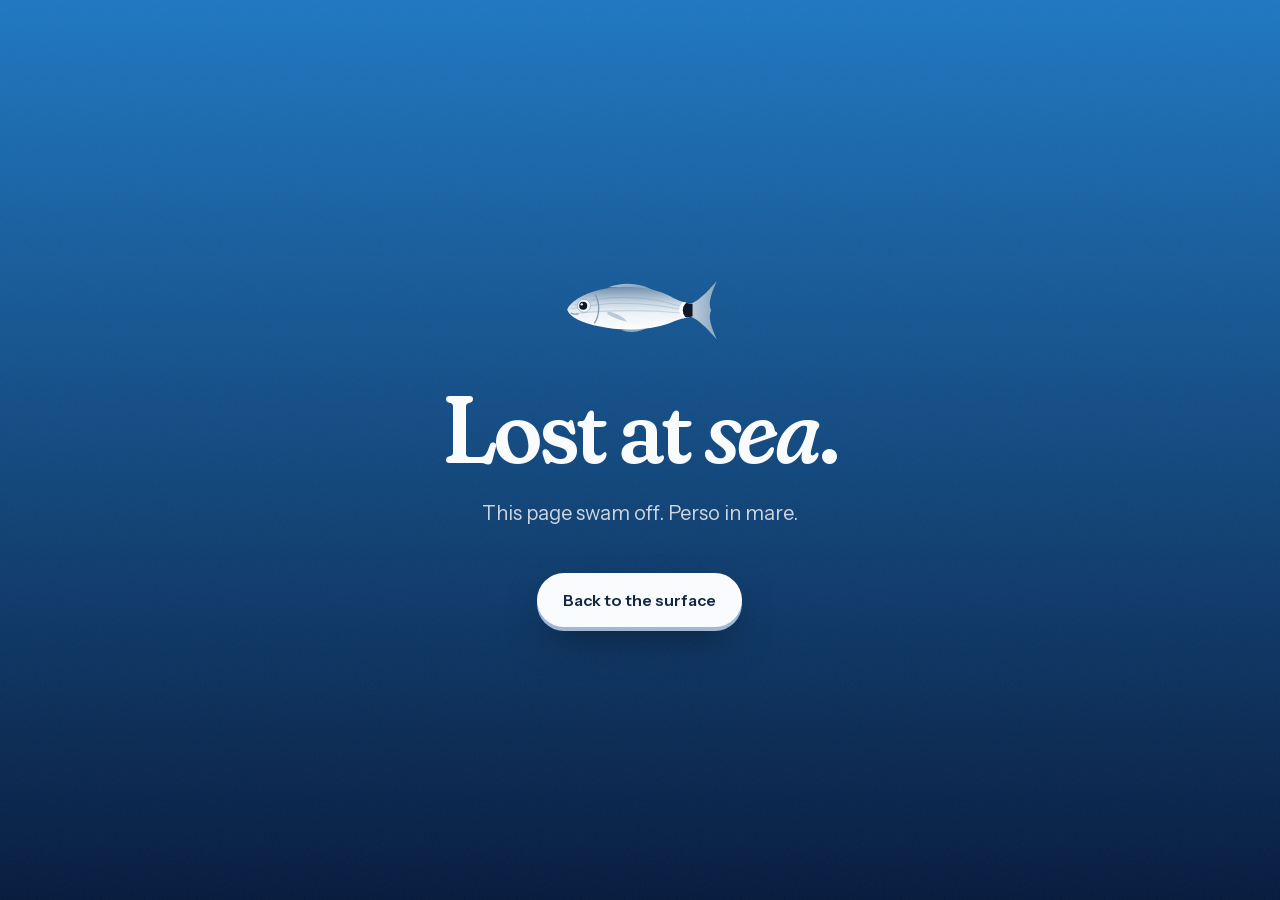
<file: 404/index.html>
<!DOCTYPE html><html lang="en" class="_9QN-6W_variable y8GLBW_variable _2zRBcW_variable"><head><meta charSet="utf-8"/><meta name="viewport" content="width=device-width, initial-scale=1"/><link rel="stylesheet" href="/_next/static/chunks/0g3l1as1nug8e.css" data-precedence="next"/><link rel="preload" as="script" fetchPriority="low" href="/_next/static/chunks/1x6obpmlu1_c2.js"/><script src="/_next/static/chunks/2r4s4h5xul1n-.js" async=""></script><script src="/_next/static/chunks/2khxl0v1q4i6n.js" async=""></script><script src="/_next/static/chunks/2alejdq4u0jg1.js" async=""></script><script src="/_next/static/chunks/turbopack-2c3mg3r-05n1w.js" async=""></script><script src="/_next/static/chunks/27gjg8e11zukd.js" async=""></script><meta name="robots" content="noindex"/><meta name="next-size-adjust" content=""/><title>Lost at sea — Oblada</title><link rel="icon" href="/icon.svg?icon.1d4a32yzn9dx0.svg" sizes="any" type="image/svg+xml"/><script src="/_next/static/chunks/0cz1d0mv5g_q7.js" noModule=""></script></head><body style="min-height:100vh;display:grid;place-items:center;text-align:center;padding:24px;color:var(--foam);background:linear-gradient(var(--w3), var(--w5))"><div hidden=""><!--$--><!--/$--></div><div><svg viewBox="0 0 200 92" aria-hidden="true" style="width:160px;transform:scaleX(-1)"><defs><linearGradient id="lost-fish-skin" x1="0" y1="0" x2="0" y2="1"><stop offset="0" stop-color="#6f8eab"></stop><stop offset=".38" stop-color="#c9d8e6"></stop><stop offset=".62" stop-color="#eef4fa"></stop><stop offset="1" stop-color="#ffffff"></stop></linearGradient><linearGradient id="lost-fish-fin" x1="0" y1="0" x2="1" y2="0"><stop offset="0" stop-color="#8aa6c0"></stop><stop offset="1" stop-color="#c3d3e2"></stop></linearGradient><clipPath id="lost-fish-clip"><path d="M34 38.5 C44 37.5 52 35 62 29 C82 18 120 13 150 21 C172 26 188 37 191 46 C188 55 172 63 150 67 C120 74 84 70 64 63 C54 59 44 55.5 34 54.5 Z"></path></clipPath></defs><path d="M78 25 C92 14 118 9 140 18 C120 17 100 20 84 27 Z" fill="url(#lost-fish-fin)" opacity=".85"></path><path d="M86 66 C98 74 112 76 124 71 C110 70 98 68 88 63 Z" fill="#a9bed2" opacity=".8"></path><path d="M40 40 C28 36 18 26 4 10 C12 28 15 39 11 46.5 C15 54 12 65 4 83 C18 67 28 57 40 53 Z" fill="url(#lost-fish-fin)"></path><path d="M34 38.5 C44 37.5 52 35 62 29 C82 18 120 13 150 21 C172 26 188 37 191 46 C188 55 172 63 150 67 C120 74 84 70 64 63 C54 59 44 55.5 34 54.5 Z" fill="url(#lost-fish-skin)"></path><g clip-path="url(#lost-fish-clip)"><g fill="none" stroke="#56718c" stroke-opacity=".22" stroke-width="1.3"><path d="M48 42 C90 28 140 26 182 40"></path><path d="M46 46 C92 36 142 35 186 45"></path><path d="M48 50 C92 46 140 46 184 51"></path></g><ellipse cx="38" cy="46.5" rx="13" ry="13.5" fill="#ffffff"></ellipse><ellipse cx="37" cy="46.5" rx="9.5" ry="11" fill="#0b1426"></ellipse></g><path d="M156 27 C150 37 150 52 157 63" fill="none" stroke="#7d97b0" stroke-width="1.6"></path><path d="M140 48 C128 50 120 56 116 61 C126 59 135 55 141 51 Z" fill="#b8cadb"></path><circle cx="170" cy="41" r="8.2" fill="#f4f8fc" stroke="#9fb4c8" stroke-width="1.2"></circle><circle cx="171" cy="41" r="5" fill="#0b1426"></circle><circle cx="172.8" cy="39.2" r="1.5" fill="#ffffff"></circle><path d="M186 50 C183 52 180 52 177 51" fill="none" stroke="#7d97b0" stroke-width="1.3" stroke-linecap="round"></path></svg><h1 style="font-size:clamp(48px, 9vw, 96px);margin-top:24px">Lost at <em>sea</em>.</h1><p style="font-size:20px;opacity:0.8">This page swam off. Perso in mare.</p><a class="btn btn-light" style="margin-top:24px" href="/">Back to the surface</a></div><script id="_R_">(globalThis["TURBOPACK"] || (globalThis["TURBOPACK"] = [])).push({"otherChunks":["static/chunks/1x6obpmlu1_c2.js","static/chunks/2r4s4h5xul1n-.js","static/chunks/2khxl0v1q4i6n.js","static/chunks/2alejdq4u0jg1.js"],"runtimeModuleIds":[94553]});</script><script src="/_next/static/chunks/1x6obpmlu1_c2.js" async=""></script><script>(self.__next_f=self.__next_f||[]).push([0])</script><script>self.__next_f.push([1,"1:\"$Sreact.fragment\"\n2:\"/_next/static/chunks/27gjg8e11zukd.js\"\n3:I[22016,[\"$2\"],\"\"]\n5:I[39756,[\"$2\"],\"default\"]\n6:I[37457,[\"$2\"],\"default\"]\n9:I[97367,[\"$2\"],\"OutletBoundary\"]\na:\"$Sreact.suspense\"\nc:\"ViewportBoundary\"\nd:I[97367,[\"$2\"],\"$c\"]\nf:\"MetadataBoundary\"\n10:I[97367,[\"$2\"],\"$f\"]\n12:I[68027,[],\"default\",1]\n:HL[\"/_next/static/chunks/0g3l1as1nug8e.css\",\"style\"]\n7:X\n8:[[\"children\",{\"s\":\"__PAGE__\",\"h\":512,\"d\":{\"r\":[\"$\",\"$1\",\"c\",{\"children\":[null,null,[\"$\",\"$L9\",null,{\"children\":[\"$\",\"$a\",null,{\"name\":\"Next.MetadataOutlet\",\"children\":\"$@b\"}]}]]}],\"p\":false,\"v\":null}}]]\n4:[[\"children\",{\"s\":\"/_not-found\",\"h\":512,\"d\":{\"r\":[\"$\",\"$1\",\"c\",{\"children\":[null,[\"$\",\"$L5\",null,{\"parallelRouterKey\":\"children\",\"error\":\"$undefined\",\"errorStyles\":\"$undefined\",\"errorScripts\":\"$undefined\",\"template\":[\"$\",\"$L6\",null,{}],\"templateStyles\":\"$undefined\",\"templateScripts\":\"$undefined\",\"notFound\":\"$undefined\",\"forbidden\":\"$undefined\",\"unauthorized\":\"$undefined\"}]]}],\"p\":false,\"v\":\"$7\"},\"c\":\"$Q8\"}]]\n"])</script><script>self.__next_f.push([1,"0:{\"P\":null,\"c\":[\"\",\"_not-found\",\"\"],\"q\":\"\",\"i\":false,\"t\":{\"t\":{\"s\":\"\",\"h\":528,\"d\":{\"r\":[\"$\",\"$1\",\"c\",{\"children\":[[[\"$\",\"link\",\"0\",{\"rel\":\"stylesheet\",\"href\":\"/_next/static/chunks/0g3l1as1nug8e.css\",\"precedence\":\"next\",\"crossOrigin\":\"$undefined\",\"nonce\":\"$undefined\"}],[\"$\",\"script\",\"script-0\",{\"src\":\"/_next/static/chunks/27gjg8e11zukd.js\",\"async\":true,\"nonce\":\"$undefined\"}]],[\"$\",\"html\",null,{\"lang\":\"en\",\"className\":\"_9QN-6W_variable y8GLBW_variable _2zRBcW_variable\",\"children\":[\"$\",\"body\",null,{\"style\":{\"minHeight\":\"100vh\",\"display\":\"grid\",\"placeItems\":\"center\",\"textAlign\":\"center\",\"padding\":24,\"color\":\"var(--foam)\",\"background\":\"linear-gradient(var(--w3), var(--w5))\"},\"children\":[\"$\",\"div\",null,{\"children\":[[\"$\",\"svg\",null,{\"viewBox\":\"0 0 200 92\",\"aria-hidden\":true,\"style\":{\"width\":160,\"transform\":\"scaleX(-1)\"},\"children\":[[\"$\",\"defs\",null,{\"children\":[[\"$\",\"linearGradient\",null,{\"id\":\"lost-fish-skin\",\"x1\":\"0\",\"y1\":\"0\",\"x2\":\"0\",\"y2\":\"1\",\"children\":[[\"$\",\"stop\",null,{\"offset\":\"0\",\"stopColor\":\"#6f8eab\"}],[\"$\",\"stop\",null,{\"offset\":\".38\",\"stopColor\":\"#c9d8e6\"}],[\"$\",\"stop\",null,{\"offset\":\".62\",\"stopColor\":\"#eef4fa\"}],[\"$\",\"stop\",null,{\"offset\":\"1\",\"stopColor\":\"#ffffff\"}]]}],[\"$\",\"linearGradient\",null,{\"id\":\"lost-fish-fin\",\"x1\":\"0\",\"y1\":\"0\",\"x2\":\"1\",\"y2\":\"0\",\"children\":[[\"$\",\"stop\",null,{\"offset\":\"0\",\"stopColor\":\"#8aa6c0\"}],[\"$\",\"stop\",null,{\"offset\":\"1\",\"stopColor\":\"#c3d3e2\"}]]}],[\"$\",\"clipPath\",null,{\"id\":\"lost-fish-clip\",\"children\":[\"$\",\"path\",null,{\"d\":\"M34 38.5 C44 37.5 52 35 62 29 C82 18 120 13 150 21 C172 26 188 37 191 46 C188 55 172 63 150 67 C120 74 84 70 64 63 C54 59 44 55.5 34 54.5 Z\"}]}]]}],[\"$\",\"path\",null,{\"d\":\"M78 25 C92 14 118 9 140 18 C120 17 100 20 84 27 Z\",\"fill\":\"url(#lost-fish-fin)\",\"opacity\":\".85\"}],[\"$\",\"path\",null,{\"d\":\"M86 66 C98 74 112 76 124 71 C110 70 98 68 88 63 Z\",\"fill\":\"#a9bed2\",\"opacity\":\".8\"}],[\"$\",\"path\",null,{\"d\":\"M40 40 C28 36 18 26 4 10 C12 28 15 39 11 46.5 C15 54 12 65 4 83 C18 67 28 57 40 53 Z\",\"fill\":\"url(#lost-fish-fin)\"}],[\"$\",\"path\",null,{\"d\":\"M34 38.5 C44 37.5 52 35 62 29 C82 18 120 13 150 21 C172 26 188 37 191 46 C188 55 172 63 150 67 C120 74 84 70 64 63 C54 59 44 55.5 34 54.5 Z\",\"fill\":\"url(#lost-fish-skin)\"}],[\"$\",\"g\",null,{\"clipPath\":\"url(#lost-fish-clip)\",\"children\":[[\"$\",\"g\",null,{\"fill\":\"none\",\"stroke\":\"#56718c\",\"strokeOpacity\":\".22\",\"strokeWidth\":\"1.3\",\"children\":[[\"$\",\"path\",null,{\"d\":\"M48 42 C90 28 140 26 182 40\"}],[\"$\",\"path\",null,{\"d\":\"M46 46 C92 36 142 35 186 45\"}],[\"$\",\"path\",null,{\"d\":\"M48 50 C92 46 140 46 184 51\"}]]}],[\"$\",\"ellipse\",null,{\"cx\":\"38\",\"cy\":\"46.5\",\"rx\":\"13\",\"ry\":\"13.5\",\"fill\":\"#ffffff\"}],[\"$\",\"ellipse\",null,{\"cx\":\"37\",\"cy\":\"46.5\",\"rx\":\"9.5\",\"ry\":\"11\",\"fill\":\"#0b1426\"}]]}],[\"$\",\"path\",null,{\"d\":\"M156 27 C150 37 150 52 157 63\",\"fill\":\"none\",\"stroke\":\"#7d97b0\",\"strokeWidth\":\"1.6\"}],[\"$\",\"path\",null,{\"d\":\"M140 48 C128 50 120 56 116 61 C126 59 135 55 141 51 Z\",\"fill\":\"#b8cadb\"}],[\"$\",\"circle\",null,{\"cx\":\"170\",\"cy\":\"41\",\"r\":\"8.2\",\"fill\":\"#f4f8fc\",\"stroke\":\"#9fb4c8\",\"strokeWidth\":\"1.2\"}],[\"$\",\"circle\",null,{\"cx\":\"171\",\"cy\":\"41\",\"r\":\"5\",\"fill\":\"#0b1426\"}],[\"$\",\"circle\",null,{\"cx\":\"172.8\",\"cy\":\"39.2\",\"r\":\"1.5\",\"fill\":\"#ffffff\"}],[\"$\",\"path\",null,{\"d\":\"M186 50 C183 52 180 52 177 51\",\"fill\":\"none\",\"stroke\":\"#7d97b0\",\"strokeWidth\":\"1.3\",\"strokeLinecap\":\"round\"}]]}],[\"$\",\"h1\",null,{\"style\":{\"fontSize\":\"clamp(48px, 9vw, 96px)\",\"marginTop\":24},\"children\":[\"Lost at \",[\"$\",\"em\",null,{\"children\":\"sea\"}],\".\"]}],[\"$\",\"p\",null,{\"style\":{\"fontSize\":20,\"opacity\":0.8},\"children\":\"This page swam off. Perso in mare.\"}],[\"$\",\"$L3\",null,{\"className\":\"btn btn-light\",\"href\":\"/\",\"style\":{\"marginTop\":24},\"children\":\"Back to the surface\"}]]}]}]}]]}],\"p\":false,\"v\":null},\"c\":\"$Q4\"},\"h\":{\"r\":[\"$\",\"$1\",\"h\",{\"children\":[[\"$\",\"meta\",null,{\"name\":\"robots\",\"content\":\"noindex\"}],[\"$\",\"$Ld\",null,{\"children\":\"$Le\"}],[\"$\",\"$L10\",null,{\"children\":[[\"$\",\"div\",null,{\"hidden\":true,\"children\":[\"$\",\"$a\",null,{\"name\":\"Next.Metadata\",\"children\":\"$L11\"}]}],null]}],[\"$\",\"meta\",null,{\"name\":\"next-size-adjust\",\"content\":\"\"}]]}],\"p\":false,\"v\":null}},\"m\":\"$undefined\",\"G\":[\"$12\",[]],\"S\":true,\"r\":\"$undefined\",\"s\":\"$undefined\",\"a\":\"$undefined\",\"l\":\"$undefined\",\"p\":\"$undefined\",\"d\":\"$undefined\",\"b\":\"V8TB_v93G38_t-RMkBeM4\"}\n"])</script><script>self.__next_f.push([1,"7:C\ne:[[\"$\",\"meta\",\"0\",{\"charSet\":\"utf-8\"}],[\"$\",\"meta\",\"1\",{\"name\":\"viewport\",\"content\":\"width=device-width, initial-scale=1\"}]]\n"])</script><script>self.__next_f.push([1,"13:I[27201,[\"$2\"],\"IconMark\"]\nb:null\n11:[[\"$\",\"title\",\"0\",{\"children\":\"Lost at sea — Oblada\"}],[\"$\",\"link\",\"1\",{\"rel\":\"icon\",\"href\":\"/icon.svg?icon.1d4a32yzn9dx0.svg\",\"sizes\":\"any\",\"type\":\"image/svg+xml\"}],[\"$\",\"$L13\",\"2\",{}]]\n"])</script></body></html>
</file>
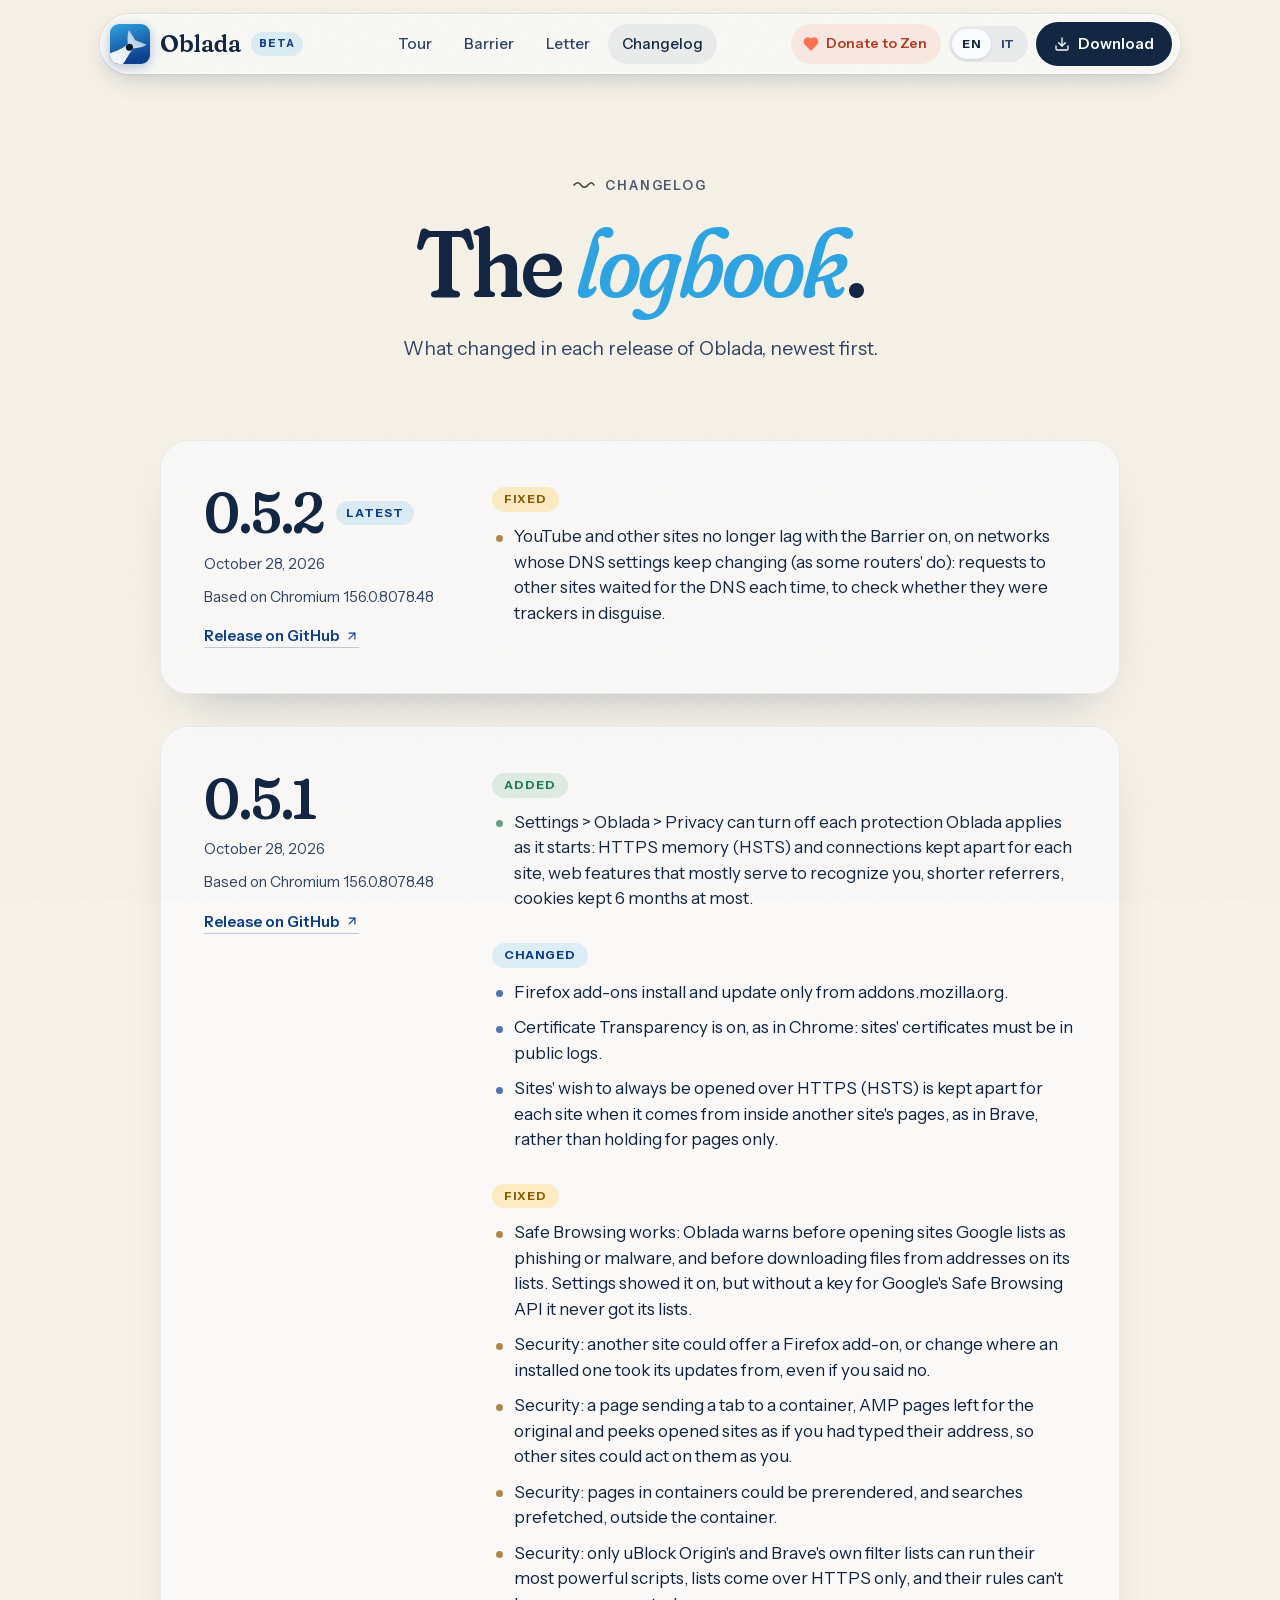
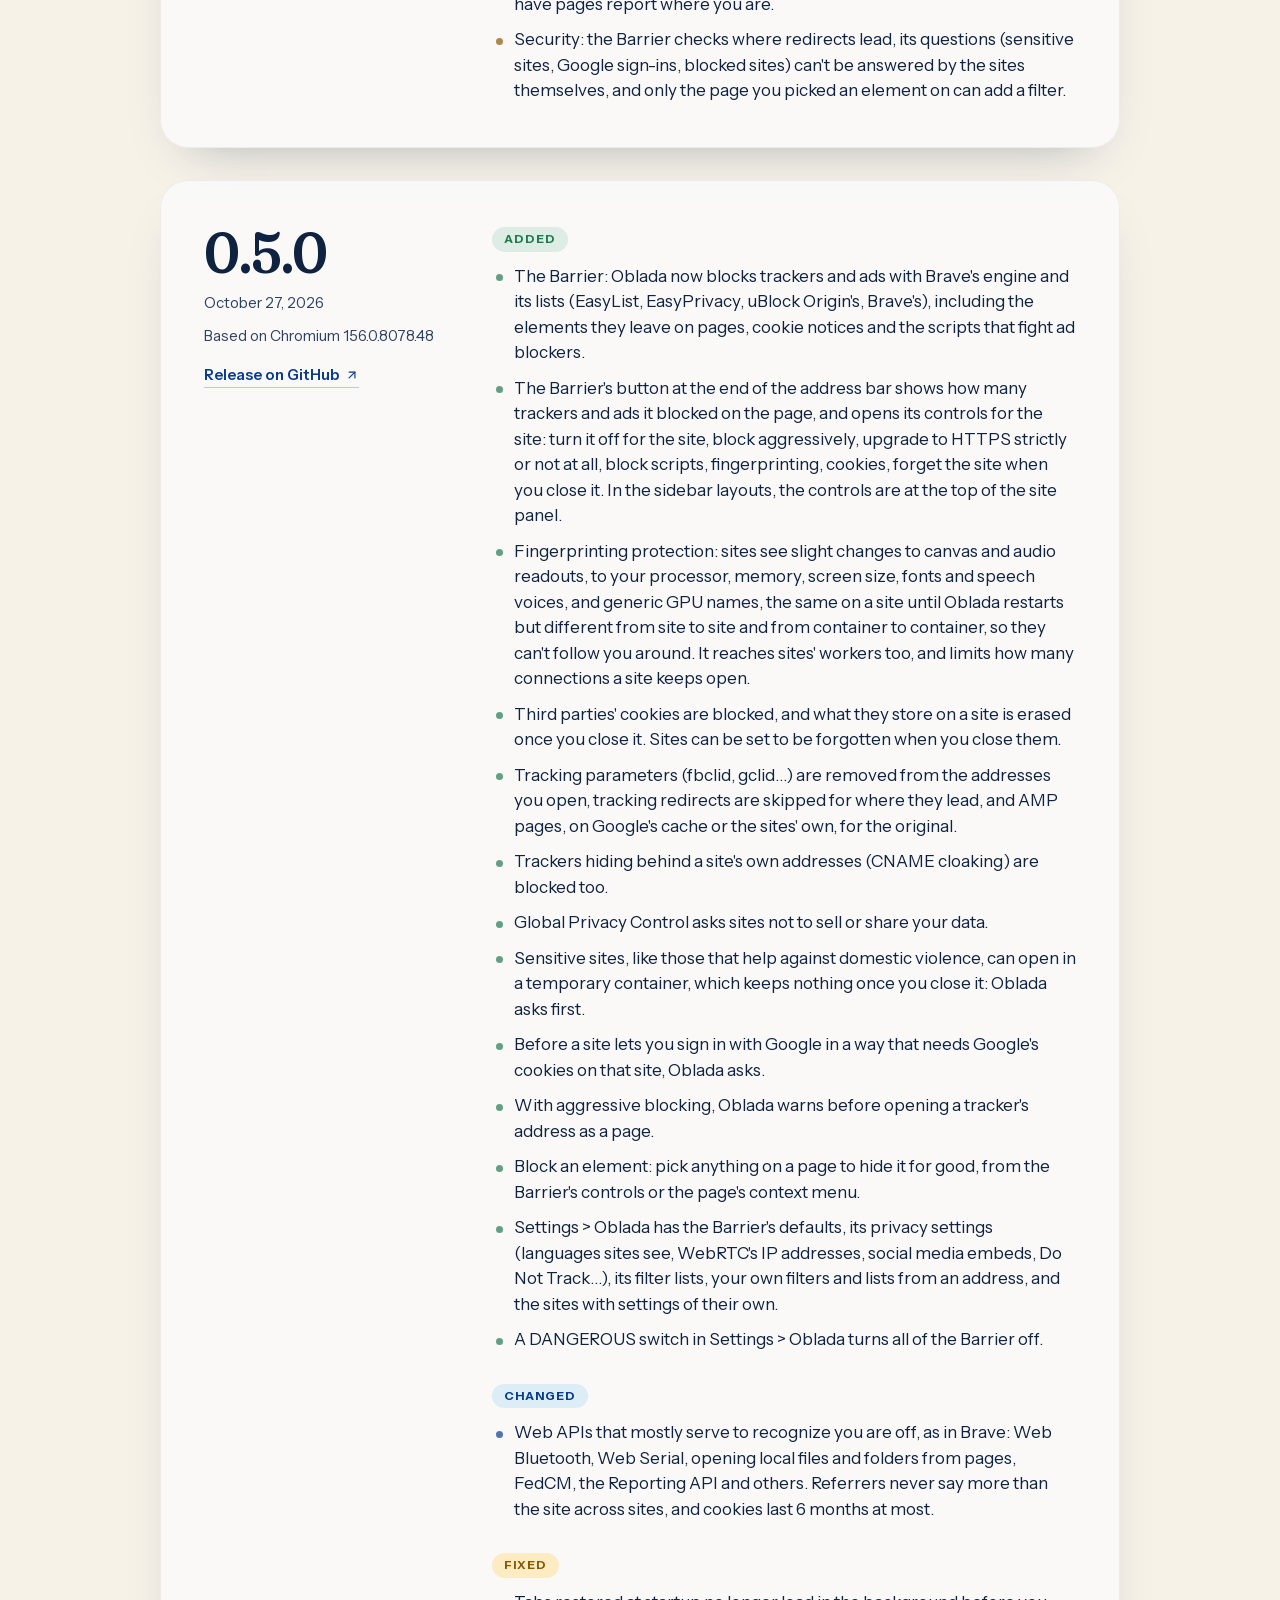
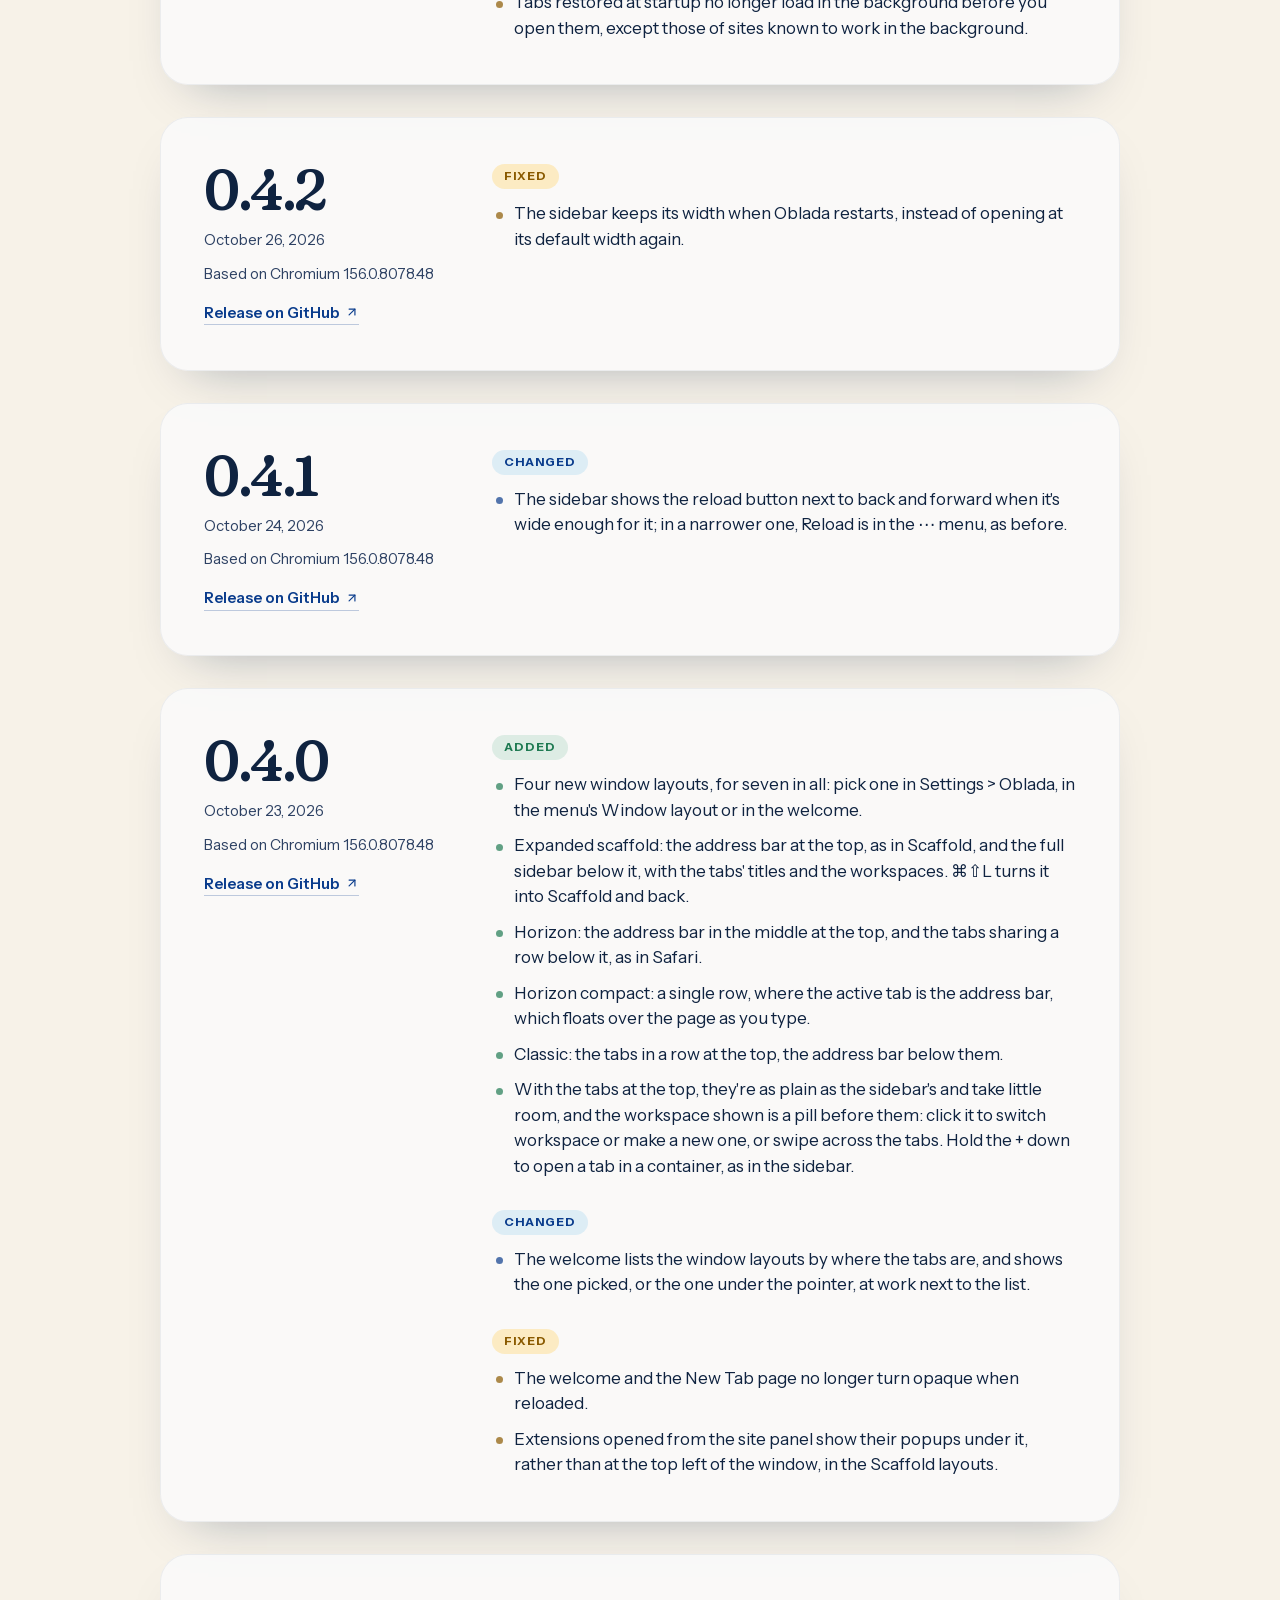
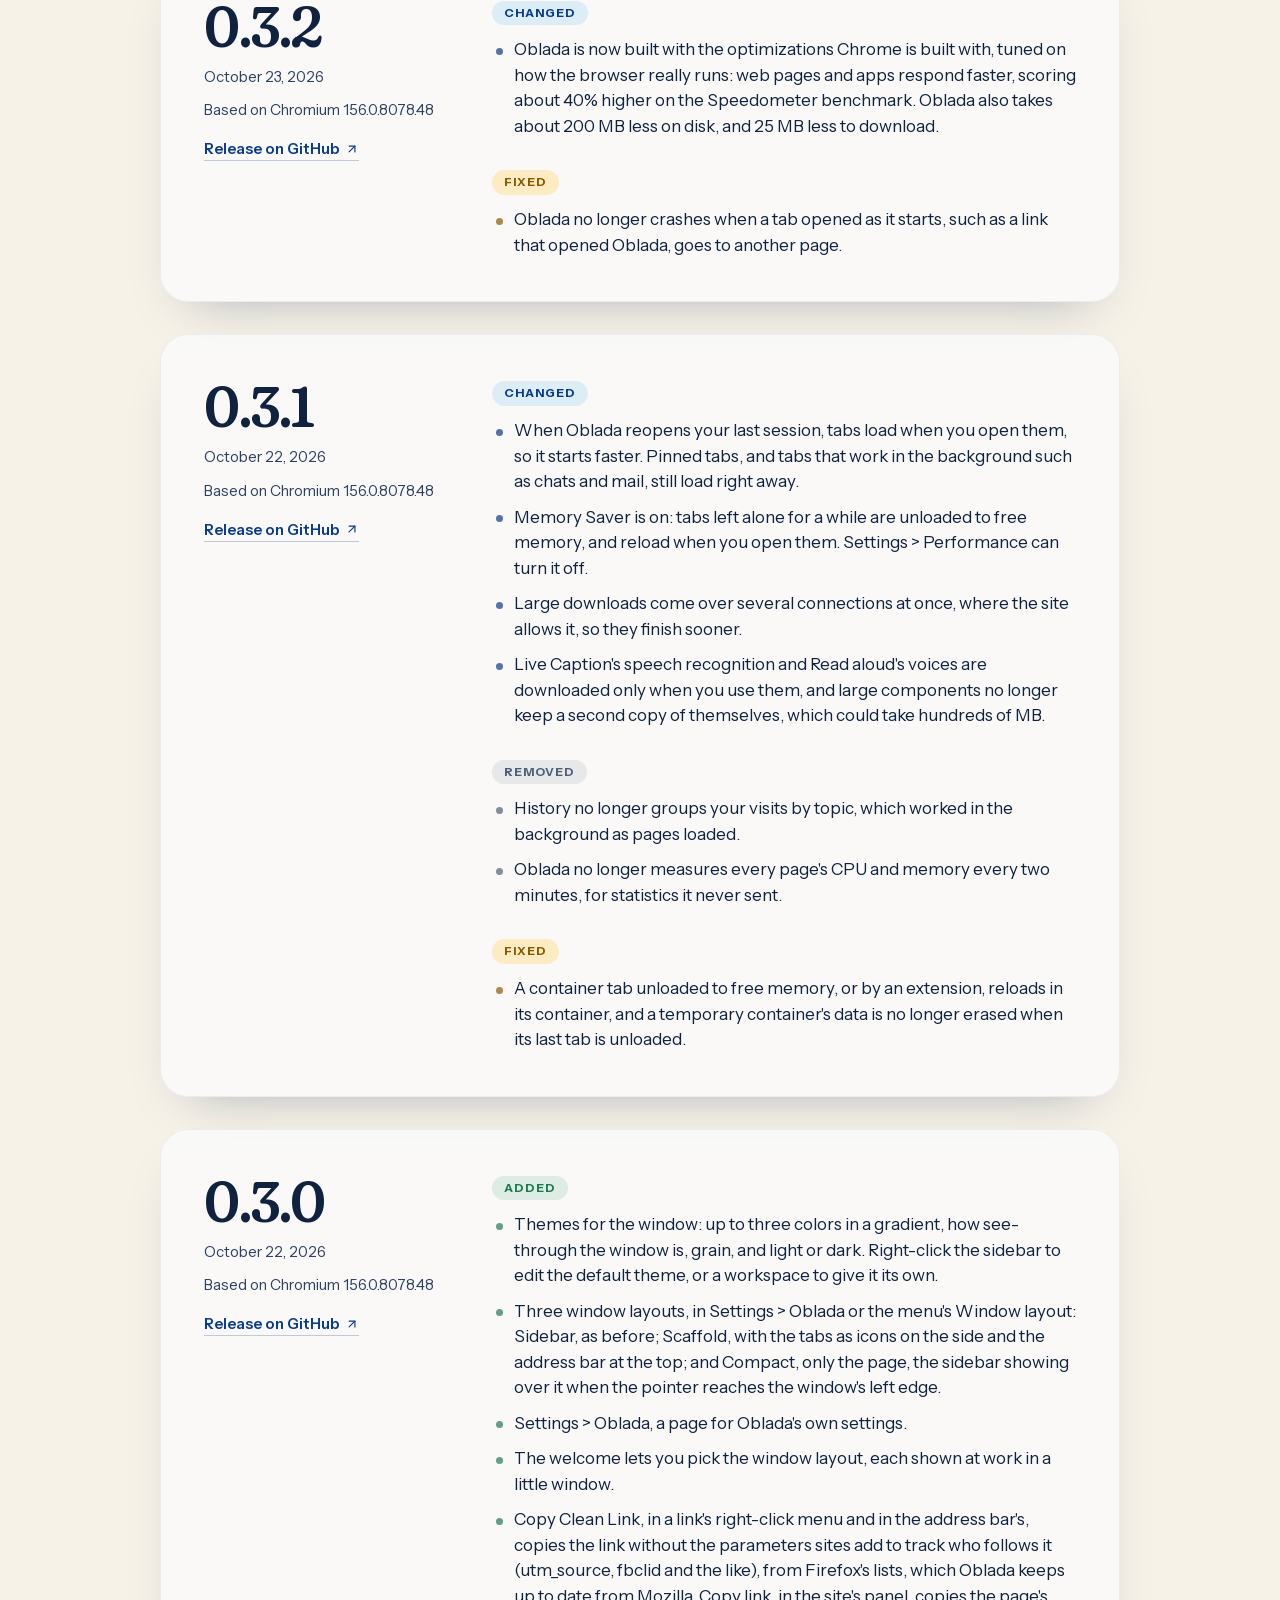
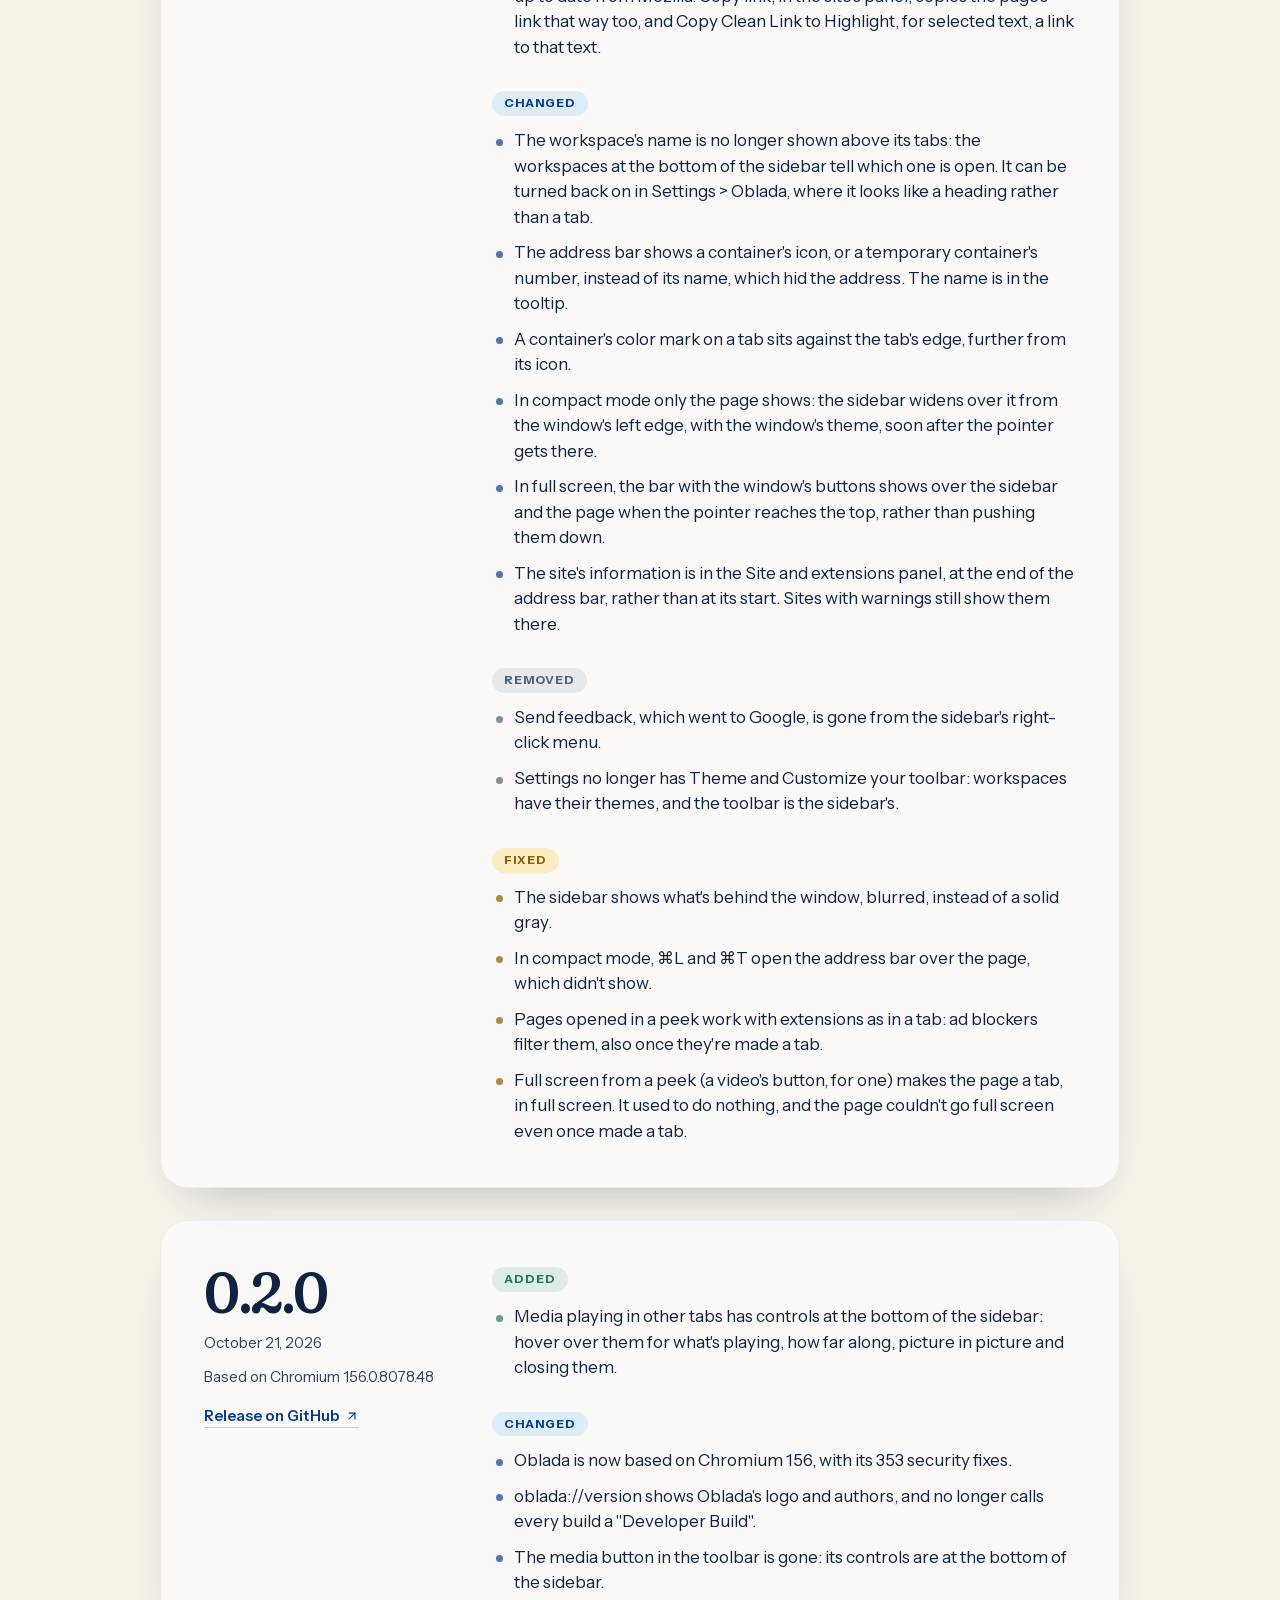
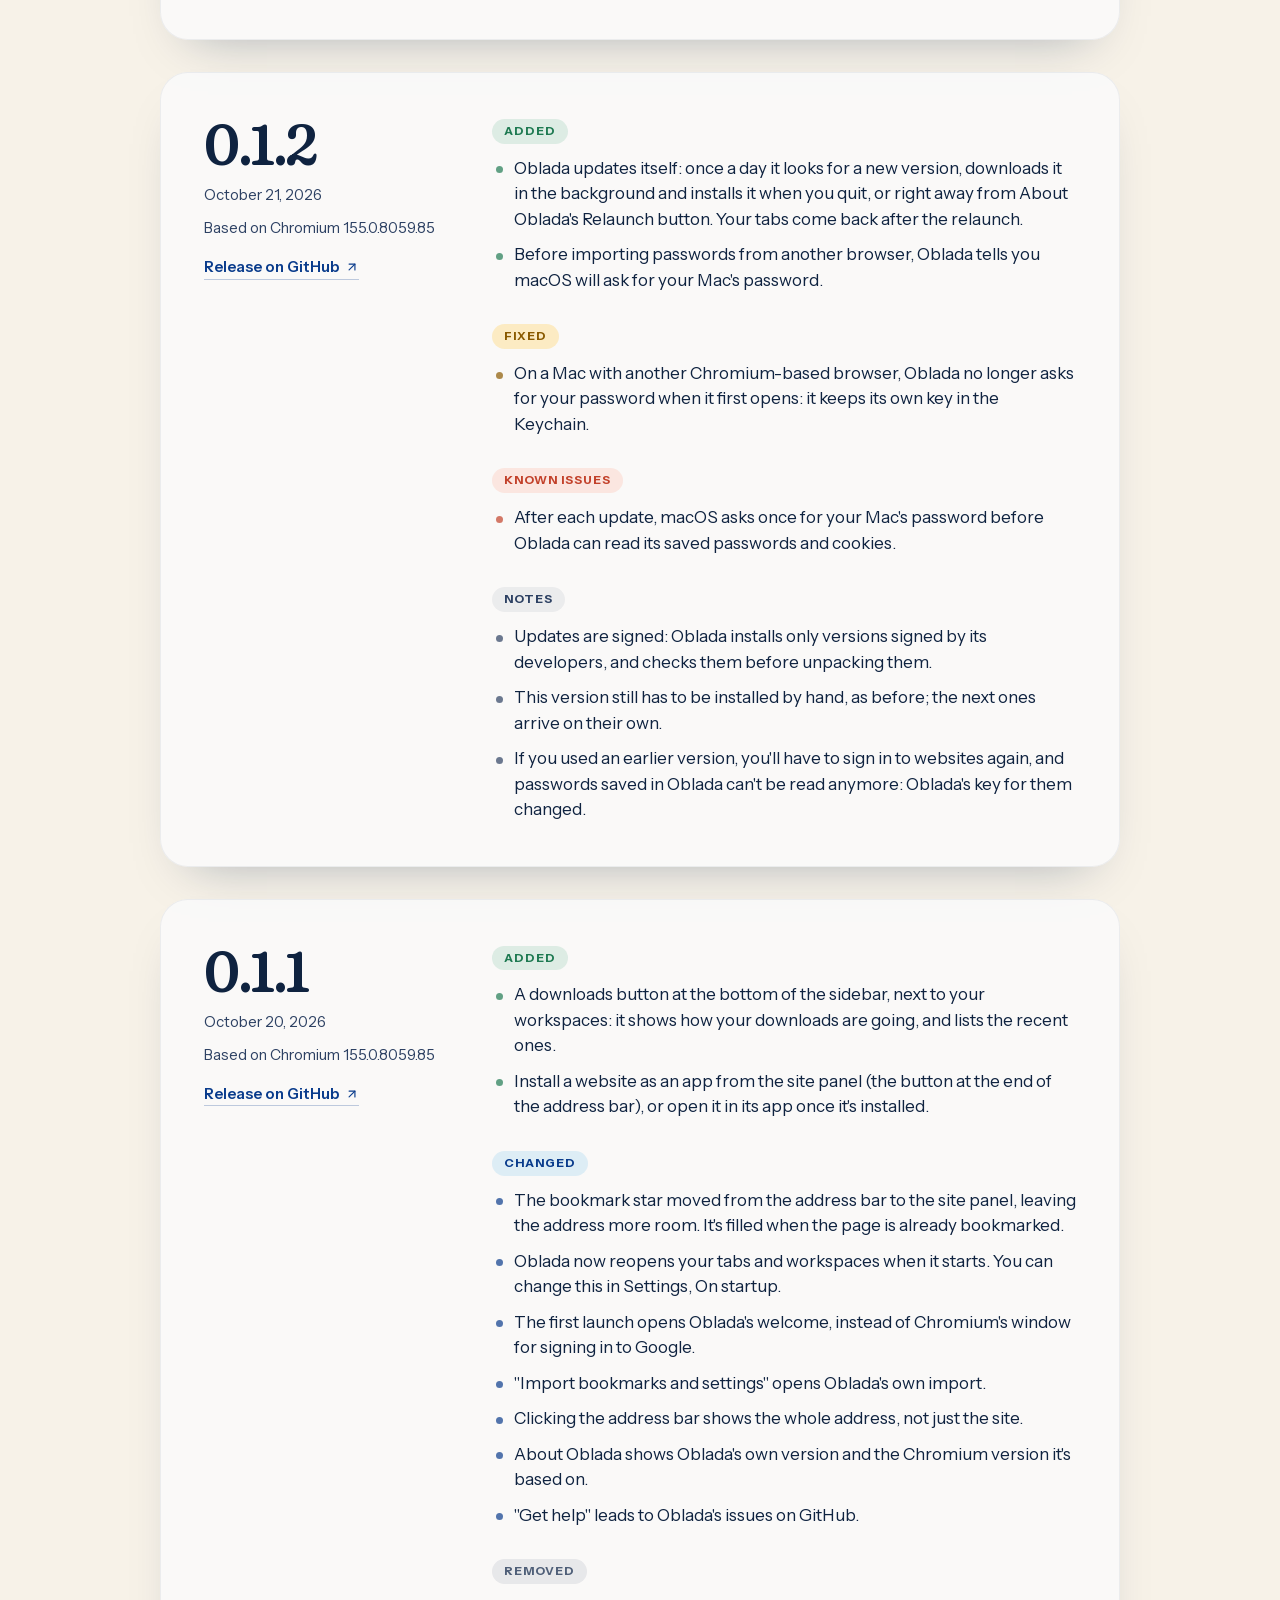
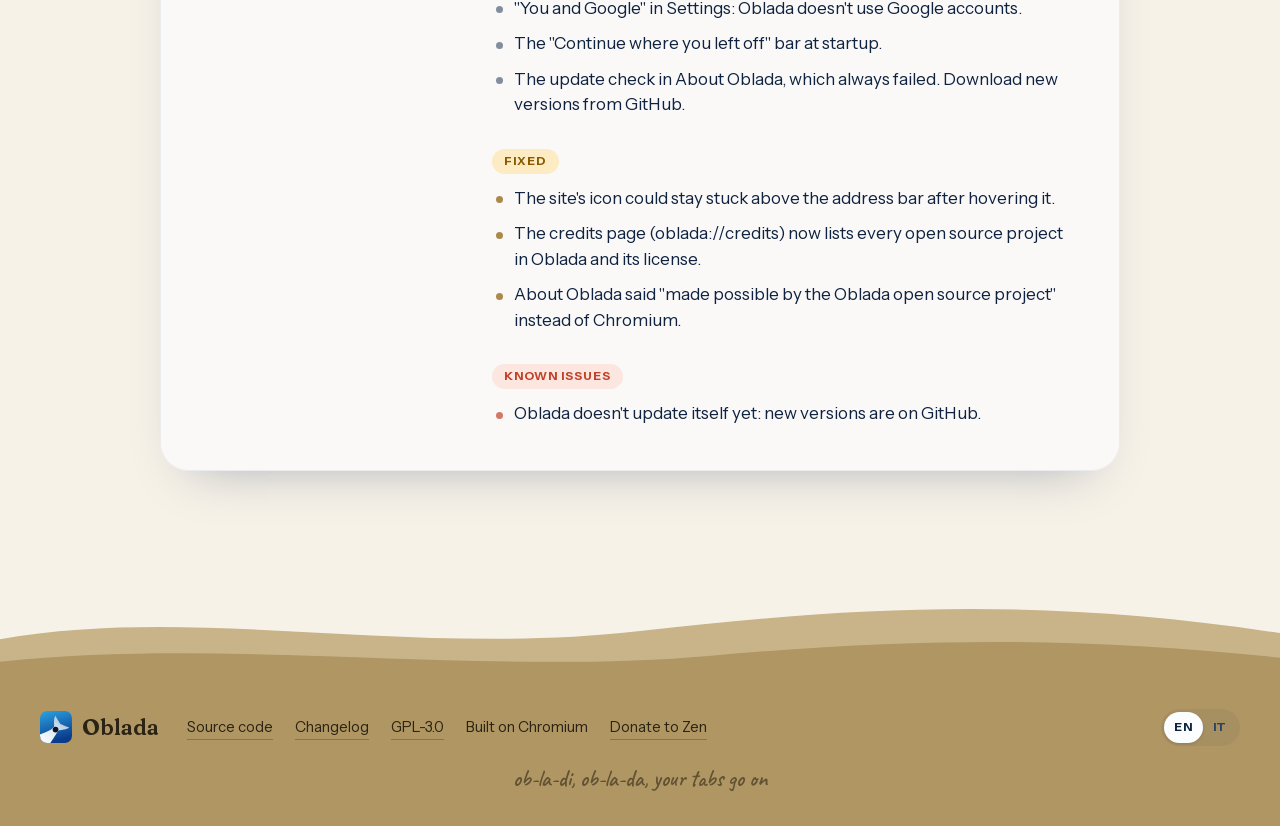
<file: changelog/index.html>
<!DOCTYPE html><html lang="en" class="_9QN-6W_variable y8GLBW_variable _2zRBcW_variable"><head><meta charSet="utf-8"/><meta name="viewport" content="width=device-width, initial-scale=1"/><link rel="preload" href="/_next/static/media/54fc36028e2bb174-s.p.20jfceqj9zyw9.woff2" as="font" crossorigin="" type="font/woff2"/><link rel="preload" href="/_next/static/media/66b33cc02d8f8b9d-s.p.3slq8sz4zhb1g.woff2" as="font" crossorigin="" type="font/woff2"/><link rel="preload" href="/_next/static/media/6b186f06197624ff-s.p.171shbaxyastj.woff2" as="font" crossorigin="" type="font/woff2"/><link rel="preload" href="/_next/static/media/a85fe84266768609-s.p.0h6ig86gwutp4.woff2" as="font" crossorigin="" type="font/woff2"/><link rel="stylesheet" href="/_next/static/chunks/0g3l1as1nug8e.css" data-precedence="next"/><link rel="stylesheet" href="/_next/static/chunks/3vwbcdov-0ef_.css" data-precedence="next"/><link rel="preload" as="script" fetchPriority="low" href="/_next/static/chunks/1x6obpmlu1_c2.js"/><script src="/_next/static/chunks/2r4s4h5xul1n-.js" async=""></script><script src="/_next/static/chunks/2khxl0v1q4i6n.js" async=""></script><script src="/_next/static/chunks/2alejdq4u0jg1.js" async=""></script><script src="/_next/static/chunks/turbopack-2c3mg3r-05n1w.js" async=""></script><script src="/_next/static/chunks/0umf92h1sb77c.js" async=""></script><script src="/_next/static/chunks/1dmlk6nw-gnpj.js" async=""></script><meta name="next-size-adjust" content=""/><meta name="theme-color" content="#f7f2e8"/><title>Changelog — Oblada</title><meta name="description" content="What&#x27;s new in each release of Oblada, the Chromium web browser with Zen&#x27;s sidebar, Firefox&#x27;s containers, Brave&#x27;s protection from trackers and add-ons from both stores."/><meta name="application-name" content="Oblada"/><link rel="canonical" href="https://oblada-browser.github.io/changelog/"/><link rel="alternate" hrefLang="en" href="https://oblada-browser.github.io/changelog/"/><link rel="alternate" hrefLang="it" href="https://oblada-browser.github.io/it/changelog/"/><link rel="alternate" hrefLang="x-default" href="https://oblada-browser.github.io/changelog/"/><meta property="og:title" content="Changelog — Oblada"/><meta property="og:description" content="What&#x27;s new in each release of Oblada, the Chromium web browser with Zen&#x27;s sidebar, Firefox&#x27;s containers, Brave&#x27;s protection from trackers and add-ons from both stores."/><meta property="og:url" content="https://oblada-browser.github.io/changelog/"/><meta property="og:site_name" content="Oblada"/><meta property="og:locale" content="en_US"/><meta property="og:image" content="https://oblada-browser.github.io/changelog/card.png"/><meta property="og:image:type" content="image/png"/><meta property="og:image:width" content="1200"/><meta property="og:image:height" content="630"/><meta property="og:image:alt" content="Changelog — Oblada"/><meta property="og:locale:alternate" content="it_IT"/><meta property="og:type" content="website"/><meta name="twitter:card" content="summary_large_image"/><meta name="twitter:title" content="Changelog — Oblada"/><meta name="twitter:description" content="What&#x27;s new in each release of Oblada, the Chromium web browser with Zen&#x27;s sidebar, Firefox&#x27;s containers, Brave&#x27;s protection from trackers and add-ons from both stores."/><meta name="twitter:image" content="https://oblada-browser.github.io/changelog/card.png"/><meta name="twitter:image:alt" content="Changelog — Oblada"/><meta name="twitter:image:type" content="image/png"/><meta name="twitter:image:width" content="1200"/><meta name="twitter:image:height" content="630"/><link rel="icon" href="/icon.svg?icon.1d4a32yzn9dx0.svg" sizes="any" type="image/svg+xml"/><script src="/_next/static/chunks/0cz1d0mv5g_q7.js" noModule=""></script></head><body><div hidden=""><!--$--><!--/$--></div><header class="J3RBGq_nav"><a class="J3RBGq_brand" href="/"><svg viewBox="100 100 824 824" aria-hidden="true" class="J3RBGq_logo"><defs><linearGradient id="nav-logo-sea" x1="0" y1="0" x2=".3" y2="1"><stop offset="0" stop-color="#2ba3e3"></stop><stop offset="1" stop-color="#0a3c8c"></stop></linearGradient><linearGradient id="nav-logo-silver" gradientUnits="userSpaceOnUse" x1="200" y1="800" x2="700" y2="300"><stop offset="0" stop-color="#f4f8fc"></stop><stop offset=".5" stop-color="#dfe9f3"></stop><stop offset="1" stop-color="#a3c3df"></stop></linearGradient><clipPath id="nav-logo-squircle"><rect x="100" y="100" width="824" height="824" rx="185"></rect></clipPath><clipPath id="nav-logo-fish"><path d="M -505.5 1072.5 L 3.4 754.8 C 27.1 739.9 51.9 726.8 77.3 715.0 C 103.6 702.8 130.5 692.0 157.5 681.6 C 185.6 670.8 213.8 660.4 241.7 649.1 C 270.0 637.7 298.1 625.4 325.2 611.3 C 352.0 597.3 378.0 581.3 402.0 562.9 C 425.7 544.7 447.6 524.0 466.8 501.1 C 461.4 431.3 452.9 293.7 492.8 222.8 C 546.9 313.8 600.4 397.9 622.7 433.6 C 661.7 449.3 753.8 487.4 852.9 524.9 C 789.9 576.5 652.9 592.0 583.2 598.9 C 562.3 623.8 542.7 650.0 524.3 676.9 C 505.5 704.6 487.8 733.0 470.3 761.6 C 452.4 791.1 434.7 820.8 416.2 849.9 C 397.4 879.4 377.8 908.5 356.4 936.1 C 335.1 963.7 311.9 989.9 286.5 1013.8 C 261.4 1037.4 234.0 1058.7 204.8 1077.0 L -303.9 1395.2 -505.5 1072.5 Z"></path></clipPath></defs><rect x="100" y="100" width="824" height="824" rx="185" fill="url(#nav-logo-sea)"></rect><g clip-path="url(#nav-logo-squircle)"><path d="M -505.5 1072.5 L 3.4 754.8 C 27.1 739.9 51.9 726.8 77.3 715.0 C 103.6 702.8 130.5 692.0 157.5 681.6 C 185.6 670.8 213.8 660.4 241.7 649.1 C 270.0 637.7 298.1 625.4 325.2 611.3 C 352.0 597.3 378.0 581.3 402.0 562.9 C 425.7 544.7 447.6 524.0 466.8 501.1 C 461.4 431.3 452.9 293.7 492.8 222.8 C 546.9 313.8 600.4 397.9 622.7 433.6 C 661.7 449.3 753.8 487.4 852.9 524.9 C 789.9 576.5 652.9 592.0 583.2 598.9 C 562.3 623.8 542.7 650.0 524.3 676.9 C 505.5 704.6 487.8 733.0 470.3 761.6 C 452.4 791.1 434.7 820.8 416.2 849.9 C 397.4 879.4 377.8 908.5 356.4 936.1 C 335.1 963.7 311.9 989.9 286.5 1013.8 C 261.4 1037.4 234.0 1058.7 204.8 1077.0 L -303.9 1395.2 -505.5 1072.5 Z" fill="url(#nav-logo-silver)"></path><g clip-path="url(#nav-logo-fish)" fill="none" stroke="#5f8fbf" stroke-opacity=".3" stroke-width="5" stroke-linecap="round"><path d="M 472.0 518.6 Q 480.6 377.6 513.0 256.5"></path><path d="M 486.3 530.6 Q 511.3 418.8 551.8 320.1"></path><path d="M 500.7 542.6 Q 539.3 455.5 586.1 375.2"></path><path d="M 515.0 554.7 Q 562.9 485.5 612.9 418.0"></path><path d="M 529.3 566.7 Q 597.7 510.0 661.2 449.2"></path><path d="M 543.7 578.7 Q 635.3 529.8 715.2 471.1"></path><path d="M 558.0 590.7 Q 679.1 552.1 780.6 497.0"></path></g><circle cx="500.3" cy="578.8" r="74" fill="#0b1426" clip-path="url(#nav-logo-fish)"></circle></g></svg><span>Oblada</span><small class="J3RBGq_beta" title="Oblada is in beta">beta</small></a><nav class="J3RBGq_links"><a href="/#tour">Tour</a><a href="/#barrier">Barrier</a><a href="/#letter">Letter</a><a aria-current="page" href="/changelog/">Changelog</a></nav><a class="J3RBGq_zen" href="https://zen-browser.app/donate" target="_blank" rel="noopener" aria-label="Donate to Zen" title="Donate to Zen"><svg viewBox="0 0 24 24" width="16" height="16" fill="none" stroke="currentColor" stroke-width="2" stroke-linecap="round" stroke-linejoin="round" aria-hidden="true"><path d="M19 14c1.49-1.46 3-3.21 3-5.5A5.5 5.5 0 0 0 16.5 3c-1.76 0-3 .5-4.5 2-1.5-1.5-2.74-2-4.5-2A5.5 5.5 0 0 0 2 8.5c0 2.3 1.5 4.05 3 5.5l7 7Z"></path></svg><span>Donate to Zen</span></a><span class="J3RBGq_langs " aria-label="Language"><a hrefLang="en" aria-current="true" href="/changelog/">EN</a><a hrefLang="it" href="/it/changelog/">IT</a></span><a class="J3RBGq_download" href="https://github.com/Oblada-Browser/oblada/releases/latest/download/Oblada-silicon.dmg" aria-label="Download"><svg viewBox="0 0 24 24" width="16" height="16" fill="none" stroke="currentColor" stroke-width="2" stroke-linecap="round" stroke-linejoin="round" aria-hidden="true"><path d="M21 15v4a2 2 0 0 1-2 2H5a2 2 0 0 1-2-2v-4"></path><path d="m7 10 5 5 5-5"></path><path d="M12 15V3"></path></svg><span>Download</span></a></header><main class="vZEU1q_page"><header class="wrap center vZEU1q_header"><p class="kicker">Changelog</p><h1>The <em>logbook</em>.</h1><p class="lede">What changed in each release of Oblada, newest first.</p></header><ol class="vZEU1q_releases"><li id="v0.5.2" class="vZEU1q_release"><header class="vZEU1q_about"><h2>0.5.2<span class="vZEU1q_latest">Latest</span></h2><p><time dateTime="2026-10-28">October 28, 2026</time></p><p>Based on Chromium<!-- --> <!-- -->156.0.8078.48</p><a href="https://github.com/Oblada-Browser/oblada/releases/tag/0.5.2">Release on GitHub<svg viewBox="0 0 24 24" width="16" height="16" fill="none" stroke="currentColor" stroke-width="2" stroke-linecap="round" stroke-linejoin="round" aria-hidden="true"><path d="M7 7h10v10"></path><path d="M7 17 17 7"></path></svg></a></header><div class="vZEU1q_lists" lang="en"><section class="vZEU1q_fixed"><h3 lang="en">Fixed</h3><ul><li>YouTube and other sites no longer lag with the Barrier on, on networks whose DNS settings keep changing (as some routers&#x27; do): requests to other sites waited for the DNS each time, to check whether they were trackers in disguise.</li></ul></section></div></li><li id="v0.5.1" class="vZEU1q_release"><header class="vZEU1q_about"><h2>0.5.1</h2><p><time dateTime="2026-10-28">October 28, 2026</time></p><p>Based on Chromium<!-- --> <!-- -->156.0.8078.48</p><a href="https://github.com/Oblada-Browser/oblada/releases/tag/0.5.1">Release on GitHub<svg viewBox="0 0 24 24" width="16" height="16" fill="none" stroke="currentColor" stroke-width="2" stroke-linecap="round" stroke-linejoin="round" aria-hidden="true"><path d="M7 7h10v10"></path><path d="M7 17 17 7"></path></svg></a></header><div class="vZEU1q_lists" lang="en"><section class="vZEU1q_added"><h3 lang="en">Added</h3><ul><li>Settings &gt; Oblada &gt; Privacy can turn off each protection Oblada applies as it starts: HTTPS memory (HSTS) and connections kept apart for each site, web features that mostly serve to recognize you, shorter referrers, cookies kept 6 months at most.</li></ul></section><section class="vZEU1q_changed"><h3 lang="en">Changed</h3><ul><li>Firefox add-ons install and update only from addons.mozilla.org.</li><li>Certificate Transparency is on, as in Chrome: sites&#x27; certificates must be in public logs.</li><li>Sites&#x27; wish to always be opened over HTTPS (HSTS) is kept apart for each site when it comes from inside another site&#x27;s pages, as in Brave, rather than holding for pages only.</li></ul></section><section class="vZEU1q_fixed"><h3 lang="en">Fixed</h3><ul><li>Safe Browsing works: Oblada warns before opening sites Google lists as phishing or malware, and before downloading files from addresses on its lists. Settings showed it on, but without a key for Google&#x27;s Safe Browsing API it never got its lists.</li><li>Security: another site could offer a Firefox add-on, or change where an installed one took its updates from, even if you said no.</li><li>Security: a page sending a tab to a container, AMP pages left for the original and peeks opened sites as if you had typed their address, so other sites could act on them as you.</li><li>Security: pages in containers could be prerendered, and searches prefetched, outside the container.</li><li>Security: only uBlock Origin&#x27;s and Brave&#x27;s own filter lists can run their most powerful scripts, lists come over HTTPS only, and their rules can&#x27;t have pages report where you are.</li><li>Security: the Barrier checks where redirects lead, its questions (sensitive sites, Google sign-ins, blocked sites) can&#x27;t be answered by the sites themselves, and only the page you picked an element on can add a filter.</li></ul></section></div></li><li id="v0.5.0" class="vZEU1q_release"><header class="vZEU1q_about"><h2>0.5.0</h2><p><time dateTime="2026-10-27">October 27, 2026</time></p><p>Based on Chromium<!-- --> <!-- -->156.0.8078.48</p><a href="https://github.com/Oblada-Browser/oblada/releases/tag/0.5.0">Release on GitHub<svg viewBox="0 0 24 24" width="16" height="16" fill="none" stroke="currentColor" stroke-width="2" stroke-linecap="round" stroke-linejoin="round" aria-hidden="true"><path d="M7 7h10v10"></path><path d="M7 17 17 7"></path></svg></a></header><div class="vZEU1q_lists" lang="en"><section class="vZEU1q_added"><h3 lang="en">Added</h3><ul><li>The Barrier: Oblada now blocks trackers and ads with Brave&#x27;s engine and its lists (EasyList, EasyPrivacy, uBlock Origin&#x27;s, Brave&#x27;s), including the elements they leave on pages, cookie notices and the scripts that fight ad blockers.</li><li>The Barrier&#x27;s button at the end of the address bar shows how many trackers and ads it blocked on the page, and opens its controls for the site: turn it off for the site, block aggressively, upgrade to HTTPS strictly or not at all, block scripts, fingerprinting, cookies, forget the site when you close it. In the sidebar layouts, the controls are at the top of the site panel.</li><li>Fingerprinting protection: sites see slight changes to canvas and audio readouts, to your processor, memory, screen size, fonts and speech voices, and generic GPU names, the same on a site until Oblada restarts but different from site to site and from container to container, so they can&#x27;t follow you around. It reaches sites&#x27; workers too, and limits how many connections a site keeps open.</li><li>Third parties&#x27; cookies are blocked, and what they store on a site is erased once you close it. Sites can be set to be forgotten when you close them.</li><li>Tracking parameters (fbclid, gclid…) are removed from the addresses you open, tracking redirects are skipped for where they lead, and AMP pages, on Google&#x27;s cache or the sites&#x27; own, for the original.</li><li>Trackers hiding behind a site&#x27;s own addresses (CNAME cloaking) are blocked too.</li><li>Global Privacy Control asks sites not to sell or share your data.</li><li>Sensitive sites, like those that help against domestic violence, can open in a temporary container, which keeps nothing once you close it: Oblada asks first.</li><li>Before a site lets you sign in with Google in a way that needs Google&#x27;s cookies on that site, Oblada asks.</li><li>With aggressive blocking, Oblada warns before opening a tracker&#x27;s address as a page.</li><li>Block an element: pick anything on a page to hide it for good, from the Barrier&#x27;s controls or the page&#x27;s context menu.</li><li>Settings &gt; Oblada has the Barrier&#x27;s defaults, its privacy settings (languages sites see, WebRTC&#x27;s IP addresses, social media embeds, Do Not Track…), its filter lists, your own filters and lists from an address, and the sites with settings of their own.</li><li>A DANGEROUS switch in Settings &gt; Oblada turns all of the Barrier off.</li></ul></section><section class="vZEU1q_changed"><h3 lang="en">Changed</h3><ul><li>Web APIs that mostly serve to recognize you are off, as in Brave: Web Bluetooth, Web Serial, opening local files and folders from pages, FedCM, the Reporting API and others. Referrers never say more than the site across sites, and cookies last 6 months at most.</li></ul></section><section class="vZEU1q_fixed"><h3 lang="en">Fixed</h3><ul><li>Tabs restored at startup no longer load in the background before you open them, except those of sites known to work in the background.</li></ul></section></div></li><li id="v0.4.2" class="vZEU1q_release"><header class="vZEU1q_about"><h2>0.4.2</h2><p><time dateTime="2026-10-26">October 26, 2026</time></p><p>Based on Chromium<!-- --> <!-- -->156.0.8078.48</p><a href="https://github.com/Oblada-Browser/oblada/releases/tag/0.4.2">Release on GitHub<svg viewBox="0 0 24 24" width="16" height="16" fill="none" stroke="currentColor" stroke-width="2" stroke-linecap="round" stroke-linejoin="round" aria-hidden="true"><path d="M7 7h10v10"></path><path d="M7 17 17 7"></path></svg></a></header><div class="vZEU1q_lists" lang="en"><section class="vZEU1q_fixed"><h3 lang="en">Fixed</h3><ul><li>The sidebar keeps its width when Oblada restarts, instead of opening at its default width again.</li></ul></section></div></li><li id="v0.4.1" class="vZEU1q_release"><header class="vZEU1q_about"><h2>0.4.1</h2><p><time dateTime="2026-10-24">October 24, 2026</time></p><p>Based on Chromium<!-- --> <!-- -->156.0.8078.48</p><a href="https://github.com/Oblada-Browser/oblada/releases/tag/0.4.1">Release on GitHub<svg viewBox="0 0 24 24" width="16" height="16" fill="none" stroke="currentColor" stroke-width="2" stroke-linecap="round" stroke-linejoin="round" aria-hidden="true"><path d="M7 7h10v10"></path><path d="M7 17 17 7"></path></svg></a></header><div class="vZEU1q_lists" lang="en"><section class="vZEU1q_changed"><h3 lang="en">Changed</h3><ul><li>The sidebar shows the reload button next to back and forward when it&#x27;s wide enough for it; in a narrower one, Reload is in the ⋯ menu, as before.</li></ul></section></div></li><li id="v0.4.0" class="vZEU1q_release"><header class="vZEU1q_about"><h2>0.4.0</h2><p><time dateTime="2026-10-23">October 23, 2026</time></p><p>Based on Chromium<!-- --> <!-- -->156.0.8078.48</p><a href="https://github.com/Oblada-Browser/oblada/releases/tag/0.4.0">Release on GitHub<svg viewBox="0 0 24 24" width="16" height="16" fill="none" stroke="currentColor" stroke-width="2" stroke-linecap="round" stroke-linejoin="round" aria-hidden="true"><path d="M7 7h10v10"></path><path d="M7 17 17 7"></path></svg></a></header><div class="vZEU1q_lists" lang="en"><section class="vZEU1q_added"><h3 lang="en">Added</h3><ul><li>Four new window layouts, for seven in all: pick one in Settings &gt; Oblada, in the menu&#x27;s Window layout or in the welcome.</li><li>Expanded scaffold: the address bar at the top, as in Scaffold, and the full sidebar below it, with the tabs&#x27; titles and the workspaces. ⌘⇧L turns it into Scaffold and back.</li><li>Horizon: the address bar in the middle at the top, and the tabs sharing a row below it, as in Safari.</li><li>Horizon compact: a single row, where the active tab is the address bar, which floats over the page as you type.</li><li>Classic: the tabs in a row at the top, the address bar below them.</li><li>With the tabs at the top, they&#x27;re as plain as the sidebar&#x27;s and take little room, and the workspace shown is a pill before them: click it to switch workspace or make a new one, or swipe across the tabs. Hold the + down to open a tab in a container, as in the sidebar.</li></ul></section><section class="vZEU1q_changed"><h3 lang="en">Changed</h3><ul><li>The welcome lists the window layouts by where the tabs are, and shows the one picked, or the one under the pointer, at work next to the list.</li></ul></section><section class="vZEU1q_fixed"><h3 lang="en">Fixed</h3><ul><li>The welcome and the New Tab page no longer turn opaque when reloaded.</li><li>Extensions opened from the site panel show their popups under it, rather than at the top left of the window, in the Scaffold layouts.</li></ul></section></div></li><li id="v0.3.2" class="vZEU1q_release"><header class="vZEU1q_about"><h2>0.3.2</h2><p><time dateTime="2026-10-23">October 23, 2026</time></p><p>Based on Chromium<!-- --> <!-- -->156.0.8078.48</p><a href="https://github.com/Oblada-Browser/oblada/releases/tag/0.3.2">Release on GitHub<svg viewBox="0 0 24 24" width="16" height="16" fill="none" stroke="currentColor" stroke-width="2" stroke-linecap="round" stroke-linejoin="round" aria-hidden="true"><path d="M7 7h10v10"></path><path d="M7 17 17 7"></path></svg></a></header><div class="vZEU1q_lists" lang="en"><section class="vZEU1q_changed"><h3 lang="en">Changed</h3><ul><li>Oblada is now built with the optimizations Chrome is built with, tuned on how the browser really runs: web pages and apps respond faster, scoring about 40% higher on the Speedometer benchmark. Oblada also takes about 200 MB less on disk, and 25 MB less to download.</li></ul></section><section class="vZEU1q_fixed"><h3 lang="en">Fixed</h3><ul><li>Oblada no longer crashes when a tab opened as it starts, such as a link that opened Oblada, goes to another page.</li></ul></section></div></li><li id="v0.3.1" class="vZEU1q_release"><header class="vZEU1q_about"><h2>0.3.1</h2><p><time dateTime="2026-10-22">October 22, 2026</time></p><p>Based on Chromium<!-- --> <!-- -->156.0.8078.48</p><a href="https://github.com/Oblada-Browser/oblada/releases/tag/0.3.1">Release on GitHub<svg viewBox="0 0 24 24" width="16" height="16" fill="none" stroke="currentColor" stroke-width="2" stroke-linecap="round" stroke-linejoin="round" aria-hidden="true"><path d="M7 7h10v10"></path><path d="M7 17 17 7"></path></svg></a></header><div class="vZEU1q_lists" lang="en"><section class="vZEU1q_changed"><h3 lang="en">Changed</h3><ul><li>When Oblada reopens your last session, tabs load when you open them, so it starts faster. Pinned tabs, and tabs that work in the background such as chats and mail, still load right away.</li><li>Memory Saver is on: tabs left alone for a while are unloaded to free memory, and reload when you open them. Settings &gt; Performance can turn it off.</li><li>Large downloads come over several connections at once, where the site allows it, so they finish sooner.</li><li>Live Caption&#x27;s speech recognition and Read aloud&#x27;s voices are downloaded only when you use them, and large components no longer keep a second copy of themselves, which could take hundreds of MB.</li></ul></section><section class="vZEU1q_removed"><h3 lang="en">Removed</h3><ul><li>History no longer groups your visits by topic, which worked in the background as pages loaded.</li><li>Oblada no longer measures every page&#x27;s CPU and memory every two minutes, for statistics it never sent.</li></ul></section><section class="vZEU1q_fixed"><h3 lang="en">Fixed</h3><ul><li>A container tab unloaded to free memory, or by an extension, reloads in its container, and a temporary container&#x27;s data is no longer erased when its last tab is unloaded.</li></ul></section></div></li><li id="v0.3.0" class="vZEU1q_release"><header class="vZEU1q_about"><h2>0.3.0</h2><p><time dateTime="2026-10-22">October 22, 2026</time></p><p>Based on Chromium<!-- --> <!-- -->156.0.8078.48</p><a href="https://github.com/Oblada-Browser/oblada/releases/tag/0.3.0">Release on GitHub<svg viewBox="0 0 24 24" width="16" height="16" fill="none" stroke="currentColor" stroke-width="2" stroke-linecap="round" stroke-linejoin="round" aria-hidden="true"><path d="M7 7h10v10"></path><path d="M7 17 17 7"></path></svg></a></header><div class="vZEU1q_lists" lang="en"><section class="vZEU1q_added"><h3 lang="en">Added</h3><ul><li>Themes for the window: up to three colors in a gradient, how see-through the window is, grain, and light or dark. Right-click the sidebar to edit the default theme, or a workspace to give it its own.</li><li>Three window layouts, in Settings &gt; Oblada or the menu&#x27;s Window layout: Sidebar, as before; Scaffold, with the tabs as icons on the side and the address bar at the top; and Compact, only the page, the sidebar showing over it when the pointer reaches the window&#x27;s left edge.</li><li>Settings &gt; Oblada, a page for Oblada&#x27;s own settings.</li><li>The welcome lets you pick the window layout, each shown at work in a little window.</li><li>Copy Clean Link, in a link&#x27;s right-click menu and in the address bar&#x27;s, copies the link without the parameters sites add to track who follows it (utm_source, fbclid and the like), from Firefox&#x27;s lists, which Oblada keeps up to date from Mozilla. Copy link, in the site&#x27;s panel, copies the page&#x27;s link that way too, and Copy Clean Link to Highlight, for selected text, a link to that text.</li></ul></section><section class="vZEU1q_changed"><h3 lang="en">Changed</h3><ul><li>The workspace&#x27;s name is no longer shown above its tabs: the workspaces at the bottom of the sidebar tell which one is open. It can be turned back on in Settings &gt; Oblada, where it looks like a heading rather than a tab.</li><li>The address bar shows a container&#x27;s icon, or a temporary container&#x27;s number, instead of its name, which hid the address. The name is in the tooltip.</li><li>A container&#x27;s color mark on a tab sits against the tab&#x27;s edge, further from its icon.</li><li>In compact mode only the page shows: the sidebar widens over it from the window&#x27;s left edge, with the window&#x27;s theme, soon after the pointer gets there.</li><li>In full screen, the bar with the window&#x27;s buttons shows over the sidebar and the page when the pointer reaches the top, rather than pushing them down.</li><li>The site&#x27;s information is in the Site and extensions panel, at the end of the address bar, rather than at its start. Sites with warnings still show them there.</li></ul></section><section class="vZEU1q_removed"><h3 lang="en">Removed</h3><ul><li>Send feedback, which went to Google, is gone from the sidebar&#x27;s right-click menu.</li><li>Settings no longer has Theme and Customize your toolbar: workspaces have their themes, and the toolbar is the sidebar&#x27;s.</li></ul></section><section class="vZEU1q_fixed"><h3 lang="en">Fixed</h3><ul><li>The sidebar shows what&#x27;s behind the window, blurred, instead of a solid gray.</li><li>In compact mode, ⌘L and ⌘T open the address bar over the page, which didn&#x27;t show.</li><li>Pages opened in a peek work with extensions as in a tab: ad blockers filter them, also once they&#x27;re made a tab.</li><li>Full screen from a peek (a video&#x27;s button, for one) makes the page a tab, in full screen. It used to do nothing, and the page couldn&#x27;t go full screen even once made a tab.</li></ul></section></div></li><li id="v0.2.0" class="vZEU1q_release"><header class="vZEU1q_about"><h2>0.2.0</h2><p><time dateTime="2026-10-21">October 21, 2026</time></p><p>Based on Chromium<!-- --> <!-- -->156.0.8078.48</p><a href="https://github.com/Oblada-Browser/oblada/releases/tag/0.2.0">Release on GitHub<svg viewBox="0 0 24 24" width="16" height="16" fill="none" stroke="currentColor" stroke-width="2" stroke-linecap="round" stroke-linejoin="round" aria-hidden="true"><path d="M7 7h10v10"></path><path d="M7 17 17 7"></path></svg></a></header><div class="vZEU1q_lists" lang="en"><section class="vZEU1q_added"><h3 lang="en">Added</h3><ul><li>Media playing in other tabs has controls at the bottom of the sidebar: hover over them for what&#x27;s playing, how far along, picture in picture and closing them.</li></ul></section><section class="vZEU1q_changed"><h3 lang="en">Changed</h3><ul><li>Oblada is now based on Chromium 156, with its 353 security fixes.</li><li>oblada://version shows Oblada&#x27;s logo and authors, and no longer calls every build a &quot;Developer Build&quot;.</li><li>The media button in the toolbar is gone: its controls are at the bottom of the sidebar.</li></ul></section></div></li><li id="v0.1.2" class="vZEU1q_release"><header class="vZEU1q_about"><h2>0.1.2</h2><p><time dateTime="2026-10-21">October 21, 2026</time></p><p>Based on Chromium<!-- --> <!-- -->155.0.8059.85</p><a href="https://github.com/Oblada-Browser/oblada/releases/tag/0.1.2">Release on GitHub<svg viewBox="0 0 24 24" width="16" height="16" fill="none" stroke="currentColor" stroke-width="2" stroke-linecap="round" stroke-linejoin="round" aria-hidden="true"><path d="M7 7h10v10"></path><path d="M7 17 17 7"></path></svg></a></header><div class="vZEU1q_lists" lang="en"><section class="vZEU1q_added"><h3 lang="en">Added</h3><ul><li>Oblada updates itself: once a day it looks for a new version, downloads it in the background and installs it when you quit, or right away from About Oblada&#x27;s Relaunch button. Your tabs come back after the relaunch.</li><li>Before importing passwords from another browser, Oblada tells you macOS will ask for your Mac&#x27;s password.</li></ul></section><section class="vZEU1q_fixed"><h3 lang="en">Fixed</h3><ul><li>On a Mac with another Chromium-based browser, Oblada no longer asks for your password when it first opens: it keeps its own key in the Keychain.</li></ul></section><section class="vZEU1q_knownIssues"><h3 lang="en">Known issues</h3><ul><li>After each update, macOS asks once for your Mac&#x27;s password before Oblada can read its saved passwords and cookies.</li></ul></section><section class="vZEU1q_notes"><h3 lang="en">Notes</h3><ul><li>Updates are signed: Oblada installs only versions signed by its developers, and checks them before unpacking them.</li><li>This version still has to be installed by hand, as before; the next ones arrive on their own.</li><li>If you used an earlier version, you&#x27;ll have to sign in to websites again, and passwords saved in Oblada can&#x27;t be read anymore: Oblada&#x27;s key for them changed.</li></ul></section></div></li><li id="v0.1.1" class="vZEU1q_release"><header class="vZEU1q_about"><h2>0.1.1</h2><p><time dateTime="2026-10-20">October 20, 2026</time></p><p>Based on Chromium<!-- --> <!-- -->155.0.8059.85</p><a href="https://github.com/Oblada-Browser/oblada/releases/tag/0.1.1">Release on GitHub<svg viewBox="0 0 24 24" width="16" height="16" fill="none" stroke="currentColor" stroke-width="2" stroke-linecap="round" stroke-linejoin="round" aria-hidden="true"><path d="M7 7h10v10"></path><path d="M7 17 17 7"></path></svg></a></header><div class="vZEU1q_lists" lang="en"><section class="vZEU1q_added"><h3 lang="en">Added</h3><ul><li>A downloads button at the bottom of the sidebar, next to your workspaces: it shows how your downloads are going, and lists the recent ones.</li><li>Install a website as an app from the site panel (the button at the end of the address bar), or open it in its app once it&#x27;s installed.</li></ul></section><section class="vZEU1q_changed"><h3 lang="en">Changed</h3><ul><li>The bookmark star moved from the address bar to the site panel, leaving the address more room. It&#x27;s filled when the page is already bookmarked.</li><li>Oblada now reopens your tabs and workspaces when it starts. You can change this in Settings, On startup.</li><li>The first launch opens Oblada&#x27;s welcome, instead of Chromium&#x27;s window for signing in to Google.</li><li>&quot;Import bookmarks and settings&quot; opens Oblada&#x27;s own import.</li><li>Clicking the address bar shows the whole address, not just the site.</li><li>About Oblada shows Oblada&#x27;s own version and the Chromium version it&#x27;s based on.</li><li>&quot;Get help&quot; leads to Oblada&#x27;s issues on GitHub.</li></ul></section><section class="vZEU1q_removed"><h3 lang="en">Removed</h3><ul><li>&quot;You and Google&quot; in Settings: Oblada doesn&#x27;t use Google accounts.</li><li>The &quot;Continue where you left off&quot; bar at startup.</li><li>The update check in About Oblada, which always failed. Download new versions from GitHub.</li></ul></section><section class="vZEU1q_fixed"><h3 lang="en">Fixed</h3><ul><li>The site&#x27;s icon could stay stuck above the address bar after hovering it.</li><li>The credits page (oblada://credits) now lists every open source project in Oblada and its license.</li><li>About Oblada said &quot;made possible by the Oblada open source project&quot; instead of Chromium.</li></ul></section><section class="vZEU1q_knownIssues"><h3 lang="en">Known issues</h3><ul><li>Oblada doesn&#x27;t update itself yet: new versions are on GitHub.</li></ul></section></div></li></ol><svg class="vZEU1q_shore" viewBox="0 0 1440 100" preserveAspectRatio="none" aria-hidden="true"><path d="M0 52 C220 18 460 70 720 44 S1180 12 1440 46 V100 H0 Z" fill="#c9b48a"></path><path d="M0 74 C260 50 540 88 800 68 S1240 52 1440 70 V100 H0 Z" fill="#b09663"></path></svg></main><footer class="Gsg8Ca_footer"><div class="Gsg8Ca_brand"><svg viewBox="100 100 824 824" aria-hidden="true" class="Gsg8Ca_logo"><defs><linearGradient id="footer-logo-sea" x1="0" y1="0" x2=".3" y2="1"><stop offset="0" stop-color="#2ba3e3"></stop><stop offset="1" stop-color="#0a3c8c"></stop></linearGradient><linearGradient id="footer-logo-silver" gradientUnits="userSpaceOnUse" x1="200" y1="800" x2="700" y2="300"><stop offset="0" stop-color="#f4f8fc"></stop><stop offset=".5" stop-color="#dfe9f3"></stop><stop offset="1" stop-color="#a3c3df"></stop></linearGradient><clipPath id="footer-logo-squircle"><rect x="100" y="100" width="824" height="824" rx="185"></rect></clipPath><clipPath id="footer-logo-fish"><path d="M -505.5 1072.5 L 3.4 754.8 C 27.1 739.9 51.9 726.8 77.3 715.0 C 103.6 702.8 130.5 692.0 157.5 681.6 C 185.6 670.8 213.8 660.4 241.7 649.1 C 270.0 637.7 298.1 625.4 325.2 611.3 C 352.0 597.3 378.0 581.3 402.0 562.9 C 425.7 544.7 447.6 524.0 466.8 501.1 C 461.4 431.3 452.9 293.7 492.8 222.8 C 546.9 313.8 600.4 397.9 622.7 433.6 C 661.7 449.3 753.8 487.4 852.9 524.9 C 789.9 576.5 652.9 592.0 583.2 598.9 C 562.3 623.8 542.7 650.0 524.3 676.9 C 505.5 704.6 487.8 733.0 470.3 761.6 C 452.4 791.1 434.7 820.8 416.2 849.9 C 397.4 879.4 377.8 908.5 356.4 936.1 C 335.1 963.7 311.9 989.9 286.5 1013.8 C 261.4 1037.4 234.0 1058.7 204.8 1077.0 L -303.9 1395.2 -505.5 1072.5 Z"></path></clipPath></defs><rect x="100" y="100" width="824" height="824" rx="185" fill="url(#footer-logo-sea)"></rect><g clip-path="url(#footer-logo-squircle)"><path d="M -505.5 1072.5 L 3.4 754.8 C 27.1 739.9 51.9 726.8 77.3 715.0 C 103.6 702.8 130.5 692.0 157.5 681.6 C 185.6 670.8 213.8 660.4 241.7 649.1 C 270.0 637.7 298.1 625.4 325.2 611.3 C 352.0 597.3 378.0 581.3 402.0 562.9 C 425.7 544.7 447.6 524.0 466.8 501.1 C 461.4 431.3 452.9 293.7 492.8 222.8 C 546.9 313.8 600.4 397.9 622.7 433.6 C 661.7 449.3 753.8 487.4 852.9 524.9 C 789.9 576.5 652.9 592.0 583.2 598.9 C 562.3 623.8 542.7 650.0 524.3 676.9 C 505.5 704.6 487.8 733.0 470.3 761.6 C 452.4 791.1 434.7 820.8 416.2 849.9 C 397.4 879.4 377.8 908.5 356.4 936.1 C 335.1 963.7 311.9 989.9 286.5 1013.8 C 261.4 1037.4 234.0 1058.7 204.8 1077.0 L -303.9 1395.2 -505.5 1072.5 Z" fill="url(#footer-logo-silver)"></path><g clip-path="url(#footer-logo-fish)" fill="none" stroke="#5f8fbf" stroke-opacity=".3" stroke-width="5" stroke-linecap="round"><path d="M 472.0 518.6 Q 480.6 377.6 513.0 256.5"></path><path d="M 486.3 530.6 Q 511.3 418.8 551.8 320.1"></path><path d="M 500.7 542.6 Q 539.3 455.5 586.1 375.2"></path><path d="M 515.0 554.7 Q 562.9 485.5 612.9 418.0"></path><path d="M 529.3 566.7 Q 597.7 510.0 661.2 449.2"></path><path d="M 543.7 578.7 Q 635.3 529.8 715.2 471.1"></path><path d="M 558.0 590.7 Q 679.1 552.1 780.6 497.0"></path></g><circle cx="500.3" cy="578.8" r="74" fill="#0b1426" clip-path="url(#footer-logo-fish)"></circle></g></svg><span>Oblada</span></div><nav class="Gsg8Ca_links"><a href="https://github.com/Oblada-Browser/oblada">Source code</a><a href="/changelog/">Changelog</a><a href="https://github.com/Oblada-Browser/oblada/blob/main/LICENSE">GPL-3.0</a><span>Built on Chromium</span><a href="https://zen-browser.app/donate" target="_blank" rel="noopener">Donate to Zen</a></nav><span class="J3RBGq_langs " aria-label="Language"><a hrefLang="en" aria-current="true" href="/changelog/">EN</a><a hrefLang="it" href="/it/changelog/">IT</a></span><p class="Gsg8Ca_wink">ob-la-di, ob-la-da, your tabs go on</p></footer><!--$--><!--/$--><script id="_R_">(globalThis["TURBOPACK"] || (globalThis["TURBOPACK"] = [])).push({"otherChunks":["static/chunks/1x6obpmlu1_c2.js","static/chunks/2r4s4h5xul1n-.js","static/chunks/2khxl0v1q4i6n.js","static/chunks/2alejdq4u0jg1.js"],"runtimeModuleIds":[94553]});</script><script src="/_next/static/chunks/1x6obpmlu1_c2.js" async=""></script><script>(self.__next_f=self.__next_f||[]).push([0])</script><script>self.__next_f.push([1,"1:\"$Sreact.fragment\"\n2:\"/_next/static/chunks/0umf92h1sb77c.js\"\n3:I[39756,[\"$2\"],\"default\"]\n4:I[37457,[\"$2\"],\"default\"]\na:I[97367,[\"$2\"],\"OutletBoundary\"]\nb:\"$Sreact.suspense\"\nd:\"ViewportBoundary\"\ne:I[97367,[\"$2\"],\"$d\"]\n10:\"MetadataBoundary\"\n11:I[97367,[\"$2\"],\"$10\"]\n13:I[68027,[],\"default\",1]\n:HL[\"/_next/static/chunks/0g3l1as1nug8e.css\",\"style\"]\n:HL[\"/_next/static/media/54fc36028e2bb174-s.p.20jfceqj9zyw9.woff2\",\"font\",{\"crossOrigin\":\"\",\"type\":\"font/woff2\"}]\n:HL[\"/_next/static/media/66b33cc02d8f8b9d-s.p.3slq8sz4zhb1g.woff2\",\"font\",{\"crossOrigin\":\"\",\"type\":\"font/woff2\"}]\n:HL[\"/_next/static/media/6b186f06197624ff-s.p.171shbaxyastj.woff2\",\"font\",{\"crossOrigin\":\"\",\"type\":\"font/woff2\"}]\n:HL[\"/_next/static/media/a85fe84266768609-s.p.0h6ig86gwutp4.woff2\",\"font\",{\"crossOrigin\":\"\",\"type\":\"font/woff2\"}]\n:HL[\"/_next/static/chunks/3vwbcdov-0ef_.css\",\"style\"]\n5:X\n8:[[\"children\",{\"s\":\"__PAGE__\",\"h\":512,\"d\":{\"r\":[\"$\",\"$1\",\"c\",{\"children\":[\"$L9\",[[\"$\",\"link\",\"0\",{\"rel\":\"stylesheet\",\"href\":\"/_next/static/chunks/3vwbcdov-0ef_.css\",\"precedence\":\"next\",\"crossOrigin\":\"$undefined\",\"nonce\":\"$undefined\"}],[\"$\",\"script\",\"script-0\",{\"src\":\"/_next/static/chunks/1dmlk6nw-gnpj.js\",\"async\":true,\"nonce\":\"$undefined\"}]],[\"$\",\"$La\",null,{\"children\":[\"$\",\"$b\",null,{\"name\":\"Next.MetadataOutlet\",\"children\":\"$@c\"}]}]]}],\"p\":false,\"v\":null}}]]\n7:[[\"children\",{\"s\":\"changelog\",\"h\":512,\"d\":{\"r\":[\"$\",\"$1\",\"c\",{\"children\":[null,[\"$\",\"$L3\",null,{\"parallelRouterKey\":\"children\",\"error\":\"$undefined\",\"errorStyles\":\"$undefined\",\"errorScripts\":\"$undefined\",\"template\":[\"$\",\"$L4\",null,{}],\"templateStyles\":\"$undefined\",\"templateScripts\":\"$undefined\",\"notFound\":\"$undefined\",\"forbidden\":\"$undefined\",\"unauthorized\":\"$undefined\"}]]}],\"p\":false,\"v\":\"$5\"},\"c\":\"$Q8\"}]]\n"])</script><script>self.__next_f.push([1,"6:[[\"children\",{\"s\":\"(en)\",\"h\":528,\"d\":{\"r\":[\"$\",\"$1\",\"c\",{\"children\":[[[\"$\",\"link\",\"0\",{\"rel\":\"stylesheet\",\"href\":\"/_next/static/chunks/0g3l1as1nug8e.css\",\"precedence\":\"next\",\"crossOrigin\":\"$undefined\",\"nonce\":\"$undefined\"}]],[\"$\",\"html\",null,{\"lang\":\"en\",\"className\":\"_9QN-6W_variable y8GLBW_variable _2zRBcW_variable\",\"children\":[\"$\",\"body\",null,{\"children\":[\"$\",\"$L3\",null,{\"parallelRouterKey\":\"children\",\"error\":\"$undefined\",\"errorStyles\":\"$undefined\",\"errorScripts\":\"$undefined\",\"template\":[\"$\",\"$L4\",null,{}],\"templateStyles\":\"$undefined\",\"templateScripts\":\"$undefined\",\"notFound\":[[[\"$\",\"title\",null,{\"children\":\"404: This page could not be found.\"}],[\"$\",\"div\",null,{\"style\":\"$0:t:t:d:r:props:children:1:props:notFound:0:1:props:style\",\"children\":[\"$\",\"div\",null,{\"children\":[[\"$\",\"style\",null,{\"dangerouslySetInnerHTML\":{\"__html\":\"body{color:#000;background:#fff;margin:0}.next-error-h1{border-right:1px solid rgba(0,0,0,.3)}@media (prefers-color-scheme:dark){body{color:#fff;background:#000}.next-error-h1{border-right:1px solid rgba(255,255,255,.3)}}\"}}],[\"$\",\"h1\",null,{\"className\":\"next-error-h1\",\"style\":\"$0:t:t:d:r:props:children:1:props:notFound:0:1:props:children:props:children:1:props:style\",\"children\":404}],[\"$\",\"div\",null,{\"style\":\"$0:t:t:d:r:props:children:1:props:notFound:0:1:props:children:props:children:2:props:style\",\"children\":[\"$\",\"h2\",null,{\"style\":\"$0:t:t:d:r:props:children:1:props:notFound:0:1:props:children:props:children:2:props:children:props:style\",\"children\":\"This page could not be found.\"}]}]]}]}]],[]],\"forbidden\":\"$undefined\",\"unauthorized\":\"$undefined\"}]}]}]]}],\"p\":false,\"v\":null},\"c\":\"$Q7\"}]]\n"])</script><script>self.__next_f.push([1,"0:{\"P\":null,\"c\":[\"\",\"changelog\",\"\"],\"q\":\"\",\"i\":false,\"t\":{\"t\":{\"s\":\"\",\"h\":528,\"d\":{\"r\":[\"$\",\"$1\",\"c\",{\"children\":[null,[\"$\",\"$L3\",null,{\"parallelRouterKey\":\"children\",\"error\":\"$undefined\",\"errorStyles\":\"$undefined\",\"errorScripts\":\"$undefined\",\"template\":[\"$\",\"$L4\",null,{}],\"templateStyles\":\"$undefined\",\"templateScripts\":\"$undefined\",\"notFound\":[[[\"$\",\"title\",null,{\"children\":\"404: This page could not be found.\"}],[\"$\",\"div\",null,{\"style\":{\"fontFamily\":\"system-ui,\\\"Segoe UI\\\",Roboto,Helvetica,Arial,sans-serif,\\\"Apple Color Emoji\\\",\\\"Segoe UI Emoji\\\"\",\"height\":\"100vh\",\"textAlign\":\"center\",\"display\":\"flex\",\"flexDirection\":\"column\",\"alignItems\":\"center\",\"justifyContent\":\"center\"},\"children\":[\"$\",\"div\",null,{\"children\":[[\"$\",\"style\",null,{\"dangerouslySetInnerHTML\":{\"__html\":\"body{color:#000;background:#fff;margin:0}.next-error-h1{border-right:1px solid rgba(0,0,0,.3)}@media (prefers-color-scheme:dark){body{color:#fff;background:#000}.next-error-h1{border-right:1px solid rgba(255,255,255,.3)}}\"}}],[\"$\",\"h1\",null,{\"className\":\"next-error-h1\",\"style\":{\"display\":\"inline-block\",\"margin\":\"0 20px 0 0\",\"padding\":\"0 23px 0 0\",\"fontSize\":24,\"fontWeight\":500,\"verticalAlign\":\"top\",\"lineHeight\":\"49px\"},\"children\":404}],[\"$\",\"div\",null,{\"style\":{\"display\":\"inline-block\"},\"children\":[\"$\",\"h2\",null,{\"style\":{\"fontSize\":14,\"fontWeight\":400,\"lineHeight\":\"49px\",\"margin\":0},\"children\":\"This page could not be found.\"}]}]]}]}]],[]],\"forbidden\":\"$undefined\",\"unauthorized\":\"$undefined\"}]]}],\"p\":false,\"v\":\"$5\"},\"c\":\"$Q6\"},\"h\":{\"r\":[\"$\",\"$1\",\"h\",{\"children\":[null,[\"$\",\"$Le\",null,{\"children\":\"$Lf\"}],[\"$\",\"$L11\",null,{\"children\":[[\"$\",\"div\",null,{\"hidden\":true,\"children\":[\"$\",\"$b\",null,{\"name\":\"Next.Metadata\",\"children\":\"$L12\"}]}],null]}],[\"$\",\"meta\",null,{\"name\":\"next-size-adjust\",\"content\":\"\"}]]}],\"p\":false,\"v\":null}},\"m\":\"$undefined\",\"G\":[\"$13\",[]],\"S\":true,\"r\":\"$undefined\",\"s\":\"$undefined\",\"a\":\"$undefined\",\"l\":\"$undefined\",\"p\":\"$undefined\",\"d\":\"$undefined\",\"b\":\"V8TB_v93G38_t-RMkBeM4\"}\n"])</script><script>self.__next_f.push([1,"5:C\nf:[[\"$\",\"meta\",\"0\",{\"charSet\":\"utf-8\"}],[\"$\",\"meta\",\"1\",{\"name\":\"viewport\",\"content\":\"width=device-width, initial-scale=1\"}],[\"$\",\"meta\",\"2\",{\"name\":\"theme-color\",\"content\":\"#f7f2e8\"}]]\n"])</script><script>self.__next_f.push([1,"14:I[27201,[\"$2\"],\"IconMark\"]\nc:null\n"])</script><script>self.__next_f.push([1,"12:[[\"$\",\"title\",\"0\",{\"children\":\"Changelog — Oblada\"}],[\"$\",\"meta\",\"1\",{\"name\":\"description\",\"content\":\"What's new in each release of Oblada, the Chromium web browser with Zen's sidebar, Firefox's containers, Brave's protection from trackers and add-ons from both stores.\"}],[\"$\",\"meta\",\"2\",{\"name\":\"application-name\",\"content\":\"Oblada\"}],[\"$\",\"link\",\"3\",{\"rel\":\"canonical\",\"href\":\"https://oblada-browser.github.io/changelog/\"}],[\"$\",\"link\",\"4\",{\"rel\":\"alternate\",\"hrefLang\":\"en\",\"href\":\"https://oblada-browser.github.io/changelog/\"}],[\"$\",\"link\",\"5\",{\"rel\":\"alternate\",\"hrefLang\":\"it\",\"href\":\"https://oblada-browser.github.io/it/changelog/\"}],[\"$\",\"link\",\"6\",{\"rel\":\"alternate\",\"hrefLang\":\"x-default\",\"href\":\"https://oblada-browser.github.io/changelog/\"}],[\"$\",\"meta\",\"7\",{\"property\":\"og:title\",\"content\":\"Changelog — Oblada\"}],[\"$\",\"meta\",\"8\",{\"property\":\"og:description\",\"content\":\"What's new in each release of Oblada, the Chromium web browser with Zen's sidebar, Firefox's containers, Brave's protection from trackers and add-ons from both stores.\"}],[\"$\",\"meta\",\"9\",{\"property\":\"og:url\",\"content\":\"https://oblada-browser.github.io/changelog/\"}],[\"$\",\"meta\",\"10\",{\"property\":\"og:site_name\",\"content\":\"Oblada\"}],[\"$\",\"meta\",\"11\",{\"property\":\"og:locale\",\"content\":\"en_US\"}],[\"$\",\"meta\",\"12\",{\"property\":\"og:image\",\"content\":\"https://oblada-browser.github.io/changelog/card.png\"}],[\"$\",\"meta\",\"13\",{\"property\":\"og:image:type\",\"content\":\"image/png\"}],[\"$\",\"meta\",\"14\",{\"property\":\"og:image:width\",\"content\":\"1200\"}],[\"$\",\"meta\",\"15\",{\"property\":\"og:image:height\",\"content\":\"630\"}],[\"$\",\"meta\",\"16\",{\"property\":\"og:image:alt\",\"content\":\"Changelog — Oblada\"}],[\"$\",\"meta\",\"17\",{\"property\":\"og:locale:alternate\",\"content\":\"it_IT\"}],[\"$\",\"meta\",\"18\",{\"property\":\"og:type\",\"content\":\"website\"}],[\"$\",\"meta\",\"19\",{\"name\":\"twitter:card\",\"content\":\"summary_large_image\"}],[\"$\",\"meta\",\"20\",{\"name\":\"twitter:title\",\"content\":\"Changelog — Oblada\"}],[\"$\",\"meta\",\"21\",{\"name\":\"twitter:description\",\"content\":\"What's new in each release of Oblada, the Chromium web browser with Zen's sidebar, Firefox's containers, Brave's protection from trackers and add-ons from both stores.\"}],[\"$\",\"meta\",\"22\",{\"name\":\"twitter:image\",\"content\":\"https://oblada-browser.github.io/changelog/card.png\"}],[\"$\",\"meta\",\"23\",{\"name\":\"twitter:image:alt\",\"content\":\"Changelog — Oblada\"}],[\"$\",\"meta\",\"24\",{\"name\":\"twitter:image:type\",\"content\":\"image/png\"}],[\"$\",\"meta\",\"25\",{\"name\":\"twitter:image:width\",\"content\":\"1200\"}],[\"$\",\"meta\",\"26\",{\"name\":\"twitter:image:height\",\"content\":\"630\"}],[\"$\",\"link\",\"27\",{\"rel\":\"icon\",\"href\":\"/icon.svg?icon.1d4a32yzn9dx0.svg\",\"sizes\":\"any\",\"type\":\"image/svg+xml\"}],[\"$\",\"$L14\",\"28\",{}]]\n"])</script><script>self.__next_f.push([1,"15:\"/_next/static/chunks/1dmlk6nw-gnpj.js\"\n16:I[42724,[\"$15\"],\"Nav\"]\n"])</script><script>self.__next_f.push([1,"9:[[\"$\",\"$L16\",null,{\"lang\":\"en\",\"page\":\"changelog/\"}],[\"$\",\"main\",null,{\"className\":\"vZEU1q_page\",\"children\":[[\"$\",\"header\",null,{\"className\":\"wrap center vZEU1q_header\",\"children\":[[\"$\",\"p\",null,{\"className\":\"kicker\",\"children\":\"Changelog\"}],[\"$\",\"h1\",null,{\"children\":[\"The \",[\"$\",\"em\",null,{\"children\":\"logbook\"}],\".\"]}],[\"$\",\"p\",null,{\"className\":\"lede\",\"children\":\"What changed in each release of Oblada, newest first.\"}]]}],[\"$\",\"ol\",null,{\"className\":\"vZEU1q_releases\",\"children\":[[\"$\",\"li\",\"13\",{\"id\":\"v0.5.2\",\"className\":\"vZEU1q_release\",\"children\":[[\"$\",\"header\",null,{\"className\":\"vZEU1q_about\",\"children\":[[\"$\",\"h2\",null,{\"children\":[\"0.5.2\",[\"$\",\"span\",null,{\"className\":\"vZEU1q_latest\",\"children\":\"Latest\"}]]}],[\"$\",\"p\",null,{\"children\":[\"$\",\"time\",null,{\"dateTime\":\"2026-10-28\",\"children\":\"October 28, 2026\"}]}],[\"$\",\"p\",null,{\"children\":[\"Based on Chromium\",\" \",\"156.0.8078.48\"]}],[\"$\",\"a\",null,{\"href\":\"https://github.com/Oblada-Browser/oblada/releases/tag/0.5.2\",\"children\":[\"Release on GitHub\",[\"$\",\"svg\",null,{\"viewBox\":\"0 0 24 24\",\"width\":16,\"height\":16,\"fill\":\"none\",\"stroke\":\"currentColor\",\"strokeWidth\":2,\"strokeLinecap\":\"round\",\"strokeLinejoin\":\"round\",\"aria-hidden\":true,\"children\":[[\"$\",\"path\",null,{\"d\":\"M7 7h10v10\"}],[\"$\",\"path\",null,{\"d\":\"M7 17 17 7\"}]]}]]}]]}],[\"$\",\"div\",null,{\"className\":\"vZEU1q_lists\",\"lang\":\"en\",\"children\":[\"$undefined\",\"$undefined\",\"$undefined\",[\"$\",\"section\",\"fixed\",{\"className\":\"vZEU1q_fixed\",\"children\":[[\"$\",\"h3\",null,{\"lang\":\"en\",\"children\":\"Fixed\"}],[\"$\",\"ul\",null,{\"children\":[[\"$\",\"li\",\"YouTube and other sites no longer lag with the Barrier on, on networks whose DNS settings keep changing (as some routers' do): requests to other sites waited for the DNS each time, to check whether they were trackers in disguise.\",{\"children\":\"YouTube and other sites no longer lag with the Barrier on, on networks whose DNS settings keep changing (as some routers' do): requests to other sites waited for the DNS each time, to check whether they were trackers in disguise.\"}]]}]]}],\"$undefined\",\"$undefined\"]}]]}],[\"$\",\"li\",\"12\",{\"id\":\"v0.5.1\",\"className\":\"vZEU1q_release\",\"children\":[[\"$\",\"header\",null,{\"className\":\"vZEU1q_about\",\"children\":[[\"$\",\"h2\",null,{\"children\":[\"0.5.1\",false]}],[\"$\",\"p\",null,{\"children\":[\"$\",\"time\",null,{\"dateTime\":\"2026-10-28\",\"children\":\"October 28, 2026\"}]}],[\"$\",\"p\",null,{\"children\":[\"Based on Chromium\",\" \",\"156.0.8078.48\"]}],[\"$\",\"a\",null,{\"href\":\"https://github.com/Oblada-Browser/oblada/releases/tag/0.5.1\",\"children\":[\"Release on GitHub\",[\"$\",\"svg\",null,{\"viewBox\":\"0 0 24 24\",\"width\":16,\"height\":16,\"fill\":\"none\",\"stroke\":\"currentColor\",\"strokeWidth\":2,\"strokeLinecap\":\"round\",\"strokeLinejoin\":\"round\",\"aria-hidden\":true,\"children\":\"$9:1:props:children:1:props:children:0:props:children:0:props:children:3:props:children:1:props:children\"}]]}]]}],[\"$\",\"div\",null,{\"className\":\"vZEU1q_lists\",\"lang\":\"en\",\"children\":[[\"$\",\"section\",\"added\",{\"className\":\"vZEU1q_added\",\"children\":[[\"$\",\"h3\",null,{\"lang\":\"en\",\"children\":\"Added\"}],[\"$\",\"ul\",null,{\"children\":[[\"$\",\"li\",\"Settings \u003e Oblada \u003e Privacy can turn off each protection Oblada applies as it starts: HTTPS memory (HSTS) and connections kept apart for each site, web features that mostly serve to recognize you, shorter referrers, cookies kept 6 months at most.\",{\"children\":\"Settings \u003e Oblada \u003e Privacy can turn off each protection Oblada applies as it starts: HTTPS memory (HSTS) and connections kept apart for each site, web features that mostly serve to recognize you, shorter referrers, cookies kept 6 months at most.\"}]]}]]}],[\"$\",\"section\",\"changed\",{\"className\":\"vZEU1q_changed\",\"children\":[[\"$\",\"h3\",null,{\"lang\":\"en\",\"children\":\"Changed\"}],[\"$\",\"ul\",null,{\"children\":[[\"$\",\"li\",\"Firefox add-ons install and update only from addons.mozilla.org.\",{\"children\":\"Firefox add-ons install and update only from addons.mozilla.org.\"}],[\"$\",\"li\",\"Certificate Transparency is on, as in Chrome: sites' certificates must be in public logs.\",{\"children\":\"Certificate Transparency is on, as in Chrome: sites' certificates must be in public logs.\"}],[\"$\",\"li\",\"Sites' wish to always be opened over HTTPS (HSTS) is kept apart for each site when it comes from inside another site's pages, as in Brave, rather than holding for pages only.\",{\"children\":\"Sites' wish to always be opened over HTTPS (HSTS) is kept apart for each site when it comes from inside another site's pages, as in Brave, rather than holding for pages only.\"}]]}]]}],\"$undefined\",\"$L17\",\"$undefined\",\"$undefined\"]}]]}],\"$L18\",\"$L19\",\"$L1a\",\"$L1b\",\"$L1c\",\"$L1d\",\"$L1e\",\"$L1f\",\"$L20\",\"$L21\"]}],\"$L22\"]}],\"$L23\"]\n"])</script><script>self.__next_f.push([1,"37:I[22016,[\"$15\"],\"\"]\n"])</script><script>self.__next_f.push([1,"17:[\"$\",\"section\",\"fixed\",{\"className\":\"vZEU1q_fixed\",\"children\":[[\"$\",\"h3\",null,{\"lang\":\"en\",\"children\":\"Fixed\"}],[\"$\",\"ul\",null,{\"children\":[[\"$\",\"li\",\"Safe Browsing works: Oblada warns before opening sites Google lists as phishing or malware, and before downloading files from addresses on its lists. Settings showed it on, but without a key for Google's Safe Browsing API it never got its lists.\",{\"children\":\"Safe Browsing works: Oblada warns before opening sites Google lists as phishing or malware, and before downloading files from addresses on its lists. Settings showed it on, but without a key for Google's Safe Browsing API it never got its lists.\"}],[\"$\",\"li\",\"Security: another site could offer a Firefox add-on, or change where an installed one took its updates from, even if you said no.\",{\"children\":\"Security: another site could offer a Firefox add-on, or change where an installed one took its updates from, even if you said no.\"}],[\"$\",\"li\",\"Security: a page sending a tab to a container, AMP pages left for the original and peeks opened sites as if you had typed their address, so other sites could act on them as you.\",{\"children\":\"Security: a page sending a tab to a container, AMP pages left for the original and peeks opened sites as if you had typed their address, so other sites could act on them as you.\"}],[\"$\",\"li\",\"Security: pages in containers could be prerendered, and searches prefetched, outside the container.\",{\"children\":\"Security: pages in containers could be prerendered, and searches prefetched, outside the container.\"}],[\"$\",\"li\",\"Security: only uBlock Origin's and Brave's own filter lists can run their most powerful scripts, lists come over HTTPS only, and their rules can't have pages report where you are.\",{\"children\":\"Security: only uBlock Origin's and Brave's own filter lists can run their most powerful scripts, lists come over HTTPS only, and their rules can't have pages report where you are.\"}],[\"$\",\"li\",\"Security: the Barrier checks where redirects lead, its questions (sensitive sites, Google sign-ins, blocked sites) can't be answered by the sites themselves, and only the page you picked an element on can add a filter.\",{\"children\":\"Security: the Barrier checks where redirects lead, its questions (sensitive sites, Google sign-ins, blocked sites) can't be answered by the sites themselves, and only the page you picked an element on can add a filter.\"}]]}]]}]\n"])</script><script>self.__next_f.push([1,"18:[\"$\",\"li\",\"11\",{\"id\":\"v0.5.0\",\"className\":\"vZEU1q_release\",\"children\":[[\"$\",\"header\",null,{\"className\":\"vZEU1q_about\",\"children\":[[\"$\",\"h2\",null,{\"children\":[\"0.5.0\",false]}],[\"$\",\"p\",null,{\"children\":[\"$\",\"time\",null,{\"dateTime\":\"2026-10-27\",\"children\":\"October 27, 2026\"}]}],[\"$\",\"p\",null,{\"children\":[\"Based on Chromium\",\" \",\"156.0.8078.48\"]}],[\"$\",\"a\",null,{\"href\":\"https://github.com/Oblada-Browser/oblada/releases/tag/0.5.0\",\"children\":[\"Release on GitHub\",[\"$\",\"svg\",null,{\"viewBox\":\"0 0 24 24\",\"width\":16,\"height\":16,\"fill\":\"none\",\"stroke\":\"currentColor\",\"strokeWidth\":2,\"strokeLinecap\":\"round\",\"strokeLinejoin\":\"round\",\"aria-hidden\":true,\"children\":\"$9:1:props:children:1:props:children:0:props:children:0:props:children:3:props:children:1:props:children\"}]]}]]}],[\"$\",\"div\",null,{\"className\":\"vZEU1q_lists\",\"lang\":\"en\",\"children\":[[\"$\",\"section\",\"added\",{\"className\":\"vZEU1q_added\",\"children\":[[\"$\",\"h3\",null,{\"lang\":\"en\",\"children\":\"Added\"}],[\"$\",\"ul\",null,{\"children\":[[\"$\",\"li\",\"The Barrier: Oblada now blocks trackers and ads with Brave's engine and its lists (EasyList, EasyPrivacy, uBlock Origin's, Brave's), including the elements they leave on pages, cookie notices and the scripts that fight ad blockers.\",{\"children\":\"The Barrier: Oblada now blocks trackers and ads with Brave's engine and its lists (EasyList, EasyPrivacy, uBlock Origin's, Brave's), including the elements they leave on pages, cookie notices and the scripts that fight ad blockers.\"}],[\"$\",\"li\",\"The Barrier's button at the end of the address bar shows how many trackers and ads it blocked on the page, and opens its controls for the site: turn it off for the site, block aggressively, upgrade to HTTPS strictly or not at all, block scripts, fingerprinting, cookies, forget the site when you close it. In the sidebar layouts, the controls are at the top of the site panel.\",{\"children\":\"The Barrier's button at the end of the address bar shows how many trackers and ads it blocked on the page, and opens its controls for the site: turn it off for the site, block aggressively, upgrade to HTTPS strictly or not at all, block scripts, fingerprinting, cookies, forget the site when you close it. In the sidebar layouts, the controls are at the top of the site panel.\"}],[\"$\",\"li\",\"Fingerprinting protection: sites see slight changes to canvas and audio readouts, to your processor, memory, screen size, fonts and speech voices, and generic GPU names, the same on a site until Oblada restarts but different from site to site and from container to container, so they can't follow you around. It reaches sites' workers too, and limits how many connections a site keeps open.\",{\"children\":\"Fingerprinting protection: sites see slight changes to canvas and audio readouts, to your processor, memory, screen size, fonts and speech voices, and generic GPU names, the same on a site until Oblada restarts but different from site to site and from container to container, so they can't follow you around. It reaches sites' workers too, and limits how many connections a site keeps open.\"}],[\"$\",\"li\",\"Third parties' cookies are blocked, and what they store on a site is erased once you close it. Sites can be set to be forgotten when you close them.\",{\"children\":\"Third parties' cookies are blocked, and what they store on a site is erased once you close it. Sites can be set to be forgotten when you close them.\"}],[\"$\",\"li\",\"Tracking parameters (fbclid, gclid…) are removed from the addresses you open, tracking redirects are skipped for where they lead, and AMP pages, on Google's cache or the sites' own, for the original.\",{\"children\":\"Tracking parameters (fbclid, gclid…) are removed from the addresses you open, tracking redirects are skipped for where they lead, and AMP pages, on Google's cache or the sites' own, for the original.\"}],\"$L24\",\"$L25\",\"$L26\",\"$L27\",\"$L28\",\"$L29\",\"$L2a\",\"$L2b\"]}]]}],\"$L2c\",\"$undefined\",\"$L2d\",\"$undefined\",\"$undefined\"]}]]}]\n"])</script><script>self.__next_f.push([1,"19:[\"$\",\"li\",\"10\",{\"id\":\"v0.4.2\",\"className\":\"vZEU1q_release\",\"children\":[[\"$\",\"header\",null,{\"className\":\"vZEU1q_about\",\"children\":[[\"$\",\"h2\",null,{\"children\":[\"0.4.2\",false]}],[\"$\",\"p\",null,{\"children\":[\"$\",\"time\",null,{\"dateTime\":\"2026-10-26\",\"children\":\"October 26, 2026\"}]}],[\"$\",\"p\",null,{\"children\":[\"Based on Chromium\",\" \",\"156.0.8078.48\"]}],[\"$\",\"a\",null,{\"href\":\"https://github.com/Oblada-Browser/oblada/releases/tag/0.4.2\",\"children\":[\"Release on GitHub\",[\"$\",\"svg\",null,{\"viewBox\":\"0 0 24 24\",\"width\":16,\"height\":16,\"fill\":\"none\",\"stroke\":\"currentColor\",\"strokeWidth\":2,\"strokeLinecap\":\"round\",\"strokeLinejoin\":\"round\",\"aria-hidden\":true,\"children\":\"$9:1:props:children:1:props:children:0:props:children:0:props:children:3:props:children:1:props:children\"}]]}]]}],[\"$\",\"div\",null,{\"className\":\"vZEU1q_lists\",\"lang\":\"en\",\"children\":[\"$undefined\",\"$undefined\",\"$undefined\",[\"$\",\"section\",\"fixed\",{\"className\":\"vZEU1q_fixed\",\"children\":[[\"$\",\"h3\",null,{\"lang\":\"en\",\"children\":\"Fixed\"}],[\"$\",\"ul\",null,{\"children\":[[\"$\",\"li\",\"The sidebar keeps its width when Oblada restarts, instead of opening at its default width again.\",{\"children\":\"The sidebar keeps its width when Oblada restarts, instead of opening at its default width again.\"}]]}]]}],\"$undefined\",\"$undefined\"]}]]}]\n"])</script><script>self.__next_f.push([1,"1a:[\"$\",\"li\",\"9\",{\"id\":\"v0.4.1\",\"className\":\"vZEU1q_release\",\"children\":[[\"$\",\"header\",null,{\"className\":\"vZEU1q_about\",\"children\":[[\"$\",\"h2\",null,{\"children\":[\"0.4.1\",false]}],[\"$\",\"p\",null,{\"children\":[\"$\",\"time\",null,{\"dateTime\":\"2026-10-24\",\"children\":\"October 24, 2026\"}]}],[\"$\",\"p\",null,{\"children\":[\"Based on Chromium\",\" \",\"156.0.8078.48\"]}],[\"$\",\"a\",null,{\"href\":\"https://github.com/Oblada-Browser/oblada/releases/tag/0.4.1\",\"children\":[\"Release on GitHub\",[\"$\",\"svg\",null,{\"viewBox\":\"0 0 24 24\",\"width\":16,\"height\":16,\"fill\":\"none\",\"stroke\":\"currentColor\",\"strokeWidth\":2,\"strokeLinecap\":\"round\",\"strokeLinejoin\":\"round\",\"aria-hidden\":true,\"children\":\"$9:1:props:children:1:props:children:0:props:children:0:props:children:3:props:children:1:props:children\"}]]}]]}],[\"$\",\"div\",null,{\"className\":\"vZEU1q_lists\",\"lang\":\"en\",\"children\":[\"$undefined\",[\"$\",\"section\",\"changed\",{\"className\":\"vZEU1q_changed\",\"children\":[[\"$\",\"h3\",null,{\"lang\":\"en\",\"children\":\"Changed\"}],[\"$\",\"ul\",null,{\"children\":[[\"$\",\"li\",\"The sidebar shows the reload button next to back and forward when it's wide enough for it; in a narrower one, Reload is in the ⋯ menu, as before.\",{\"children\":\"The sidebar shows the reload button next to back and forward when it's wide enough for it; in a narrower one, Reload is in the ⋯ menu, as before.\"}]]}]]}],\"$undefined\",\"$undefined\",\"$undefined\",\"$undefined\"]}]]}]\n"])</script><script>self.__next_f.push([1,"1b:[\"$\",\"li\",\"8\",{\"id\":\"v0.4.0\",\"className\":\"vZEU1q_release\",\"children\":[[\"$\",\"header\",null,{\"className\":\"vZEU1q_about\",\"children\":[[\"$\",\"h2\",null,{\"children\":[\"0.4.0\",false]}],[\"$\",\"p\",null,{\"children\":[\"$\",\"time\",null,{\"dateTime\":\"2026-10-23\",\"children\":\"October 23, 2026\"}]}],[\"$\",\"p\",null,{\"children\":[\"Based on Chromium\",\" \",\"156.0.8078.48\"]}],[\"$\",\"a\",null,{\"href\":\"https://github.com/Oblada-Browser/oblada/releases/tag/0.4.0\",\"children\":[\"Release on GitHub\",[\"$\",\"svg\",null,{\"viewBox\":\"0 0 24 24\",\"width\":16,\"height\":16,\"fill\":\"none\",\"stroke\":\"currentColor\",\"strokeWidth\":2,\"strokeLinecap\":\"round\",\"strokeLinejoin\":\"round\",\"aria-hidden\":true,\"children\":\"$9:1:props:children:1:props:children:0:props:children:0:props:children:3:props:children:1:props:children\"}]]}]]}],[\"$\",\"div\",null,{\"className\":\"vZEU1q_lists\",\"lang\":\"en\",\"children\":[[\"$\",\"section\",\"added\",{\"className\":\"vZEU1q_added\",\"children\":[[\"$\",\"h3\",null,{\"lang\":\"en\",\"children\":\"Added\"}],[\"$\",\"ul\",null,{\"children\":[[\"$\",\"li\",\"Four new window layouts, for seven in all: pick one in Settings \u003e Oblada, in the menu's Window layout or in the welcome.\",{\"children\":\"Four new window layouts, for seven in all: pick one in Settings \u003e Oblada, in the menu's Window layout or in the welcome.\"}],[\"$\",\"li\",\"Expanded scaffold: the address bar at the top, as in Scaffold, and the full sidebar below it, with the tabs' titles and the workspaces. ⌘⇧L turns it into Scaffold and back.\",{\"children\":\"Expanded scaffold: the address bar at the top, as in Scaffold, and the full sidebar below it, with the tabs' titles and the workspaces. ⌘⇧L turns it into Scaffold and back.\"}],[\"$\",\"li\",\"Horizon: the address bar in the middle at the top, and the tabs sharing a row below it, as in Safari.\",{\"children\":\"Horizon: the address bar in the middle at the top, and the tabs sharing a row below it, as in Safari.\"}],[\"$\",\"li\",\"Horizon compact: a single row, where the active tab is the address bar, which floats over the page as you type.\",{\"children\":\"Horizon compact: a single row, where the active tab is the address bar, which floats over the page as you type.\"}],[\"$\",\"li\",\"Classic: the tabs in a row at the top, the address bar below them.\",{\"children\":\"Classic: the tabs in a row at the top, the address bar below them.\"}],[\"$\",\"li\",\"With the tabs at the top, they're as plain as the sidebar's and take little room, and the workspace shown is a pill before them: click it to switch workspace or make a new one, or swipe across the tabs. Hold the + down to open a tab in a container, as in the sidebar.\",{\"children\":\"With the tabs at the top, they're as plain as the sidebar's and take little room, and the workspace shown is a pill before them: click it to switch workspace or make a new one, or swipe across the tabs. Hold the + down to open a tab in a container, as in the sidebar.\"}]]}]]}],[\"$\",\"section\",\"changed\",{\"className\":\"vZEU1q_changed\",\"children\":[[\"$\",\"h3\",null,{\"lang\":\"en\",\"children\":\"Changed\"}],[\"$\",\"ul\",null,{\"children\":[[\"$\",\"li\",\"The welcome lists the window layouts by where the tabs are, and shows the one picked, or the one under the pointer, at work next to the list.\",{\"children\":\"The welcome lists the window layouts by where the tabs are, and shows the one picked, or the one under the pointer, at work next to the list.\"}]]}]]}],\"$undefined\",[\"$\",\"section\",\"fixed\",{\"className\":\"vZEU1q_fixed\",\"children\":[[\"$\",\"h3\",null,{\"lang\":\"en\",\"children\":\"Fixed\"}],[\"$\",\"ul\",null,{\"children\":[[\"$\",\"li\",\"The welcome and the New Tab page no longer turn opaque when reloaded.\",{\"children\":\"The welcome and the New Tab page no longer turn opaque when reloaded.\"}],[\"$\",\"li\",\"Extensions opened from the site panel show their popups under it, rather than at the top left of the window, in the Scaffold layouts.\",{\"children\":\"Extensions opened from the site panel show their popups under it, rather than at the top left of the window, in the Scaffold layouts.\"}]]}]]}],\"$undefined\",\"$undefined\"]}]]}]\n"])</script><script>self.__next_f.push([1,"1c:[\"$\",\"li\",\"7\",{\"id\":\"v0.3.2\",\"className\":\"vZEU1q_release\",\"children\":[[\"$\",\"header\",null,{\"className\":\"vZEU1q_about\",\"children\":[[\"$\",\"h2\",null,{\"children\":[\"0.3.2\",false]}],[\"$\",\"p\",null,{\"children\":[\"$\",\"time\",null,{\"dateTime\":\"2026-10-23\",\"children\":\"October 23, 2026\"}]}],[\"$\",\"p\",null,{\"children\":[\"Based on Chromium\",\" \",\"156.0.8078.48\"]}],[\"$\",\"a\",null,{\"href\":\"https://github.com/Oblada-Browser/oblada/releases/tag/0.3.2\",\"children\":[\"Release on GitHub\",[\"$\",\"svg\",null,{\"viewBox\":\"0 0 24 24\",\"width\":16,\"height\":16,\"fill\":\"none\",\"stroke\":\"currentColor\",\"strokeWidth\":2,\"strokeLinecap\":\"round\",\"strokeLinejoin\":\"round\",\"aria-hidden\":true,\"children\":\"$9:1:props:children:1:props:children:0:props:children:0:props:children:3:props:children:1:props:children\"}]]}]]}],[\"$\",\"div\",null,{\"className\":\"vZEU1q_lists\",\"lang\":\"en\",\"children\":[\"$undefined\",[\"$\",\"section\",\"changed\",{\"className\":\"vZEU1q_changed\",\"children\":[[\"$\",\"h3\",null,{\"lang\":\"en\",\"children\":\"Changed\"}],[\"$\",\"ul\",null,{\"children\":[[\"$\",\"li\",\"Oblada is now built with the optimizations Chrome is built with, tuned on how the browser really runs: web pages and apps respond faster, scoring about 40% higher on the Speedometer benchmark. Oblada also takes about 200 MB less on disk, and 25 MB less to download.\",{\"children\":\"Oblada is now built with the optimizations Chrome is built with, tuned on how the browser really runs: web pages and apps respond faster, scoring about 40% higher on the Speedometer benchmark. Oblada also takes about 200 MB less on disk, and 25 MB less to download.\"}]]}]]}],\"$undefined\",[\"$\",\"section\",\"fixed\",{\"className\":\"vZEU1q_fixed\",\"children\":[[\"$\",\"h3\",null,{\"lang\":\"en\",\"children\":\"Fixed\"}],[\"$\",\"ul\",null,{\"children\":[[\"$\",\"li\",\"Oblada no longer crashes when a tab opened as it starts, such as a link that opened Oblada, goes to another page.\",{\"children\":\"Oblada no longer crashes when a tab opened as it starts, such as a link that opened Oblada, goes to another page.\"}]]}]]}],\"$undefined\",\"$undefined\"]}]]}]\n"])</script><script>self.__next_f.push([1,"1d:[\"$\",\"li\",\"6\",{\"id\":\"v0.3.1\",\"className\":\"vZEU1q_release\",\"children\":[[\"$\",\"header\",null,{\"className\":\"vZEU1q_about\",\"children\":[[\"$\",\"h2\",null,{\"children\":[\"0.3.1\",false]}],[\"$\",\"p\",null,{\"children\":[\"$\",\"time\",null,{\"dateTime\":\"2026-10-22\",\"children\":\"October 22, 2026\"}]}],[\"$\",\"p\",null,{\"children\":[\"Based on Chromium\",\" \",\"156.0.8078.48\"]}],[\"$\",\"a\",null,{\"href\":\"https://github.com/Oblada-Browser/oblada/releases/tag/0.3.1\",\"children\":[\"Release on GitHub\",[\"$\",\"svg\",null,{\"viewBox\":\"0 0 24 24\",\"width\":16,\"height\":16,\"fill\":\"none\",\"stroke\":\"currentColor\",\"strokeWidth\":2,\"strokeLinecap\":\"round\",\"strokeLinejoin\":\"round\",\"aria-hidden\":true,\"children\":\"$9:1:props:children:1:props:children:0:props:children:0:props:children:3:props:children:1:props:children\"}]]}]]}],[\"$\",\"div\",null,{\"className\":\"vZEU1q_lists\",\"lang\":\"en\",\"children\":[\"$undefined\",[\"$\",\"section\",\"changed\",{\"className\":\"vZEU1q_changed\",\"children\":[[\"$\",\"h3\",null,{\"lang\":\"en\",\"children\":\"Changed\"}],[\"$\",\"ul\",null,{\"children\":[[\"$\",\"li\",\"When Oblada reopens your last session, tabs load when you open them, so it starts faster. Pinned tabs, and tabs that work in the background such as chats and mail, still load right away.\",{\"children\":\"When Oblada reopens your last session, tabs load when you open them, so it starts faster. Pinned tabs, and tabs that work in the background such as chats and mail, still load right away.\"}],[\"$\",\"li\",\"Memory Saver is on: tabs left alone for a while are unloaded to free memory, and reload when you open them. Settings \u003e Performance can turn it off.\",{\"children\":\"Memory Saver is on: tabs left alone for a while are unloaded to free memory, and reload when you open them. Settings \u003e Performance can turn it off.\"}],[\"$\",\"li\",\"Large downloads come over several connections at once, where the site allows it, so they finish sooner.\",{\"children\":\"Large downloads come over several connections at once, where the site allows it, so they finish sooner.\"}],[\"$\",\"li\",\"Live Caption's speech recognition and Read aloud's voices are downloaded only when you use them, and large components no longer keep a second copy of themselves, which could take hundreds of MB.\",{\"children\":\"Live Caption's speech recognition and Read aloud's voices are downloaded only when you use them, and large components no longer keep a second copy of themselves, which could take hundreds of MB.\"}]]}]]}],[\"$\",\"section\",\"removed\",{\"className\":\"vZEU1q_removed\",\"children\":[[\"$\",\"h3\",null,{\"lang\":\"en\",\"children\":\"Removed\"}],[\"$\",\"ul\",null,{\"children\":[[\"$\",\"li\",\"History no longer groups your visits by topic, which worked in the background as pages loaded.\",{\"children\":\"History no longer groups your visits by topic, which worked in the background as pages loaded.\"}],[\"$\",\"li\",\"Oblada no longer measures every page's CPU and memory every two minutes, for statistics it never sent.\",{\"children\":\"Oblada no longer measures every page's CPU and memory every two minutes, for statistics it never sent.\"}]]}]]}],[\"$\",\"section\",\"fixed\",{\"className\":\"vZEU1q_fixed\",\"children\":[[\"$\",\"h3\",null,{\"lang\":\"en\",\"children\":\"Fixed\"}],[\"$\",\"ul\",null,{\"children\":[[\"$\",\"li\",\"A container tab unloaded to free memory, or by an extension, reloads in its container, and a temporary container's data is no longer erased when its last tab is unloaded.\",{\"children\":\"A container tab unloaded to free memory, or by an extension, reloads in its container, and a temporary container's data is no longer erased when its last tab is unloaded.\"}]]}]]}],\"$undefined\",\"$undefined\"]}]]}]\n"])</script><script>self.__next_f.push([1,"1e:[\"$\",\"li\",\"5\",{\"id\":\"v0.3.0\",\"className\":\"vZEU1q_release\",\"children\":[[\"$\",\"header\",null,{\"className\":\"vZEU1q_about\",\"children\":[[\"$\",\"h2\",null,{\"children\":[\"0.3.0\",false]}],[\"$\",\"p\",null,{\"children\":[\"$\",\"time\",null,{\"dateTime\":\"2026-10-22\",\"children\":\"October 22, 2026\"}]}],[\"$\",\"p\",null,{\"children\":[\"Based on Chromium\",\" \",\"156.0.8078.48\"]}],[\"$\",\"a\",null,{\"href\":\"https://github.com/Oblada-Browser/oblada/releases/tag/0.3.0\",\"children\":[\"Release on GitHub\",[\"$\",\"svg\",null,{\"viewBox\":\"0 0 24 24\",\"width\":16,\"height\":16,\"fill\":\"none\",\"stroke\":\"currentColor\",\"strokeWidth\":2,\"strokeLinecap\":\"round\",\"strokeLinejoin\":\"round\",\"aria-hidden\":true,\"children\":\"$9:1:props:children:1:props:children:0:props:children:0:props:children:3:props:children:1:props:children\"}]]}]]}],[\"$\",\"div\",null,{\"className\":\"vZEU1q_lists\",\"lang\":\"en\",\"children\":[[\"$\",\"section\",\"added\",{\"className\":\"vZEU1q_added\",\"children\":[[\"$\",\"h3\",null,{\"lang\":\"en\",\"children\":\"Added\"}],[\"$\",\"ul\",null,{\"children\":[[\"$\",\"li\",\"Themes for the window: up to three colors in a gradient, how see-through the window is, grain, and light or dark. Right-click the sidebar to edit the default theme, or a workspace to give it its own.\",{\"children\":\"Themes for the window: up to three colors in a gradient, how see-through the window is, grain, and light or dark. Right-click the sidebar to edit the default theme, or a workspace to give it its own.\"}],[\"$\",\"li\",\"Three window layouts, in Settings \u003e Oblada or the menu's Window layout: Sidebar, as before; Scaffold, with the tabs as icons on the side and the address bar at the top; and Compact, only the page, the sidebar showing over it when the pointer reaches the window's left edge.\",{\"children\":\"Three window layouts, in Settings \u003e Oblada or the menu's Window layout: Sidebar, as before; Scaffold, with the tabs as icons on the side and the address bar at the top; and Compact, only the page, the sidebar showing over it when the pointer reaches the window's left edge.\"}],[\"$\",\"li\",\"Settings \u003e Oblada, a page for Oblada's own settings.\",{\"children\":\"Settings \u003e Oblada, a page for Oblada's own settings.\"}],[\"$\",\"li\",\"The welcome lets you pick the window layout, each shown at work in a little window.\",{\"children\":\"The welcome lets you pick the window layout, each shown at work in a little window.\"}],[\"$\",\"li\",\"Copy Clean Link, in a link's right-click menu and in the address bar's, copies the link without the parameters sites add to track who follows it (utm_source, fbclid and the like), from Firefox's lists, which Oblada keeps up to date from Mozilla. Copy link, in the site's panel, copies the page's link that way too, and Copy Clean Link to Highlight, for selected text, a link to that text.\",{\"children\":\"Copy Clean Link, in a link's right-click menu and in the address bar's, copies the link without the parameters sites add to track who follows it (utm_source, fbclid and the like), from Firefox's lists, which Oblada keeps up to date from Mozilla. Copy link, in the site's panel, copies the page's link that way too, and Copy Clean Link to Highlight, for selected text, a link to that text.\"}]]}]]}],[\"$\",\"section\",\"changed\",{\"className\":\"vZEU1q_changed\",\"children\":[[\"$\",\"h3\",null,{\"lang\":\"en\",\"children\":\"Changed\"}],[\"$\",\"ul\",null,{\"children\":[[\"$\",\"li\",\"The workspace's name is no longer shown above its tabs: the workspaces at the bottom of the sidebar tell which one is open. It can be turned back on in Settings \u003e Oblada, where it looks like a heading rather than a tab.\",{\"children\":\"The workspace's name is no longer shown above its tabs: the workspaces at the bottom of the sidebar tell which one is open. It can be turned back on in Settings \u003e Oblada, where it looks like a heading rather than a tab.\"}],[\"$\",\"li\",\"The address bar shows a container's icon, or a temporary container's number, instead of its name, which hid the address. The name is in the tooltip.\",{\"children\":\"The address bar shows a container's icon, or a temporary container's number, instead of its name, which hid the address. The name is in the tooltip.\"}],\"$L2e\",\"$L2f\",\"$L30\",\"$L31\"]}]]}],\"$L32\",\"$L33\",\"$undefined\",\"$undefined\"]}]]}]\n"])</script><script>self.__next_f.push([1,"1f:[\"$\",\"li\",\"4\",{\"id\":\"v0.2.0\",\"className\":\"vZEU1q_release\",\"children\":[[\"$\",\"header\",null,{\"className\":\"vZEU1q_about\",\"children\":[[\"$\",\"h2\",null,{\"children\":[\"0.2.0\",false]}],[\"$\",\"p\",null,{\"children\":[\"$\",\"time\",null,{\"dateTime\":\"2026-10-21\",\"children\":\"October 21, 2026\"}]}],[\"$\",\"p\",null,{\"children\":[\"Based on Chromium\",\" \",\"156.0.8078.48\"]}],[\"$\",\"a\",null,{\"href\":\"https://github.com/Oblada-Browser/oblada/releases/tag/0.2.0\",\"children\":[\"Release on GitHub\",[\"$\",\"svg\",null,{\"viewBox\":\"0 0 24 24\",\"width\":16,\"height\":16,\"fill\":\"none\",\"stroke\":\"currentColor\",\"strokeWidth\":2,\"strokeLinecap\":\"round\",\"strokeLinejoin\":\"round\",\"aria-hidden\":true,\"children\":\"$9:1:props:children:1:props:children:0:props:children:0:props:children:3:props:children:1:props:children\"}]]}]]}],[\"$\",\"div\",null,{\"className\":\"vZEU1q_lists\",\"lang\":\"en\",\"children\":[[\"$\",\"section\",\"added\",{\"className\":\"vZEU1q_added\",\"children\":[[\"$\",\"h3\",null,{\"lang\":\"en\",\"children\":\"Added\"}],[\"$\",\"ul\",null,{\"children\":[[\"$\",\"li\",\"Media playing in other tabs has controls at the bottom of the sidebar: hover over them for what's playing, how far along, picture in picture and closing them.\",{\"children\":\"Media playing in other tabs has controls at the bottom of the sidebar: hover over them for what's playing, how far along, picture in picture and closing them.\"}]]}]]}],[\"$\",\"section\",\"changed\",{\"className\":\"vZEU1q_changed\",\"children\":[[\"$\",\"h3\",null,{\"lang\":\"en\",\"children\":\"Changed\"}],[\"$\",\"ul\",null,{\"children\":[[\"$\",\"li\",\"Oblada is now based on Chromium 156, with its 353 security fixes.\",{\"children\":\"Oblada is now based on Chromium 156, with its 353 security fixes.\"}],[\"$\",\"li\",\"oblada://version shows Oblada's logo and authors, and no longer calls every build a \\\"Developer Build\\\".\",{\"children\":\"oblada://version shows Oblada's logo and authors, and no longer calls every build a \\\"Developer Build\\\".\"}],[\"$\",\"li\",\"The media button in the toolbar is gone: its controls are at the bottom of the sidebar.\",{\"children\":\"The media button in the toolbar is gone: its controls are at the bottom of the sidebar.\"}]]}]]}],\"$undefined\",\"$undefined\",\"$undefined\",\"$undefined\"]}]]}]\n"])</script><script>self.__next_f.push([1,"20:[\"$\",\"li\",\"3\",{\"id\":\"v0.1.2\",\"className\":\"vZEU1q_release\",\"children\":[[\"$\",\"header\",null,{\"className\":\"vZEU1q_about\",\"children\":[[\"$\",\"h2\",null,{\"children\":[\"0.1.2\",false]}],[\"$\",\"p\",null,{\"children\":[\"$\",\"time\",null,{\"dateTime\":\"2026-10-21\",\"children\":\"October 21, 2026\"}]}],[\"$\",\"p\",null,{\"children\":[\"Based on Chromium\",\" \",\"155.0.8059.85\"]}],[\"$\",\"a\",null,{\"href\":\"https://github.com/Oblada-Browser/oblada/releases/tag/0.1.2\",\"children\":[\"Release on GitHub\",[\"$\",\"svg\",null,{\"viewBox\":\"0 0 24 24\",\"width\":16,\"height\":16,\"fill\":\"none\",\"stroke\":\"currentColor\",\"strokeWidth\":2,\"strokeLinecap\":\"round\",\"strokeLinejoin\":\"round\",\"aria-hidden\":true,\"children\":\"$9:1:props:children:1:props:children:0:props:children:0:props:children:3:props:children:1:props:children\"}]]}]]}],[\"$\",\"div\",null,{\"className\":\"vZEU1q_lists\",\"lang\":\"en\",\"children\":[[\"$\",\"section\",\"added\",{\"className\":\"vZEU1q_added\",\"children\":[[\"$\",\"h3\",null,{\"lang\":\"en\",\"children\":\"Added\"}],[\"$\",\"ul\",null,{\"children\":[[\"$\",\"li\",\"Oblada updates itself: once a day it looks for a new version, downloads it in the background and installs it when you quit, or right away from About Oblada's Relaunch button. Your tabs come back after the relaunch.\",{\"children\":\"Oblada updates itself: once a day it looks for a new version, downloads it in the background and installs it when you quit, or right away from About Oblada's Relaunch button. Your tabs come back after the relaunch.\"}],[\"$\",\"li\",\"Before importing passwords from another browser, Oblada tells you macOS will ask for your Mac's password.\",{\"children\":\"Before importing passwords from another browser, Oblada tells you macOS will ask for your Mac's password.\"}]]}]]}],\"$undefined\",\"$undefined\",[\"$\",\"section\",\"fixed\",{\"className\":\"vZEU1q_fixed\",\"children\":[[\"$\",\"h3\",null,{\"lang\":\"en\",\"children\":\"Fixed\"}],[\"$\",\"ul\",null,{\"children\":[[\"$\",\"li\",\"On a Mac with another Chromium-based browser, Oblada no longer asks for your password when it first opens: it keeps its own key in the Keychain.\",{\"children\":\"On a Mac with another Chromium-based browser, Oblada no longer asks for your password when it first opens: it keeps its own key in the Keychain.\"}]]}]]}],[\"$\",\"section\",\"knownIssues\",{\"className\":\"vZEU1q_knownIssues\",\"children\":[[\"$\",\"h3\",null,{\"lang\":\"en\",\"children\":\"Known issues\"}],[\"$\",\"ul\",null,{\"children\":[[\"$\",\"li\",\"After each update, macOS asks once for your Mac's password before Oblada can read its saved passwords and cookies.\",{\"children\":\"After each update, macOS asks once for your Mac's password before Oblada can read its saved passwords and cookies.\"}]]}]]}],[\"$\",\"section\",\"notes\",{\"className\":\"vZEU1q_notes\",\"children\":[[\"$\",\"h3\",null,{\"lang\":\"en\",\"children\":\"Notes\"}],[\"$\",\"ul\",null,{\"children\":[[\"$\",\"li\",\"Updates are signed: Oblada installs only versions signed by its developers, and checks them before unpacking them.\",{\"children\":\"Updates are signed: Oblada installs only versions signed by its developers, and checks them before unpacking them.\"}],[\"$\",\"li\",\"This version still has to be installed by hand, as before; the next ones arrive on their own.\",{\"children\":\"This version still has to be installed by hand, as before; the next ones arrive on their own.\"}],[\"$\",\"li\",\"If you used an earlier version, you'll have to sign in to websites again, and passwords saved in Oblada can't be read anymore: Oblada's key for them changed.\",{\"children\":\"If you used an earlier version, you'll have to sign in to websites again, and passwords saved in Oblada can't be read anymore: Oblada's key for them changed.\"}]]}]]}]]}]]}]\n"])</script><script>self.__next_f.push([1,"21:[\"$\",\"li\",\"2\",{\"id\":\"v0.1.1\",\"className\":\"vZEU1q_release\",\"children\":[[\"$\",\"header\",null,{\"className\":\"vZEU1q_about\",\"children\":[[\"$\",\"h2\",null,{\"children\":[\"0.1.1\",false]}],[\"$\",\"p\",null,{\"children\":[\"$\",\"time\",null,{\"dateTime\":\"2026-10-20\",\"children\":\"October 20, 2026\"}]}],[\"$\",\"p\",null,{\"children\":[\"Based on Chromium\",\" \",\"155.0.8059.85\"]}],[\"$\",\"a\",null,{\"href\":\"https://github.com/Oblada-Browser/oblada/releases/tag/0.1.1\",\"children\":[\"Release on GitHub\",[\"$\",\"svg\",null,{\"viewBox\":\"0 0 24 24\",\"width\":16,\"height\":16,\"fill\":\"none\",\"stroke\":\"currentColor\",\"strokeWidth\":2,\"strokeLinecap\":\"round\",\"strokeLinejoin\":\"round\",\"aria-hidden\":true,\"children\":\"$9:1:props:children:1:props:children:0:props:children:0:props:children:3:props:children:1:props:children\"}]]}]]}],[\"$\",\"div\",null,{\"className\":\"vZEU1q_lists\",\"lang\":\"en\",\"children\":[[\"$\",\"section\",\"added\",{\"className\":\"vZEU1q_added\",\"children\":[[\"$\",\"h3\",null,{\"lang\":\"en\",\"children\":\"Added\"}],[\"$\",\"ul\",null,{\"children\":[[\"$\",\"li\",\"A downloads button at the bottom of the sidebar, next to your workspaces: it shows how your downloads are going, and lists the recent ones.\",{\"children\":\"A downloads button at the bottom of the sidebar, next to your workspaces: it shows how your downloads are going, and lists the recent ones.\"}],[\"$\",\"li\",\"Install a website as an app from the site panel (the button at the end of the address bar), or open it in its app once it's installed.\",{\"children\":\"Install a website as an app from the site panel (the button at the end of the address bar), or open it in its app once it's installed.\"}]]}]]}],[\"$\",\"section\",\"changed\",{\"className\":\"vZEU1q_changed\",\"children\":[[\"$\",\"h3\",null,{\"lang\":\"en\",\"children\":\"Changed\"}],[\"$\",\"ul\",null,{\"children\":[[\"$\",\"li\",\"The bookmark star moved from the address bar to the site panel, leaving the address more room. It's filled when the page is already bookmarked.\",{\"children\":\"The bookmark star moved from the address bar to the site panel, leaving the address more room. It's filled when the page is already bookmarked.\"}],[\"$\",\"li\",\"Oblada now reopens your tabs and workspaces when it starts. You can change this in Settings, On startup.\",{\"children\":\"Oblada now reopens your tabs and workspaces when it starts. You can change this in Settings, On startup.\"}],[\"$\",\"li\",\"The first launch opens Oblada's welcome, instead of Chromium's window for signing in to Google.\",{\"children\":\"The first launch opens Oblada's welcome, instead of Chromium's window for signing in to Google.\"}],[\"$\",\"li\",\"\\\"Import bookmarks and settings\\\" opens Oblada's own import.\",{\"children\":\"\\\"Import bookmarks and settings\\\" opens Oblada's own import.\"}],[\"$\",\"li\",\"Clicking the address bar shows the whole address, not just the site.\",{\"children\":\"Clicking the address bar shows the whole address, not just the site.\"}],[\"$\",\"li\",\"About Oblada shows Oblada's own version and the Chromium version it's based on.\",{\"children\":\"About Oblada shows Oblada's own version and the Chromium version it's based on.\"}],[\"$\",\"li\",\"\\\"Get help\\\" leads to Oblada's issues on GitHub.\",{\"children\":\"\\\"Get help\\\" leads to Oblada's issues on GitHub.\"}]]}]]}],[\"$\",\"section\",\"removed\",{\"className\":\"vZEU1q_removed\",\"children\":[[\"$\",\"h3\",null,{\"lang\":\"en\",\"children\":\"Removed\"}],[\"$\",\"ul\",null,{\"children\":[[\"$\",\"li\",\"\\\"You and Google\\\" in Settings: Oblada doesn't use Google accounts.\",{\"children\":\"\\\"You and Google\\\" in Settings: Oblada doesn't use Google accounts.\"}],[\"$\",\"li\",\"The \\\"Continue where you left off\\\" bar at startup.\",{\"children\":\"The \\\"Continue where you left off\\\" bar at startup.\"}],[\"$\",\"li\",\"The update check in About Oblada, which always failed. Download new versions from GitHub.\",{\"children\":\"The update check in About Oblada, which always failed. Download new versions from GitHub.\"}]]}]]}],[\"$\",\"section\",\"fixed\",{\"className\":\"vZEU1q_fixed\",\"children\":[[\"$\",\"h3\",null,{\"lang\":\"en\",\"children\":\"Fixed\"}],[\"$\",\"ul\",null,{\"children\":[[\"$\",\"li\",\"The site's icon could stay stuck above the address bar after hovering it.\",{\"children\":\"The site's icon could stay stuck above the address bar after hovering it.\"}],\"$L34\",\"$L35\"]}]]}],\"$L36\",\"$undefined\"]}]]}]\n"])</script><script>self.__next_f.push([1,"22:[\"$\",\"svg\",null,{\"className\":\"vZEU1q_shore\",\"viewBox\":\"0 0 1440 100\",\"preserveAspectRatio\":\"none\",\"aria-hidden\":true,\"children\":[[\"$\",\"path\",null,{\"d\":\"M0 52 C220 18 460 70 720 44 S1180 12 1440 46 V100 H0 Z\",\"fill\":\"#c9b48a\"}],[\"$\",\"path\",null,{\"d\":\"M0 74 C260 50 540 88 800 68 S1240 52 1440 70 V100 H0 Z\",\"fill\":\"#b09663\"}]]}]\n"])</script><script>self.__next_f.push([1,"23:[\"$\",\"footer\",null,{\"className\":\"Gsg8Ca_footer\",\"children\":[[\"$\",\"div\",null,{\"className\":\"Gsg8Ca_brand\",\"children\":[[\"$\",\"svg\",null,{\"viewBox\":\"100 100 824 824\",\"aria-hidden\":true,\"className\":\"Gsg8Ca_logo\",\"children\":[[\"$\",\"defs\",null,{\"children\":[[\"$\",\"linearGradient\",null,{\"id\":\"footer-logo-sea\",\"x1\":\"0\",\"y1\":\"0\",\"x2\":\".3\",\"y2\":\"1\",\"children\":[[\"$\",\"stop\",null,{\"offset\":\"0\",\"stopColor\":\"#2ba3e3\"}],[\"$\",\"stop\",null,{\"offset\":\"1\",\"stopColor\":\"#0a3c8c\"}]]}],[\"$\",\"linearGradient\",null,{\"id\":\"footer-logo-silver\",\"gradientUnits\":\"userSpaceOnUse\",\"x1\":\"200\",\"y1\":\"800\",\"x2\":\"700\",\"y2\":\"300\",\"children\":[[\"$\",\"stop\",null,{\"offset\":\"0\",\"stopColor\":\"#f4f8fc\"}],[\"$\",\"stop\",null,{\"offset\":\".5\",\"stopColor\":\"#dfe9f3\"}],[\"$\",\"stop\",null,{\"offset\":\"1\",\"stopColor\":\"#a3c3df\"}]]}],[\"$\",\"clipPath\",null,{\"id\":\"footer-logo-squircle\",\"children\":[\"$\",\"rect\",null,{\"x\":\"100\",\"y\":\"100\",\"width\":\"824\",\"height\":\"824\",\"rx\":\"185\"}]}],[\"$\",\"clipPath\",null,{\"id\":\"footer-logo-fish\",\"children\":[\"$\",\"path\",null,{\"d\":\"M -505.5 1072.5 L 3.4 754.8 C 27.1 739.9 51.9 726.8 77.3 715.0 C 103.6 702.8 130.5 692.0 157.5 681.6 C 185.6 670.8 213.8 660.4 241.7 649.1 C 270.0 637.7 298.1 625.4 325.2 611.3 C 352.0 597.3 378.0 581.3 402.0 562.9 C 425.7 544.7 447.6 524.0 466.8 501.1 C 461.4 431.3 452.9 293.7 492.8 222.8 C 546.9 313.8 600.4 397.9 622.7 433.6 C 661.7 449.3 753.8 487.4 852.9 524.9 C 789.9 576.5 652.9 592.0 583.2 598.9 C 562.3 623.8 542.7 650.0 524.3 676.9 C 505.5 704.6 487.8 733.0 470.3 761.6 C 452.4 791.1 434.7 820.8 416.2 849.9 C 397.4 879.4 377.8 908.5 356.4 936.1 C 335.1 963.7 311.9 989.9 286.5 1013.8 C 261.4 1037.4 234.0 1058.7 204.8 1077.0 L -303.9 1395.2 -505.5 1072.5 Z\"}]}]]}],[\"$\",\"rect\",null,{\"x\":\"100\",\"y\":\"100\",\"width\":\"824\",\"height\":\"824\",\"rx\":\"185\",\"fill\":\"url(#footer-logo-sea)\"}],[\"$\",\"g\",null,{\"clipPath\":\"url(#footer-logo-squircle)\",\"children\":[[\"$\",\"path\",null,{\"d\":\"M -505.5 1072.5 L 3.4 754.8 C 27.1 739.9 51.9 726.8 77.3 715.0 C 103.6 702.8 130.5 692.0 157.5 681.6 C 185.6 670.8 213.8 660.4 241.7 649.1 C 270.0 637.7 298.1 625.4 325.2 611.3 C 352.0 597.3 378.0 581.3 402.0 562.9 C 425.7 544.7 447.6 524.0 466.8 501.1 C 461.4 431.3 452.9 293.7 492.8 222.8 C 546.9 313.8 600.4 397.9 622.7 433.6 C 661.7 449.3 753.8 487.4 852.9 524.9 C 789.9 576.5 652.9 592.0 583.2 598.9 C 562.3 623.8 542.7 650.0 524.3 676.9 C 505.5 704.6 487.8 733.0 470.3 761.6 C 452.4 791.1 434.7 820.8 416.2 849.9 C 397.4 879.4 377.8 908.5 356.4 936.1 C 335.1 963.7 311.9 989.9 286.5 1013.8 C 261.4 1037.4 234.0 1058.7 204.8 1077.0 L -303.9 1395.2 -505.5 1072.5 Z\",\"fill\":\"url(#footer-logo-silver)\"}],[\"$\",\"g\",null,{\"clipPath\":\"url(#footer-logo-fish)\",\"fill\":\"none\",\"stroke\":\"#5f8fbf\",\"strokeOpacity\":\".3\",\"strokeWidth\":\"5\",\"strokeLinecap\":\"round\",\"children\":[[\"$\",\"path\",\"M 472.0 518.6 Q 480.6 377.6 513.0 256.5\",{\"d\":\"M 472.0 518.6 Q 480.6 377.6 513.0 256.5\"}],[\"$\",\"path\",\"M 486.3 530.6 Q 511.3 418.8 551.8 320.1\",{\"d\":\"M 486.3 530.6 Q 511.3 418.8 551.8 320.1\"}],[\"$\",\"path\",\"M 500.7 542.6 Q 539.3 455.5 586.1 375.2\",{\"d\":\"M 500.7 542.6 Q 539.3 455.5 586.1 375.2\"}],[\"$\",\"path\",\"M 515.0 554.7 Q 562.9 485.5 612.9 418.0\",{\"d\":\"M 515.0 554.7 Q 562.9 485.5 612.9 418.0\"}],[\"$\",\"path\",\"M 529.3 566.7 Q 597.7 510.0 661.2 449.2\",{\"d\":\"M 529.3 566.7 Q 597.7 510.0 661.2 449.2\"}],[\"$\",\"path\",\"M 543.7 578.7 Q 635.3 529.8 715.2 471.1\",{\"d\":\"M 543.7 578.7 Q 635.3 529.8 715.2 471.1\"}],[\"$\",\"path\",\"M 558.0 590.7 Q 679.1 552.1 780.6 497.0\",{\"d\":\"M 558.0 590.7 Q 679.1 552.1 780.6 497.0\"}]]}],[\"$\",\"circle\",null,{\"cx\":\"500.3\",\"cy\":\"578.8\",\"r\":\"74\",\"fill\":\"#0b1426\",\"clipPath\":\"url(#footer-logo-fish)\"}]]}]]}],[\"$\",\"span\",null,{\"children\":\"Oblada\"}]]}],[\"$\",\"nav\",null,{\"className\":\"Gsg8Ca_links\",\"children\":[[\"$\",\"a\",null,{\"href\":\"https://github.com/Oblada-Browser/oblada\",\"children\":\"Source code\"}],[\"$\",\"$L37\",null,{\"href\":\"/changelog/\",\"children\":\"Changelog\"}],[\"$\",\"a\",null,{\"href\":\"https://github.com/Oblada-Browser/oblada/blob/main/LICENSE\",\"children\":\"GPL-3.0\"}],[\"$\",\"span\",null,{\"children\":\"Built on Chromium\"}],[\"$\",\"a\",null,{\"href\":\"https://zen-browser.app/donate\",\"target\":\"_blank\",\"rel\":\"noopener\",\"children\":\"Donate to Zen\"}]]}],\"$L38\",\"$L39\"]}]\n"])</script><script>self.__next_f.push([1,"3a:I[42724,[\"$15\"],\"LanguageSwitch\"]\n24:[\"$\",\"li\",\"Trackers hiding behind a site's own addresses (CNAME cloaking) are blocked too.\",{\"children\":\"Trackers hiding behind a site's own addresses (CNAME cloaking) are blocked too.\"}]\n25:[\"$\",\"li\",\"Global Privacy Control asks sites not to sell or share your data.\",{\"children\":\"Global Privacy Control asks sites not to sell or share your data.\"}]\n26:[\"$\",\"li\",\"Sensitive sites, like those that help against domestic violence, can open in a temporary container, which keeps nothing once you close it: Oblada asks first.\",{\"children\":\"Sensitive sites, like those that help against domestic violence, can open in a temporary container, which keeps nothing once you close it: Oblada asks first.\"}]\n27:[\"$\",\"li\",\"Before a site lets you sign in with Google in a way that needs Google's cookies on that site, Oblada asks.\",{\"children\":\"Before a site lets you sign in with Google in a way that needs Google's cookies on that site, Oblada asks.\"}]\n28:[\"$\",\"li\",\"With aggressive blocking, Oblada warns before opening a tracker's address as a page.\",{\"children\":\"With aggressive blocking, Oblada warns before opening a tracker's address as a page.\"}]\n29:[\"$\",\"li\",\"Block an element: pick anything on a page to hide it for good, from the Barrier's controls or the page's context menu.\",{\"children\":\"Block an element: pick anything on a page to hide it for good, from the Barrier's controls or the page's context menu.\"}]\n2a:[\"$\",\"li\",\"Settings \u003e Oblada has the Barrier's defaults, its privacy settings (languages sites see, WebRTC's IP addresses, social media embeds, Do Not Track…), its filter lists, your own filters and lists from an address, and the sites with settings of their own.\",{\"children\":\"Settings \u003e Oblada has the Barrier's defaults, its privacy settings (languages sites see, WebRTC's IP addresses, social media embeds, Do Not Track…), its filter lists, your own filters and lists from an address, and the sites with settings of their own.\"}]\n2b:[\"$\",\"li\",\"A DANGEROUS switch in Settings \u003e Oblada turns all of the Barrier off.\",{\"children\":\"A DANGEROUS switch in Settings \u003e Oblada turns all of the Barrier off.\"}]\n2c:[\"$\",\"section\",\"changed\",{\"className\":\"vZEU1q_changed\",\"children\":[[\"$\",\"h3\",null,{\"lang\":\"en\",\"children\":\"Changed\"}],[\"$\",\"ul\",null,{\"children\":[[\"$\",\"li\",\"Web APIs that mostly serve to recognize you are off, as in Brave: Web Bluetooth, Web Serial, opening local files and folders from pages, FedCM, the Reporting API and others. Referrers never say more than the site across sites, and cookies last 6 months at most.\",{\"children\":\"Web APIs that mostly serve to recognize you are off, as in Brave: Web Bluetooth, Web Serial, opening local files and folders from pages, FedCM, the Reporting API and others. Referrers never say more than the site across sites, and cookies last 6 months at most.\"}]]}]]}]\n2d:[\"$\",\"section\",\"fixed\",{\"className\":\"vZEU1q_fixed\",\"children\":[[\"$\",\"h3\",null,{\"lang\":\"en\",\"children\":\"Fixed\"}],[\"$\",\"ul\",null,{\"children\":[[\"$\",\"li\",\"Tabs restored at startup no longer load in the background before you open them, except those of sites known to work in the background.\",{\"children\":\"Tabs restored at startup no longer load in the background before you open them, except those of sites known to work in the background.\"}]]}]]}]\n2e:[\"$\",\"li\",\"A container's color mark on a tab sits against the tab's edge, further from its icon.\",{\"children\":\"A container's color mark on a tab sits against the tab's edge, further from its icon.\"}]\n2f:[\"$\",\"li\",\"In compact mode only the page shows: the sidebar widens over it from the window's left edge, with the window's theme, soon after the pointer gets there.\",{\"children\":\"In compact mode only the page shows: the sidebar widens over it from the window's left edge, with the window's theme, soon after the pointer gets there.\"}]\n30:[\"$\",\"li\",\"In full screen, the bar with the window's buttons shows over the sidebar and the page when the pointer reaches the top, rather than pushing them down.\",{\"children\":\"In full screen, the bar with the window's buttons shows ov"])</script><script>self.__next_f.push([1,"er the sidebar and the page when the pointer reaches the top, rather than pushing them down.\"}]\n31:[\"$\",\"li\",\"The site's information is in the Site and extensions panel, at the end of the address bar, rather than at its start. Sites with warnings still show them there.\",{\"children\":\"The site's information is in the Site and extensions panel, at the end of the address bar, rather than at its start. Sites with warnings still show them there.\"}]\n32:[\"$\",\"section\",\"removed\",{\"className\":\"vZEU1q_removed\",\"children\":[[\"$\",\"h3\",null,{\"lang\":\"en\",\"children\":\"Removed\"}],[\"$\",\"ul\",null,{\"children\":[[\"$\",\"li\",\"Send feedback, which went to Google, is gone from the sidebar's right-click menu.\",{\"children\":\"Send feedback, which went to Google, is gone from the sidebar's right-click menu.\"}],[\"$\",\"li\",\"Settings no longer has Theme and Customize your toolbar: workspaces have their themes, and the toolbar is the sidebar's.\",{\"children\":\"Settings no longer has Theme and Customize your toolbar: workspaces have their themes, and the toolbar is the sidebar's.\"}]]}]]}]\n33:[\"$\",\"section\",\"fixed\",{\"className\":\"vZEU1q_fixed\",\"children\":[[\"$\",\"h3\",null,{\"lang\":\"en\",\"children\":\"Fixed\"}],[\"$\",\"ul\",null,{\"children\":[[\"$\",\"li\",\"The sidebar shows what's behind the window, blurred, instead of a solid gray.\",{\"children\":\"The sidebar shows what's behind the window, blurred, instead of a solid gray.\"}],[\"$\",\"li\",\"In compact mode, ⌘L and ⌘T open the address bar over the page, which didn't show.\",{\"children\":\"In compact mode, ⌘L and ⌘T open the address bar over the page, which didn't show.\"}],[\"$\",\"li\",\"Pages opened in a peek work with extensions as in a tab: ad blockers filter them, also once they're made a tab.\",{\"children\":\"Pages opened in a peek work with extensions as in a tab: ad blockers filter them, also once they're made a tab.\"}],[\"$\",\"li\",\"Full screen from a peek (a video's button, for one) makes the page a tab, in full screen. It used to do nothing, and the page couldn't go full screen even once made a tab.\",{\"children\":\"Full screen from a peek (a video's button, for one) makes the page a tab, in full screen. It used to do nothing, and the page couldn't go full screen even once made a tab.\"}]]}]]}]\n34:[\"$\",\"li\",\"The credits page (oblada://credits) now lists every open source project in Oblada and its license.\",{\"children\":\"The credits page (oblada://credits) now lists every open source project in Oblada and its license.\"}]\n35:[\"$\",\"li\",\"About Oblada said \\\"made possible by the Oblada open source project\\\" instead of Chromium.\",{\"children\":\"About Oblada said \\\"made possible by the Oblada open source project\\\" instead of Chromium.\"}]\n36:[\"$\",\"section\",\"knownIssues\",{\"className\":\"vZEU1q_knownIssues\",\"children\":[[\"$\",\"h3\",null,{\"lang\":\"en\",\"children\":\"Known issues\"}],[\"$\",\"ul\",null,{\"children\":[[\"$\",\"li\",\"Oblada doesn't update itself yet: new versions are on GitHub.\",{\"children\":\"Oblada doesn't update itself yet: new versions are on GitHub.\"}]]}]]}]\n38:[\"$\",\"$L3a\",null,{\"lang\":\"en\",\"page\":\"changelog/\"}]\n39:[\"$\",\"p\",null,{\"className\":\"Gsg8Ca_wink\",\"children\":\"ob-la-di, ob-la-da, your tabs go on\"}]\n"])</script></body></html>
</file>
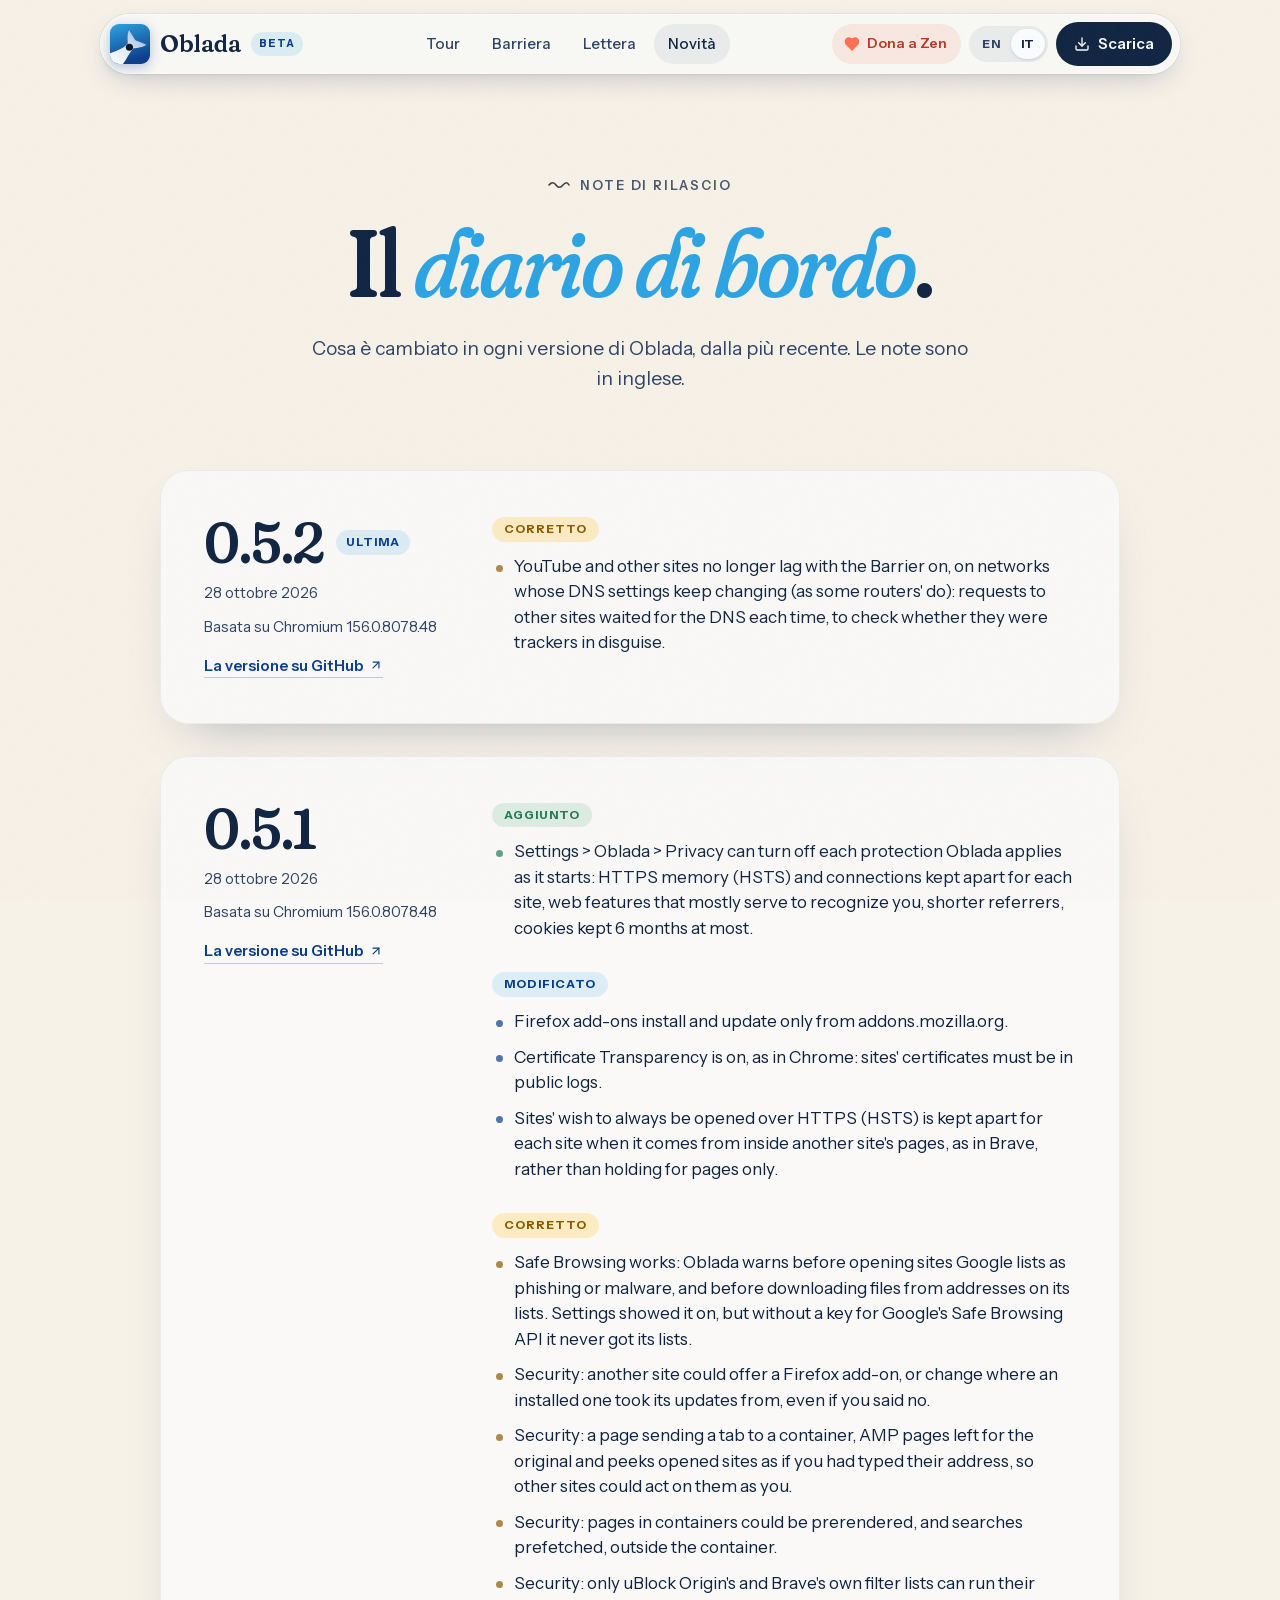
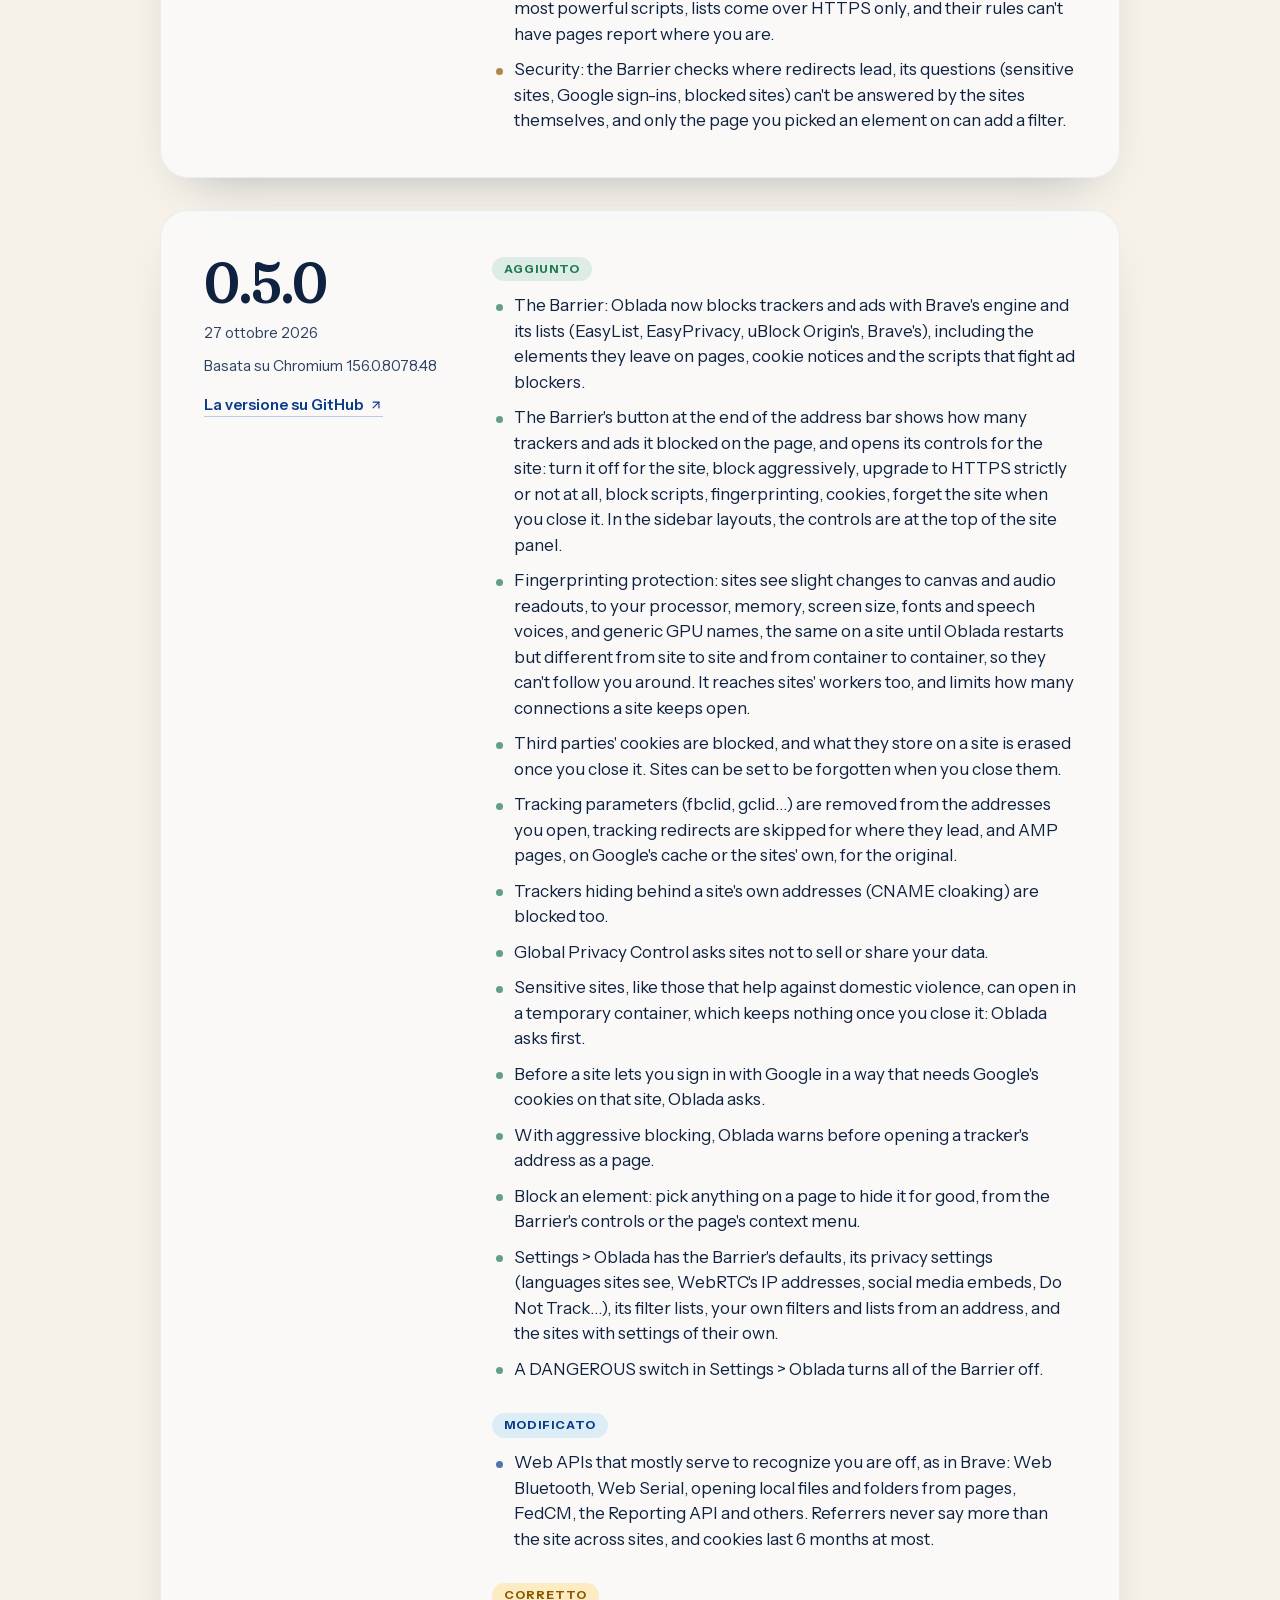
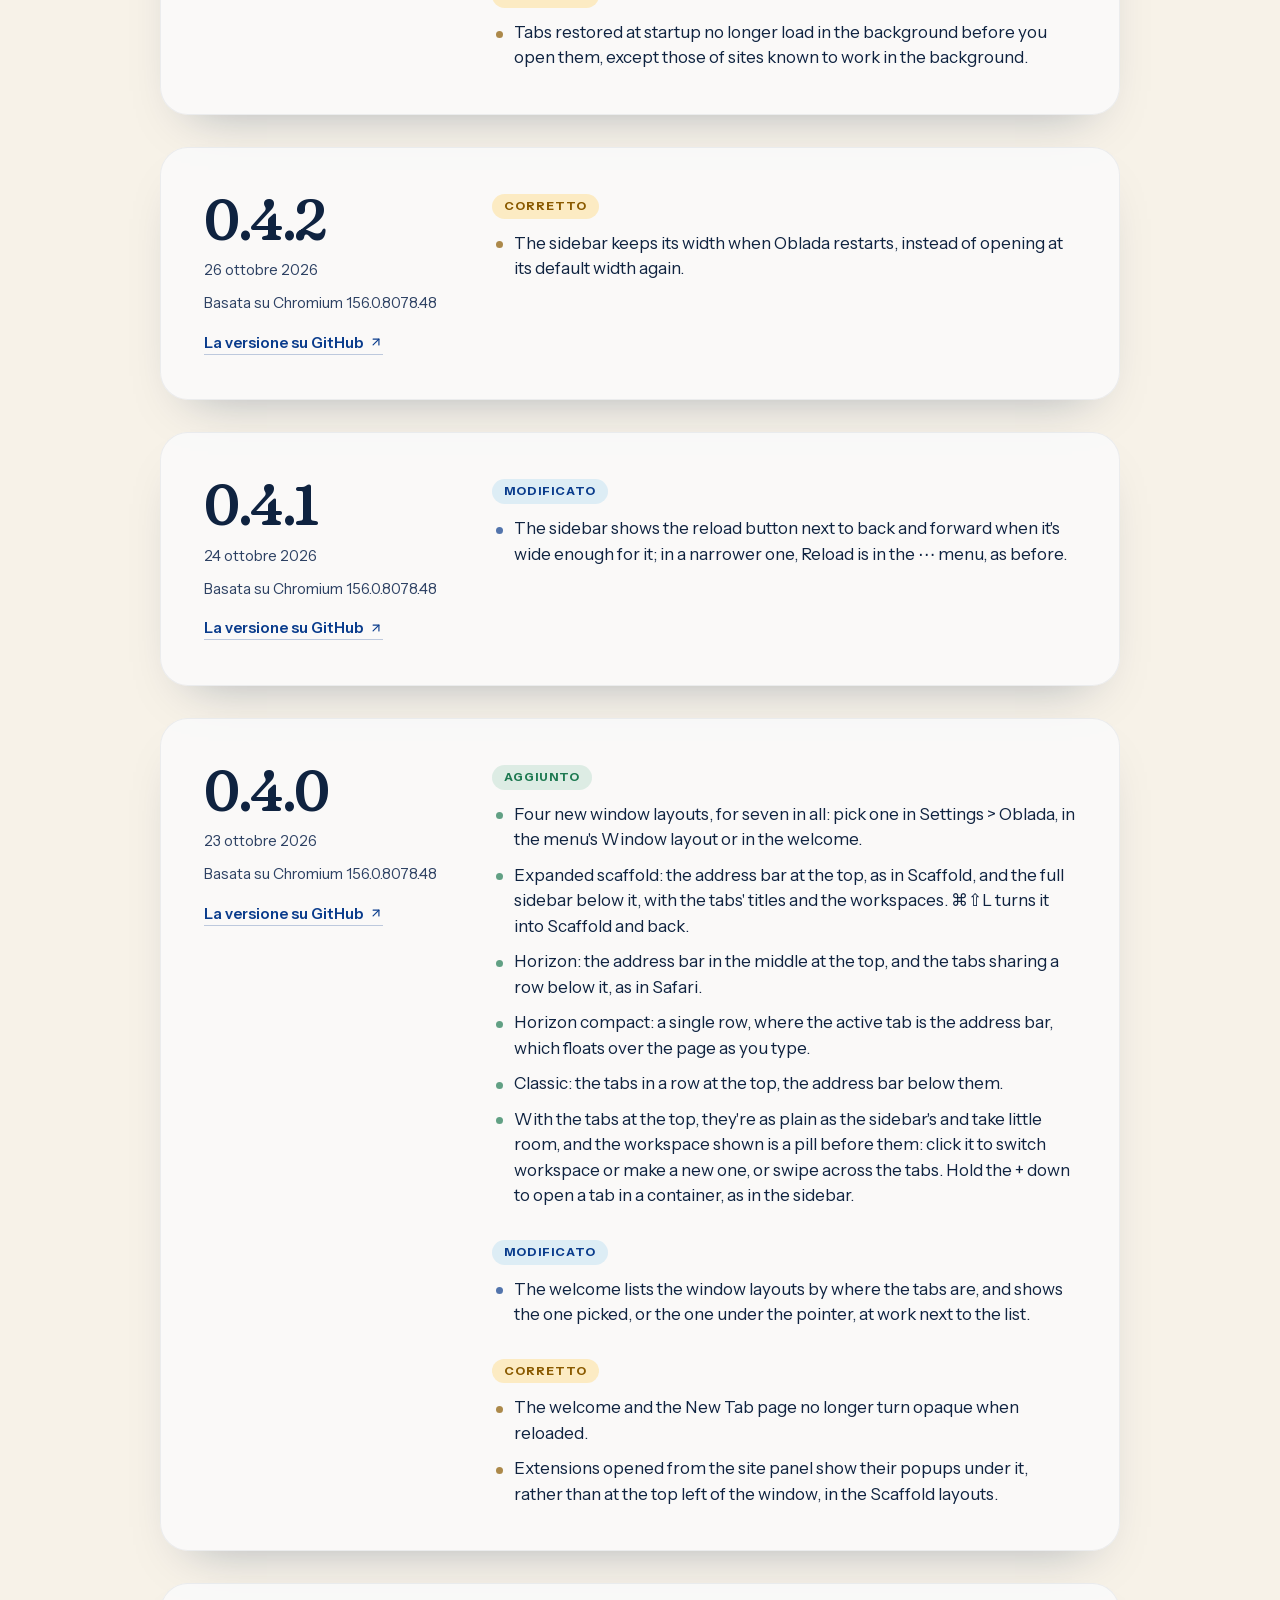
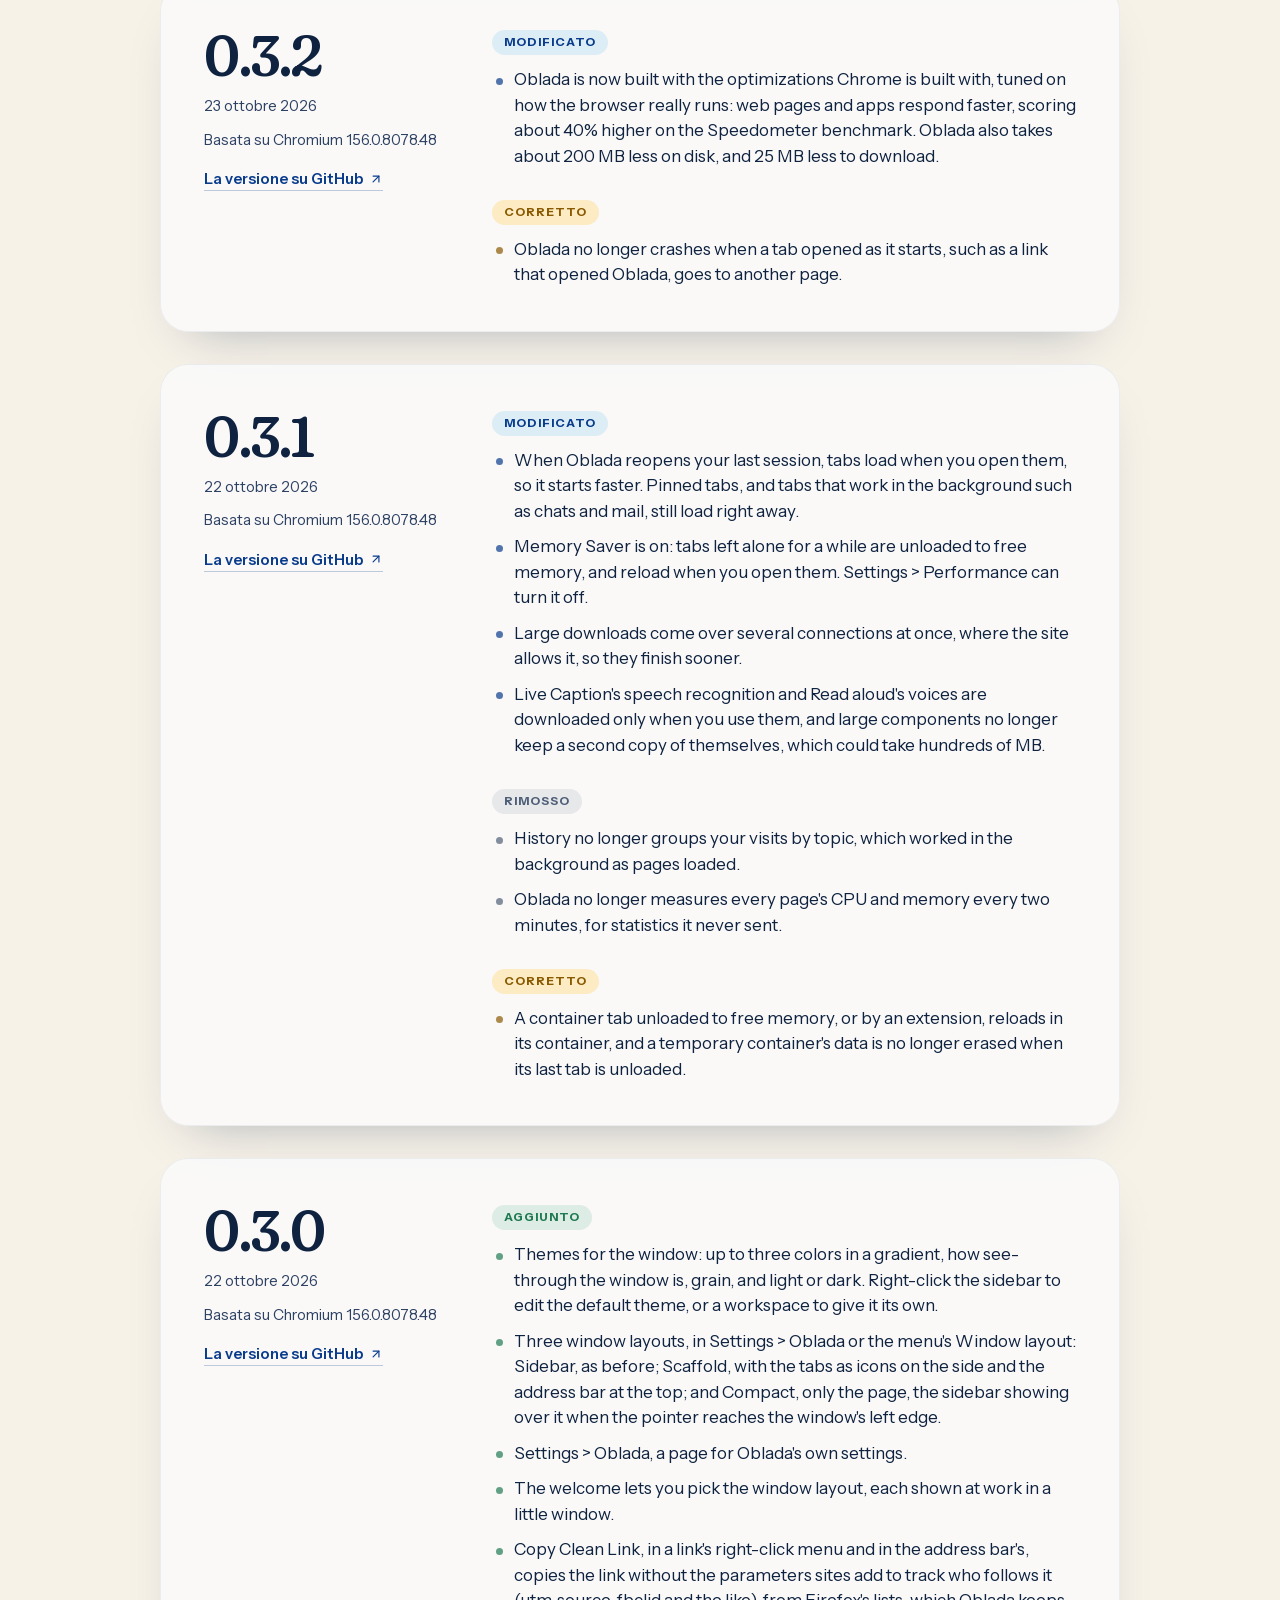
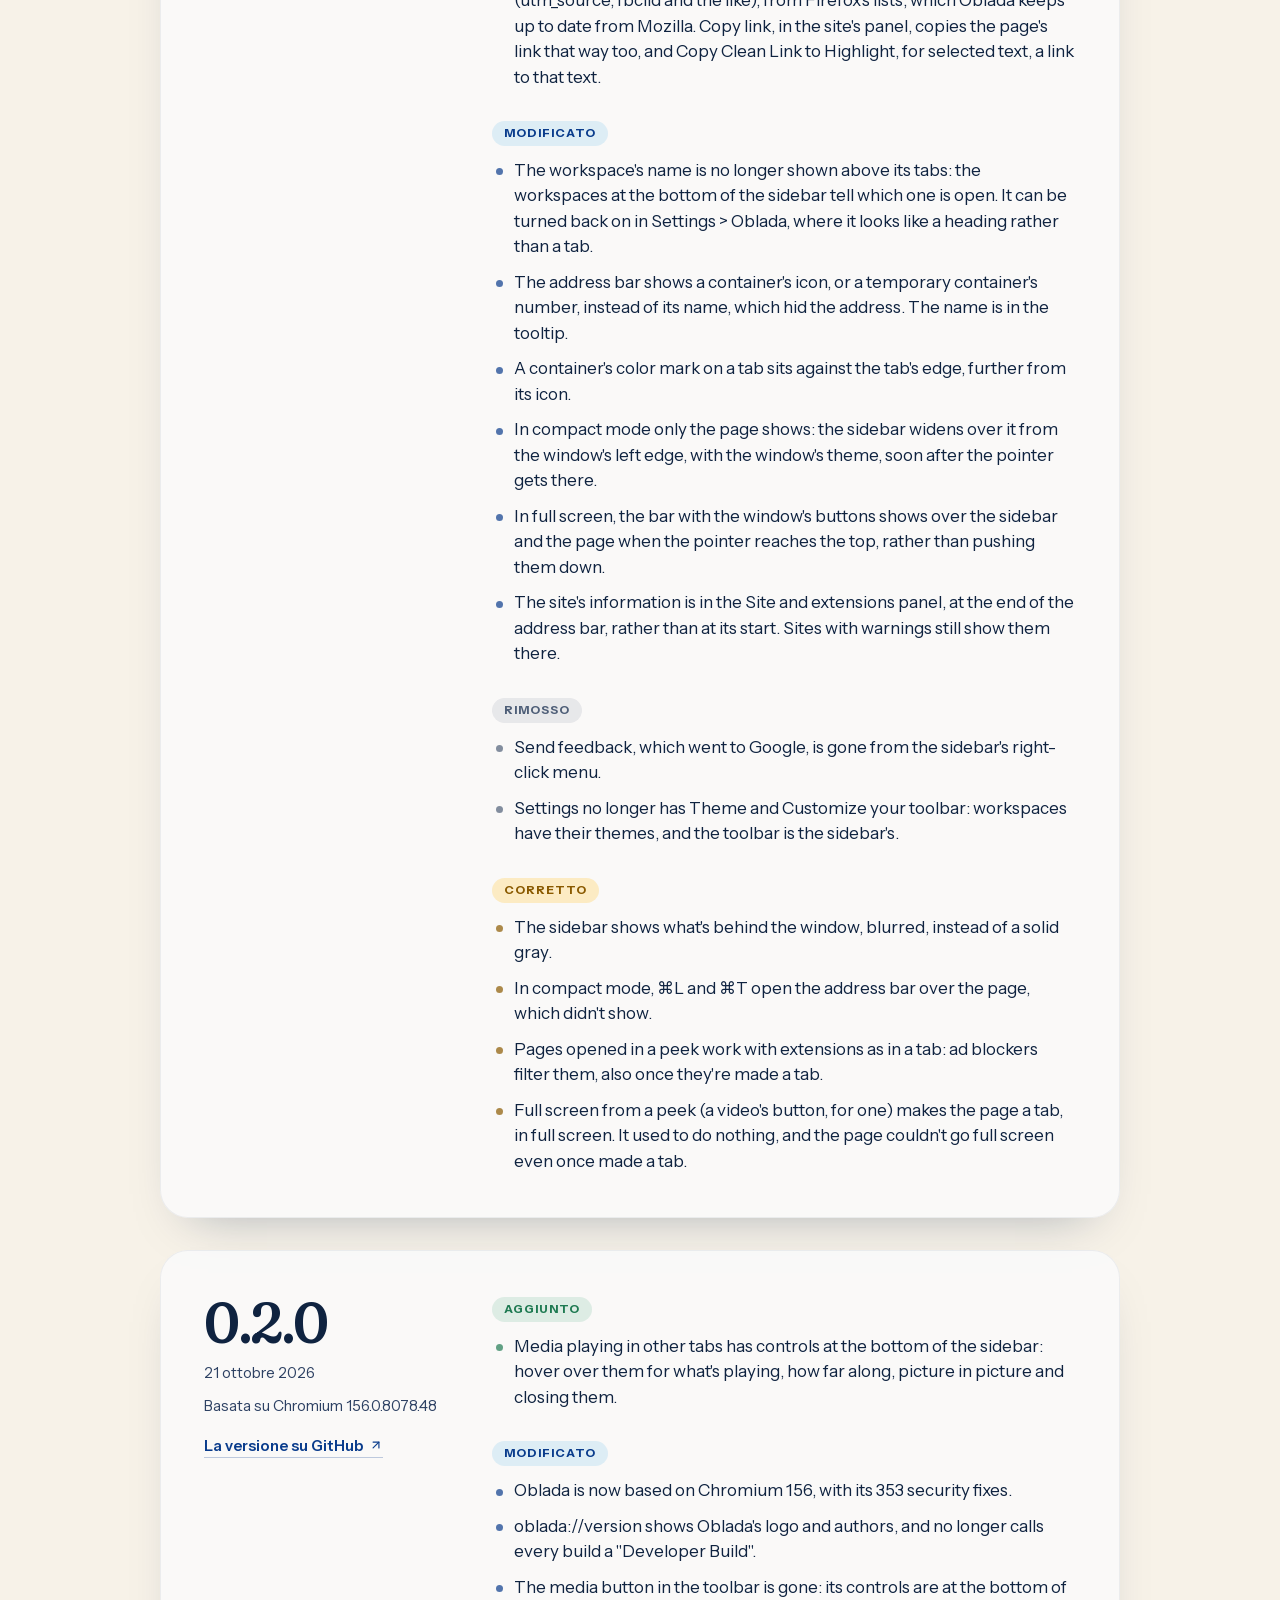
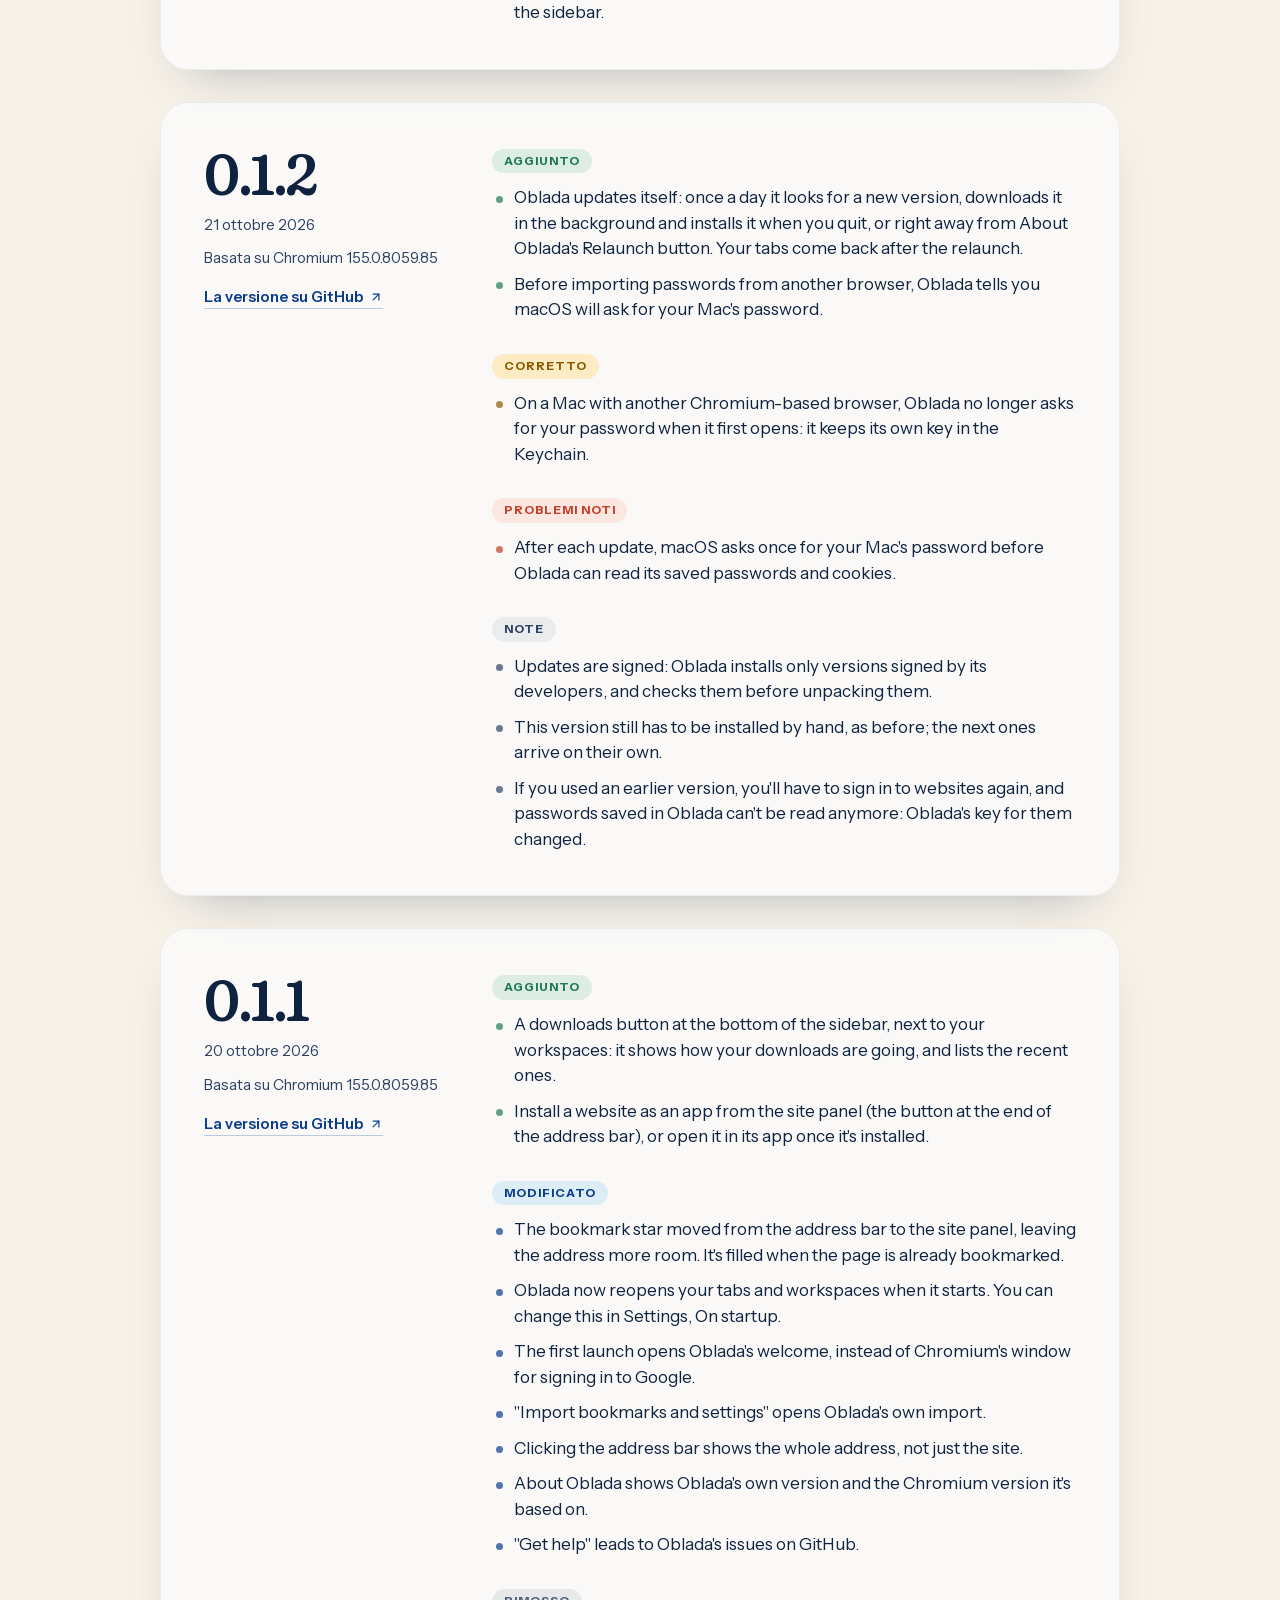
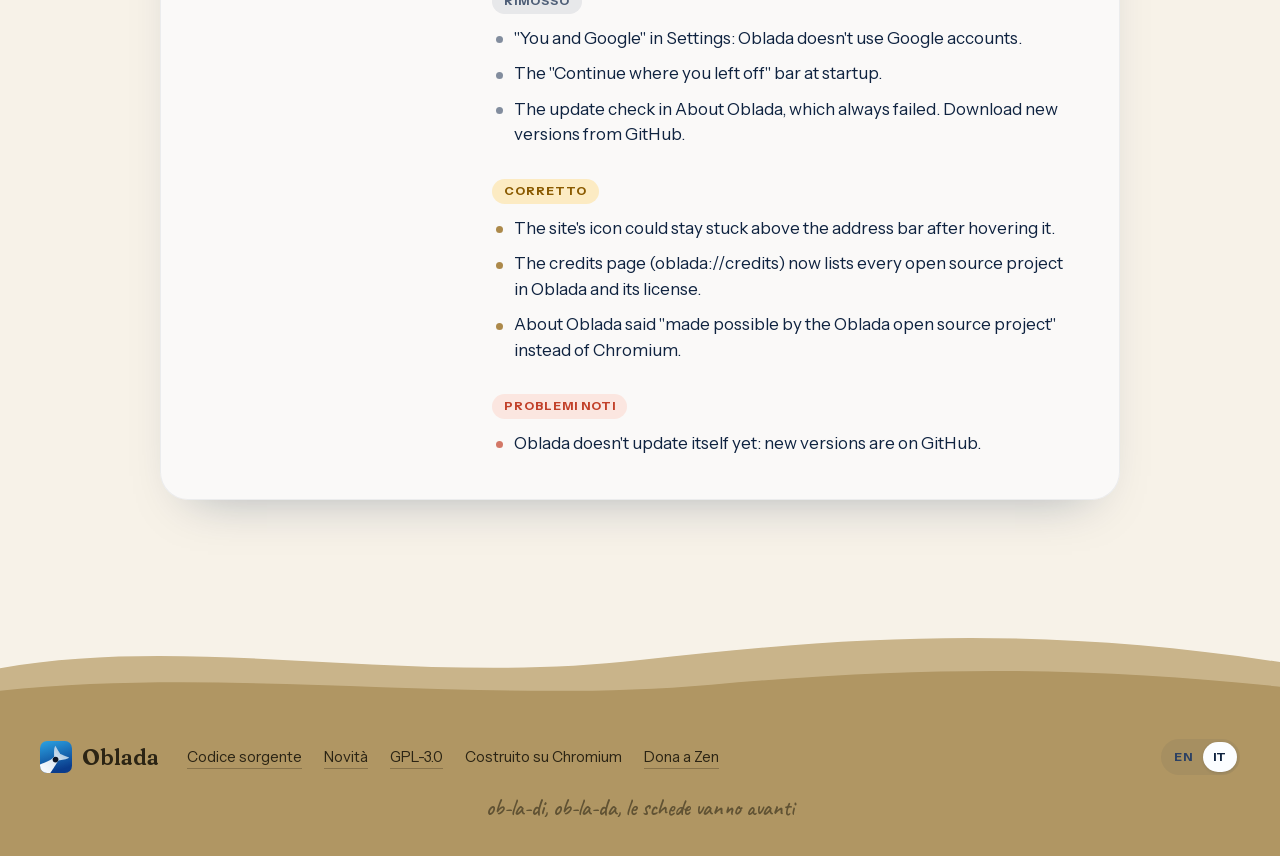
<file: it/changelog/index.html>
<!DOCTYPE html><html lang="it" class="_9QN-6W_variable y8GLBW_variable _2zRBcW_variable"><head><meta charSet="utf-8"/><meta name="viewport" content="width=device-width, initial-scale=1"/><link rel="preload" href="/_next/static/media/54fc36028e2bb174-s.p.20jfceqj9zyw9.woff2" as="font" crossorigin="" type="font/woff2"/><link rel="preload" href="/_next/static/media/66b33cc02d8f8b9d-s.p.3slq8sz4zhb1g.woff2" as="font" crossorigin="" type="font/woff2"/><link rel="preload" href="/_next/static/media/6b186f06197624ff-s.p.171shbaxyastj.woff2" as="font" crossorigin="" type="font/woff2"/><link rel="preload" href="/_next/static/media/a85fe84266768609-s.p.0h6ig86gwutp4.woff2" as="font" crossorigin="" type="font/woff2"/><link rel="stylesheet" href="/_next/static/chunks/0g3l1as1nug8e.css" data-precedence="next"/><link rel="stylesheet" href="/_next/static/chunks/3vwbcdov-0ef_.css" data-precedence="next"/><link rel="preload" as="script" fetchPriority="low" href="/_next/static/chunks/1x6obpmlu1_c2.js"/><script src="/_next/static/chunks/2r4s4h5xul1n-.js" async=""></script><script src="/_next/static/chunks/2khxl0v1q4i6n.js" async=""></script><script src="/_next/static/chunks/2alejdq4u0jg1.js" async=""></script><script src="/_next/static/chunks/turbopack-2c3mg3r-05n1w.js" async=""></script><script src="/_next/static/chunks/0umf92h1sb77c.js" async=""></script><script src="/_next/static/chunks/1dmlk6nw-gnpj.js" async=""></script><meta name="next-size-adjust" content=""/><meta name="theme-color" content="#f7f2e8"/><title>Novità — Oblada</title><meta name="description" content="Cosa cambia in ogni versione di Oblada, il browser web basato su Chromium con la barra laterale di Zen, i container di Firefox, le protezioni di Brave e le estensioni di entrambi gli store."/><meta name="application-name" content="Oblada"/><link rel="canonical" href="https://oblada-browser.github.io/it/changelog/"/><link rel="alternate" hrefLang="en" href="https://oblada-browser.github.io/changelog/"/><link rel="alternate" hrefLang="it" href="https://oblada-browser.github.io/it/changelog/"/><link rel="alternate" hrefLang="x-default" href="https://oblada-browser.github.io/changelog/"/><meta property="og:title" content="Novità — Oblada"/><meta property="og:description" content="Cosa cambia in ogni versione di Oblada, il browser web basato su Chromium con la barra laterale di Zen, i container di Firefox, le protezioni di Brave e le estensioni di entrambi gli store."/><meta property="og:url" content="https://oblada-browser.github.io/it/changelog/"/><meta property="og:site_name" content="Oblada"/><meta property="og:locale" content="it_IT"/><meta property="og:image" content="https://oblada-browser.github.io/it/changelog/card.png"/><meta property="og:image:type" content="image/png"/><meta property="og:image:width" content="1200"/><meta property="og:image:height" content="630"/><meta property="og:image:alt" content="Novità — Oblada"/><meta property="og:locale:alternate" content="en_US"/><meta property="og:type" content="website"/><meta name="twitter:card" content="summary_large_image"/><meta name="twitter:title" content="Novità — Oblada"/><meta name="twitter:description" content="Cosa cambia in ogni versione di Oblada, il browser web basato su Chromium con la barra laterale di Zen, i container di Firefox, le protezioni di Brave e le estensioni di entrambi gli store."/><meta name="twitter:image" content="https://oblada-browser.github.io/it/changelog/card.png"/><meta name="twitter:image:alt" content="Novità — Oblada"/><meta name="twitter:image:type" content="image/png"/><meta name="twitter:image:width" content="1200"/><meta name="twitter:image:height" content="630"/><link rel="icon" href="/icon.svg?icon.1d4a32yzn9dx0.svg" sizes="any" type="image/svg+xml"/><script src="/_next/static/chunks/0cz1d0mv5g_q7.js" noModule=""></script></head><body><div hidden=""><!--$--><!--/$--></div><header class="J3RBGq_nav"><a class="J3RBGq_brand" href="/it/"><svg viewBox="100 100 824 824" aria-hidden="true" class="J3RBGq_logo"><defs><linearGradient id="nav-logo-sea" x1="0" y1="0" x2=".3" y2="1"><stop offset="0" stop-color="#2ba3e3"></stop><stop offset="1" stop-color="#0a3c8c"></stop></linearGradient><linearGradient id="nav-logo-silver" gradientUnits="userSpaceOnUse" x1="200" y1="800" x2="700" y2="300"><stop offset="0" stop-color="#f4f8fc"></stop><stop offset=".5" stop-color="#dfe9f3"></stop><stop offset="1" stop-color="#a3c3df"></stop></linearGradient><clipPath id="nav-logo-squircle"><rect x="100" y="100" width="824" height="824" rx="185"></rect></clipPath><clipPath id="nav-logo-fish"><path d="M -505.5 1072.5 L 3.4 754.8 C 27.1 739.9 51.9 726.8 77.3 715.0 C 103.6 702.8 130.5 692.0 157.5 681.6 C 185.6 670.8 213.8 660.4 241.7 649.1 C 270.0 637.7 298.1 625.4 325.2 611.3 C 352.0 597.3 378.0 581.3 402.0 562.9 C 425.7 544.7 447.6 524.0 466.8 501.1 C 461.4 431.3 452.9 293.7 492.8 222.8 C 546.9 313.8 600.4 397.9 622.7 433.6 C 661.7 449.3 753.8 487.4 852.9 524.9 C 789.9 576.5 652.9 592.0 583.2 598.9 C 562.3 623.8 542.7 650.0 524.3 676.9 C 505.5 704.6 487.8 733.0 470.3 761.6 C 452.4 791.1 434.7 820.8 416.2 849.9 C 397.4 879.4 377.8 908.5 356.4 936.1 C 335.1 963.7 311.9 989.9 286.5 1013.8 C 261.4 1037.4 234.0 1058.7 204.8 1077.0 L -303.9 1395.2 -505.5 1072.5 Z"></path></clipPath></defs><rect x="100" y="100" width="824" height="824" rx="185" fill="url(#nav-logo-sea)"></rect><g clip-path="url(#nav-logo-squircle)"><path d="M -505.5 1072.5 L 3.4 754.8 C 27.1 739.9 51.9 726.8 77.3 715.0 C 103.6 702.8 130.5 692.0 157.5 681.6 C 185.6 670.8 213.8 660.4 241.7 649.1 C 270.0 637.7 298.1 625.4 325.2 611.3 C 352.0 597.3 378.0 581.3 402.0 562.9 C 425.7 544.7 447.6 524.0 466.8 501.1 C 461.4 431.3 452.9 293.7 492.8 222.8 C 546.9 313.8 600.4 397.9 622.7 433.6 C 661.7 449.3 753.8 487.4 852.9 524.9 C 789.9 576.5 652.9 592.0 583.2 598.9 C 562.3 623.8 542.7 650.0 524.3 676.9 C 505.5 704.6 487.8 733.0 470.3 761.6 C 452.4 791.1 434.7 820.8 416.2 849.9 C 397.4 879.4 377.8 908.5 356.4 936.1 C 335.1 963.7 311.9 989.9 286.5 1013.8 C 261.4 1037.4 234.0 1058.7 204.8 1077.0 L -303.9 1395.2 -505.5 1072.5 Z" fill="url(#nav-logo-silver)"></path><g clip-path="url(#nav-logo-fish)" fill="none" stroke="#5f8fbf" stroke-opacity=".3" stroke-width="5" stroke-linecap="round"><path d="M 472.0 518.6 Q 480.6 377.6 513.0 256.5"></path><path d="M 486.3 530.6 Q 511.3 418.8 551.8 320.1"></path><path d="M 500.7 542.6 Q 539.3 455.5 586.1 375.2"></path><path d="M 515.0 554.7 Q 562.9 485.5 612.9 418.0"></path><path d="M 529.3 566.7 Q 597.7 510.0 661.2 449.2"></path><path d="M 543.7 578.7 Q 635.3 529.8 715.2 471.1"></path><path d="M 558.0 590.7 Q 679.1 552.1 780.6 497.0"></path></g><circle cx="500.3" cy="578.8" r="74" fill="#0b1426" clip-path="url(#nav-logo-fish)"></circle></g></svg><span>Oblada</span><small class="J3RBGq_beta" title="Oblada è in beta">beta</small></a><nav class="J3RBGq_links"><a href="/it/#tour">Tour</a><a href="/it/#barrier">Barriera</a><a href="/it/#letter">Lettera</a><a aria-current="page" href="/it/changelog/">Novità</a></nav><a class="J3RBGq_zen" href="https://zen-browser.app/donate" target="_blank" rel="noopener" aria-label="Dona a Zen" title="Dona a Zen"><svg viewBox="0 0 24 24" width="16" height="16" fill="none" stroke="currentColor" stroke-width="2" stroke-linecap="round" stroke-linejoin="round" aria-hidden="true"><path d="M19 14c1.49-1.46 3-3.21 3-5.5A5.5 5.5 0 0 0 16.5 3c-1.76 0-3 .5-4.5 2-1.5-1.5-2.74-2-4.5-2A5.5 5.5 0 0 0 2 8.5c0 2.3 1.5 4.05 3 5.5l7 7Z"></path></svg><span>Dona a Zen</span></a><span class="J3RBGq_langs " aria-label="Lingua"><a hrefLang="en" href="/changelog/">EN</a><a hrefLang="it" aria-current="true" href="/it/changelog/">IT</a></span><a class="J3RBGq_download" href="https://github.com/Oblada-Browser/oblada/releases/latest/download/Oblada-silicon.dmg" aria-label="Scarica"><svg viewBox="0 0 24 24" width="16" height="16" fill="none" stroke="currentColor" stroke-width="2" stroke-linecap="round" stroke-linejoin="round" aria-hidden="true"><path d="M21 15v4a2 2 0 0 1-2 2H5a2 2 0 0 1-2-2v-4"></path><path d="m7 10 5 5 5-5"></path><path d="M12 15V3"></path></svg><span>Scarica</span></a></header><main class="vZEU1q_page"><header class="wrap center vZEU1q_header"><p class="kicker">Note di rilascio</p><h1>Il <em>diario di bordo</em>.</h1><p class="lede">Cosa è cambiato in ogni versione di Oblada, dalla più recente. Le note sono in inglese.</p></header><ol class="vZEU1q_releases"><li id="v0.5.2" class="vZEU1q_release"><header class="vZEU1q_about"><h2>0.5.2<span class="vZEU1q_latest">Ultima</span></h2><p><time dateTime="2026-10-28">28 ottobre 2026</time></p><p>Basata su Chromium<!-- --> <!-- -->156.0.8078.48</p><a href="https://github.com/Oblada-Browser/oblada/releases/tag/0.5.2">La versione su GitHub<svg viewBox="0 0 24 24" width="16" height="16" fill="none" stroke="currentColor" stroke-width="2" stroke-linecap="round" stroke-linejoin="round" aria-hidden="true"><path d="M7 7h10v10"></path><path d="M7 17 17 7"></path></svg></a></header><div class="vZEU1q_lists" lang="en"><section class="vZEU1q_fixed"><h3 lang="it">Corretto</h3><ul><li>YouTube and other sites no longer lag with the Barrier on, on networks whose DNS settings keep changing (as some routers&#x27; do): requests to other sites waited for the DNS each time, to check whether they were trackers in disguise.</li></ul></section></div></li><li id="v0.5.1" class="vZEU1q_release"><header class="vZEU1q_about"><h2>0.5.1</h2><p><time dateTime="2026-10-28">28 ottobre 2026</time></p><p>Basata su Chromium<!-- --> <!-- -->156.0.8078.48</p><a href="https://github.com/Oblada-Browser/oblada/releases/tag/0.5.1">La versione su GitHub<svg viewBox="0 0 24 24" width="16" height="16" fill="none" stroke="currentColor" stroke-width="2" stroke-linecap="round" stroke-linejoin="round" aria-hidden="true"><path d="M7 7h10v10"></path><path d="M7 17 17 7"></path></svg></a></header><div class="vZEU1q_lists" lang="en"><section class="vZEU1q_added"><h3 lang="it">Aggiunto</h3><ul><li>Settings &gt; Oblada &gt; Privacy can turn off each protection Oblada applies as it starts: HTTPS memory (HSTS) and connections kept apart for each site, web features that mostly serve to recognize you, shorter referrers, cookies kept 6 months at most.</li></ul></section><section class="vZEU1q_changed"><h3 lang="it">Modificato</h3><ul><li>Firefox add-ons install and update only from addons.mozilla.org.</li><li>Certificate Transparency is on, as in Chrome: sites&#x27; certificates must be in public logs.</li><li>Sites&#x27; wish to always be opened over HTTPS (HSTS) is kept apart for each site when it comes from inside another site&#x27;s pages, as in Brave, rather than holding for pages only.</li></ul></section><section class="vZEU1q_fixed"><h3 lang="it">Corretto</h3><ul><li>Safe Browsing works: Oblada warns before opening sites Google lists as phishing or malware, and before downloading files from addresses on its lists. Settings showed it on, but without a key for Google&#x27;s Safe Browsing API it never got its lists.</li><li>Security: another site could offer a Firefox add-on, or change where an installed one took its updates from, even if you said no.</li><li>Security: a page sending a tab to a container, AMP pages left for the original and peeks opened sites as if you had typed their address, so other sites could act on them as you.</li><li>Security: pages in containers could be prerendered, and searches prefetched, outside the container.</li><li>Security: only uBlock Origin&#x27;s and Brave&#x27;s own filter lists can run their most powerful scripts, lists come over HTTPS only, and their rules can&#x27;t have pages report where you are.</li><li>Security: the Barrier checks where redirects lead, its questions (sensitive sites, Google sign-ins, blocked sites) can&#x27;t be answered by the sites themselves, and only the page you picked an element on can add a filter.</li></ul></section></div></li><li id="v0.5.0" class="vZEU1q_release"><header class="vZEU1q_about"><h2>0.5.0</h2><p><time dateTime="2026-10-27">27 ottobre 2026</time></p><p>Basata su Chromium<!-- --> <!-- -->156.0.8078.48</p><a href="https://github.com/Oblada-Browser/oblada/releases/tag/0.5.0">La versione su GitHub<svg viewBox="0 0 24 24" width="16" height="16" fill="none" stroke="currentColor" stroke-width="2" stroke-linecap="round" stroke-linejoin="round" aria-hidden="true"><path d="M7 7h10v10"></path><path d="M7 17 17 7"></path></svg></a></header><div class="vZEU1q_lists" lang="en"><section class="vZEU1q_added"><h3 lang="it">Aggiunto</h3><ul><li>The Barrier: Oblada now blocks trackers and ads with Brave&#x27;s engine and its lists (EasyList, EasyPrivacy, uBlock Origin&#x27;s, Brave&#x27;s), including the elements they leave on pages, cookie notices and the scripts that fight ad blockers.</li><li>The Barrier&#x27;s button at the end of the address bar shows how many trackers and ads it blocked on the page, and opens its controls for the site: turn it off for the site, block aggressively, upgrade to HTTPS strictly or not at all, block scripts, fingerprinting, cookies, forget the site when you close it. In the sidebar layouts, the controls are at the top of the site panel.</li><li>Fingerprinting protection: sites see slight changes to canvas and audio readouts, to your processor, memory, screen size, fonts and speech voices, and generic GPU names, the same on a site until Oblada restarts but different from site to site and from container to container, so they can&#x27;t follow you around. It reaches sites&#x27; workers too, and limits how many connections a site keeps open.</li><li>Third parties&#x27; cookies are blocked, and what they store on a site is erased once you close it. Sites can be set to be forgotten when you close them.</li><li>Tracking parameters (fbclid, gclid…) are removed from the addresses you open, tracking redirects are skipped for where they lead, and AMP pages, on Google&#x27;s cache or the sites&#x27; own, for the original.</li><li>Trackers hiding behind a site&#x27;s own addresses (CNAME cloaking) are blocked too.</li><li>Global Privacy Control asks sites not to sell or share your data.</li><li>Sensitive sites, like those that help against domestic violence, can open in a temporary container, which keeps nothing once you close it: Oblada asks first.</li><li>Before a site lets you sign in with Google in a way that needs Google&#x27;s cookies on that site, Oblada asks.</li><li>With aggressive blocking, Oblada warns before opening a tracker&#x27;s address as a page.</li><li>Block an element: pick anything on a page to hide it for good, from the Barrier&#x27;s controls or the page&#x27;s context menu.</li><li>Settings &gt; Oblada has the Barrier&#x27;s defaults, its privacy settings (languages sites see, WebRTC&#x27;s IP addresses, social media embeds, Do Not Track…), its filter lists, your own filters and lists from an address, and the sites with settings of their own.</li><li>A DANGEROUS switch in Settings &gt; Oblada turns all of the Barrier off.</li></ul></section><section class="vZEU1q_changed"><h3 lang="it">Modificato</h3><ul><li>Web APIs that mostly serve to recognize you are off, as in Brave: Web Bluetooth, Web Serial, opening local files and folders from pages, FedCM, the Reporting API and others. Referrers never say more than the site across sites, and cookies last 6 months at most.</li></ul></section><section class="vZEU1q_fixed"><h3 lang="it">Corretto</h3><ul><li>Tabs restored at startup no longer load in the background before you open them, except those of sites known to work in the background.</li></ul></section></div></li><li id="v0.4.2" class="vZEU1q_release"><header class="vZEU1q_about"><h2>0.4.2</h2><p><time dateTime="2026-10-26">26 ottobre 2026</time></p><p>Basata su Chromium<!-- --> <!-- -->156.0.8078.48</p><a href="https://github.com/Oblada-Browser/oblada/releases/tag/0.4.2">La versione su GitHub<svg viewBox="0 0 24 24" width="16" height="16" fill="none" stroke="currentColor" stroke-width="2" stroke-linecap="round" stroke-linejoin="round" aria-hidden="true"><path d="M7 7h10v10"></path><path d="M7 17 17 7"></path></svg></a></header><div class="vZEU1q_lists" lang="en"><section class="vZEU1q_fixed"><h3 lang="it">Corretto</h3><ul><li>The sidebar keeps its width when Oblada restarts, instead of opening at its default width again.</li></ul></section></div></li><li id="v0.4.1" class="vZEU1q_release"><header class="vZEU1q_about"><h2>0.4.1</h2><p><time dateTime="2026-10-24">24 ottobre 2026</time></p><p>Basata su Chromium<!-- --> <!-- -->156.0.8078.48</p><a href="https://github.com/Oblada-Browser/oblada/releases/tag/0.4.1">La versione su GitHub<svg viewBox="0 0 24 24" width="16" height="16" fill="none" stroke="currentColor" stroke-width="2" stroke-linecap="round" stroke-linejoin="round" aria-hidden="true"><path d="M7 7h10v10"></path><path d="M7 17 17 7"></path></svg></a></header><div class="vZEU1q_lists" lang="en"><section class="vZEU1q_changed"><h3 lang="it">Modificato</h3><ul><li>The sidebar shows the reload button next to back and forward when it&#x27;s wide enough for it; in a narrower one, Reload is in the ⋯ menu, as before.</li></ul></section></div></li><li id="v0.4.0" class="vZEU1q_release"><header class="vZEU1q_about"><h2>0.4.0</h2><p><time dateTime="2026-10-23">23 ottobre 2026</time></p><p>Basata su Chromium<!-- --> <!-- -->156.0.8078.48</p><a href="https://github.com/Oblada-Browser/oblada/releases/tag/0.4.0">La versione su GitHub<svg viewBox="0 0 24 24" width="16" height="16" fill="none" stroke="currentColor" stroke-width="2" stroke-linecap="round" stroke-linejoin="round" aria-hidden="true"><path d="M7 7h10v10"></path><path d="M7 17 17 7"></path></svg></a></header><div class="vZEU1q_lists" lang="en"><section class="vZEU1q_added"><h3 lang="it">Aggiunto</h3><ul><li>Four new window layouts, for seven in all: pick one in Settings &gt; Oblada, in the menu&#x27;s Window layout or in the welcome.</li><li>Expanded scaffold: the address bar at the top, as in Scaffold, and the full sidebar below it, with the tabs&#x27; titles and the workspaces. ⌘⇧L turns it into Scaffold and back.</li><li>Horizon: the address bar in the middle at the top, and the tabs sharing a row below it, as in Safari.</li><li>Horizon compact: a single row, where the active tab is the address bar, which floats over the page as you type.</li><li>Classic: the tabs in a row at the top, the address bar below them.</li><li>With the tabs at the top, they&#x27;re as plain as the sidebar&#x27;s and take little room, and the workspace shown is a pill before them: click it to switch workspace or make a new one, or swipe across the tabs. Hold the + down to open a tab in a container, as in the sidebar.</li></ul></section><section class="vZEU1q_changed"><h3 lang="it">Modificato</h3><ul><li>The welcome lists the window layouts by where the tabs are, and shows the one picked, or the one under the pointer, at work next to the list.</li></ul></section><section class="vZEU1q_fixed"><h3 lang="it">Corretto</h3><ul><li>The welcome and the New Tab page no longer turn opaque when reloaded.</li><li>Extensions opened from the site panel show their popups under it, rather than at the top left of the window, in the Scaffold layouts.</li></ul></section></div></li><li id="v0.3.2" class="vZEU1q_release"><header class="vZEU1q_about"><h2>0.3.2</h2><p><time dateTime="2026-10-23">23 ottobre 2026</time></p><p>Basata su Chromium<!-- --> <!-- -->156.0.8078.48</p><a href="https://github.com/Oblada-Browser/oblada/releases/tag/0.3.2">La versione su GitHub<svg viewBox="0 0 24 24" width="16" height="16" fill="none" stroke="currentColor" stroke-width="2" stroke-linecap="round" stroke-linejoin="round" aria-hidden="true"><path d="M7 7h10v10"></path><path d="M7 17 17 7"></path></svg></a></header><div class="vZEU1q_lists" lang="en"><section class="vZEU1q_changed"><h3 lang="it">Modificato</h3><ul><li>Oblada is now built with the optimizations Chrome is built with, tuned on how the browser really runs: web pages and apps respond faster, scoring about 40% higher on the Speedometer benchmark. Oblada also takes about 200 MB less on disk, and 25 MB less to download.</li></ul></section><section class="vZEU1q_fixed"><h3 lang="it">Corretto</h3><ul><li>Oblada no longer crashes when a tab opened as it starts, such as a link that opened Oblada, goes to another page.</li></ul></section></div></li><li id="v0.3.1" class="vZEU1q_release"><header class="vZEU1q_about"><h2>0.3.1</h2><p><time dateTime="2026-10-22">22 ottobre 2026</time></p><p>Basata su Chromium<!-- --> <!-- -->156.0.8078.48</p><a href="https://github.com/Oblada-Browser/oblada/releases/tag/0.3.1">La versione su GitHub<svg viewBox="0 0 24 24" width="16" height="16" fill="none" stroke="currentColor" stroke-width="2" stroke-linecap="round" stroke-linejoin="round" aria-hidden="true"><path d="M7 7h10v10"></path><path d="M7 17 17 7"></path></svg></a></header><div class="vZEU1q_lists" lang="en"><section class="vZEU1q_changed"><h3 lang="it">Modificato</h3><ul><li>When Oblada reopens your last session, tabs load when you open them, so it starts faster. Pinned tabs, and tabs that work in the background such as chats and mail, still load right away.</li><li>Memory Saver is on: tabs left alone for a while are unloaded to free memory, and reload when you open them. Settings &gt; Performance can turn it off.</li><li>Large downloads come over several connections at once, where the site allows it, so they finish sooner.</li><li>Live Caption&#x27;s speech recognition and Read aloud&#x27;s voices are downloaded only when you use them, and large components no longer keep a second copy of themselves, which could take hundreds of MB.</li></ul></section><section class="vZEU1q_removed"><h3 lang="it">Rimosso</h3><ul><li>History no longer groups your visits by topic, which worked in the background as pages loaded.</li><li>Oblada no longer measures every page&#x27;s CPU and memory every two minutes, for statistics it never sent.</li></ul></section><section class="vZEU1q_fixed"><h3 lang="it">Corretto</h3><ul><li>A container tab unloaded to free memory, or by an extension, reloads in its container, and a temporary container&#x27;s data is no longer erased when its last tab is unloaded.</li></ul></section></div></li><li id="v0.3.0" class="vZEU1q_release"><header class="vZEU1q_about"><h2>0.3.0</h2><p><time dateTime="2026-10-22">22 ottobre 2026</time></p><p>Basata su Chromium<!-- --> <!-- -->156.0.8078.48</p><a href="https://github.com/Oblada-Browser/oblada/releases/tag/0.3.0">La versione su GitHub<svg viewBox="0 0 24 24" width="16" height="16" fill="none" stroke="currentColor" stroke-width="2" stroke-linecap="round" stroke-linejoin="round" aria-hidden="true"><path d="M7 7h10v10"></path><path d="M7 17 17 7"></path></svg></a></header><div class="vZEU1q_lists" lang="en"><section class="vZEU1q_added"><h3 lang="it">Aggiunto</h3><ul><li>Themes for the window: up to three colors in a gradient, how see-through the window is, grain, and light or dark. Right-click the sidebar to edit the default theme, or a workspace to give it its own.</li><li>Three window layouts, in Settings &gt; Oblada or the menu&#x27;s Window layout: Sidebar, as before; Scaffold, with the tabs as icons on the side and the address bar at the top; and Compact, only the page, the sidebar showing over it when the pointer reaches the window&#x27;s left edge.</li><li>Settings &gt; Oblada, a page for Oblada&#x27;s own settings.</li><li>The welcome lets you pick the window layout, each shown at work in a little window.</li><li>Copy Clean Link, in a link&#x27;s right-click menu and in the address bar&#x27;s, copies the link without the parameters sites add to track who follows it (utm_source, fbclid and the like), from Firefox&#x27;s lists, which Oblada keeps up to date from Mozilla. Copy link, in the site&#x27;s panel, copies the page&#x27;s link that way too, and Copy Clean Link to Highlight, for selected text, a link to that text.</li></ul></section><section class="vZEU1q_changed"><h3 lang="it">Modificato</h3><ul><li>The workspace&#x27;s name is no longer shown above its tabs: the workspaces at the bottom of the sidebar tell which one is open. It can be turned back on in Settings &gt; Oblada, where it looks like a heading rather than a tab.</li><li>The address bar shows a container&#x27;s icon, or a temporary container&#x27;s number, instead of its name, which hid the address. The name is in the tooltip.</li><li>A container&#x27;s color mark on a tab sits against the tab&#x27;s edge, further from its icon.</li><li>In compact mode only the page shows: the sidebar widens over it from the window&#x27;s left edge, with the window&#x27;s theme, soon after the pointer gets there.</li><li>In full screen, the bar with the window&#x27;s buttons shows over the sidebar and the page when the pointer reaches the top, rather than pushing them down.</li><li>The site&#x27;s information is in the Site and extensions panel, at the end of the address bar, rather than at its start. Sites with warnings still show them there.</li></ul></section><section class="vZEU1q_removed"><h3 lang="it">Rimosso</h3><ul><li>Send feedback, which went to Google, is gone from the sidebar&#x27;s right-click menu.</li><li>Settings no longer has Theme and Customize your toolbar: workspaces have their themes, and the toolbar is the sidebar&#x27;s.</li></ul></section><section class="vZEU1q_fixed"><h3 lang="it">Corretto</h3><ul><li>The sidebar shows what&#x27;s behind the window, blurred, instead of a solid gray.</li><li>In compact mode, ⌘L and ⌘T open the address bar over the page, which didn&#x27;t show.</li><li>Pages opened in a peek work with extensions as in a tab: ad blockers filter them, also once they&#x27;re made a tab.</li><li>Full screen from a peek (a video&#x27;s button, for one) makes the page a tab, in full screen. It used to do nothing, and the page couldn&#x27;t go full screen even once made a tab.</li></ul></section></div></li><li id="v0.2.0" class="vZEU1q_release"><header class="vZEU1q_about"><h2>0.2.0</h2><p><time dateTime="2026-10-21">21 ottobre 2026</time></p><p>Basata su Chromium<!-- --> <!-- -->156.0.8078.48</p><a href="https://github.com/Oblada-Browser/oblada/releases/tag/0.2.0">La versione su GitHub<svg viewBox="0 0 24 24" width="16" height="16" fill="none" stroke="currentColor" stroke-width="2" stroke-linecap="round" stroke-linejoin="round" aria-hidden="true"><path d="M7 7h10v10"></path><path d="M7 17 17 7"></path></svg></a></header><div class="vZEU1q_lists" lang="en"><section class="vZEU1q_added"><h3 lang="it">Aggiunto</h3><ul><li>Media playing in other tabs has controls at the bottom of the sidebar: hover over them for what&#x27;s playing, how far along, picture in picture and closing them.</li></ul></section><section class="vZEU1q_changed"><h3 lang="it">Modificato</h3><ul><li>Oblada is now based on Chromium 156, with its 353 security fixes.</li><li>oblada://version shows Oblada&#x27;s logo and authors, and no longer calls every build a &quot;Developer Build&quot;.</li><li>The media button in the toolbar is gone: its controls are at the bottom of the sidebar.</li></ul></section></div></li><li id="v0.1.2" class="vZEU1q_release"><header class="vZEU1q_about"><h2>0.1.2</h2><p><time dateTime="2026-10-21">21 ottobre 2026</time></p><p>Basata su Chromium<!-- --> <!-- -->155.0.8059.85</p><a href="https://github.com/Oblada-Browser/oblada/releases/tag/0.1.2">La versione su GitHub<svg viewBox="0 0 24 24" width="16" height="16" fill="none" stroke="currentColor" stroke-width="2" stroke-linecap="round" stroke-linejoin="round" aria-hidden="true"><path d="M7 7h10v10"></path><path d="M7 17 17 7"></path></svg></a></header><div class="vZEU1q_lists" lang="en"><section class="vZEU1q_added"><h3 lang="it">Aggiunto</h3><ul><li>Oblada updates itself: once a day it looks for a new version, downloads it in the background and installs it when you quit, or right away from About Oblada&#x27;s Relaunch button. Your tabs come back after the relaunch.</li><li>Before importing passwords from another browser, Oblada tells you macOS will ask for your Mac&#x27;s password.</li></ul></section><section class="vZEU1q_fixed"><h3 lang="it">Corretto</h3><ul><li>On a Mac with another Chromium-based browser, Oblada no longer asks for your password when it first opens: it keeps its own key in the Keychain.</li></ul></section><section class="vZEU1q_knownIssues"><h3 lang="it">Problemi noti</h3><ul><li>After each update, macOS asks once for your Mac&#x27;s password before Oblada can read its saved passwords and cookies.</li></ul></section><section class="vZEU1q_notes"><h3 lang="it">Note</h3><ul><li>Updates are signed: Oblada installs only versions signed by its developers, and checks them before unpacking them.</li><li>This version still has to be installed by hand, as before; the next ones arrive on their own.</li><li>If you used an earlier version, you&#x27;ll have to sign in to websites again, and passwords saved in Oblada can&#x27;t be read anymore: Oblada&#x27;s key for them changed.</li></ul></section></div></li><li id="v0.1.1" class="vZEU1q_release"><header class="vZEU1q_about"><h2>0.1.1</h2><p><time dateTime="2026-10-20">20 ottobre 2026</time></p><p>Basata su Chromium<!-- --> <!-- -->155.0.8059.85</p><a href="https://github.com/Oblada-Browser/oblada/releases/tag/0.1.1">La versione su GitHub<svg viewBox="0 0 24 24" width="16" height="16" fill="none" stroke="currentColor" stroke-width="2" stroke-linecap="round" stroke-linejoin="round" aria-hidden="true"><path d="M7 7h10v10"></path><path d="M7 17 17 7"></path></svg></a></header><div class="vZEU1q_lists" lang="en"><section class="vZEU1q_added"><h3 lang="it">Aggiunto</h3><ul><li>A downloads button at the bottom of the sidebar, next to your workspaces: it shows how your downloads are going, and lists the recent ones.</li><li>Install a website as an app from the site panel (the button at the end of the address bar), or open it in its app once it&#x27;s installed.</li></ul></section><section class="vZEU1q_changed"><h3 lang="it">Modificato</h3><ul><li>The bookmark star moved from the address bar to the site panel, leaving the address more room. It&#x27;s filled when the page is already bookmarked.</li><li>Oblada now reopens your tabs and workspaces when it starts. You can change this in Settings, On startup.</li><li>The first launch opens Oblada&#x27;s welcome, instead of Chromium&#x27;s window for signing in to Google.</li><li>&quot;Import bookmarks and settings&quot; opens Oblada&#x27;s own import.</li><li>Clicking the address bar shows the whole address, not just the site.</li><li>About Oblada shows Oblada&#x27;s own version and the Chromium version it&#x27;s based on.</li><li>&quot;Get help&quot; leads to Oblada&#x27;s issues on GitHub.</li></ul></section><section class="vZEU1q_removed"><h3 lang="it">Rimosso</h3><ul><li>&quot;You and Google&quot; in Settings: Oblada doesn&#x27;t use Google accounts.</li><li>The &quot;Continue where you left off&quot; bar at startup.</li><li>The update check in About Oblada, which always failed. Download new versions from GitHub.</li></ul></section><section class="vZEU1q_fixed"><h3 lang="it">Corretto</h3><ul><li>The site&#x27;s icon could stay stuck above the address bar after hovering it.</li><li>The credits page (oblada://credits) now lists every open source project in Oblada and its license.</li><li>About Oblada said &quot;made possible by the Oblada open source project&quot; instead of Chromium.</li></ul></section><section class="vZEU1q_knownIssues"><h3 lang="it">Problemi noti</h3><ul><li>Oblada doesn&#x27;t update itself yet: new versions are on GitHub.</li></ul></section></div></li></ol><svg class="vZEU1q_shore" viewBox="0 0 1440 100" preserveAspectRatio="none" aria-hidden="true"><path d="M0 52 C220 18 460 70 720 44 S1180 12 1440 46 V100 H0 Z" fill="#c9b48a"></path><path d="M0 74 C260 50 540 88 800 68 S1240 52 1440 70 V100 H0 Z" fill="#b09663"></path></svg></main><footer class="Gsg8Ca_footer"><div class="Gsg8Ca_brand"><svg viewBox="100 100 824 824" aria-hidden="true" class="Gsg8Ca_logo"><defs><linearGradient id="footer-logo-sea" x1="0" y1="0" x2=".3" y2="1"><stop offset="0" stop-color="#2ba3e3"></stop><stop offset="1" stop-color="#0a3c8c"></stop></linearGradient><linearGradient id="footer-logo-silver" gradientUnits="userSpaceOnUse" x1="200" y1="800" x2="700" y2="300"><stop offset="0" stop-color="#f4f8fc"></stop><stop offset=".5" stop-color="#dfe9f3"></stop><stop offset="1" stop-color="#a3c3df"></stop></linearGradient><clipPath id="footer-logo-squircle"><rect x="100" y="100" width="824" height="824" rx="185"></rect></clipPath><clipPath id="footer-logo-fish"><path d="M -505.5 1072.5 L 3.4 754.8 C 27.1 739.9 51.9 726.8 77.3 715.0 C 103.6 702.8 130.5 692.0 157.5 681.6 C 185.6 670.8 213.8 660.4 241.7 649.1 C 270.0 637.7 298.1 625.4 325.2 611.3 C 352.0 597.3 378.0 581.3 402.0 562.9 C 425.7 544.7 447.6 524.0 466.8 501.1 C 461.4 431.3 452.9 293.7 492.8 222.8 C 546.9 313.8 600.4 397.9 622.7 433.6 C 661.7 449.3 753.8 487.4 852.9 524.9 C 789.9 576.5 652.9 592.0 583.2 598.9 C 562.3 623.8 542.7 650.0 524.3 676.9 C 505.5 704.6 487.8 733.0 470.3 761.6 C 452.4 791.1 434.7 820.8 416.2 849.9 C 397.4 879.4 377.8 908.5 356.4 936.1 C 335.1 963.7 311.9 989.9 286.5 1013.8 C 261.4 1037.4 234.0 1058.7 204.8 1077.0 L -303.9 1395.2 -505.5 1072.5 Z"></path></clipPath></defs><rect x="100" y="100" width="824" height="824" rx="185" fill="url(#footer-logo-sea)"></rect><g clip-path="url(#footer-logo-squircle)"><path d="M -505.5 1072.5 L 3.4 754.8 C 27.1 739.9 51.9 726.8 77.3 715.0 C 103.6 702.8 130.5 692.0 157.5 681.6 C 185.6 670.8 213.8 660.4 241.7 649.1 C 270.0 637.7 298.1 625.4 325.2 611.3 C 352.0 597.3 378.0 581.3 402.0 562.9 C 425.7 544.7 447.6 524.0 466.8 501.1 C 461.4 431.3 452.9 293.7 492.8 222.8 C 546.9 313.8 600.4 397.9 622.7 433.6 C 661.7 449.3 753.8 487.4 852.9 524.9 C 789.9 576.5 652.9 592.0 583.2 598.9 C 562.3 623.8 542.7 650.0 524.3 676.9 C 505.5 704.6 487.8 733.0 470.3 761.6 C 452.4 791.1 434.7 820.8 416.2 849.9 C 397.4 879.4 377.8 908.5 356.4 936.1 C 335.1 963.7 311.9 989.9 286.5 1013.8 C 261.4 1037.4 234.0 1058.7 204.8 1077.0 L -303.9 1395.2 -505.5 1072.5 Z" fill="url(#footer-logo-silver)"></path><g clip-path="url(#footer-logo-fish)" fill="none" stroke="#5f8fbf" stroke-opacity=".3" stroke-width="5" stroke-linecap="round"><path d="M 472.0 518.6 Q 480.6 377.6 513.0 256.5"></path><path d="M 486.3 530.6 Q 511.3 418.8 551.8 320.1"></path><path d="M 500.7 542.6 Q 539.3 455.5 586.1 375.2"></path><path d="M 515.0 554.7 Q 562.9 485.5 612.9 418.0"></path><path d="M 529.3 566.7 Q 597.7 510.0 661.2 449.2"></path><path d="M 543.7 578.7 Q 635.3 529.8 715.2 471.1"></path><path d="M 558.0 590.7 Q 679.1 552.1 780.6 497.0"></path></g><circle cx="500.3" cy="578.8" r="74" fill="#0b1426" clip-path="url(#footer-logo-fish)"></circle></g></svg><span>Oblada</span></div><nav class="Gsg8Ca_links"><a href="https://github.com/Oblada-Browser/oblada">Codice sorgente</a><a href="/it/changelog/">Novità</a><a href="https://github.com/Oblada-Browser/oblada/blob/main/LICENSE">GPL-3.0</a><span>Costruito su Chromium</span><a href="https://zen-browser.app/donate" target="_blank" rel="noopener">Dona a Zen</a></nav><span class="J3RBGq_langs " aria-label="Lingua"><a hrefLang="en" href="/changelog/">EN</a><a hrefLang="it" aria-current="true" href="/it/changelog/">IT</a></span><p class="Gsg8Ca_wink">ob-la-di, ob-la-da, le schede vanno avanti</p></footer><!--$--><!--/$--><script id="_R_">(globalThis["TURBOPACK"] || (globalThis["TURBOPACK"] = [])).push({"otherChunks":["static/chunks/1x6obpmlu1_c2.js","static/chunks/2r4s4h5xul1n-.js","static/chunks/2khxl0v1q4i6n.js","static/chunks/2alejdq4u0jg1.js"],"runtimeModuleIds":[94553]});</script><script src="/_next/static/chunks/1x6obpmlu1_c2.js" async=""></script><script>(self.__next_f=self.__next_f||[]).push([0])</script><script>self.__next_f.push([1,"1:\"$Sreact.fragment\"\n2:\"/_next/static/chunks/0umf92h1sb77c.js\"\n3:I[39756,[\"$2\"],\"default\"]\n4:I[37457,[\"$2\"],\"default\"]\nb:I[97367,[\"$2\"],\"OutletBoundary\"]\nc:\"$Sreact.suspense\"\ne:\"ViewportBoundary\"\nf:I[97367,[\"$2\"],\"$e\"]\n11:\"MetadataBoundary\"\n12:I[97367,[\"$2\"],\"$11\"]\n14:I[68027,[],\"default\",1]\n:HL[\"/_next/static/chunks/0g3l1as1nug8e.css\",\"style\"]\n:HL[\"/_next/static/media/54fc36028e2bb174-s.p.20jfceqj9zyw9.woff2\",\"font\",{\"crossOrigin\":\"\",\"type\":\"font/woff2\"}]\n:HL[\"/_next/static/media/66b33cc02d8f8b9d-s.p.3slq8sz4zhb1g.woff2\",\"font\",{\"crossOrigin\":\"\",\"type\":\"font/woff2\"}]\n:HL[\"/_next/static/media/6b186f06197624ff-s.p.171shbaxyastj.woff2\",\"font\",{\"crossOrigin\":\"\",\"type\":\"font/woff2\"}]\n:HL[\"/_next/static/media/a85fe84266768609-s.p.0h6ig86gwutp4.woff2\",\"font\",{\"crossOrigin\":\"\",\"type\":\"font/woff2\"}]\n:HL[\"/_next/static/chunks/3vwbcdov-0ef_.css\",\"style\"]\n5:X\n9:[[\"children\",{\"s\":\"__PAGE__\",\"h\":512,\"d\":{\"r\":[\"$\",\"$1\",\"c\",{\"children\":[\"$La\",[[\"$\",\"link\",\"0\",{\"rel\":\"stylesheet\",\"href\":\"/_next/static/chunks/3vwbcdov-0ef_.css\",\"precedence\":\"next\",\"crossOrigin\":\"$undefined\",\"nonce\":\"$undefined\"}],[\"$\",\"script\",\"script-0\",{\"src\":\"/_next/static/chunks/1dmlk6nw-gnpj.js\",\"async\":true,\"nonce\":\"$undefined\"}]],[\"$\",\"$Lb\",null,{\"children\":[\"$\",\"$c\",null,{\"name\":\"Next.MetadataOutlet\",\"children\":\"$@d\"}]}]]}],\"p\":false,\"v\":null}}]]\n8:[[\"children\",{\"s\":\"changelog\",\"h\":512,\"d\":{\"r\":[\"$\",\"$1\",\"c\",{\"children\":[null,[\"$\",\"$L3\",null,{\"parallelRouterKey\":\"children\",\"error\":\"$undefined\",\"errorStyles\":\"$undefined\",\"errorScripts\":\"$undefined\",\"template\":[\"$\",\"$L4\",null,{}],\"templateStyles\":\"$undefined\",\"templateScripts\":\"$undefined\",\"notFound\":\"$undefined\",\"forbidden\":\"$undefined\",\"unauthorized\":\"$undefined\"}]]}],\"p\":false,\"v\":\"$5\"},\"c\":\"$Q9\"}]]\n7:[[\"children\",{\"s\":\"it\",\"h\":512,\"d\":{\"r\":[\"$\",\"$1\",\"c\",{\"children\":[null,[\"$\",\"$L3\",null,{\"parallelRouterKey\":\"children\",\"error\":\"$undefined\",\"errorStyles\":\"$undefined\",\"errorScripts\":\"$undefined\",\"template\":[\"$\",\"$L4\",null,{}],\"templateStyles\":\"$undefined\",\"templateScripts\":\"$undefined\",\"notFound\":\"$undefined\",\"forbidden\":\"$undefined\",\"unauthorized\":\"$undefined\"}]]}],\"p\":false,\"v\":\"$5\"},\"c\":\"$Q8\"}]]\n"])</script><script>self.__next_f.push([1,"6:[[\"children\",{\"s\":\"(it)\",\"h\":528,\"d\":{\"r\":[\"$\",\"$1\",\"c\",{\"children\":[[[\"$\",\"link\",\"0\",{\"rel\":\"stylesheet\",\"href\":\"/_next/static/chunks/0g3l1as1nug8e.css\",\"precedence\":\"next\",\"crossOrigin\":\"$undefined\",\"nonce\":\"$undefined\"}]],[\"$\",\"html\",null,{\"lang\":\"it\",\"className\":\"_9QN-6W_variable y8GLBW_variable _2zRBcW_variable\",\"children\":[\"$\",\"body\",null,{\"children\":[\"$\",\"$L3\",null,{\"parallelRouterKey\":\"children\",\"error\":\"$undefined\",\"errorStyles\":\"$undefined\",\"errorScripts\":\"$undefined\",\"template\":[\"$\",\"$L4\",null,{}],\"templateStyles\":\"$undefined\",\"templateScripts\":\"$undefined\",\"notFound\":[[[\"$\",\"title\",null,{\"children\":\"404: This page could not be found.\"}],[\"$\",\"div\",null,{\"style\":\"$0:t:t:d:r:props:children:1:props:notFound:0:1:props:style\",\"children\":[\"$\",\"div\",null,{\"children\":[[\"$\",\"style\",null,{\"dangerouslySetInnerHTML\":{\"__html\":\"body{color:#000;background:#fff;margin:0}.next-error-h1{border-right:1px solid rgba(0,0,0,.3)}@media (prefers-color-scheme:dark){body{color:#fff;background:#000}.next-error-h1{border-right:1px solid rgba(255,255,255,.3)}}\"}}],[\"$\",\"h1\",null,{\"className\":\"next-error-h1\",\"style\":\"$0:t:t:d:r:props:children:1:props:notFound:0:1:props:children:props:children:1:props:style\",\"children\":404}],[\"$\",\"div\",null,{\"style\":\"$0:t:t:d:r:props:children:1:props:notFound:0:1:props:children:props:children:2:props:style\",\"children\":[\"$\",\"h2\",null,{\"style\":\"$0:t:t:d:r:props:children:1:props:notFound:0:1:props:children:props:children:2:props:children:props:style\",\"children\":\"This page could not be found.\"}]}]]}]}]],[]],\"forbidden\":\"$undefined\",\"unauthorized\":\"$undefined\"}]}]}]]}],\"p\":false,\"v\":null},\"c\":\"$Q7\"}]]\n"])</script><script>self.__next_f.push([1,"0:{\"P\":null,\"c\":[\"\",\"it\",\"changelog\",\"\"],\"q\":\"\",\"i\":false,\"t\":{\"t\":{\"s\":\"\",\"h\":528,\"d\":{\"r\":[\"$\",\"$1\",\"c\",{\"children\":[null,[\"$\",\"$L3\",null,{\"parallelRouterKey\":\"children\",\"error\":\"$undefined\",\"errorStyles\":\"$undefined\",\"errorScripts\":\"$undefined\",\"template\":[\"$\",\"$L4\",null,{}],\"templateStyles\":\"$undefined\",\"templateScripts\":\"$undefined\",\"notFound\":[[[\"$\",\"title\",null,{\"children\":\"404: This page could not be found.\"}],[\"$\",\"div\",null,{\"style\":{\"fontFamily\":\"system-ui,\\\"Segoe UI\\\",Roboto,Helvetica,Arial,sans-serif,\\\"Apple Color Emoji\\\",\\\"Segoe UI Emoji\\\"\",\"height\":\"100vh\",\"textAlign\":\"center\",\"display\":\"flex\",\"flexDirection\":\"column\",\"alignItems\":\"center\",\"justifyContent\":\"center\"},\"children\":[\"$\",\"div\",null,{\"children\":[[\"$\",\"style\",null,{\"dangerouslySetInnerHTML\":{\"__html\":\"body{color:#000;background:#fff;margin:0}.next-error-h1{border-right:1px solid rgba(0,0,0,.3)}@media (prefers-color-scheme:dark){body{color:#fff;background:#000}.next-error-h1{border-right:1px solid rgba(255,255,255,.3)}}\"}}],[\"$\",\"h1\",null,{\"className\":\"next-error-h1\",\"style\":{\"display\":\"inline-block\",\"margin\":\"0 20px 0 0\",\"padding\":\"0 23px 0 0\",\"fontSize\":24,\"fontWeight\":500,\"verticalAlign\":\"top\",\"lineHeight\":\"49px\"},\"children\":404}],[\"$\",\"div\",null,{\"style\":{\"display\":\"inline-block\"},\"children\":[\"$\",\"h2\",null,{\"style\":{\"fontSize\":14,\"fontWeight\":400,\"lineHeight\":\"49px\",\"margin\":0},\"children\":\"This page could not be found.\"}]}]]}]}]],[]],\"forbidden\":\"$undefined\",\"unauthorized\":\"$undefined\"}]]}],\"p\":false,\"v\":\"$5\"},\"c\":\"$Q6\"},\"h\":{\"r\":[\"$\",\"$1\",\"h\",{\"children\":[null,[\"$\",\"$Lf\",null,{\"children\":\"$L10\"}],[\"$\",\"$L12\",null,{\"children\":[[\"$\",\"div\",null,{\"hidden\":true,\"children\":[\"$\",\"$c\",null,{\"name\":\"Next.Metadata\",\"children\":\"$L13\"}]}],null]}],[\"$\",\"meta\",null,{\"name\":\"next-size-adjust\",\"content\":\"\"}]]}],\"p\":false,\"v\":null}},\"m\":\"$undefined\",\"G\":[\"$14\",[]],\"S\":true,\"r\":\"$undefined\",\"s\":\"$undefined\",\"a\":\"$undefined\",\"l\":\"$undefined\",\"p\":\"$undefined\",\"d\":\"$undefined\",\"b\":\"V8TB_v93G38_t-RMkBeM4\"}\n"])</script><script>self.__next_f.push([1,"5:C\n10:[[\"$\",\"meta\",\"0\",{\"charSet\":\"utf-8\"}],[\"$\",\"meta\",\"1\",{\"name\":\"viewport\",\"content\":\"width=device-width, initial-scale=1\"}],[\"$\",\"meta\",\"2\",{\"name\":\"theme-color\",\"content\":\"#f7f2e8\"}]]\n"])</script><script>self.__next_f.push([1,"15:\"/_next/static/chunks/1dmlk6nw-gnpj.js\"\n16:I[42724,[\"$15\"],\"Nav\"]\n"])</script><script>self.__next_f.push([1,"a:[[\"$\",\"$L16\",null,{\"lang\":\"it\",\"page\":\"changelog/\"}],[\"$\",\"main\",null,{\"className\":\"vZEU1q_page\",\"children\":[[\"$\",\"header\",null,{\"className\":\"wrap center vZEU1q_header\",\"children\":[[\"$\",\"p\",null,{\"className\":\"kicker\",\"children\":\"Note di rilascio\"}],[\"$\",\"h1\",null,{\"children\":[\"Il \",[\"$\",\"em\",null,{\"children\":\"diario di bordo\"}],\".\"]}],[\"$\",\"p\",null,{\"className\":\"lede\",\"children\":\"Cosa è cambiato in ogni versione di Oblada, dalla più recente. Le note sono in inglese.\"}]]}],[\"$\",\"ol\",null,{\"className\":\"vZEU1q_releases\",\"children\":[[\"$\",\"li\",\"13\",{\"id\":\"v0.5.2\",\"className\":\"vZEU1q_release\",\"children\":[[\"$\",\"header\",null,{\"className\":\"vZEU1q_about\",\"children\":[[\"$\",\"h2\",null,{\"children\":[\"0.5.2\",[\"$\",\"span\",null,{\"className\":\"vZEU1q_latest\",\"children\":\"Ultima\"}]]}],[\"$\",\"p\",null,{\"children\":[\"$\",\"time\",null,{\"dateTime\":\"2026-10-28\",\"children\":\"28 ottobre 2026\"}]}],[\"$\",\"p\",null,{\"children\":[\"Basata su Chromium\",\" \",\"156.0.8078.48\"]}],[\"$\",\"a\",null,{\"href\":\"https://github.com/Oblada-Browser/oblada/releases/tag/0.5.2\",\"children\":[\"La versione su GitHub\",[\"$\",\"svg\",null,{\"viewBox\":\"0 0 24 24\",\"width\":16,\"height\":16,\"fill\":\"none\",\"stroke\":\"currentColor\",\"strokeWidth\":2,\"strokeLinecap\":\"round\",\"strokeLinejoin\":\"round\",\"aria-hidden\":true,\"children\":[[\"$\",\"path\",null,{\"d\":\"M7 7h10v10\"}],[\"$\",\"path\",null,{\"d\":\"M7 17 17 7\"}]]}]]}]]}],[\"$\",\"div\",null,{\"className\":\"vZEU1q_lists\",\"lang\":\"en\",\"children\":[\"$undefined\",\"$undefined\",\"$undefined\",[\"$\",\"section\",\"fixed\",{\"className\":\"vZEU1q_fixed\",\"children\":[[\"$\",\"h3\",null,{\"lang\":\"it\",\"children\":\"Corretto\"}],[\"$\",\"ul\",null,{\"children\":[[\"$\",\"li\",\"YouTube and other sites no longer lag with the Barrier on, on networks whose DNS settings keep changing (as some routers' do): requests to other sites waited for the DNS each time, to check whether they were trackers in disguise.\",{\"children\":\"YouTube and other sites no longer lag with the Barrier on, on networks whose DNS settings keep changing (as some routers' do): requests to other sites waited for the DNS each time, to check whether they were trackers in disguise.\"}]]}]]}],\"$undefined\",\"$undefined\"]}]]}],[\"$\",\"li\",\"12\",{\"id\":\"v0.5.1\",\"className\":\"vZEU1q_release\",\"children\":[[\"$\",\"header\",null,{\"className\":\"vZEU1q_about\",\"children\":[[\"$\",\"h2\",null,{\"children\":[\"0.5.1\",false]}],[\"$\",\"p\",null,{\"children\":[\"$\",\"time\",null,{\"dateTime\":\"2026-10-28\",\"children\":\"28 ottobre 2026\"}]}],[\"$\",\"p\",null,{\"children\":[\"Basata su Chromium\",\" \",\"156.0.8078.48\"]}],[\"$\",\"a\",null,{\"href\":\"https://github.com/Oblada-Browser/oblada/releases/tag/0.5.1\",\"children\":[\"La versione su GitHub\",[\"$\",\"svg\",null,{\"viewBox\":\"0 0 24 24\",\"width\":16,\"height\":16,\"fill\":\"none\",\"stroke\":\"currentColor\",\"strokeWidth\":2,\"strokeLinecap\":\"round\",\"strokeLinejoin\":\"round\",\"aria-hidden\":true,\"children\":\"$a:1:props:children:1:props:children:0:props:children:0:props:children:3:props:children:1:props:children\"}]]}]]}],[\"$\",\"div\",null,{\"className\":\"vZEU1q_lists\",\"lang\":\"en\",\"children\":[[\"$\",\"section\",\"added\",{\"className\":\"vZEU1q_added\",\"children\":[[\"$\",\"h3\",null,{\"lang\":\"it\",\"children\":\"Aggiunto\"}],[\"$\",\"ul\",null,{\"children\":[[\"$\",\"li\",\"Settings \u003e Oblada \u003e Privacy can turn off each protection Oblada applies as it starts: HTTPS memory (HSTS) and connections kept apart for each site, web features that mostly serve to recognize you, shorter referrers, cookies kept 6 months at most.\",{\"children\":\"Settings \u003e Oblada \u003e Privacy can turn off each protection Oblada applies as it starts: HTTPS memory (HSTS) and connections kept apart for each site, web features that mostly serve to recognize you, shorter referrers, cookies kept 6 months at most.\"}]]}]]}],[\"$\",\"section\",\"changed\",{\"className\":\"vZEU1q_changed\",\"children\":[[\"$\",\"h3\",null,{\"lang\":\"it\",\"children\":\"Modificato\"}],[\"$\",\"ul\",null,{\"children\":[[\"$\",\"li\",\"Firefox add-ons install and update only from addons.mozilla.org.\",{\"children\":\"Firefox add-ons install and update only from addons.mozilla.org.\"}],[\"$\",\"li\",\"Certificate Transparency is on, as in Chrome: sites' certificates must be in public logs.\",{\"children\":\"Certificate Transparency is on, as in Chrome: sites' certificates must be in public logs.\"}],[\"$\",\"li\",\"Sites' wish to always be opened over HTTPS (HSTS) is kept apart for each site when it comes from inside another site's pages, as in Brave, rather than holding for pages only.\",{\"children\":\"Sites' wish to always be opened over HTTPS (HSTS) is kept apart for each site when it comes from inside another site's pages, as in Brave, rather than holding for pages only.\"}]]}]]}],\"$undefined\",\"$L17\",\"$undefined\",\"$undefined\"]}]]}],\"$L18\",\"$L19\",\"$L1a\",\"$L1b\",\"$L1c\",\"$L1d\",\"$L1e\",\"$L1f\",\"$L20\",\"$L21\"]}],\"$L22\"]}],\"$L23\"]\n"])</script><script>self.__next_f.push([1,"37:I[22016,[\"$15\"],\"\"]\n"])</script><script>self.__next_f.push([1,"17:[\"$\",\"section\",\"fixed\",{\"className\":\"vZEU1q_fixed\",\"children\":[[\"$\",\"h3\",null,{\"lang\":\"it\",\"children\":\"Corretto\"}],[\"$\",\"ul\",null,{\"children\":[[\"$\",\"li\",\"Safe Browsing works: Oblada warns before opening sites Google lists as phishing or malware, and before downloading files from addresses on its lists. Settings showed it on, but without a key for Google's Safe Browsing API it never got its lists.\",{\"children\":\"Safe Browsing works: Oblada warns before opening sites Google lists as phishing or malware, and before downloading files from addresses on its lists. Settings showed it on, but without a key for Google's Safe Browsing API it never got its lists.\"}],[\"$\",\"li\",\"Security: another site could offer a Firefox add-on, or change where an installed one took its updates from, even if you said no.\",{\"children\":\"Security: another site could offer a Firefox add-on, or change where an installed one took its updates from, even if you said no.\"}],[\"$\",\"li\",\"Security: a page sending a tab to a container, AMP pages left for the original and peeks opened sites as if you had typed their address, so other sites could act on them as you.\",{\"children\":\"Security: a page sending a tab to a container, AMP pages left for the original and peeks opened sites as if you had typed their address, so other sites could act on them as you.\"}],[\"$\",\"li\",\"Security: pages in containers could be prerendered, and searches prefetched, outside the container.\",{\"children\":\"Security: pages in containers could be prerendered, and searches prefetched, outside the container.\"}],[\"$\",\"li\",\"Security: only uBlock Origin's and Brave's own filter lists can run their most powerful scripts, lists come over HTTPS only, and their rules can't have pages report where you are.\",{\"children\":\"Security: only uBlock Origin's and Brave's own filter lists can run their most powerful scripts, lists come over HTTPS only, and their rules can't have pages report where you are.\"}],[\"$\",\"li\",\"Security: the Barrier checks where redirects lead, its questions (sensitive sites, Google sign-ins, blocked sites) can't be answered by the sites themselves, and only the page you picked an element on can add a filter.\",{\"children\":\"Security: the Barrier checks where redirects lead, its questions (sensitive sites, Google sign-ins, blocked sites) can't be answered by the sites themselves, and only the page you picked an element on can add a filter.\"}]]}]]}]\n"])</script><script>self.__next_f.push([1,"18:[\"$\",\"li\",\"11\",{\"id\":\"v0.5.0\",\"className\":\"vZEU1q_release\",\"children\":[[\"$\",\"header\",null,{\"className\":\"vZEU1q_about\",\"children\":[[\"$\",\"h2\",null,{\"children\":[\"0.5.0\",false]}],[\"$\",\"p\",null,{\"children\":[\"$\",\"time\",null,{\"dateTime\":\"2026-10-27\",\"children\":\"27 ottobre 2026\"}]}],[\"$\",\"p\",null,{\"children\":[\"Basata su Chromium\",\" \",\"156.0.8078.48\"]}],[\"$\",\"a\",null,{\"href\":\"https://github.com/Oblada-Browser/oblada/releases/tag/0.5.0\",\"children\":[\"La versione su GitHub\",[\"$\",\"svg\",null,{\"viewBox\":\"0 0 24 24\",\"width\":16,\"height\":16,\"fill\":\"none\",\"stroke\":\"currentColor\",\"strokeWidth\":2,\"strokeLinecap\":\"round\",\"strokeLinejoin\":\"round\",\"aria-hidden\":true,\"children\":\"$a:1:props:children:1:props:children:0:props:children:0:props:children:3:props:children:1:props:children\"}]]}]]}],[\"$\",\"div\",null,{\"className\":\"vZEU1q_lists\",\"lang\":\"en\",\"children\":[[\"$\",\"section\",\"added\",{\"className\":\"vZEU1q_added\",\"children\":[[\"$\",\"h3\",null,{\"lang\":\"it\",\"children\":\"Aggiunto\"}],[\"$\",\"ul\",null,{\"children\":[[\"$\",\"li\",\"The Barrier: Oblada now blocks trackers and ads with Brave's engine and its lists (EasyList, EasyPrivacy, uBlock Origin's, Brave's), including the elements they leave on pages, cookie notices and the scripts that fight ad blockers.\",{\"children\":\"The Barrier: Oblada now blocks trackers and ads with Brave's engine and its lists (EasyList, EasyPrivacy, uBlock Origin's, Brave's), including the elements they leave on pages, cookie notices and the scripts that fight ad blockers.\"}],[\"$\",\"li\",\"The Barrier's button at the end of the address bar shows how many trackers and ads it blocked on the page, and opens its controls for the site: turn it off for the site, block aggressively, upgrade to HTTPS strictly or not at all, block scripts, fingerprinting, cookies, forget the site when you close it. In the sidebar layouts, the controls are at the top of the site panel.\",{\"children\":\"The Barrier's button at the end of the address bar shows how many trackers and ads it blocked on the page, and opens its controls for the site: turn it off for the site, block aggressively, upgrade to HTTPS strictly or not at all, block scripts, fingerprinting, cookies, forget the site when you close it. In the sidebar layouts, the controls are at the top of the site panel.\"}],[\"$\",\"li\",\"Fingerprinting protection: sites see slight changes to canvas and audio readouts, to your processor, memory, screen size, fonts and speech voices, and generic GPU names, the same on a site until Oblada restarts but different from site to site and from container to container, so they can't follow you around. It reaches sites' workers too, and limits how many connections a site keeps open.\",{\"children\":\"Fingerprinting protection: sites see slight changes to canvas and audio readouts, to your processor, memory, screen size, fonts and speech voices, and generic GPU names, the same on a site until Oblada restarts but different from site to site and from container to container, so they can't follow you around. It reaches sites' workers too, and limits how many connections a site keeps open.\"}],[\"$\",\"li\",\"Third parties' cookies are blocked, and what they store on a site is erased once you close it. Sites can be set to be forgotten when you close them.\",{\"children\":\"Third parties' cookies are blocked, and what they store on a site is erased once you close it. Sites can be set to be forgotten when you close them.\"}],[\"$\",\"li\",\"Tracking parameters (fbclid, gclid…) are removed from the addresses you open, tracking redirects are skipped for where they lead, and AMP pages, on Google's cache or the sites' own, for the original.\",{\"children\":\"Tracking parameters (fbclid, gclid…) are removed from the addresses you open, tracking redirects are skipped for where they lead, and AMP pages, on Google's cache or the sites' own, for the original.\"}],\"$L24\",\"$L25\",\"$L26\",\"$L27\",\"$L28\",\"$L29\",\"$L2a\",\"$L2b\"]}]]}],\"$L2c\",\"$undefined\",\"$L2d\",\"$undefined\",\"$undefined\"]}]]}]\n"])</script><script>self.__next_f.push([1,"19:[\"$\",\"li\",\"10\",{\"id\":\"v0.4.2\",\"className\":\"vZEU1q_release\",\"children\":[[\"$\",\"header\",null,{\"className\":\"vZEU1q_about\",\"children\":[[\"$\",\"h2\",null,{\"children\":[\"0.4.2\",false]}],[\"$\",\"p\",null,{\"children\":[\"$\",\"time\",null,{\"dateTime\":\"2026-10-26\",\"children\":\"26 ottobre 2026\"}]}],[\"$\",\"p\",null,{\"children\":[\"Basata su Chromium\",\" \",\"156.0.8078.48\"]}],[\"$\",\"a\",null,{\"href\":\"https://github.com/Oblada-Browser/oblada/releases/tag/0.4.2\",\"children\":[\"La versione su GitHub\",[\"$\",\"svg\",null,{\"viewBox\":\"0 0 24 24\",\"width\":16,\"height\":16,\"fill\":\"none\",\"stroke\":\"currentColor\",\"strokeWidth\":2,\"strokeLinecap\":\"round\",\"strokeLinejoin\":\"round\",\"aria-hidden\":true,\"children\":\"$a:1:props:children:1:props:children:0:props:children:0:props:children:3:props:children:1:props:children\"}]]}]]}],[\"$\",\"div\",null,{\"className\":\"vZEU1q_lists\",\"lang\":\"en\",\"children\":[\"$undefined\",\"$undefined\",\"$undefined\",[\"$\",\"section\",\"fixed\",{\"className\":\"vZEU1q_fixed\",\"children\":[[\"$\",\"h3\",null,{\"lang\":\"it\",\"children\":\"Corretto\"}],[\"$\",\"ul\",null,{\"children\":[[\"$\",\"li\",\"The sidebar keeps its width when Oblada restarts, instead of opening at its default width again.\",{\"children\":\"The sidebar keeps its width when Oblada restarts, instead of opening at its default width again.\"}]]}]]}],\"$undefined\",\"$undefined\"]}]]}]\n"])</script><script>self.__next_f.push([1,"1a:[\"$\",\"li\",\"9\",{\"id\":\"v0.4.1\",\"className\":\"vZEU1q_release\",\"children\":[[\"$\",\"header\",null,{\"className\":\"vZEU1q_about\",\"children\":[[\"$\",\"h2\",null,{\"children\":[\"0.4.1\",false]}],[\"$\",\"p\",null,{\"children\":[\"$\",\"time\",null,{\"dateTime\":\"2026-10-24\",\"children\":\"24 ottobre 2026\"}]}],[\"$\",\"p\",null,{\"children\":[\"Basata su Chromium\",\" \",\"156.0.8078.48\"]}],[\"$\",\"a\",null,{\"href\":\"https://github.com/Oblada-Browser/oblada/releases/tag/0.4.1\",\"children\":[\"La versione su GitHub\",[\"$\",\"svg\",null,{\"viewBox\":\"0 0 24 24\",\"width\":16,\"height\":16,\"fill\":\"none\",\"stroke\":\"currentColor\",\"strokeWidth\":2,\"strokeLinecap\":\"round\",\"strokeLinejoin\":\"round\",\"aria-hidden\":true,\"children\":\"$a:1:props:children:1:props:children:0:props:children:0:props:children:3:props:children:1:props:children\"}]]}]]}],[\"$\",\"div\",null,{\"className\":\"vZEU1q_lists\",\"lang\":\"en\",\"children\":[\"$undefined\",[\"$\",\"section\",\"changed\",{\"className\":\"vZEU1q_changed\",\"children\":[[\"$\",\"h3\",null,{\"lang\":\"it\",\"children\":\"Modificato\"}],[\"$\",\"ul\",null,{\"children\":[[\"$\",\"li\",\"The sidebar shows the reload button next to back and forward when it's wide enough for it; in a narrower one, Reload is in the ⋯ menu, as before.\",{\"children\":\"The sidebar shows the reload button next to back and forward when it's wide enough for it; in a narrower one, Reload is in the ⋯ menu, as before.\"}]]}]]}],\"$undefined\",\"$undefined\",\"$undefined\",\"$undefined\"]}]]}]\n"])</script><script>self.__next_f.push([1,"1b:[\"$\",\"li\",\"8\",{\"id\":\"v0.4.0\",\"className\":\"vZEU1q_release\",\"children\":[[\"$\",\"header\",null,{\"className\":\"vZEU1q_about\",\"children\":[[\"$\",\"h2\",null,{\"children\":[\"0.4.0\",false]}],[\"$\",\"p\",null,{\"children\":[\"$\",\"time\",null,{\"dateTime\":\"2026-10-23\",\"children\":\"23 ottobre 2026\"}]}],[\"$\",\"p\",null,{\"children\":[\"Basata su Chromium\",\" \",\"156.0.8078.48\"]}],[\"$\",\"a\",null,{\"href\":\"https://github.com/Oblada-Browser/oblada/releases/tag/0.4.0\",\"children\":[\"La versione su GitHub\",[\"$\",\"svg\",null,{\"viewBox\":\"0 0 24 24\",\"width\":16,\"height\":16,\"fill\":\"none\",\"stroke\":\"currentColor\",\"strokeWidth\":2,\"strokeLinecap\":\"round\",\"strokeLinejoin\":\"round\",\"aria-hidden\":true,\"children\":\"$a:1:props:children:1:props:children:0:props:children:0:props:children:3:props:children:1:props:children\"}]]}]]}],[\"$\",\"div\",null,{\"className\":\"vZEU1q_lists\",\"lang\":\"en\",\"children\":[[\"$\",\"section\",\"added\",{\"className\":\"vZEU1q_added\",\"children\":[[\"$\",\"h3\",null,{\"lang\":\"it\",\"children\":\"Aggiunto\"}],[\"$\",\"ul\",null,{\"children\":[[\"$\",\"li\",\"Four new window layouts, for seven in all: pick one in Settings \u003e Oblada, in the menu's Window layout or in the welcome.\",{\"children\":\"Four new window layouts, for seven in all: pick one in Settings \u003e Oblada, in the menu's Window layout or in the welcome.\"}],[\"$\",\"li\",\"Expanded scaffold: the address bar at the top, as in Scaffold, and the full sidebar below it, with the tabs' titles and the workspaces. ⌘⇧L turns it into Scaffold and back.\",{\"children\":\"Expanded scaffold: the address bar at the top, as in Scaffold, and the full sidebar below it, with the tabs' titles and the workspaces. ⌘⇧L turns it into Scaffold and back.\"}],[\"$\",\"li\",\"Horizon: the address bar in the middle at the top, and the tabs sharing a row below it, as in Safari.\",{\"children\":\"Horizon: the address bar in the middle at the top, and the tabs sharing a row below it, as in Safari.\"}],[\"$\",\"li\",\"Horizon compact: a single row, where the active tab is the address bar, which floats over the page as you type.\",{\"children\":\"Horizon compact: a single row, where the active tab is the address bar, which floats over the page as you type.\"}],[\"$\",\"li\",\"Classic: the tabs in a row at the top, the address bar below them.\",{\"children\":\"Classic: the tabs in a row at the top, the address bar below them.\"}],[\"$\",\"li\",\"With the tabs at the top, they're as plain as the sidebar's and take little room, and the workspace shown is a pill before them: click it to switch workspace or make a new one, or swipe across the tabs. Hold the + down to open a tab in a container, as in the sidebar.\",{\"children\":\"With the tabs at the top, they're as plain as the sidebar's and take little room, and the workspace shown is a pill before them: click it to switch workspace or make a new one, or swipe across the tabs. Hold the + down to open a tab in a container, as in the sidebar.\"}]]}]]}],[\"$\",\"section\",\"changed\",{\"className\":\"vZEU1q_changed\",\"children\":[[\"$\",\"h3\",null,{\"lang\":\"it\",\"children\":\"Modificato\"}],[\"$\",\"ul\",null,{\"children\":[[\"$\",\"li\",\"The welcome lists the window layouts by where the tabs are, and shows the one picked, or the one under the pointer, at work next to the list.\",{\"children\":\"The welcome lists the window layouts by where the tabs are, and shows the one picked, or the one under the pointer, at work next to the list.\"}]]}]]}],\"$undefined\",[\"$\",\"section\",\"fixed\",{\"className\":\"vZEU1q_fixed\",\"children\":[[\"$\",\"h3\",null,{\"lang\":\"it\",\"children\":\"Corretto\"}],[\"$\",\"ul\",null,{\"children\":[[\"$\",\"li\",\"The welcome and the New Tab page no longer turn opaque when reloaded.\",{\"children\":\"The welcome and the New Tab page no longer turn opaque when reloaded.\"}],[\"$\",\"li\",\"Extensions opened from the site panel show their popups under it, rather than at the top left of the window, in the Scaffold layouts.\",{\"children\":\"Extensions opened from the site panel show their popups under it, rather than at the top left of the window, in the Scaffold layouts.\"}]]}]]}],\"$undefined\",\"$undefined\"]}]]}]\n"])</script><script>self.__next_f.push([1,"1c:[\"$\",\"li\",\"7\",{\"id\":\"v0.3.2\",\"className\":\"vZEU1q_release\",\"children\":[[\"$\",\"header\",null,{\"className\":\"vZEU1q_about\",\"children\":[[\"$\",\"h2\",null,{\"children\":[\"0.3.2\",false]}],[\"$\",\"p\",null,{\"children\":[\"$\",\"time\",null,{\"dateTime\":\"2026-10-23\",\"children\":\"23 ottobre 2026\"}]}],[\"$\",\"p\",null,{\"children\":[\"Basata su Chromium\",\" \",\"156.0.8078.48\"]}],[\"$\",\"a\",null,{\"href\":\"https://github.com/Oblada-Browser/oblada/releases/tag/0.3.2\",\"children\":[\"La versione su GitHub\",[\"$\",\"svg\",null,{\"viewBox\":\"0 0 24 24\",\"width\":16,\"height\":16,\"fill\":\"none\",\"stroke\":\"currentColor\",\"strokeWidth\":2,\"strokeLinecap\":\"round\",\"strokeLinejoin\":\"round\",\"aria-hidden\":true,\"children\":\"$a:1:props:children:1:props:children:0:props:children:0:props:children:3:props:children:1:props:children\"}]]}]]}],[\"$\",\"div\",null,{\"className\":\"vZEU1q_lists\",\"lang\":\"en\",\"children\":[\"$undefined\",[\"$\",\"section\",\"changed\",{\"className\":\"vZEU1q_changed\",\"children\":[[\"$\",\"h3\",null,{\"lang\":\"it\",\"children\":\"Modificato\"}],[\"$\",\"ul\",null,{\"children\":[[\"$\",\"li\",\"Oblada is now built with the optimizations Chrome is built with, tuned on how the browser really runs: web pages and apps respond faster, scoring about 40% higher on the Speedometer benchmark. Oblada also takes about 200 MB less on disk, and 25 MB less to download.\",{\"children\":\"Oblada is now built with the optimizations Chrome is built with, tuned on how the browser really runs: web pages and apps respond faster, scoring about 40% higher on the Speedometer benchmark. Oblada also takes about 200 MB less on disk, and 25 MB less to download.\"}]]}]]}],\"$undefined\",[\"$\",\"section\",\"fixed\",{\"className\":\"vZEU1q_fixed\",\"children\":[[\"$\",\"h3\",null,{\"lang\":\"it\",\"children\":\"Corretto\"}],[\"$\",\"ul\",null,{\"children\":[[\"$\",\"li\",\"Oblada no longer crashes when a tab opened as it starts, such as a link that opened Oblada, goes to another page.\",{\"children\":\"Oblada no longer crashes when a tab opened as it starts, such as a link that opened Oblada, goes to another page.\"}]]}]]}],\"$undefined\",\"$undefined\"]}]]}]\n"])</script><script>self.__next_f.push([1,"1d:[\"$\",\"li\",\"6\",{\"id\":\"v0.3.1\",\"className\":\"vZEU1q_release\",\"children\":[[\"$\",\"header\",null,{\"className\":\"vZEU1q_about\",\"children\":[[\"$\",\"h2\",null,{\"children\":[\"0.3.1\",false]}],[\"$\",\"p\",null,{\"children\":[\"$\",\"time\",null,{\"dateTime\":\"2026-10-22\",\"children\":\"22 ottobre 2026\"}]}],[\"$\",\"p\",null,{\"children\":[\"Basata su Chromium\",\" \",\"156.0.8078.48\"]}],[\"$\",\"a\",null,{\"href\":\"https://github.com/Oblada-Browser/oblada/releases/tag/0.3.1\",\"children\":[\"La versione su GitHub\",[\"$\",\"svg\",null,{\"viewBox\":\"0 0 24 24\",\"width\":16,\"height\":16,\"fill\":\"none\",\"stroke\":\"currentColor\",\"strokeWidth\":2,\"strokeLinecap\":\"round\",\"strokeLinejoin\":\"round\",\"aria-hidden\":true,\"children\":\"$a:1:props:children:1:props:children:0:props:children:0:props:children:3:props:children:1:props:children\"}]]}]]}],[\"$\",\"div\",null,{\"className\":\"vZEU1q_lists\",\"lang\":\"en\",\"children\":[\"$undefined\",[\"$\",\"section\",\"changed\",{\"className\":\"vZEU1q_changed\",\"children\":[[\"$\",\"h3\",null,{\"lang\":\"it\",\"children\":\"Modificato\"}],[\"$\",\"ul\",null,{\"children\":[[\"$\",\"li\",\"When Oblada reopens your last session, tabs load when you open them, so it starts faster. Pinned tabs, and tabs that work in the background such as chats and mail, still load right away.\",{\"children\":\"When Oblada reopens your last session, tabs load when you open them, so it starts faster. Pinned tabs, and tabs that work in the background such as chats and mail, still load right away.\"}],[\"$\",\"li\",\"Memory Saver is on: tabs left alone for a while are unloaded to free memory, and reload when you open them. Settings \u003e Performance can turn it off.\",{\"children\":\"Memory Saver is on: tabs left alone for a while are unloaded to free memory, and reload when you open them. Settings \u003e Performance can turn it off.\"}],[\"$\",\"li\",\"Large downloads come over several connections at once, where the site allows it, so they finish sooner.\",{\"children\":\"Large downloads come over several connections at once, where the site allows it, so they finish sooner.\"}],[\"$\",\"li\",\"Live Caption's speech recognition and Read aloud's voices are downloaded only when you use them, and large components no longer keep a second copy of themselves, which could take hundreds of MB.\",{\"children\":\"Live Caption's speech recognition and Read aloud's voices are downloaded only when you use them, and large components no longer keep a second copy of themselves, which could take hundreds of MB.\"}]]}]]}],[\"$\",\"section\",\"removed\",{\"className\":\"vZEU1q_removed\",\"children\":[[\"$\",\"h3\",null,{\"lang\":\"it\",\"children\":\"Rimosso\"}],[\"$\",\"ul\",null,{\"children\":[[\"$\",\"li\",\"History no longer groups your visits by topic, which worked in the background as pages loaded.\",{\"children\":\"History no longer groups your visits by topic, which worked in the background as pages loaded.\"}],[\"$\",\"li\",\"Oblada no longer measures every page's CPU and memory every two minutes, for statistics it never sent.\",{\"children\":\"Oblada no longer measures every page's CPU and memory every two minutes, for statistics it never sent.\"}]]}]]}],[\"$\",\"section\",\"fixed\",{\"className\":\"vZEU1q_fixed\",\"children\":[[\"$\",\"h3\",null,{\"lang\":\"it\",\"children\":\"Corretto\"}],[\"$\",\"ul\",null,{\"children\":[[\"$\",\"li\",\"A container tab unloaded to free memory, or by an extension, reloads in its container, and a temporary container's data is no longer erased when its last tab is unloaded.\",{\"children\":\"A container tab unloaded to free memory, or by an extension, reloads in its container, and a temporary container's data is no longer erased when its last tab is unloaded.\"}]]}]]}],\"$undefined\",\"$undefined\"]}]]}]\n"])</script><script>self.__next_f.push([1,"1e:[\"$\",\"li\",\"5\",{\"id\":\"v0.3.0\",\"className\":\"vZEU1q_release\",\"children\":[[\"$\",\"header\",null,{\"className\":\"vZEU1q_about\",\"children\":[[\"$\",\"h2\",null,{\"children\":[\"0.3.0\",false]}],[\"$\",\"p\",null,{\"children\":[\"$\",\"time\",null,{\"dateTime\":\"2026-10-22\",\"children\":\"22 ottobre 2026\"}]}],[\"$\",\"p\",null,{\"children\":[\"Basata su Chromium\",\" \",\"156.0.8078.48\"]}],[\"$\",\"a\",null,{\"href\":\"https://github.com/Oblada-Browser/oblada/releases/tag/0.3.0\",\"children\":[\"La versione su GitHub\",[\"$\",\"svg\",null,{\"viewBox\":\"0 0 24 24\",\"width\":16,\"height\":16,\"fill\":\"none\",\"stroke\":\"currentColor\",\"strokeWidth\":2,\"strokeLinecap\":\"round\",\"strokeLinejoin\":\"round\",\"aria-hidden\":true,\"children\":\"$a:1:props:children:1:props:children:0:props:children:0:props:children:3:props:children:1:props:children\"}]]}]]}],[\"$\",\"div\",null,{\"className\":\"vZEU1q_lists\",\"lang\":\"en\",\"children\":[[\"$\",\"section\",\"added\",{\"className\":\"vZEU1q_added\",\"children\":[[\"$\",\"h3\",null,{\"lang\":\"it\",\"children\":\"Aggiunto\"}],[\"$\",\"ul\",null,{\"children\":[[\"$\",\"li\",\"Themes for the window: up to three colors in a gradient, how see-through the window is, grain, and light or dark. Right-click the sidebar to edit the default theme, or a workspace to give it its own.\",{\"children\":\"Themes for the window: up to three colors in a gradient, how see-through the window is, grain, and light or dark. Right-click the sidebar to edit the default theme, or a workspace to give it its own.\"}],[\"$\",\"li\",\"Three window layouts, in Settings \u003e Oblada or the menu's Window layout: Sidebar, as before; Scaffold, with the tabs as icons on the side and the address bar at the top; and Compact, only the page, the sidebar showing over it when the pointer reaches the window's left edge.\",{\"children\":\"Three window layouts, in Settings \u003e Oblada or the menu's Window layout: Sidebar, as before; Scaffold, with the tabs as icons on the side and the address bar at the top; and Compact, only the page, the sidebar showing over it when the pointer reaches the window's left edge.\"}],[\"$\",\"li\",\"Settings \u003e Oblada, a page for Oblada's own settings.\",{\"children\":\"Settings \u003e Oblada, a page for Oblada's own settings.\"}],[\"$\",\"li\",\"The welcome lets you pick the window layout, each shown at work in a little window.\",{\"children\":\"The welcome lets you pick the window layout, each shown at work in a little window.\"}],[\"$\",\"li\",\"Copy Clean Link, in a link's right-click menu and in the address bar's, copies the link without the parameters sites add to track who follows it (utm_source, fbclid and the like), from Firefox's lists, which Oblada keeps up to date from Mozilla. Copy link, in the site's panel, copies the page's link that way too, and Copy Clean Link to Highlight, for selected text, a link to that text.\",{\"children\":\"Copy Clean Link, in a link's right-click menu and in the address bar's, copies the link without the parameters sites add to track who follows it (utm_source, fbclid and the like), from Firefox's lists, which Oblada keeps up to date from Mozilla. Copy link, in the site's panel, copies the page's link that way too, and Copy Clean Link to Highlight, for selected text, a link to that text.\"}]]}]]}],[\"$\",\"section\",\"changed\",{\"className\":\"vZEU1q_changed\",\"children\":[[\"$\",\"h3\",null,{\"lang\":\"it\",\"children\":\"Modificato\"}],[\"$\",\"ul\",null,{\"children\":[[\"$\",\"li\",\"The workspace's name is no longer shown above its tabs: the workspaces at the bottom of the sidebar tell which one is open. It can be turned back on in Settings \u003e Oblada, where it looks like a heading rather than a tab.\",{\"children\":\"The workspace's name is no longer shown above its tabs: the workspaces at the bottom of the sidebar tell which one is open. It can be turned back on in Settings \u003e Oblada, where it looks like a heading rather than a tab.\"}],[\"$\",\"li\",\"The address bar shows a container's icon, or a temporary container's number, instead of its name, which hid the address. The name is in the tooltip.\",{\"children\":\"The address bar shows a container's icon, or a temporary container's number, instead of its name, which hid the address. The name is in the tooltip.\"}],\"$L2e\",\"$L2f\",\"$L30\",\"$L31\"]}]]}],\"$L32\",\"$L33\",\"$undefined\",\"$undefined\"]}]]}]\n"])</script><script>self.__next_f.push([1,"1f:[\"$\",\"li\",\"4\",{\"id\":\"v0.2.0\",\"className\":\"vZEU1q_release\",\"children\":[[\"$\",\"header\",null,{\"className\":\"vZEU1q_about\",\"children\":[[\"$\",\"h2\",null,{\"children\":[\"0.2.0\",false]}],[\"$\",\"p\",null,{\"children\":[\"$\",\"time\",null,{\"dateTime\":\"2026-10-21\",\"children\":\"21 ottobre 2026\"}]}],[\"$\",\"p\",null,{\"children\":[\"Basata su Chromium\",\" \",\"156.0.8078.48\"]}],[\"$\",\"a\",null,{\"href\":\"https://github.com/Oblada-Browser/oblada/releases/tag/0.2.0\",\"children\":[\"La versione su GitHub\",[\"$\",\"svg\",null,{\"viewBox\":\"0 0 24 24\",\"width\":16,\"height\":16,\"fill\":\"none\",\"stroke\":\"currentColor\",\"strokeWidth\":2,\"strokeLinecap\":\"round\",\"strokeLinejoin\":\"round\",\"aria-hidden\":true,\"children\":\"$a:1:props:children:1:props:children:0:props:children:0:props:children:3:props:children:1:props:children\"}]]}]]}],[\"$\",\"div\",null,{\"className\":\"vZEU1q_lists\",\"lang\":\"en\",\"children\":[[\"$\",\"section\",\"added\",{\"className\":\"vZEU1q_added\",\"children\":[[\"$\",\"h3\",null,{\"lang\":\"it\",\"children\":\"Aggiunto\"}],[\"$\",\"ul\",null,{\"children\":[[\"$\",\"li\",\"Media playing in other tabs has controls at the bottom of the sidebar: hover over them for what's playing, how far along, picture in picture and closing them.\",{\"children\":\"Media playing in other tabs has controls at the bottom of the sidebar: hover over them for what's playing, how far along, picture in picture and closing them.\"}]]}]]}],[\"$\",\"section\",\"changed\",{\"className\":\"vZEU1q_changed\",\"children\":[[\"$\",\"h3\",null,{\"lang\":\"it\",\"children\":\"Modificato\"}],[\"$\",\"ul\",null,{\"children\":[[\"$\",\"li\",\"Oblada is now based on Chromium 156, with its 353 security fixes.\",{\"children\":\"Oblada is now based on Chromium 156, with its 353 security fixes.\"}],[\"$\",\"li\",\"oblada://version shows Oblada's logo and authors, and no longer calls every build a \\\"Developer Build\\\".\",{\"children\":\"oblada://version shows Oblada's logo and authors, and no longer calls every build a \\\"Developer Build\\\".\"}],[\"$\",\"li\",\"The media button in the toolbar is gone: its controls are at the bottom of the sidebar.\",{\"children\":\"The media button in the toolbar is gone: its controls are at the bottom of the sidebar.\"}]]}]]}],\"$undefined\",\"$undefined\",\"$undefined\",\"$undefined\"]}]]}]\n"])</script><script>self.__next_f.push([1,"20:[\"$\",\"li\",\"3\",{\"id\":\"v0.1.2\",\"className\":\"vZEU1q_release\",\"children\":[[\"$\",\"header\",null,{\"className\":\"vZEU1q_about\",\"children\":[[\"$\",\"h2\",null,{\"children\":[\"0.1.2\",false]}],[\"$\",\"p\",null,{\"children\":[\"$\",\"time\",null,{\"dateTime\":\"2026-10-21\",\"children\":\"21 ottobre 2026\"}]}],[\"$\",\"p\",null,{\"children\":[\"Basata su Chromium\",\" \",\"155.0.8059.85\"]}],[\"$\",\"a\",null,{\"href\":\"https://github.com/Oblada-Browser/oblada/releases/tag/0.1.2\",\"children\":[\"La versione su GitHub\",[\"$\",\"svg\",null,{\"viewBox\":\"0 0 24 24\",\"width\":16,\"height\":16,\"fill\":\"none\",\"stroke\":\"currentColor\",\"strokeWidth\":2,\"strokeLinecap\":\"round\",\"strokeLinejoin\":\"round\",\"aria-hidden\":true,\"children\":\"$a:1:props:children:1:props:children:0:props:children:0:props:children:3:props:children:1:props:children\"}]]}]]}],[\"$\",\"div\",null,{\"className\":\"vZEU1q_lists\",\"lang\":\"en\",\"children\":[[\"$\",\"section\",\"added\",{\"className\":\"vZEU1q_added\",\"children\":[[\"$\",\"h3\",null,{\"lang\":\"it\",\"children\":\"Aggiunto\"}],[\"$\",\"ul\",null,{\"children\":[[\"$\",\"li\",\"Oblada updates itself: once a day it looks for a new version, downloads it in the background and installs it when you quit, or right away from About Oblada's Relaunch button. Your tabs come back after the relaunch.\",{\"children\":\"Oblada updates itself: once a day it looks for a new version, downloads it in the background and installs it when you quit, or right away from About Oblada's Relaunch button. Your tabs come back after the relaunch.\"}],[\"$\",\"li\",\"Before importing passwords from another browser, Oblada tells you macOS will ask for your Mac's password.\",{\"children\":\"Before importing passwords from another browser, Oblada tells you macOS will ask for your Mac's password.\"}]]}]]}],\"$undefined\",\"$undefined\",[\"$\",\"section\",\"fixed\",{\"className\":\"vZEU1q_fixed\",\"children\":[[\"$\",\"h3\",null,{\"lang\":\"it\",\"children\":\"Corretto\"}],[\"$\",\"ul\",null,{\"children\":[[\"$\",\"li\",\"On a Mac with another Chromium-based browser, Oblada no longer asks for your password when it first opens: it keeps its own key in the Keychain.\",{\"children\":\"On a Mac with another Chromium-based browser, Oblada no longer asks for your password when it first opens: it keeps its own key in the Keychain.\"}]]}]]}],[\"$\",\"section\",\"knownIssues\",{\"className\":\"vZEU1q_knownIssues\",\"children\":[[\"$\",\"h3\",null,{\"lang\":\"it\",\"children\":\"Problemi noti\"}],[\"$\",\"ul\",null,{\"children\":[[\"$\",\"li\",\"After each update, macOS asks once for your Mac's password before Oblada can read its saved passwords and cookies.\",{\"children\":\"After each update, macOS asks once for your Mac's password before Oblada can read its saved passwords and cookies.\"}]]}]]}],[\"$\",\"section\",\"notes\",{\"className\":\"vZEU1q_notes\",\"children\":[[\"$\",\"h3\",null,{\"lang\":\"it\",\"children\":\"Note\"}],[\"$\",\"ul\",null,{\"children\":[[\"$\",\"li\",\"Updates are signed: Oblada installs only versions signed by its developers, and checks them before unpacking them.\",{\"children\":\"Updates are signed: Oblada installs only versions signed by its developers, and checks them before unpacking them.\"}],[\"$\",\"li\",\"This version still has to be installed by hand, as before; the next ones arrive on their own.\",{\"children\":\"This version still has to be installed by hand, as before; the next ones arrive on their own.\"}],[\"$\",\"li\",\"If you used an earlier version, you'll have to sign in to websites again, and passwords saved in Oblada can't be read anymore: Oblada's key for them changed.\",{\"children\":\"If you used an earlier version, you'll have to sign in to websites again, and passwords saved in Oblada can't be read anymore: Oblada's key for them changed.\"}]]}]]}]]}]]}]\n"])</script><script>self.__next_f.push([1,"21:[\"$\",\"li\",\"2\",{\"id\":\"v0.1.1\",\"className\":\"vZEU1q_release\",\"children\":[[\"$\",\"header\",null,{\"className\":\"vZEU1q_about\",\"children\":[[\"$\",\"h2\",null,{\"children\":[\"0.1.1\",false]}],[\"$\",\"p\",null,{\"children\":[\"$\",\"time\",null,{\"dateTime\":\"2026-10-20\",\"children\":\"20 ottobre 2026\"}]}],[\"$\",\"p\",null,{\"children\":[\"Basata su Chromium\",\" \",\"155.0.8059.85\"]}],[\"$\",\"a\",null,{\"href\":\"https://github.com/Oblada-Browser/oblada/releases/tag/0.1.1\",\"children\":[\"La versione su GitHub\",[\"$\",\"svg\",null,{\"viewBox\":\"0 0 24 24\",\"width\":16,\"height\":16,\"fill\":\"none\",\"stroke\":\"currentColor\",\"strokeWidth\":2,\"strokeLinecap\":\"round\",\"strokeLinejoin\":\"round\",\"aria-hidden\":true,\"children\":\"$a:1:props:children:1:props:children:0:props:children:0:props:children:3:props:children:1:props:children\"}]]}]]}],[\"$\",\"div\",null,{\"className\":\"vZEU1q_lists\",\"lang\":\"en\",\"children\":[[\"$\",\"section\",\"added\",{\"className\":\"vZEU1q_added\",\"children\":[[\"$\",\"h3\",null,{\"lang\":\"it\",\"children\":\"Aggiunto\"}],[\"$\",\"ul\",null,{\"children\":[[\"$\",\"li\",\"A downloads button at the bottom of the sidebar, next to your workspaces: it shows how your downloads are going, and lists the recent ones.\",{\"children\":\"A downloads button at the bottom of the sidebar, next to your workspaces: it shows how your downloads are going, and lists the recent ones.\"}],[\"$\",\"li\",\"Install a website as an app from the site panel (the button at the end of the address bar), or open it in its app once it's installed.\",{\"children\":\"Install a website as an app from the site panel (the button at the end of the address bar), or open it in its app once it's installed.\"}]]}]]}],[\"$\",\"section\",\"changed\",{\"className\":\"vZEU1q_changed\",\"children\":[[\"$\",\"h3\",null,{\"lang\":\"it\",\"children\":\"Modificato\"}],[\"$\",\"ul\",null,{\"children\":[[\"$\",\"li\",\"The bookmark star moved from the address bar to the site panel, leaving the address more room. It's filled when the page is already bookmarked.\",{\"children\":\"The bookmark star moved from the address bar to the site panel, leaving the address more room. It's filled when the page is already bookmarked.\"}],[\"$\",\"li\",\"Oblada now reopens your tabs and workspaces when it starts. You can change this in Settings, On startup.\",{\"children\":\"Oblada now reopens your tabs and workspaces when it starts. You can change this in Settings, On startup.\"}],[\"$\",\"li\",\"The first launch opens Oblada's welcome, instead of Chromium's window for signing in to Google.\",{\"children\":\"The first launch opens Oblada's welcome, instead of Chromium's window for signing in to Google.\"}],[\"$\",\"li\",\"\\\"Import bookmarks and settings\\\" opens Oblada's own import.\",{\"children\":\"\\\"Import bookmarks and settings\\\" opens Oblada's own import.\"}],[\"$\",\"li\",\"Clicking the address bar shows the whole address, not just the site.\",{\"children\":\"Clicking the address bar shows the whole address, not just the site.\"}],[\"$\",\"li\",\"About Oblada shows Oblada's own version and the Chromium version it's based on.\",{\"children\":\"About Oblada shows Oblada's own version and the Chromium version it's based on.\"}],[\"$\",\"li\",\"\\\"Get help\\\" leads to Oblada's issues on GitHub.\",{\"children\":\"\\\"Get help\\\" leads to Oblada's issues on GitHub.\"}]]}]]}],[\"$\",\"section\",\"removed\",{\"className\":\"vZEU1q_removed\",\"children\":[[\"$\",\"h3\",null,{\"lang\":\"it\",\"children\":\"Rimosso\"}],[\"$\",\"ul\",null,{\"children\":[[\"$\",\"li\",\"\\\"You and Google\\\" in Settings: Oblada doesn't use Google accounts.\",{\"children\":\"\\\"You and Google\\\" in Settings: Oblada doesn't use Google accounts.\"}],[\"$\",\"li\",\"The \\\"Continue where you left off\\\" bar at startup.\",{\"children\":\"The \\\"Continue where you left off\\\" bar at startup.\"}],[\"$\",\"li\",\"The update check in About Oblada, which always failed. Download new versions from GitHub.\",{\"children\":\"The update check in About Oblada, which always failed. Download new versions from GitHub.\"}]]}]]}],[\"$\",\"section\",\"fixed\",{\"className\":\"vZEU1q_fixed\",\"children\":[[\"$\",\"h3\",null,{\"lang\":\"it\",\"children\":\"Corretto\"}],[\"$\",\"ul\",null,{\"children\":[[\"$\",\"li\",\"The site's icon could stay stuck above the address bar after hovering it.\",{\"children\":\"The site's icon could stay stuck above the address bar after hovering it.\"}],\"$L34\",\"$L35\"]}]]}],\"$L36\",\"$undefined\"]}]]}]\n"])</script><script>self.__next_f.push([1,"22:[\"$\",\"svg\",null,{\"className\":\"vZEU1q_shore\",\"viewBox\":\"0 0 1440 100\",\"preserveAspectRatio\":\"none\",\"aria-hidden\":true,\"children\":[[\"$\",\"path\",null,{\"d\":\"M0 52 C220 18 460 70 720 44 S1180 12 1440 46 V100 H0 Z\",\"fill\":\"#c9b48a\"}],[\"$\",\"path\",null,{\"d\":\"M0 74 C260 50 540 88 800 68 S1240 52 1440 70 V100 H0 Z\",\"fill\":\"#b09663\"}]]}]\n"])</script><script>self.__next_f.push([1,"23:[\"$\",\"footer\",null,{\"className\":\"Gsg8Ca_footer\",\"children\":[[\"$\",\"div\",null,{\"className\":\"Gsg8Ca_brand\",\"children\":[[\"$\",\"svg\",null,{\"viewBox\":\"100 100 824 824\",\"aria-hidden\":true,\"className\":\"Gsg8Ca_logo\",\"children\":[[\"$\",\"defs\",null,{\"children\":[[\"$\",\"linearGradient\",null,{\"id\":\"footer-logo-sea\",\"x1\":\"0\",\"y1\":\"0\",\"x2\":\".3\",\"y2\":\"1\",\"children\":[[\"$\",\"stop\",null,{\"offset\":\"0\",\"stopColor\":\"#2ba3e3\"}],[\"$\",\"stop\",null,{\"offset\":\"1\",\"stopColor\":\"#0a3c8c\"}]]}],[\"$\",\"linearGradient\",null,{\"id\":\"footer-logo-silver\",\"gradientUnits\":\"userSpaceOnUse\",\"x1\":\"200\",\"y1\":\"800\",\"x2\":\"700\",\"y2\":\"300\",\"children\":[[\"$\",\"stop\",null,{\"offset\":\"0\",\"stopColor\":\"#f4f8fc\"}],[\"$\",\"stop\",null,{\"offset\":\".5\",\"stopColor\":\"#dfe9f3\"}],[\"$\",\"stop\",null,{\"offset\":\"1\",\"stopColor\":\"#a3c3df\"}]]}],[\"$\",\"clipPath\",null,{\"id\":\"footer-logo-squircle\",\"children\":[\"$\",\"rect\",null,{\"x\":\"100\",\"y\":\"100\",\"width\":\"824\",\"height\":\"824\",\"rx\":\"185\"}]}],[\"$\",\"clipPath\",null,{\"id\":\"footer-logo-fish\",\"children\":[\"$\",\"path\",null,{\"d\":\"M -505.5 1072.5 L 3.4 754.8 C 27.1 739.9 51.9 726.8 77.3 715.0 C 103.6 702.8 130.5 692.0 157.5 681.6 C 185.6 670.8 213.8 660.4 241.7 649.1 C 270.0 637.7 298.1 625.4 325.2 611.3 C 352.0 597.3 378.0 581.3 402.0 562.9 C 425.7 544.7 447.6 524.0 466.8 501.1 C 461.4 431.3 452.9 293.7 492.8 222.8 C 546.9 313.8 600.4 397.9 622.7 433.6 C 661.7 449.3 753.8 487.4 852.9 524.9 C 789.9 576.5 652.9 592.0 583.2 598.9 C 562.3 623.8 542.7 650.0 524.3 676.9 C 505.5 704.6 487.8 733.0 470.3 761.6 C 452.4 791.1 434.7 820.8 416.2 849.9 C 397.4 879.4 377.8 908.5 356.4 936.1 C 335.1 963.7 311.9 989.9 286.5 1013.8 C 261.4 1037.4 234.0 1058.7 204.8 1077.0 L -303.9 1395.2 -505.5 1072.5 Z\"}]}]]}],[\"$\",\"rect\",null,{\"x\":\"100\",\"y\":\"100\",\"width\":\"824\",\"height\":\"824\",\"rx\":\"185\",\"fill\":\"url(#footer-logo-sea)\"}],[\"$\",\"g\",null,{\"clipPath\":\"url(#footer-logo-squircle)\",\"children\":[[\"$\",\"path\",null,{\"d\":\"M -505.5 1072.5 L 3.4 754.8 C 27.1 739.9 51.9 726.8 77.3 715.0 C 103.6 702.8 130.5 692.0 157.5 681.6 C 185.6 670.8 213.8 660.4 241.7 649.1 C 270.0 637.7 298.1 625.4 325.2 611.3 C 352.0 597.3 378.0 581.3 402.0 562.9 C 425.7 544.7 447.6 524.0 466.8 501.1 C 461.4 431.3 452.9 293.7 492.8 222.8 C 546.9 313.8 600.4 397.9 622.7 433.6 C 661.7 449.3 753.8 487.4 852.9 524.9 C 789.9 576.5 652.9 592.0 583.2 598.9 C 562.3 623.8 542.7 650.0 524.3 676.9 C 505.5 704.6 487.8 733.0 470.3 761.6 C 452.4 791.1 434.7 820.8 416.2 849.9 C 397.4 879.4 377.8 908.5 356.4 936.1 C 335.1 963.7 311.9 989.9 286.5 1013.8 C 261.4 1037.4 234.0 1058.7 204.8 1077.0 L -303.9 1395.2 -505.5 1072.5 Z\",\"fill\":\"url(#footer-logo-silver)\"}],[\"$\",\"g\",null,{\"clipPath\":\"url(#footer-logo-fish)\",\"fill\":\"none\",\"stroke\":\"#5f8fbf\",\"strokeOpacity\":\".3\",\"strokeWidth\":\"5\",\"strokeLinecap\":\"round\",\"children\":[[\"$\",\"path\",\"M 472.0 518.6 Q 480.6 377.6 513.0 256.5\",{\"d\":\"M 472.0 518.6 Q 480.6 377.6 513.0 256.5\"}],[\"$\",\"path\",\"M 486.3 530.6 Q 511.3 418.8 551.8 320.1\",{\"d\":\"M 486.3 530.6 Q 511.3 418.8 551.8 320.1\"}],[\"$\",\"path\",\"M 500.7 542.6 Q 539.3 455.5 586.1 375.2\",{\"d\":\"M 500.7 542.6 Q 539.3 455.5 586.1 375.2\"}],[\"$\",\"path\",\"M 515.0 554.7 Q 562.9 485.5 612.9 418.0\",{\"d\":\"M 515.0 554.7 Q 562.9 485.5 612.9 418.0\"}],[\"$\",\"path\",\"M 529.3 566.7 Q 597.7 510.0 661.2 449.2\",{\"d\":\"M 529.3 566.7 Q 597.7 510.0 661.2 449.2\"}],[\"$\",\"path\",\"M 543.7 578.7 Q 635.3 529.8 715.2 471.1\",{\"d\":\"M 543.7 578.7 Q 635.3 529.8 715.2 471.1\"}],[\"$\",\"path\",\"M 558.0 590.7 Q 679.1 552.1 780.6 497.0\",{\"d\":\"M 558.0 590.7 Q 679.1 552.1 780.6 497.0\"}]]}],[\"$\",\"circle\",null,{\"cx\":\"500.3\",\"cy\":\"578.8\",\"r\":\"74\",\"fill\":\"#0b1426\",\"clipPath\":\"url(#footer-logo-fish)\"}]]}]]}],[\"$\",\"span\",null,{\"children\":\"Oblada\"}]]}],[\"$\",\"nav\",null,{\"className\":\"Gsg8Ca_links\",\"children\":[[\"$\",\"a\",null,{\"href\":\"https://github.com/Oblada-Browser/oblada\",\"children\":\"Codice sorgente\"}],[\"$\",\"$L37\",null,{\"href\":\"/it/changelog/\",\"children\":\"Novità\"}],[\"$\",\"a\",null,{\"href\":\"https://github.com/Oblada-Browser/oblada/blob/main/LICENSE\",\"children\":\"GPL-3.0\"}],[\"$\",\"span\",null,{\"children\":\"Costruito su Chromium\"}],[\"$\",\"a\",null,{\"href\":\"https://zen-browser.app/donate\",\"target\":\"_blank\",\"rel\":\"noopener\",\"children\":\"Dona a Zen\"}]]}],\"$L38\",\"$L39\"]}]\n"])</script><script>self.__next_f.push([1,"3a:I[42724,[\"$15\"],\"LanguageSwitch\"]\n24:[\"$\",\"li\",\"Trackers hiding behind a site's own addresses (CNAME cloaking) are blocked too.\",{\"children\":\"Trackers hiding behind a site's own addresses (CNAME cloaking) are blocked too.\"}]\n25:[\"$\",\"li\",\"Global Privacy Control asks sites not to sell or share your data.\",{\"children\":\"Global Privacy Control asks sites not to sell or share your data.\"}]\n26:[\"$\",\"li\",\"Sensitive sites, like those that help against domestic violence, can open in a temporary container, which keeps nothing once you close it: Oblada asks first.\",{\"children\":\"Sensitive sites, like those that help against domestic violence, can open in a temporary container, which keeps nothing once you close it: Oblada asks first.\"}]\n27:[\"$\",\"li\",\"Before a site lets you sign in with Google in a way that needs Google's cookies on that site, Oblada asks.\",{\"children\":\"Before a site lets you sign in with Google in a way that needs Google's cookies on that site, Oblada asks.\"}]\n28:[\"$\",\"li\",\"With aggressive blocking, Oblada warns before opening a tracker's address as a page.\",{\"children\":\"With aggressive blocking, Oblada warns before opening a tracker's address as a page.\"}]\n29:[\"$\",\"li\",\"Block an element: pick anything on a page to hide it for good, from the Barrier's controls or the page's context menu.\",{\"children\":\"Block an element: pick anything on a page to hide it for good, from the Barrier's controls or the page's context menu.\"}]\n2a:[\"$\",\"li\",\"Settings \u003e Oblada has the Barrier's defaults, its privacy settings (languages sites see, WebRTC's IP addresses, social media embeds, Do Not Track…), its filter lists, your own filters and lists from an address, and the sites with settings of their own.\",{\"children\":\"Settings \u003e Oblada has the Barrier's defaults, its privacy settings (languages sites see, WebRTC's IP addresses, social media embeds, Do Not Track…), its filter lists, your own filters and lists from an address, and the sites with settings of their own.\"}]\n2b:[\"$\",\"li\",\"A DANGEROUS switch in Settings \u003e Oblada turns all of the Barrier off.\",{\"children\":\"A DANGEROUS switch in Settings \u003e Oblada turns all of the Barrier off.\"}]\n2c:[\"$\",\"section\",\"changed\",{\"className\":\"vZEU1q_changed\",\"children\":[[\"$\",\"h3\",null,{\"lang\":\"it\",\"children\":\"Modificato\"}],[\"$\",\"ul\",null,{\"children\":[[\"$\",\"li\",\"Web APIs that mostly serve to recognize you are off, as in Brave: Web Bluetooth, Web Serial, opening local files and folders from pages, FedCM, the Reporting API and others. Referrers never say more than the site across sites, and cookies last 6 months at most.\",{\"children\":\"Web APIs that mostly serve to recognize you are off, as in Brave: Web Bluetooth, Web Serial, opening local files and folders from pages, FedCM, the Reporting API and others. Referrers never say more than the site across sites, and cookies last 6 months at most.\"}]]}]]}]\n2d:[\"$\",\"section\",\"fixed\",{\"className\":\"vZEU1q_fixed\",\"children\":[[\"$\",\"h3\",null,{\"lang\":\"it\",\"children\":\"Corretto\"}],[\"$\",\"ul\",null,{\"children\":[[\"$\",\"li\",\"Tabs restored at startup no longer load in the background before you open them, except those of sites known to work in the background.\",{\"children\":\"Tabs restored at startup no longer load in the background before you open them, except those of sites known to work in the background.\"}]]}]]}]\n2e:[\"$\",\"li\",\"A container's color mark on a tab sits against the tab's edge, further from its icon.\",{\"children\":\"A container's color mark on a tab sits against the tab's edge, further from its icon.\"}]\n2f:[\"$\",\"li\",\"In compact mode only the page shows: the sidebar widens over it from the window's left edge, with the window's theme, soon after the pointer gets there.\",{\"children\":\"In compact mode only the page shows: the sidebar widens over it from the window's left edge, with the window's theme, soon after the pointer gets there.\"}]\n30:[\"$\",\"li\",\"In full screen, the bar with the window's buttons shows over the sidebar and the page when the pointer reaches the top, rather than pushing them down.\",{\"children\":\"In full screen, the bar with the window's buttons sh"])</script><script>self.__next_f.push([1,"ows over the sidebar and the page when the pointer reaches the top, rather than pushing them down.\"}]\n31:[\"$\",\"li\",\"The site's information is in the Site and extensions panel, at the end of the address bar, rather than at its start. Sites with warnings still show them there.\",{\"children\":\"The site's information is in the Site and extensions panel, at the end of the address bar, rather than at its start. Sites with warnings still show them there.\"}]\n32:[\"$\",\"section\",\"removed\",{\"className\":\"vZEU1q_removed\",\"children\":[[\"$\",\"h3\",null,{\"lang\":\"it\",\"children\":\"Rimosso\"}],[\"$\",\"ul\",null,{\"children\":[[\"$\",\"li\",\"Send feedback, which went to Google, is gone from the sidebar's right-click menu.\",{\"children\":\"Send feedback, which went to Google, is gone from the sidebar's right-click menu.\"}],[\"$\",\"li\",\"Settings no longer has Theme and Customize your toolbar: workspaces have their themes, and the toolbar is the sidebar's.\",{\"children\":\"Settings no longer has Theme and Customize your toolbar: workspaces have their themes, and the toolbar is the sidebar's.\"}]]}]]}]\n33:[\"$\",\"section\",\"fixed\",{\"className\":\"vZEU1q_fixed\",\"children\":[[\"$\",\"h3\",null,{\"lang\":\"it\",\"children\":\"Corretto\"}],[\"$\",\"ul\",null,{\"children\":[[\"$\",\"li\",\"The sidebar shows what's behind the window, blurred, instead of a solid gray.\",{\"children\":\"The sidebar shows what's behind the window, blurred, instead of a solid gray.\"}],[\"$\",\"li\",\"In compact mode, ⌘L and ⌘T open the address bar over the page, which didn't show.\",{\"children\":\"In compact mode, ⌘L and ⌘T open the address bar over the page, which didn't show.\"}],[\"$\",\"li\",\"Pages opened in a peek work with extensions as in a tab: ad blockers filter them, also once they're made a tab.\",{\"children\":\"Pages opened in a peek work with extensions as in a tab: ad blockers filter them, also once they're made a tab.\"}],[\"$\",\"li\",\"Full screen from a peek (a video's button, for one) makes the page a tab, in full screen. It used to do nothing, and the page couldn't go full screen even once made a tab.\",{\"children\":\"Full screen from a peek (a video's button, for one) makes the page a tab, in full screen. It used to do nothing, and the page couldn't go full screen even once made a tab.\"}]]}]]}]\n34:[\"$\",\"li\",\"The credits page (oblada://credits) now lists every open source project in Oblada and its license.\",{\"children\":\"The credits page (oblada://credits) now lists every open source project in Oblada and its license.\"}]\n35:[\"$\",\"li\",\"About Oblada said \\\"made possible by the Oblada open source project\\\" instead of Chromium.\",{\"children\":\"About Oblada said \\\"made possible by the Oblada open source project\\\" instead of Chromium.\"}]\n36:[\"$\",\"section\",\"knownIssues\",{\"className\":\"vZEU1q_knownIssues\",\"children\":[[\"$\",\"h3\",null,{\"lang\":\"it\",\"children\":\"Problemi noti\"}],[\"$\",\"ul\",null,{\"children\":[[\"$\",\"li\",\"Oblada doesn't update itself yet: new versions are on GitHub.\",{\"children\":\"Oblada doesn't update itself yet: new versions are on GitHub.\"}]]}]]}]\n38:[\"$\",\"$L3a\",null,{\"lang\":\"it\",\"page\":\"changelog/\"}]\n39:[\"$\",\"p\",null,{\"className\":\"Gsg8Ca_wink\",\"children\":\"ob-la-di, ob-la-da, le schede vanno avanti\"}]\n"])</script><script>self.__next_f.push([1,"3b:I[27201,[\"$2\"],\"IconMark\"]\nd:null\n"])</script><script>self.__next_f.push([1,"13:[[\"$\",\"title\",\"0\",{\"children\":\"Novità — Oblada\"}],[\"$\",\"meta\",\"1\",{\"name\":\"description\",\"content\":\"Cosa cambia in ogni versione di Oblada, il browser web basato su Chromium con la barra laterale di Zen, i container di Firefox, le protezioni di Brave e le estensioni di entrambi gli store.\"}],[\"$\",\"meta\",\"2\",{\"name\":\"application-name\",\"content\":\"Oblada\"}],[\"$\",\"link\",\"3\",{\"rel\":\"canonical\",\"href\":\"https://oblada-browser.github.io/it/changelog/\"}],[\"$\",\"link\",\"4\",{\"rel\":\"alternate\",\"hrefLang\":\"en\",\"href\":\"https://oblada-browser.github.io/changelog/\"}],[\"$\",\"link\",\"5\",{\"rel\":\"alternate\",\"hrefLang\":\"it\",\"href\":\"https://oblada-browser.github.io/it/changelog/\"}],[\"$\",\"link\",\"6\",{\"rel\":\"alternate\",\"hrefLang\":\"x-default\",\"href\":\"https://oblada-browser.github.io/changelog/\"}],[\"$\",\"meta\",\"7\",{\"property\":\"og:title\",\"content\":\"Novità — Oblada\"}],[\"$\",\"meta\",\"8\",{\"property\":\"og:description\",\"content\":\"Cosa cambia in ogni versione di Oblada, il browser web basato su Chromium con la barra laterale di Zen, i container di Firefox, le protezioni di Brave e le estensioni di entrambi gli store.\"}],[\"$\",\"meta\",\"9\",{\"property\":\"og:url\",\"content\":\"https://oblada-browser.github.io/it/changelog/\"}],[\"$\",\"meta\",\"10\",{\"property\":\"og:site_name\",\"content\":\"Oblada\"}],[\"$\",\"meta\",\"11\",{\"property\":\"og:locale\",\"content\":\"it_IT\"}],[\"$\",\"meta\",\"12\",{\"property\":\"og:image\",\"content\":\"https://oblada-browser.github.io/it/changelog/card.png\"}],[\"$\",\"meta\",\"13\",{\"property\":\"og:image:type\",\"content\":\"image/png\"}],[\"$\",\"meta\",\"14\",{\"property\":\"og:image:width\",\"content\":\"1200\"}],[\"$\",\"meta\",\"15\",{\"property\":\"og:image:height\",\"content\":\"630\"}],[\"$\",\"meta\",\"16\",{\"property\":\"og:image:alt\",\"content\":\"Novità — Oblada\"}],[\"$\",\"meta\",\"17\",{\"property\":\"og:locale:alternate\",\"content\":\"en_US\"}],[\"$\",\"meta\",\"18\",{\"property\":\"og:type\",\"content\":\"website\"}],[\"$\",\"meta\",\"19\",{\"name\":\"twitter:card\",\"content\":\"summary_large_image\"}],[\"$\",\"meta\",\"20\",{\"name\":\"twitter:title\",\"content\":\"Novità — Oblada\"}],[\"$\",\"meta\",\"21\",{\"name\":\"twitter:description\",\"content\":\"Cosa cambia in ogni versione di Oblada, il browser web basato su Chromium con la barra laterale di Zen, i container di Firefox, le protezioni di Brave e le estensioni di entrambi gli store.\"}],[\"$\",\"meta\",\"22\",{\"name\":\"twitter:image\",\"content\":\"https://oblada-browser.github.io/it/changelog/card.png\"}],[\"$\",\"meta\",\"23\",{\"name\":\"twitter:image:alt\",\"content\":\"Novità — Oblada\"}],[\"$\",\"meta\",\"24\",{\"name\":\"twitter:image:type\",\"content\":\"image/png\"}],[\"$\",\"meta\",\"25\",{\"name\":\"twitter:image:width\",\"content\":\"1200\"}],[\"$\",\"meta\",\"26\",{\"name\":\"twitter:image:height\",\"content\":\"630\"}],[\"$\",\"link\",\"27\",{\"rel\":\"icon\",\"href\":\"/icon.svg?icon.1d4a32yzn9dx0.svg\",\"sizes\":\"any\",\"type\":\"image/svg+xml\"}],[\"$\",\"$L3b\",\"28\",{}]]\n"])</script></body></html>
</file>
<file: _next/static/chunks/0g3l1as1nug8e.css>
:root{--paper:#f7f2e8;--ink:#0f2340;--ink-soft:#2d4163;--foam:#fbfdff;--sea:#2ba3e3;--sea-deep:#0a3c8c;--coral:#ff6f4f;--sun:#ffc94a;--w0:#8ad6d6;--w1:#6cc8d6;--w2:#49b2d6;--w2a:#3395cc;--w3:#1e78c2;--w3a:#145eaa;--w4:#0b4592;--w5:#061a3d;--w6:#04122b;--max:1200px;--gutter:clamp(20px, 4vw, 40px);--ease:cubic-bezier(.3, .7, .2, 1)}*,:before,:after{box-sizing:border-box}html{scroll-behavior:smooth;-webkit-text-size-adjust:100%;background:var(--paper)}body{color:var(--ink);font-family:var(--font-sans),system-ui,sans-serif;-webkit-font-smoothing:antialiased;-moz-osx-font-smoothing:grayscale;margin:0;font-size:18px;line-height:1.55;overflow-x:clip}body:after{content:"";z-index:1000;pointer-events:none;opacity:.05;background-image:url("data:image/svg+xml,%3Csvg xmlns='http://www.w3.org/2000/svg' width='160' height='160'%3E%3Cfilter id='n'%3E%3CfeTurbulence type='fractalNoise' baseFrequency='.8' numOctaves='3' stitchTiles='stitch'/%3E%3C/filter%3E%3Crect width='100%25' height='100%25' filter='url(%23n)'/%3E%3C/svg%3E");position:fixed;inset:0}::selection{background:var(--sun);color:var(--ink)}a{color:inherit}:focus-visible{outline:3px solid var(--sun);outline-offset:3px;border-radius:6px}h1,h2,h3{font-family:var(--font-display),Georgia,serif;font-variation-settings:"SOFT" 100,"WONK" 0;letter-spacing:-.025em;text-wrap:balance;margin:0;font-weight:560;line-height:1.02}h1 em,h2 em,h3 em{font-variation-settings:"SOFT" 100,"WONK" 1;font-style:italic;font-weight:500}h2{font-size:clamp(42px,6.4vw,88px)}p{text-wrap:pretty}.wrap{z-index:1;max-width:var(--max);padding:0 var(--gutter);margin:0 auto;position:relative}.nobr{white-space:nowrap}.center{text-align:center}.lede{max-width:660px;color:var(--ink-soft);margin:24px auto 0;font-size:clamp(18px,1.5vw,21px);line-height:1.55}.kicker{letter-spacing:.14em;text-transform:uppercase;opacity:.75;align-items:center;gap:10px;margin:0 0 22px;font-size:13px;font-weight:600;display:inline-flex}.kicker:before{content:"";width:22px;height:8px;filter:var(--kicker-filter,none);background:url("data:image/svg+xml,%3Csvg xmlns='http://www.w3.org/2000/svg' viewBox='0 0 22 8'%3E%3Cpath d='M1 4c2.5-3 5-3 7 0s4.5 3 7 0 4.5-3 6 0' fill='none' stroke='black' stroke-width='1.6' stroke-linecap='round'/%3E%3C/svg%3E") 50%/contain no-repeat}.on-dark{color:var(--foam);--kicker-filter:invert(1)}.on-dark .lede{color:#ebf4ffd1}.btn{height:54px;font:600 16px/1 var(--font-sans),system-ui,sans-serif;cursor:pointer;transition:transform .2s var(--ease),box-shadow .2s var(--ease),background-color .2s ease;border:0;border-radius:999px;justify-content:center;align-items:center;gap:10px;padding:0 26px;text-decoration:none;display:inline-flex}.btn svg{width:18px;height:18px}.btn:hover{transform:translateY(-2px)}.btn:active{transform:translateY(2px)}.btn-primary{background:var(--ink);color:var(--foam);box-shadow:inset 0 1px #ffffff2e,0 4px #050f20,0 14px 30px -10px #071f4599}.btn-primary:active{box-shadow:inset 0 1px #ffffff2e,0 1px #050f20,0 6px 14px -8px #071f4599}.btn-ghost{color:var(--ink);-webkit-backdrop-filter:blur(10px);background:#ffffff8c;box-shadow:inset 0 0 0 1.5px #0f234024}.btn-light{background:var(--foam);color:var(--ink);box-shadow:0 4px #9fb8d6,0 18px 40px -12px #00000080}.btn-outline-light{color:var(--foam);background:#ffffff14;box-shadow:inset 0 0 0 1.5px #ffffff4d}main>section+section{margin-top:-1px}.rays{pointer-events:none;height:900px;position:absolute;inset:0 0 auto;overflow:hidden;-webkit-mask-image:linear-gradient(#0000,#000 180px,#0000);mask-image:linear-gradient(#0000,#000 180px,#0000)}.rays i{transform-origin:top;filter:blur(10px);background:linear-gradient(#ffffff80,#ffffff1f 55%,#0000 85%);width:120px;height:1100px;animation:9s ease-in-out infinite alternate ray;position:absolute;top:-260px}@keyframes ray{0%{opacity:.2;transform:rotate(var(--r)) scaleX(.6)}to{opacity:.7;transform:rotate(calc(var(--r) + 5deg)) scaleX(1.1)}}.bubbles{pointer-events:none;position:absolute;inset:0;overflow:hidden;-webkit-mask-image:linear-gradient(#0000,#000 160px);mask-image:linear-gradient(#0000,#000 160px)}.bubbles i{animation:rise var(--t) linear var(--d) infinite;background:radial-gradient(circle at 32% 30%,#ffffffe6,#ffffff26 40%,#ffffff0d 70%);border-radius:50%;position:absolute;bottom:-40px;box-shadow:inset 0 0 0 1px #fff6}@keyframes rise{0%{opacity:0;transform:translate(0)}10%{opacity:1}50%{transform:translate(var(--sway), calc(var(--h) * -.5))}to{transform:translate(0, calc(var(--h) * -1));opacity:0}}.splash{z-index:50;pointer-events:none;animation:splash var(--t) cubic-bezier(.2, .6, .4, 1) forwards;background:radial-gradient(circle at 32% 30%,#fffffff2,#fff3 45%,#ffffff0d 70%);border-radius:50%;position:fixed;box-shadow:inset 0 0 0 1px #ffffff8c}@keyframes splash{0%{opacity:1;transform:translate(-50%,-50%)scale(.3)}to{transform:translate(calc(-50% + var(--x)), calc(-50% - var(--y))) scale(1);opacity:0}}@supports (animation-timeline:view()){[data-reveal]{animation:linear both reveal;animation-timeline:view();animation-range:entry 5% entry 45%}}@keyframes reveal{0%{opacity:0;transform:translateY(48px)}}@media (prefers-reduced-motion:reduce){html{scroll-behavior:auto}*,:before,:after{transition-duration:.001ms!important;animation-duration:.001ms!important;animation-iteration-count:1!important}[data-reveal]{animation:none!important}}
@font-face{font-family:Fraunces;font-style:italic;font-weight:100 900;font-display:swap;src:url(../media/6865e74822869db5-s.1t_e7nl3ovll-.woff2)format("woff2");unicode-range:U+102-103,U+110-111,U+128-129,U+168-169,U+1A0-1A1,U+1AF-1B0,U+300-301,U+303-304,U+308-309,U+323,U+329,U+1EA0-1EF9,U+20AB}@font-face{font-family:Fraunces;font-style:italic;font-weight:100 900;font-display:swap;src:url(../media/0494568ab28b6008-s.421v1u00lnp2a.woff2)format("woff2");unicode-range:U+100-2BA,U+2BD-2C5,U+2C7-2CC,U+2CE-2D7,U+2DD-2FF,U+304,U+308,U+329,U+1D00-1DBF,U+1E00-1E9F,U+1EF2-1EFF,U+2020,U+20A0-20AB,U+20AD-20C4,U+2113,U+2C60-2C7F,U+A720-A7FF}@font-face{font-family:Fraunces;font-style:italic;font-weight:100 900;font-display:swap;src:url(../media/66b33cc02d8f8b9d-s.p.3slq8sz4zhb1g.woff2)format("woff2");unicode-range:U+??,U+131,U+152-153,U+2BB-2BC,U+2C6,U+2DA,U+2DC,U+304,U+308,U+329,U+2000-206F,U+20AC,U+2122,U+2191,U+2193,U+2212,U+2215,U+FEFF,U+FFFD}@font-face{font-family:Fraunces;font-style:normal;font-weight:100 900;font-display:swap;src:url(../media/a5a3076f5a3c2968-s.09mqwf_zjnrdf.woff2)format("woff2");unicode-range:U+102-103,U+110-111,U+128-129,U+168-169,U+1A0-1A1,U+1AF-1B0,U+300-301,U+303-304,U+308-309,U+323,U+329,U+1EA0-1EF9,U+20AB}@font-face{font-family:Fraunces;font-style:normal;font-weight:100 900;font-display:swap;src:url(../media/23f1a98b08006014-s.0s5mkn35-hrc5.woff2)format("woff2");unicode-range:U+100-2BA,U+2BD-2C5,U+2C7-2CC,U+2CE-2D7,U+2DD-2FF,U+304,U+308,U+329,U+1D00-1DBF,U+1E00-1E9F,U+1EF2-1EFF,U+2020,U+20A0-20AB,U+20AD-20C4,U+2113,U+2C60-2C7F,U+A720-A7FF}@font-face{font-family:Fraunces;font-style:normal;font-weight:100 900;font-display:swap;src:url(../media/54fc36028e2bb174-s.p.20jfceqj9zyw9.woff2)format("woff2");unicode-range:U+??,U+131,U+152-153,U+2BB-2BC,U+2C6,U+2DA,U+2DC,U+304,U+308,U+329,U+2000-206F,U+20AC,U+2122,U+2191,U+2193,U+2212,U+2215,U+FEFF,U+FFFD}@font-face{font-family:Fraunces Fallback;src:local(Times New Roman);ascent-override:84.71%;descent-override:22.09%;line-gap-override:0.0%;size-adjust:115.45%}._9QN-6W_className{font-family:Fraunces,Fraunces Fallback}._9QN-6W_variable{--font-display:"Fraunces", "Fraunces Fallback"}
@font-face{font-family:Instrument Sans;font-style:normal;font-weight:400 700;font-stretch:75% 100%;font-display:swap;src:url(../media/fb74448dcb8f3309-s.24ik8ds6mfy86.woff2)format("woff2");unicode-range:U+100-2BA,U+2BD-2C5,U+2C7-2CC,U+2CE-2D7,U+2DD-2FF,U+304,U+308,U+329,U+1D00-1DBF,U+1E00-1E9F,U+1EF2-1EFF,U+2020,U+20A0-20AB,U+20AD-20C4,U+2113,U+2C60-2C7F,U+A720-A7FF}@font-face{font-family:Instrument Sans;font-style:normal;font-weight:400 700;font-stretch:75% 100%;font-display:swap;src:url(../media/6b186f06197624ff-s.p.171shbaxyastj.woff2)format("woff2");unicode-range:U+??,U+131,U+152-153,U+2BB-2BC,U+2C6,U+2DA,U+2DC,U+304,U+308,U+329,U+2000-206F,U+20AC,U+2122,U+2191,U+2193,U+2212,U+2215,U+FEFF,U+FFFD}@font-face{font-family:Instrument Sans Fallback;src:local(Arial);ascent-override:94.42%;descent-override:24.33%;line-gap-override:0.0%;size-adjust:102.74%}.y8GLBW_className{font-family:Instrument Sans,Instrument Sans Fallback;font-style:normal}.y8GLBW_variable{--font-sans:"Instrument Sans", "Instrument Sans Fallback"}
@font-face{font-family:Caveat;font-style:normal;font-weight:400 700;font-display:swap;src:url(../media/da4b870ab52b3094-s.2rv_b6cm3-gtx.woff2)format("woff2");unicode-range:U+460-52F,U+1C80-1C8A,U+20B4,U+2DE0-2DFF,U+A640-A69F,U+FE2E-FE2F}@font-face{font-family:Caveat;font-style:normal;font-weight:400 700;font-display:swap;src:url(../media/86d70b7c76b6ec6e-s.43yn3v1dnm71_.woff2)format("woff2");unicode-range:U+301,U+400-45F,U+490-491,U+4B0-4B1,U+2116}@font-face{font-family:Caveat;font-style:normal;font-weight:400 700;font-display:swap;src:url(../media/11cc37d7380d16b4-s.27riv1g955cgo.woff2)format("woff2");unicode-range:U+100-2BA,U+2BD-2C5,U+2C7-2CC,U+2CE-2D7,U+2DD-2FF,U+304,U+308,U+329,U+1D00-1DBF,U+1E00-1E9F,U+1EF2-1EFF,U+2020,U+20A0-20AB,U+20AD-20C4,U+2113,U+2C60-2C7F,U+A720-A7FF}@font-face{font-family:Caveat;font-style:normal;font-weight:400 700;font-display:swap;src:url(../media/a85fe84266768609-s.p.0h6ig86gwutp4.woff2)format("woff2");unicode-range:U+??,U+131,U+152-153,U+2BB-2BC,U+2C6,U+2DA,U+2DC,U+304,U+308,U+329,U+2000-206F,U+20AC,U+2122,U+2191,U+2193,U+2212,U+2215,U+FEFF,U+FFFD}@font-face{font-family:Caveat Fallback;src:local(Arial);ascent-override:124.77%;descent-override:38.99%;line-gap-override:0.0%;size-adjust:76.94%}._2zRBcW_className{font-family:Caveat,Caveat Fallback;font-style:normal}._2zRBcW_variable{--font-hand:"Caveat", "Caveat Fallback"}
</file>
<file: _next/static/chunks/3vwbcdov-0ef_.css>
.V73e3G_frame{width:100%;container-type:inline-size}.V73e3G_window{--ws:#2ba3e3;aspect-ratio:1120/700;color:#26344a;isolation:isolate;background:linear-gradient(160deg, color-mix(in oklab, var(--ws) 22%, transparent), transparent 60%),#f3f7fabd;-webkit-backdrop-filter:blur(28px)saturate(1.5);-webkit-user-select:none;user-select:none;text-align:left;border-radius:1em;font-family:-apple-system,BlinkMacSystemFont,SF Pro Text,Helvetica Neue,system-ui,sans-serif;font-size:1.42857cqw;transition:background-color .6s;position:relative;overflow:hidden;box-shadow:inset 0 0 0 .0625em #ffffff80,0 0 0 .0625em #0a1e3c1f,0 2em 4em -1em #04193d59,0 .5em 1.5em #04193d1f}.V73e3G_window[data-compact] .V73e3G_sidebar{transform:translate(-100%)}.V73e3G_window[data-compact][data-peek] .V73e3G_sidebar{background:color-mix(in oklab, var(--ws) 8%, #f6f9fcf7);border-radius:.75em;inset:.5em auto .5em .5em;transform:none;box-shadow:0 0 0 .0625em #0a1e3c1a,0 1em 2.5em #04193d40}.V73e3G_window[data-compact] .V73e3G_content{inset:.5em}.V73e3G_sidebar{z-index:2;flex-direction:column;width:15em;transition:transform .55s cubic-bezier(.3,.7,.2,1),inset .55s cubic-bezier(.3,.7,.2,1),background-color .3s,box-shadow .3s;display:flex;position:absolute;inset:0 auto 0 0}.V73e3G_titlebar{flex:none;align-items:center;gap:.5em;height:2.375em;padding:0 .75em 0 1em;display:flex}.V73e3G_titlebar svg{color:#6a7789;width:1em;height:1em}.V73e3G_titlebar svg:nth-of-type(2){opacity:.45}.V73e3G_titlebar .V73e3G_more{margin-left:auto}.V73e3G_lights{gap:.5em;margin-right:.75em;display:flex}.V73e3G_lights i{background:#ff5f57;border-radius:50%;width:.75em;height:.75em;box-shadow:inset 0 0 0 .03em #0000001f}.V73e3G_lights i:nth-child(2){background:#febc2e}.V73e3G_lights i:nth-child(3){background:#28c840}.V73e3G_url{cursor:pointer;background:#ffffff9e;border-radius:.625em;flex:none;align-items:center;gap:.375em;height:2.125em;margin:.125em .625em .25em;padding:0 .375em 0 .75em;transition:opacity .3s;display:flex;box-shadow:0 .0625em .125em #0a1e3c0f}.V73e3G_url[data-ghost]{opacity:.4}.V73e3G_host{white-space:nowrap;text-overflow:ellipsis;color:#1d2a3d;flex:1;font-size:.8125em;overflow:hidden}.V73e3G_host span{color:#8a96a8}.V73e3G_badge{white-space:nowrap;color:color-mix(in oklab, var(--c) 72%, #000);background:color-mix(in oklab, var(--c) 18%, #fff);border-radius:.55em;align-items:center;gap:.3em;padding:.25em .55em;font-size:.6875em;font-weight:600;animation:.35s cubic-bezier(.3,1.4,.5,1) V73e3G_pop;display:inline-flex}.V73e3G_badge svg{width:1.1em;height:1.1em}.V73e3G_spaces{flex:1;position:relative;overflow:hidden}.V73e3G_track{height:100%;transition:transform .5s cubic-bezier(.3,.7,.2,1);display:flex}.V73e3G_space{flex:none;width:100%;padding:0 .625em}.V73e3G_spaceName{height:2em;color:var(--c);align-items:center;gap:.5em;margin-top:.75em;margin-bottom:.25em;padding:0 .625em;display:flex}.V73e3G_spaceName svg{width:.875em;height:.875em}.V73e3G_spaceName span{color:#2b3950;font-size:.8125em;font-weight:600}.V73e3G_tab{width:100%;height:2em;font:inherit;color:inherit;cursor:pointer;text-align:left;background:0 0;border:0;border-radius:.5625em;align-items:center;gap:.5em;margin-bottom:.125em;padding:0 .625em;transition:background-color .2s;display:flex;position:relative}.V73e3G_tab:hover{background:#ffffff59}.V73e3G_tab[data-active]{background:#ffffffd1;box-shadow:0 .0625em .1875em #0a1e3c14}.V73e3G_tab[data-active] .V73e3G_title{color:#18263b}.V73e3G_tab[data-active] .V73e3G_close{opacity:1}.V73e3G_pair{background:#26344a1a;border-radius:.6875em;gap:.1875em;margin-bottom:.125em;padding:.1875em;animation:.4s cubic-bezier(.3,.7,.2,1) V73e3G_pair-in;display:flex}.V73e3G_pair .V73e3G_tab{background:#ffffff80;border-radius:.4375em;flex:1;gap:.375em;min-width:0;height:1.75em;margin:0;padding:0 .5em}.V73e3G_pair .V73e3G_tab[data-active]{background:#ffffffe6}.V73e3G_pair .V73e3G_close{display:none}@keyframes V73e3G_pair-in{0%{opacity:.4;transform:scale(.96)}}.V73e3G_bar{background:var(--c);border-radius:1em;width:.1875em;position:absolute;top:.5em;bottom:.5em;left:.1875em}.V73e3G_favicon{border-radius:.25em;flex:none;place-items:center;width:1em;height:1em;display:grid;overflow:hidden}.V73e3G_favicon b{font-size:.625em;font-weight:800;line-height:1}.V73e3G_title{white-space:nowrap;text-overflow:ellipsis;color:#3a475b;flex:1;font-size:.8125em;overflow:hidden}.V73e3G_close{color:#8a96a8;opacity:0;flex:none;width:.75em;height:.75em}.V73e3G_newTab{color:#8a96a8;align-items:center;gap:.5em;height:2em;margin-top:.375em;padding:0 .625em;display:flex}.V73e3G_newTab svg{width:1em;height:1em}.V73e3G_newTab span{font-size:.8125em}.V73e3G_switcher{flex:none;justify-content:center;align-items:center;gap:.25em;padding:.75em 0 1em;display:flex}.V73e3G_switcher button{width:1.875em;height:1.875em;color:var(--c,#8a96a8);cursor:pointer;opacity:.55;background:0 0;border:0;border-radius:.5em;place-items:center;transition:background-color .2s,opacity .2s;display:grid}.V73e3G_switcher button[data-active]{opacity:1;background:#fffc;box-shadow:0 .0625em .1875em #0a1e3c14}.V73e3G_switcher svg{width:.875em;height:.875em}.V73e3G_content{z-index:1;gap:.75em;transition:inset .55s cubic-bezier(.3,.7,.2,1);display:flex;position:absolute;inset:.5em .5em .5em 15em}.V73e3G_content[data-split] .V73e3G_pane[data-active]{box-shadow:0 0 0 .125em color-mix(in oklab, var(--ws) 70%, transparent),0 .125em .5em #0a1e3c0f}.V73e3G_content[data-split] .V73e3G_pane{animation:.5s cubic-bezier(.3,.7,.2,1) V73e3G_split-in}.V73e3G_pane{background:#fff;border-radius:.625em;flex:1;min-width:0;transition:box-shadow .3s;position:relative;overflow:hidden;box-shadow:0 0 0 .0625em #0a1e3c12,0 .125em .5em #0a1e3c0f}.V73e3G_handle{z-index:2;background:#26344a59;border-radius:1em;width:.25em;height:2em;margin:-1em 0 0 -.125em;position:absolute;top:50%;left:50%}.V73e3G_dim{z-index:3;background:#101e3233;border-radius:.625em;animation:.3s V73e3G_fade;position:absolute;inset:0}.V73e3G_command{z-index:4;transform-origin:0 0;background:#fffffff7;border-radius:.875em;width:37.5em;margin-left:-18.75em;animation:.45s cubic-bezier(.3,.7,.2,1) V73e3G_rise;position:absolute;top:18%;left:50%;overflow:hidden;box-shadow:0 0 0 .0625em #0a1e3c14,0 1.5em 3em #04193d4d}.V73e3G_input{align-items:center;gap:.75em;height:3.25em;padding:0 1.125em;display:flex}.V73e3G_input svg{color:#6a7789;flex:none;width:1.125em;height:1.125em}.V73e3G_input span{color:#18263b;font-size:1.0625em}.V73e3G_caret{background:var(--ws);width:.0625em;height:1.25em;margin-left:-.5em;animation:1s step-end infinite V73e3G_blink;display:inline-block}.V73e3G_suggestions{border-top:.0625em solid #0a1e3c12;padding:.375em;animation:.3s .3s both V73e3G_fade}.V73e3G_suggestion{border-radius:.5em;align-items:center;gap:.75em;height:2.375em;padding:0 .75em;display:flex}.V73e3G_suggestion[data-first]{background:color-mix(in oklab, var(--ws) 14%, #fff)}.V73e3G_suggestion svg{color:#6a7789;flex:none;width:1em;height:1em}.V73e3G_suggestion .V73e3G_favicon{width:1em}.V73e3G_suggestion>span{color:#18263b;white-space:nowrap;font-size:.875em}.V73e3G_suggestion>span b{font-weight:600}.V73e3G_suggestion small{color:#8a96a8;white-space:nowrap;margin-left:auto;font-size:.75em}@keyframes V73e3G_pop{0%{opacity:0;transform:scale(.6)}}@keyframes V73e3G_fade{0%{opacity:0}}@keyframes V73e3G_rise{0%{opacity:.4;transform:translate(-21em,-7em)scale(.38,.62)}}@keyframes V73e3G_blink{50%{opacity:0}}@keyframes V73e3G_split-in{0%{opacity:.4;transform:scale(.96)}}
.oZPDPW_barrier{background:linear-gradient(var(--w3), var(--w3a));padding:clamp(48px,8vw,120px) 0 clamp(56px,8vw,120px);position:relative;overflow:hidden}.oZPDPW_barrier h2 em{color:var(--sun)}.oZPDPW_heading{justify-content:center;align-items:baseline;gap:14px;display:flex}.oZPDPW_fresh{background:var(--sun);color:var(--ink);font:700 21px/1.1 var(--font-hand),cursive;border-radius:8px;padding:2px 10px 3px;transform:rotate(-4deg);box-shadow:0 6px 14px -8px #04122b99}.oZPDPW_showcase{max-width:960px;margin:clamp(80px,9vw,120px) auto 0}.oZPDPW_features{grid-template-columns:repeat(3,minmax(0,1fr));gap:clamp(24px,3vw,40px);margin:clamp(48px,6vw,72px) 0 0;padding:0;list-style:none;display:grid}.oZPDPW_features li{grid-template-columns:44px minmax(0,1fr);gap:16px;display:grid}.oZPDPW_features h3{font-size:clamp(22px,2vw,27px)}.oZPDPW_features p{color:#ebf4ffd1;margin:6px 0 0;font-size:16px}.oZPDPW_featureIcon{width:44px;height:44px;color:var(--foam);background:#ffffff24;border-radius:14px;place-items:center;display:grid;box-shadow:inset 0 0 0 1px #ffffff40}.oZPDPW_featureIcon svg{width:22px;height:22px}.oZPDPW_stage{position:relative;container-type:inline-size}.oZPDPW_frame{aspect-ratio:47/31;color:#26344a;text-align:left;-webkit-user-select:none;user-select:none;font-family:-apple-system,BlinkMacSystemFont,SF Pro Text,Helvetica Neue,system-ui,sans-serif;font-size:2.12766cqw;position:relative}.oZPDPW_window{isolation:isolate;-webkit-backdrop-filter:blur(28px)saturate(1.5);background:linear-gradient(160deg,#2ba3e338,#0000 60%),#f3f7fad1;border-radius:1em;width:40em;height:30em;position:absolute;top:0;left:0;overflow:hidden;box-shadow:inset 0 0 0 .0625em #ffffff80,0 0 0 .0625em #0a1e3c1f,0 2em 4em -1em #04193d73,0 .5em 1.5em #04193d26}.oZPDPW_window>*{position:absolute}.oZPDPW_lights{display:flex;top:.8125em;left:1em}.oZPDPW_buttons{gap:.625em;display:flex;top:.6875em;left:5.25em}.oZPDPW_buttons svg{color:#6a7789;width:1em;height:1em}.oZPDPW_buttons svg:nth-child(2){opacity:.45}.oZPDPW_url{background:#ffffff9e;border-radius:.625em;align-items:center;gap:.5em;width:20em;height:2em;padding:0 .375em 0 .75em;display:flex;top:.375em;left:10em;box-shadow:0 .0625em .125em #0a1e3c0f}.oZPDPW_host{color:#1d2a3d;flex:1;font-size:.8125em}.oZPDPW_star{color:#6a7789;width:.875em;height:.875em}.oZPDPW_shield{color:#8a96a8;border-radius:.4em;place-items:center;width:1.5em;height:1.5em;display:grid;position:relative}.oZPDPW_shield[data-up]{color:#1d6fd6;background:#2b82e624}.oZPDPW_shield svg{width:1em;height:1em}.oZPDPW_badge{color:#fff;background:#3a82f7;border-radius:1em;place-items:center;min-width:1.6em;height:1.6em;padding:0 .35em;font-size:.625em;font-weight:700;line-height:1;animation:.3s cubic-bezier(.3,1.5,.5,1) oZPDPW_pop;display:grid;position:absolute;top:-.35em;right:-.55em;box-shadow:0 0 0 .2em #ffffffe6}.oZPDPW_strip{align-items:center;gap:.375em;width:39em;height:2em;display:flex;top:2.75em;left:.5em}.oZPDPW_pill{color:#2b3950;background:#ffffff8c;border-radius:1em;flex:none;align-items:center;gap:.375em;height:1.75em;padding:0 .5em 0 .625em;font-size:.75em;font-weight:600;display:flex}.oZPDPW_pill i{background:#2ba3e3;border-radius:50%;width:.6em;height:.6em}.oZPDPW_pill svg{color:#8a96a8;width:1em;height:1em}.oZPDPW_htab{border-radius:.5625em;flex:1 1 0;align-items:center;gap:.5em;min-width:0;height:2em;padding:0 .625em;display:flex}.oZPDPW_htab[data-active]{background:#ffffffd1;box-shadow:0 .0625em .1875em #0a1e3c14}.oZPDPW_page{color:#1d2a3d;background:#fbf8f2;border-radius:.625em;width:39em;height:24.375em;padding:0 1.25em;top:5.125em;left:.5em;overflow:hidden;box-shadow:0 0 0 .0625em #0a1e3c12,0 .125em .5em #0a1e3c0f}.oZPDPW_masthead{border-bottom:.0625em solid #0a1e3c14;align-items:center;gap:1.25em;height:3em;display:flex}.oZPDPW_brand{letter-spacing:-.01em;font-family:Georgia,Times New Roman,serif;font-size:1.25em;font-weight:700}.oZPDPW_navlinks{gap:1em;display:flex}.oZPDPW_navlinks span{color:#6a7789;font-size:.75em}.oZPDPW_slot{opacity:0;grid-template-rows:0fr;transition:grid-template-rows .55s cubic-bezier(.3,.7,.2,1),opacity .35s;display:grid}.oZPDPW_slot>div{min-height:0;overflow:hidden}.oZPDPW_slot[data-open]{opacity:1;grid-template-rows:1fr}.oZPDPW_banner{color:#d10f0f;background:repeating-linear-gradient(-45deg,#ffe100 0 1em,#ffd000 1em 2em);border-radius:.5em;align-items:center;gap:.625em;height:3.25em;margin-top:.75em;padding:0 1.25em;display:flex;position:relative;box-shadow:inset 0 0 0 .1875em #d10f0f}.oZPDPW_banner span{letter-spacing:.04em;font-size:1.125em;font-weight:900}.oZPDPW_banner small{letter-spacing:.12em;color:#6a5a00;font-size:.5em;font-weight:700;position:absolute;top:.5em;right:.75em}.oZPDPW_hook{fill:none;stroke:currentColor;stroke-width:2.4px;stroke-linecap:round;stroke-linejoin:round;width:1.5em;height:1.5em}.oZPDPW_columns{grid-template-columns:1.7fr 1fr;gap:1.5em;padding-top:.875em;display:grid}.oZPDPW_section{letter-spacing:.12em;text-transform:uppercase;color:#c0392b;margin-bottom:.4em;font-size:.625em;font-weight:700;display:block}.oZPDPW_article h4{letter-spacing:-.01em;margin:0 0 .6em;font-family:Georgia,Times New Roman,serif;font-size:1.375em;font-weight:700;line-height:1.15}.oZPDPW_photo{background:linear-gradient(#a6dcf2 0 52%,#2b8fc4 52%);border-radius:.5em;height:5.5em;margin-bottom:.75em;position:relative;overflow:hidden}.oZPDPW_photo:before{content:"";background:#5d8a63;border-radius:50% 50% 0 0/100% 100% 0 0;width:46%;height:24%;position:absolute;top:30%;left:48%}.oZPDPW_photo:after{content:"";background:#fff;border-radius:.2em .2em .9em .9em;width:22%;height:14%;position:absolute;top:46%;left:16%;box-shadow:.7em -.55em 0 -.15em #f1f1f1}.oZPDPW_line{background:#e5dfd2;border-radius:1em;height:.5em;margin-bottom:.55em}.oZPDPW_yacht{color:#fff;background:linear-gradient(90deg,#ff2fa0,#ff8a00);border-radius:.5em;justify-content:space-between;align-items:center;gap:.5em;margin:.2em 0 .8em;padding:.75em .875em;display:flex}.oZPDPW_yacht span{font-size:.9375em;font-weight:800}.oZPDPW_yacht b{color:#d1006a;background:#fff;border-radius:.4em;padding:.35em .7em;font-size:.6875em}.oZPDPW_cookieSlot{position:absolute;bottom:.75em;left:2em;right:2em}.oZPDPW_cookies{color:#fff;background:#1d2433;border-radius:.625em;align-items:center;gap:.625em;padding:.75em 1em;display:flex}.oZPDPW_cookies svg{color:#ffcb6b;flex:none;width:1.1em;height:1.1em}.oZPDPW_cookies span{flex:1;font-size:.75em}.oZPDPW_cookies b{background:#3a82f7;border-radius:.4em;padding:.4em .8em;font-size:.6875em}.oZPDPW_panel{color:#1d2a3d;background:#fffffffa;border-radius:.875em;width:21em;padding:.875em .875em .75em;animation:.45s cubic-bezier(.3,1.3,.5,1) oZPDPW_pop;position:absolute;top:2.75em;left:26em;box-shadow:0 0 0 .0625em #0a1e3c14,0 1.25em 3em #04193d59}.oZPDPW_panelHead{align-items:center;gap:.625em;padding-bottom:.625em;display:flex}.oZPDPW_panelHead>span{flex-direction:column;flex:1;display:flex}.oZPDPW_panelHead b{font-size:.875em}.oZPDPW_panelHead small{color:#6a7789;font-size:.75em}.oZPDPW_panelShield{color:#8a96a8;width:1.375em;height:1.375em;transition:color .2s}.oZPDPW_panelShield[data-up]{color:#1d6fd6}.oZPDPW_switch{cursor:pointer;background:#c3ccd7;border:0;border-radius:1em;flex:none;width:2.375em;height:1.375em;transition:background-color .2s;position:relative}.oZPDPW_switch i{background:#fff;border-radius:50%;width:1em;height:1em;transition:transform .25s cubic-bezier(.3,1.4,.5,1);position:absolute;top:.1875em;left:.1875em;box-shadow:0 .0625em .1875em #00000040}.oZPDPW_switch[aria-checked=true]{background:#3a82f7}.oZPDPW_switch[aria-checked=true] i{transform:translate(1em)}.oZPDPW_downNote{color:#7a5200;background:#fff4dc;border-radius:.5em;margin:0 0 .625em;padding:.5em .625em;font-size:.75em;line-height:1.35;animation:.3s oZPDPW_pop}.oZPDPW_row{width:100%;font:inherit;color:inherit;text-align:left;cursor:pointer;background:0 0;border:0;border-top:.0625em solid #0a1e3c14;align-items:center;gap:.5em;padding:.625em .25em;display:flex}.oZPDPW_row svg{color:#6a7789;width:.875em;height:.875em;transition:transform .2s;transform:rotate(-90deg)}.oZPDPW_row[aria-expanded=true] svg{transform:none}.oZPDPW_row span,.oZPDPW_row b{font-size:.8125em}.oZPDPW_row span{flex:1}.oZPDPW_row b{font-variant-numeric:tabular-nums}.oZPDPW_blockedList,.oZPDPW_controls{margin:-.125em 0 .5em;padding:0 .25em 0 1.625em;list-style:none}.oZPDPW_blockedList li{align-items:baseline;gap:.5em;font-size:.6875em;line-height:1.75;animation:.3s oZPDPW_slide-in;display:flex}.oZPDPW_blockedList li span{white-space:nowrap;text-overflow:ellipsis;color:#3a475b;flex:1;font-family:ui-monospace,SFMono-Regular,Menlo,monospace;overflow:hidden}.oZPDPW_blockedList li small{color:#8a96a8}.oZPDPW_controls li{align-items:center;gap:.5em;min-height:1.875em;display:flex}.oZPDPW_controls li span{flex:1;font-size:.75em}.oZPDPW_controls li small{white-space:nowrap;background:#eef2f6;border-radius:.4em;align-items:center;gap:.25em;padding:.25em .5em;font-size:.6875em;display:inline-flex}.oZPDPW_controls li small svg{color:#6a7789;width:1em;height:1em}.oZPDPW_mini{background:#c3ccd7;border-radius:1em;flex:none;width:1.75em;height:1em;position:relative}.oZPDPW_mini:after{content:"";background:#fff;border-radius:50%;width:.75em;height:.75em;position:absolute;top:.125em;left:.125em}.oZPDPW_mini[data-on]{background:#3a82f7}.oZPDPW_mini[data-on]:after{left:.875em}.oZPDPW_panelButtons{border-top:.0625em solid #0a1e3c14;flex-wrap:wrap;gap:.375em;padding-top:.625em;display:flex}.oZPDPW_panelButtons span{background:#eef2f6;border-radius:.6em;padding:.45em .7em;font-size:.6875em;font-weight:500}.oZPDPW_hint{color:var(--foam);font:600 26px/1 var(--font-hand),cursive;pointer-events:none;align-items:flex-start;gap:2px;margin:0;display:flex;position:absolute;top:-44px;right:0;transform:rotate(-2deg)}.oZPDPW_hint svg{fill:none;stroke:currentColor;stroke-width:2.4px;stroke-linecap:round;stroke-linejoin:round;width:64px;height:72px;margin-top:12px}.oZPDPW_cards{grid-template-columns:repeat(2,minmax(0,1fr));gap:24px;margin-top:clamp(64px,8vw,110px);display:grid}.oZPDPW_card{color:var(--ink);background:#fbfdffe6;border-radius:30px;padding:clamp(24px,3vw,36px);box-shadow:inset 0 0 0 1px #fff9,0 30px 60px -30px #04122b99}.oZPDPW_card h3{font-size:clamp(26px,2.6vw,34px)}.oZPDPW_card>p{color:var(--ink-soft);margin:12px 0 20px;font-size:16px}.oZPDPW_fingerprints table{border-collapse:separate;border-spacing:0 6px;width:100%;font-size:14px}.oZPDPW_fingerprints thead th{text-align:left;vertical-align:top;padding:0 6px 4px;font-weight:600}.oZPDPW_fingerprints tbody th{text-align:left;color:var(--ink-soft);white-space:nowrap;padding-right:10px;font-size:13px;font-weight:600}.oZPDPW_fingerprints td{white-space:nowrap;animation:.5s cubic-bezier(.3,.7,.2,1) both oZPDPW_flip;animation-delay:calc(var(--i)*70ms);background:#0f23400d;padding:8px 10px;font-family:ui-monospace,SFMono-Regular,Menlo,monospace;font-size:13px}.oZPDPW_fingerprints td:nth-child(2){border-radius:10px 0 0 10px}.oZPDPW_fingerprints td:last-child{border-radius:0 10px 10px 0}.oZPDPW_reader{white-space:nowrap;align-items:center;gap:6px;font-size:13px;display:flex}.oZPDPW_favicon{border-radius:5px;flex:none;place-items:center;width:18px;height:18px;font-size:11px;font-weight:800;display:grid}.oZPDPW_tag{color:color-mix(in oklab, var(--c) 62%, #000);background:color-mix(in oklab, var(--c) 20%, #fff);border-radius:8px;align-items:center;gap:4px;margin-top:4px;padding:2px 7px;font-size:11px;font-weight:700;display:inline-flex}.oZPDPW_tag svg{width:11px;height:11px}.oZPDPW_restart{background:var(--ink);color:var(--foam);font:600 14px/1 var(--font-sans),system-ui,sans-serif;cursor:pointer;transition:transform .2s var(--ease);border:0;border-radius:999px;align-items:center;gap:8px;margin-top:14px;padding:9px 16px;display:inline-flex}.oZPDPW_restart svg{width:15px;height:15px;transition:transform .5s var(--ease)}.oZPDPW_restart:hover svg{transform:rotate(180deg)}.oZPDPW_restart:active{transform:scale(.97)}@keyframes oZPDPW_flip{0%{opacity:0;transform:rotateX(80deg)}}.oZPDPW_links{flex-direction:column;display:flex}.oZPDPW_link{width:100%;color:var(--ink);text-align:left;cursor:pointer;transition:background-color .2s ease,transform .2s var(--ease);background:#0f23400d;border:0;border-radius:16px;align-items:flex-start;gap:10px;padding:14px 16px;font:500 15px/1.6 ui-monospace,SFMono-Regular,Menlo,monospace;display:flex}.oZPDPW_link:hover{background:#0f234017}.oZPDPW_link>svg{width:16px;height:16px;color:var(--sea);flex:none;margin-top:5px}.oZPDPW_address{overflow-wrap:anywhere;min-width:0}.oZPDPW_address span{vertical-align:bottom;white-space:nowrap;max-width:32em;transition:max-width .5s cubic-bezier(.3,.7,.2,1),opacity .4s,transform .5s,color .2s;transition-delay:calc(var(--i)*.12s);display:inline-block;overflow:hidden}.oZPDPW_address [data-tracking]{color:var(--coral)}.oZPDPW_link[data-clean] [data-tracking]{opacity:0;white-space:nowrap;max-width:0;transform:translateY(-1.2em)}.oZPDPW_linkRow+.oZPDPW_linkRow{margin-top:6px}.oZPDPW_removed{color:#1f7a4d;align-items:center;gap:8px;min-height:34px;margin:6px 0 0 16px;font-size:15px;font-weight:600;display:flex}.oZPDPW_removed>svg{width:18px;height:18px}.oZPDPW_removed[data-shown]{animation:.4s .5s both oZPDPW_fade-up}.oZPDPW_again{font:600 14px/1 var(--font-sans),system-ui,sans-serif;color:var(--ink);cursor:pointer;background:#0f234014;border:0;border-radius:999px;align-self:flex-start;align-items:center;gap:8px;margin-top:auto;padding:8px 16px;display:inline-flex}.oZPDPW_again svg{width:14px;height:14px}@keyframes oZPDPW_fade-up{0%{opacity:0;transform:translateY(6px)}}.oZPDPW_extras{text-align:center;margin-top:clamp(48px,6vw,72px)}.oZPDPW_extras p{font:600 26px/1 var(--font-hand),cursive;color:var(--foam);margin:0 0 16px}.oZPDPW_extras ul{flex-wrap:wrap;justify-content:center;gap:10px;max-width:920px;margin:0 auto;padding:0;list-style:none;display:flex}.oZPDPW_extras li{color:var(--foam);background:#ffffff1f;border-radius:999px;padding:7px 14px;font-size:14px;font-weight:600;box-shadow:inset 0 0 0 1px #ffffff38}.oZPDPW_extras li:last-child{background:#ff5f5740;box-shadow:inset 0 0 0 1px #ff786e8c}.oZPDPW_credit{text-align:center;color:#ebf4ffbf;max-width:640px;margin:36px auto 0;font-size:15px}.oZPDPW_credit a{color:var(--foam);font-weight:600}@keyframes oZPDPW_pop{0%{opacity:0;transform:scale(.6)}}@keyframes oZPDPW_slide-in{0%{opacity:0;transform:translate(-.75em)}}@media (max-width:1000px){.oZPDPW_features,.oZPDPW_cards{grid-template-columns:minmax(0,1fr)}}@media (max-width:560px){.oZPDPW_hint{display:none}.oZPDPW_table{margin:0 -8px;padding:0 8px;overflow-x:auto}.oZPDPW_fingerprints td{padding:7px 8px;font-size:12px}.oZPDPW_link{font-size:13px}.oZPDPW_address span{white-space:normal;overflow-wrap:anywhere}}
.hf5PVG_currents{background:linear-gradient(var(--w3a), var(--w4));padding:clamp(48px,8vw,120px) 0 clamp(44px,7vw,100px);position:relative;overflow:hidden}.hf5PVG_currents h2 em{color:#9fe7ff}.hf5PVG_diagram{grid-template-columns:1fr auto 1fr;align-items:center;gap:clamp(40px,8vw,150px);margin-top:clamp(56px,7vw,96px);display:grid;position:relative}.hf5PVG_flows{width:100%;height:100%;position:absolute;inset:0;overflow:visible}.hf5PVG_flows path{fill:none;stroke:#fff6;stroke-width:2px;stroke-linecap:round;stroke-dasharray:.6 3;vector-effect:non-scaling-stroke;animation:hf5PVG_flow var(--speed) linear infinite}@keyframes hf5PVG_flow{to{stroke-dashoffset:-36px}}.hf5PVG_store{color:var(--ink);background:#fbfdffe6;border-radius:28px;padding:28px;position:relative;box-shadow:0 30px 60px -30px #0009}.hf5PVG_store h3{margin-top:14px;font-size:28px}.hf5PVG_store p{color:var(--ink-soft);margin:8px 0 18px;font-size:16px}.hf5PVG_storeIcon{background:#f0f4f9;border-radius:14px;place-items:center;width:48px;height:48px;display:grid}.hf5PVG_storeIcon svg{width:26px;height:26px}.hf5PVG_tiles{grid-template-columns:repeat(6,1fr);gap:8px;display:grid}.hf5PVG_tiles span{aspect-ratio:1;color:#fff;border-radius:10px;place-items:center;animation:3.6s ease-in-out infinite hf5PVG_bob;display:grid}.hf5PVG_tiles span:nth-child(2n){animation-delay:-1.2s}.hf5PVG_tiles span:nth-child(3n){animation-delay:-2.4s}.hf5PVG_tiles svg{width:55%;height:55%}@keyframes hf5PVG_bob{50%{transform:translateY(-4px)}}.hf5PVG_convert{height:44px;position:relative}.hf5PVG_convert>span{white-space:nowrap;border-radius:12px;align-items:center;gap:10px;padding:0 14px;font-size:13px;font-weight:600;display:flex;position:absolute;inset:0;overflow:hidden}.hf5PVG_xpi{color:#b44a12;background:#fff3ec;animation:5s ease-in-out infinite hf5PVG_xpi}.hf5PVG_xpi b{color:#fff;background:#ff7139;border-radius:6px;padding:2px 6px;font-size:11px}.hf5PVG_installed{color:#24753a;background:#ecf8ee;animation:5s ease-in-out infinite hf5PVG_installed}.hf5PVG_installed svg{width:16px;height:16px}@keyframes hf5PVG_xpi{0%,40%{opacity:1;filter:none;transform:none}55%{opacity:0;filter:blur(4px);transform:scale(.94)}90%{opacity:0}to{opacity:1}}@keyframes hf5PVG_installed{0%,45%{opacity:0;transform:scale(1.05)}60%,88%{opacity:1;transform:none}to{opacity:0}}.hf5PVG_hub{aspect-ratio:1;place-items:center;width:clamp(110px,12vw,150px);display:grid;position:relative}.hf5PVG_hubLogo{filter:drop-shadow(0 20px 30px #0006);width:100%;height:100%;animation:5s ease-in-out infinite hf5PVG_bob;position:relative}.hf5PVG_ring{border:2px solid #ffffff80;border-radius:28%;animation:3.2s ease-out infinite hf5PVG_ring;position:absolute;inset:4%}.hf5PVG_ring:nth-child(2){animation-delay:-1.6s}@keyframes hf5PVG_ring{0%{opacity:.9;transform:scale(.9)}to{opacity:0;transform:scale(1.7)}}.hf5PVG_friends{text-align:center;margin-top:clamp(56px,7vw,88px)}.hf5PVG_friends p{font-family:var(--font-hand),cursive;color:#cfeeff;margin:0 0 16px;font-size:28px;font-weight:600}.hf5PVG_friends ul{flex-wrap:wrap;justify-content:center;gap:12px;margin:0;padding:0;list-style:none;display:flex}.hf5PVG_friends li{background:#ffffff1a;border-radius:999px;align-items:center;gap:10px;padding:6px 16px 6px 6px;font-size:15px;font-weight:600;display:flex}.hf5PVG_friends li span{color:#fff;border-radius:50%;place-items:center;width:30px;height:30px;display:grid}.hf5PVG_friends li svg{width:16px;height:16px}@media (max-width:900px){.hf5PVG_diagram{grid-template-columns:1fr;justify-items:center;gap:40px}.hf5PVG_store{width:100%;max-width:440px}.hf5PVG_flows{display:none}}
.i7WqRa_deep{background:linear-gradient(var(--w4), var(--w5));padding:clamp(52px,9vw,130px) 0 clamp(64px,11vw,160px);position:relative;overflow:hidden}.i7WqRa_deep h2 em{color:#8ff0d6}.i7WqRa_plankton{pointer-events:none;position:absolute;inset:0;-webkit-mask-image:linear-gradient(#0000,#000 100px calc(100% - 100px),#0000);mask-image:linear-gradient(#0000,#000 100px calc(100% - 100px),#0000)}.i7WqRa_plankton i{width:var(--s);height:var(--s);animation:i7WqRa_drift var(--t) ease-in-out var(--d) infinite alternate;background:#b8fff0;border-radius:50%;position:absolute;box-shadow:0 0 10px 2px #78ffdc99}@keyframes i7WqRa_drift{0%{opacity:.15;transform:translate(0)}to{opacity:.9;transform:translate(12px,-24px)}}.i7WqRa_layout{grid-template-columns:1.45fr 1fr;align-items:start;gap:clamp(32px,5vw,72px);margin-top:clamp(56px,7vw,96px);display:grid}.i7WqRa_letterWrap{position:relative}.i7WqRa_bottle{z-index:2;filter:drop-shadow(0 16px 20px #0006);width:210px;animation:7s ease-in-out infinite alternate i7WqRa_sway;position:absolute;top:-58px;left:-40px;transform:rotate(-16deg)}@keyframes i7WqRa_sway{to{transform:rotate(-11deg)translateY(-6px)}}.i7WqRa_letter{color:#23314a;font-family:var(--font-display),Georgia,serif;font-variation-settings:"SOFT" 50,"WONK" 0;background:radial-gradient(circle at 80% 10%,#ffffff80,#0000 40%),linear-gradient(#f7efdc,#efe3c6);border-radius:6px;padding:clamp(56px,6vw,72px) clamp(28px,5vw,64px) clamp(36px,5vw,56px);font-size:clamp(17px,1.4vw,19px);line-height:1.65;position:relative;transform:rotate(-1.2deg);box-shadow:inset 0 1px #fff9,0 40px 80px -30px #000000b3}.i7WqRa_letter p{margin:0 0 1em;position:relative}.i7WqRa_salutation{font-style:italic}.i7WqRa_closing{margin-top:1.6em!important;margin-bottom:0!important}.i7WqRa_signature{font-family:var(--font-hand),cursive;color:#1f4fa3;transform-origin:0;font-size:2.1em;font-weight:600;line-height:1;transform:rotate(-3deg);margin-bottom:0!important}.i7WqRa_postscript{font-family:var(--font-hand),cursive;color:#1f4fa3;font-size:1.45em;font-weight:600;line-height:1.15;transform:rotate(-1deg);margin:1.8em 0 0!important}.i7WqRa_postscript a{color:#c2412a;text-underline-offset:4px;-webkit-text-decoration:underline wavy #ff6f4fb3;text-decoration:underline wavy #ff6f4fb3;text-decoration-thickness:1.5px}.i7WqRa_postscript a:hover{-webkit-text-decoration-color:var(--coral);text-decoration-color:var(--coral)}.i7WqRa_guide{color:#2b3445;background:#f1e9d6;border-radius:10px;margin-top:40px;padding:26px 26px 22px;position:relative;transform:rotate(1.8deg);box-shadow:0 40px 80px -30px #000000b3}.i7WqRa_guide:before{content:"";pointer-events:none;border:1.5px dashed #2b344540;border-radius:6px;position:absolute;inset:10px}.i7WqRa_guide figure{background:linear-gradient(#dfeaf0,#cfe0ea);border-radius:6px;margin:0 0 14px;padding:18px 6px 8px;position:relative}.i7WqRa_guide figcaption{font-family:var(--font-hand),cursive;color:#51627d;font-size:20px;position:absolute;bottom:6px;right:10px}.i7WqRa_guide dl{margin:0;font-size:14px}.i7WqRa_guide dl div{border-bottom:1px solid #2b34451f;grid-template-columns:112px 1fr;gap:12px;padding:7px 0;display:grid}.i7WqRa_guide dt{letter-spacing:.12em;text-transform:uppercase;color:#6a7487;padding-top:2px;font-size:11px;font-weight:700}.i7WqRa_guide dd{margin:0}.i7WqRa_guideTitle{letter-spacing:.16em;text-transform:uppercase;justify-content:space-between;margin:0 0 8px;font-size:12px;font-weight:700;display:flex}.i7WqRa_guideFish{width:100%;height:auto;animation:3s ease-in-out infinite alternate i7WqRa_swim;display:block}@keyframes i7WqRa_swim{to{transform:translate(6px)rotate(-1deg)}}.i7WqRa_guideNote{font-family:var(--font-hand),cursive;color:#c2412a;margin:16px 0 0;font-size:24px;font-weight:600;line-height:1.1;transform:rotate(-2deg)}@media (max-width:900px){.i7WqRa_layout{grid-template-columns:1fr}.i7WqRa_bottle{width:150px;top:-50px;left:-10px}.i7WqRa_guide{margin-top:0}}
.uRQBHq_gauge{z-index:90;-webkit-backdrop-filter:blur(14px);pointer-events:none;opacity:0;height:min(46vh,380px);transition:opacity .5s ease,translate .5s var(--ease);background:#fbfdff80;border-radius:999px;padding:14px 8px;position:fixed;top:50%;right:22px;transform:translateY(-50%)translate(12px);box-shadow:inset 0 0 0 1px #ffffff80,0 10px 30px -14px #04122b80}.uRQBHq_gauge[data-under]{opacity:1;translate:0}.uRQBHq_track{width:34px;height:100%;position:relative}.uRQBHq_track i{background:#0f234066;width:6px;height:1.5px;position:absolute;right:0}.uRQBHq_track i[data-major]{width:12px}.uRQBHq_track span{color:#0f23408c;font-variant-numeric:tabular-nums;font-size:10px;font-weight:700;position:absolute;top:-7px;right:18px}.uRQBHq_marker{background:var(--coral);color:#fff;white-space:nowrap;font-variant-numeric:tabular-nums;border-radius:999px;padding:4px 9px;font-size:12px;font-weight:700;transition:top .15s linear;position:absolute;right:50px;transform:translateY(-50%);box-shadow:0 4px 10px -4px #0006}.uRQBHq_marker:after{content:"";border:5px solid #0000;border-left-color:var(--coral);width:0;height:0;margin-top:-5px;position:absolute;top:50%;right:-10px}@media (max-width:1100px){.uRQBHq_gauge{display:none}}
.-b-tcG_page{color:#1d2a3d;animation:.35s -b-tcG_load;position:absolute;inset:0;overflow:hidden}.-b-tcG_header{border-bottom:.0625em solid #0a1e3c12;align-items:center;gap:1em;height:3.25em;padding:0 1.5em;display:flex}.-b-tcG_brand{align-items:center;gap:.5em;display:flex}.-b-tcG_brand i{border-radius:.375em;place-items:center;width:1.375em;height:1.375em;font-style:normal;display:grid}.-b-tcG_brand i b{font-size:.75em;font-weight:800}.-b-tcG_brand span{letter-spacing:-.01em;font-size:.9375em;font-weight:700}.-b-tcG_navlinks{flex-wrap:wrap;align-items:center;gap:0 1.25em;min-width:0;height:1.25em;margin-left:1em;display:flex;overflow:hidden}.-b-tcG_navlinks span{color:#6a7789;font-size:.8125em}.-b-tcG_navlinks span:first-child{color:#1d2a3d;font-weight:600}.-b-tcG_chip{background:#f1f4f8;border-radius:2em;flex:none;align-items:center;gap:.5em;margin-left:auto;padding:.25em .75em .25em .25em;display:flex}.-b-tcG_chip i{color:#fff;border-radius:50%;place-items:center;width:1.5em;height:1.5em;font-style:normal;display:grid}.-b-tcG_chip i b{font-size:.6875em}.-b-tcG_chip span{color:#3a475b;font-size:.75em}.-b-tcG_line{background:#e9eef4;border-radius:1em;height:.5em;margin-bottom:.625em}.-b-tcG_text{color:#3a475b;margin:0 0 .9em;font-size:.8125em;line-height:1.55}.-b-tcG_forecast{grid-template-columns:1.4fr 1fr;gap:1em;padding:1.5em;display:grid}.-b-tcG_swell{color:#fff;background:linear-gradient(160deg,#3ec3f0,#0a6fc2 70%,#0a4a99);border-radius:1em;grid-row:span 2;min-height:17em;padding:1.5em;position:relative;overflow:hidden}.-b-tcG_swell small{opacity:.85;font-size:.8125em;display:block}.-b-tcG_swell strong{letter-spacing:-.04em;margin:.15em 0 .05em;font-size:4.5em;font-weight:700;line-height:1.1;display:block}.-b-tcG_swell em{font-size:1.125em;font-style:normal;font-weight:600}.-b-tcG_swell svg{width:100%;height:6em;position:absolute;bottom:0;left:0;right:0}.-b-tcG_stat{background:#f1f6fb;border-radius:1em;padding:1em 1.25em}.-b-tcG_stat small{color:#6a7789;font-size:.75em;display:block}.-b-tcG_stat b{letter-spacing:-.02em;margin-top:.2em;font-size:1.75em;font-weight:700;display:block}.-b-tcG_week{background:#f1f6fb;border-radius:1em;grid-column:span 2;align-items:flex-end;gap:.75em;height:9em;padding:1em 1.25em .75em;display:flex}.-b-tcG_week div{flex-direction:column;flex:1;justify-content:flex-end;align-items:center;gap:.375em;height:100%;display:flex}.-b-tcG_week i{background:linear-gradient(#5cc8f2,#1784d6);border-radius:.375em;width:100%}.-b-tcG_week span{color:#6a7789;font-size:.6875em}.-b-tcG_mail{height:calc(100% - 3.25em);display:flex}.-b-tcG_folders{border-right:.0625em solid #0a1e3c0f;width:11em;padding:1em .75em}.-b-tcG_compose{color:#7fe0d6;background:#1d2b45;border-radius:.75em;place-items:center;height:2.25em;margin-bottom:1em;display:grid}.-b-tcG_compose span{font-size:.8125em;font-weight:600}.-b-tcG_folder{border-radius:.5em;justify-content:space-between;padding:.4em .75em;display:flex}.-b-tcG_folder:first-of-type{background:#eaf7f5}.-b-tcG_folder span,.-b-tcG_folder b{font-size:.8125em}.-b-tcG_messages{flex:1;min-width:0}.-b-tcG_message{border-bottom:.0625em solid #0a1e3c0d;align-items:center;gap:.875em;padding:.875em 1.5em;display:flex}.-b-tcG_message div{flex:1;min-width:0}.-b-tcG_message strong{font-size:.8125em;display:block}.-b-tcG_message p{color:#6a7789;white-space:nowrap;text-overflow:ellipsis;margin:.15em 0 0;font-size:.8125em;overflow:hidden}.-b-tcG_message time{color:#8a96a8;font-size:.75em}.-b-tcG_message[data-unread] strong:after{content:"";vertical-align:middle;background:#12b5a6;border-radius:50%;width:.5em;height:.5em;margin-left:.5em;display:inline-block}.-b-tcG_avatar{color:#fff;border-radius:50%;flex:none;place-items:center;width:2.25em;height:2.25em;display:grid}.-b-tcG_avatar b{font-size:.8125em}.-b-tcG_bank{grid-template-columns:1.1fr 1fr;gap:1.25em;padding:1.5em;display:grid}.-b-tcG_balance{color:#e9fbe0;background:radial-gradient(circle at 85% 0,#3c9a6c,#0000 55%),#14402f;border-radius:1.125em;flex-direction:column;min-height:12em;padding:1.5em;display:flex}.-b-tcG_balance small{opacity:.8;font-size:.8125em}.-b-tcG_balance strong{letter-spacing:-.03em;margin-top:.3em;font-size:2.75em;font-weight:700}.-b-tcG_balance svg{width:100%;height:3.5em;margin-top:auto}.-b-tcG_moves{flex-direction:column;display:flex}.-b-tcG_moves h4{margin:0 0 .5em;font-size:.875em}.-b-tcG_move{border-bottom:.0625em solid #0a1e3c0f;align-items:center;gap:.75em;padding:.6em 0;display:flex}.-b-tcG_move i{background:#eef6ea;border-radius:.625em;flex:none;width:2em;height:2em}.-b-tcG_move span{flex:1;font-size:.8125em}.-b-tcG_move b{font-size:.8125em}.-b-tcG_move b[data-in]{color:#2e8b3e}.-b-tcG_doc{max-width:44em;padding:2.5em 4em}.-b-tcG_doc .-b-tcG_cover{background:linear-gradient(135deg,#ffd27a,#ff9f00);border-radius:.75em;width:3em;height:3em;margin-bottom:1em}.-b-tcG_doc h3{letter-spacing:-.02em;margin:0;font-size:2em}.-b-tcG_doc .-b-tcG_meta{color:#8a96a8;margin:.5em 0 1.75em;font-size:.75em}.-b-tcG_doc h4{margin:1.5em 0 .75em;font-size:1em}.-b-tcG_check{align-items:center;gap:.625em;margin-bottom:.625em;display:flex}.-b-tcG_check i{border:.125em solid #c7d0dc;border-radius:.3em;flex:none;place-items:center;width:1em;height:1em;display:grid}.-b-tcG_check i svg{width:.75em;height:.75em}.-b-tcG_check span{font-size:.875em}.-b-tcG_check[data-done] i{color:#fff;background:#ff9f00;border-color:#ff9f00}.-b-tcG_check[data-done] span{color:#8a96a8;text-decoration:line-through}.-b-tcG_wiki{gap:1.75em;padding:1.5em 2em;display:flex}.-b-tcG_wiki article{flex:1;min-width:0}.-b-tcG_wiki h3{border-bottom:.0333em solid #c8ccd1;margin:0;padding-bottom:.25em;font-family:Linux Libertine,Georgia,Times New Roman,serif;font-size:1.875em;font-weight:400}.-b-tcG_wiki .-b-tcG_from{color:#54595d;margin:.5em 0 1em;font-size:.75em}.-b-tcG_infobox{background:#f8f9fa;border:.0625em solid #c8ccd1;flex:none;width:13em;padding:.5em}.-b-tcG_infobox h5{text-align:center;margin:0 0 .5em;font-size:.8125em;font-style:italic;font-weight:600}.-b-tcG_infobox svg{border-radius:.125em;width:100%;height:auto;margin-bottom:.5em;display:block}.-b-tcG_search{border:.0625em solid #c8ccd1;border-radius:.25em;width:14em;height:1.875em;margin-left:auto}.-b-tcG_shop{padding:1.25em 1.5em}.-b-tcG_banner{color:#fff;background:radial-gradient(circle at 90% 20%,#ffd166 0 12%,#0000 13%),linear-gradient(120deg,#ff7a59,#ff4bda);border-radius:1em;margin-bottom:1.25em;padding:1.5em 1.75em}.-b-tcG_banner strong{letter-spacing:-.02em;font-size:1.75em;display:block}.-b-tcG_banner span{opacity:.9;font-size:.8125em}.-b-tcG_products{grid-template-columns:repeat(3,1fr);gap:1em;display:grid}.-b-tcG_product{background:#f6f3f0;border-radius:1em;padding:.75em}.-b-tcG_product svg{border-radius:.75em;width:100%;height:7.5em;margin-bottom:.625em;display:block}.-b-tcG_product div{justify-content:space-between;display:flex}.-b-tcG_product span,.-b-tcG_product b{font-size:.8125em}.-b-tcG_cart{color:#3a475b;place-items:center;width:2em;height:2em;margin-left:auto;display:grid;position:relative}.-b-tcG_cart svg{width:1.125em;height:1.125em}.-b-tcG_cart b{color:#fff;background:#ff4bda;border-radius:50%;place-items:center;width:1.6em;height:1.6em;font-size:.625em;display:grid;position:absolute;top:-.1em;right:-.3em}@keyframes -b-tcG_load{0%{opacity:0;transform:translateY(.25em)}}
.smzwDW_button{width:fit-content;font:500 14px/1.3 var(--font-sans),system-ui,sans-serif;color:inherit;-webkit-text-decoration:underline dashed;text-decoration:underline dashed;text-decoration-thickness:1.5px;-webkit-text-decoration-color:color-mix(in srgb, currentColor 40%, transparent);text-decoration-color:color-mix(in srgb, currentColor 40%, transparent);text-underline-offset:4px;cursor:pointer;background:0 0;border:0;align-items:center;gap:7px;margin-inline:auto;padding:4px 2px;transition:text-decoration-color .2s;display:flex}.smzwDW_button:hover{text-decoration-color:currentColor}.smzwDW_button svg{flex:none;width:16px;height:16px}.smzwDW_card{background:var(--foam);width:min(480px,100vw - 32px);max-height:calc(100dvh - 32px);color:var(--ink);text-align:left;border:0;border-radius:22px;padding:30px 30px 26px;font-size:16px;line-height:1.5;overflow:auto;box-shadow:inset 0 0 0 1px #0f234014,0 30px 80px -20px #04122b99}.smzwDW_card:popover-open{animation:smzwDW_surface .35s var(--ease)}.smzwDW_card::backdrop{-webkit-backdrop-filter:blur(3px);background:#04122b66}.smzwDW_card h3{margin-right:36px;font-size:28px}.smzwDW_card p{color:var(--ink-soft);margin:12px 0 0}.smzwDW_card ol{counter-reset:step;margin:18px 0 0;padding:0;list-style:none}.smzwDW_card li{counter-increment:step;padding-left:38px;position:relative}.smzwDW_card li+li{margin-top:12px}.smzwDW_card li:before{content:counter(step);width:26px;height:26px;color:var(--sea-deep);text-align:center;background:#2ba3e324;border-radius:50%;font-size:13px;font-weight:700;line-height:26px;position:absolute;top:0;left:0}.smzwDW_card b{color:var(--ink);font-weight:600}.smzwDW_card code{background:var(--ink);color:var(--foam);overflow-wrap:anywhere;-webkit-user-select:all;user-select:all;border-radius:12px;margin-top:10px;padding:12px 14px;font:13px/1.5 ui-monospace,SFMono-Regular,Menlo,monospace;display:block}.smzwDW_card .smzwDW_damaged{border-top:1px dashed #0f234029;margin-top:20px;padding-top:16px;font-size:15px}.smzwDW_close{width:34px;height:34px;color:var(--ink-soft);cursor:pointer;background:#0f23400f;border:0;border-radius:50%;place-items:center;padding:0;transition:background-color .2s;display:grid;position:absolute;top:18px;right:18px}.smzwDW_close:hover{background:#0f23401f}.smzwDW_close svg{width:16px;height:16px}@keyframes smzwDW_surface{0%{opacity:0;transform:translateY(16px)scale(.98)}}@media (max-width:640px){.smzwDW_card{padding:24px 22px 22px}.smzwDW_card h3{font-size:24px}.smzwDW_close{top:14px;right:14px}}
.i8YaKq_hero{text-align:center;background:radial-gradient(1100px 560px at 50% -12%, #fffbf2, transparent 70%),linear-gradient(var(--paper), #eef2ea 50%, #dcefec 75%);padding-top:clamp(120px,16vw,168px);position:relative;overflow:hidden}.i8YaKq_hero h1{max-width:1040px;margin:28px auto 0;font-size:clamp(50px,8.2vw,116px);line-height:.98}.i8YaKq_hero h1 em{color:var(--sea);white-space:nowrap;background:url("data:image/svg+xml,%3Csvg xmlns='http://www.w3.org/2000/svg' viewBox='0 0 200 20' preserveAspectRatio='none'%3E%3Cpath d='M3 12C20 3 30 19 50 10s30-6 50 2 30 6 50-3 35-3 47 3' fill='none' stroke='%23ff6f4f' stroke-width='4' stroke-linecap='round'/%3E%3C/svg%3E") 0 100%/100% .2em no-repeat;padding-bottom:.06em}.i8YaKq_sun{background:radial-gradient(circle at 38% 34%,#ffe08a,#ffc24a 55%,#ff9d5c);border-radius:50%;width:132px;height:132px;animation:7s ease-in-out infinite alternate i8YaKq_glow;position:absolute;top:96px;right:max(4vw,50% - 640px);box-shadow:0 0 0 18px #ffc94a1f,0 0 0 44px #ffc94a12,0 0 140px 60px #ffa65c38}@keyframes i8YaKq_glow{to{box-shadow:0 0 0 24px #ffc94a1a,0 0 0 56px #ffc94a0d,0 0 160px 70px #ffa65c40}}.i8YaKq_copy{z-index:3;padding:0 var(--gutter);position:relative}.i8YaKq_badge{color:var(--ink-soft);transition:transform .25s var(--ease);background:#ffffffb8;border-radius:999px;align-items:center;gap:10px;padding:6px 14px 6px 10px;font-size:14px;text-decoration:none;display:inline-flex;box-shadow:inset 0 0 0 1px #0f234014,0 6px 16px -8px #0f234040}.i8YaKq_badge:hover{transform:translateY(-2px)}.i8YaKq_badge:hover .i8YaKq_badgeFish{animation:.5s ease-in-out 2 i8YaKq_wiggle}.i8YaKq_badge>svg:last-child{width:14px;height:14px}.i8YaKq_badgeFish{transform-origin:70%;width:40px;height:19px}@keyframes i8YaKq_wiggle{25%{transform:rotate(-8deg)}75%{transform:rotate(8deg)}}.i8YaKq_actions{flex-wrap:wrap;justify-content:center;align-items:flex-start;gap:14px;margin-top:38px;display:flex}.i8YaKq_download{flex-direction:column;align-items:center;display:inline-flex}.i8YaKq_download>.btn{z-index:1;position:relative}.i8YaKq_peek{text-align:center;text-wrap:balance;width:0;min-width:calc(100% - 20px);font-family:var(--font-hand),cursive;color:#c2412a;transform-origin:top;animation:i8YaKq_peek .6s var(--ease) 1.4s both;transition:transform .3s var(--ease);background:#ffe6dc;border-radius:0 0 14px 14px;margin-top:-12px;padding:16px 10px 6px;font-size:20px;font-weight:600;line-height:1;text-decoration:none;transform:rotate(-2deg);box-shadow:inset 0 0 0 1px #ff6f4f40,0 6px 14px -8px #c2412a80}.i8YaKq_peek:hover{transform:rotate(0)translateY(4px)}.i8YaKq_peek svg{vertical-align:2px;opacity:.7;width:12px;height:12px;margin-left:5px}@keyframes i8YaKq_peek{0%{transform:translateY(-24px)rotate(-2deg)}}.i8YaKq_copy .i8YaKq_unsigned{color:var(--ink-soft);margin-top:16px}.i8YaKq_copy .i8YaKq_unsigned svg{color:var(--coral)}.i8YaKq_fine{color:var(--ink-soft);text-wrap:balance;margin:18px 0 0;font-size:14px}.i8YaKq_part{white-space:nowrap}.i8YaKq_beta{color:var(--sea-deep);letter-spacing:.08em;text-transform:uppercase;vertical-align:1px;background:#2ba3e324;border-radius:999px;margin-right:8px;padding:2px 8px;font-size:11px;font-weight:700;display:inline-block}.i8YaKq_stage{width:min(1080px,100% - 2*var(--gutter));--below:clamp(90px, 12vw, 150px);margin:clamp(56px,8vw,88px) auto 0;padding-bottom:clamp(90px,12vw,150px);position:relative}.i8YaKq_float{z-index:1;animation:9s ease-in-out infinite i8YaKq_bob;position:relative}@keyframes i8YaKq_bob{0%,to{transform:translateY(0)rotate(-.25deg)}50%{transform:translateY(-12px)rotate(.25deg)}}.i8YaKq_horizon{width:100vw;left:50%;top:calc((100% - var(--below))*.46);z-index:0;background:linear-gradient(#bde6e3, #a5dfdc 40%, var(--w0));margin-left:-50vw;position:absolute;bottom:0}.i8YaKq_horizon:before{content:"";background:url("data:image/svg+xml,%3Csvg xmlns='http://www.w3.org/2000/svg' viewBox='0 0 520 23' preserveAspectRatio='none'%3E%3Cpath d='M0 12Q65 2 130 12T260 12T390 12T520 12V23H0Z' fill='%23bde6e3'/%3E%3C/svg%3E") 0 0/520px 23px repeat-x;width:calc(100% + 520px);height:23px;animation:16s linear infinite i8YaKq_crest-back;position:absolute;top:-22px;left:0}@keyframes i8YaKq_crest-back{0%{transform:translate(-520px)}}.i8YaKq_water{width:100vw;left:50%;top:calc((100% - var(--below))*.74 + 22px);z-index:2;pointer-events:none;background:linear-gradient(#8ad6d600, #8ad6d654 4px, #8ad6d680 8px, #8ad6d6d1 40%, var(--w0) 80%);-webkit-backdrop-filter:blur(2px)saturate(1.25);margin-left:-50vw;position:absolute;bottom:0}.i8YaKq_foam{width:calc(100vw + 640px);left:50%;top:calc((100% - var(--below))*.74);z-index:2;pointer-events:none;background:url("data:image/svg+xml,%3Csvg xmlns='http://www.w3.org/2000/svg' viewBox='0 0 640 30' preserveAspectRatio='none'%3E%3Cpath d='M0 15Q80 3 160 15T320 15T480 15T640 15' fill='none' stroke='white' stroke-opacity='.9' stroke-width='2.5'/%3E%3C/svg%3E") 0 0/640px 30px repeat-x,url("data:image/svg+xml,%3Csvg xmlns='http://www.w3.org/2000/svg' viewBox='0 0 640 30' preserveAspectRatio='none'%3E%3ClinearGradient id='f' gradientUnits='userSpaceOnUse' x1='0' y1='0' x2='0' y2='30'%3E%3Cstop offset='.73' stop-color='rgb(138,214,214)' stop-opacity='.5'/%3E%3Cstop offset='1' stop-color='rgb(138,214,214)' stop-opacity='0'/%3E%3C/linearGradient%3E%3Cpath d='M0 15Q80 3 160 15T320 15T480 15T640 15V30H0Z' fill='url(%23f)'/%3E%3C/svg%3E") 0 0/640px 30px repeat-x;height:30px;margin-left:-50vw;animation:11s linear infinite i8YaKq_crest;position:absolute}@keyframes i8YaKq_crest{to{transform:translate(-640px)}}.i8YaKq_note{z-index:4;width:240px;font-family:var(--font-hand),cursive;color:var(--ink);text-align:right;pointer-events:none;animation:i8YaKq_note-in .6s var(--ease) both;flex-direction:column;align-items:flex-end;font-size:27px;font-weight:600;line-height:.95;display:flex;position:absolute}.i8YaKq_note span{max-width:150px;transform:rotate(-4deg)}.i8YaKq_note svg{fill:none;width:120px;height:80px;stroke:var(--coral);stroke-width:2.6px;stroke-linecap:round;stroke-linejoin:round;overflow:visible}.i8YaKq_note path{stroke-dasharray:1;stroke-dashoffset:1px;animation:.6s forwards i8YaKq_draw}@keyframes i8YaKq_draw{to{stroke-dashoffset:0}}@keyframes i8YaKq_note-in{0%{opacity:0;transform:translateY(10px)}}.i8YaKq_noteTabs{top:2%;right:calc(100% - 70px)}.i8YaKq_noteTabs span{margin-right:84px}.i8YaKq_noteContainers{flex-direction:column-reverse;top:21%;right:calc(100% - 26px)}.i8YaKq_noteContainers span{margin:4px 50px 0 0;transform:rotate(3deg)}.i8YaKq_noteSpaces{right:calc(100% - 92px);top:calc((100% - var(--below))*.95 - 88px)}.i8YaKq_noteSpaces span{margin-right:104px}.i8YaKq_notePage{text-align:left;flex-direction:row-reverse;align-items:flex-start;width:auto;top:-44px;right:3%}.i8YaKq_notePage span{white-space:nowrap;max-width:none;margin:-14px 0 0 -8px;transform:rotate(3deg)}@media (max-width:1400px){.i8YaKq_note{display:none}}
._7kdJta_window>*{transition:left .6s cubic-bezier(.3,.7,.2,1),top .6s cubic-bezier(.3,.7,.2,1),width .6s cubic-bezier(.3,.7,.2,1),height .6s cubic-bezier(.3,.7,.2,1),transform .6s cubic-bezier(.3,.7,.2,1),opacity .35s,border-radius .6s cubic-bezier(.3,.7,.2,1),background-color .3s,box-shadow .3s;position:absolute}._7kdJta_lights{z-index:6;display:flex;top:.8125em;left:1em}._7kdJta_buttons{z-index:6;gap:.5em;display:flex;top:.6875em;left:5.25em}._7kdJta_buttons svg{color:#6a7789;width:1em;height:1em}._7kdJta_buttons svg:nth-child(2){opacity:.45}._7kdJta_url{z-index:6;background:#ffffff9e;border-radius:.625em;align-items:center;width:13.75em;height:2.125em;padding:0 .75em;display:flex;top:2.5em;left:.625em;overflow:hidden;box-shadow:0 .0625em .125em #0a1e3c0f}._7kdJta_side{z-index:5;border-radius:0;flex-direction:column;width:15em;height:43.75em;display:flex;top:0;left:0;overflow:hidden}._7kdJta_list{flex:1;width:15em;padding:4.75em .625em 0;transition:padding .6s cubic-bezier(.3,.7,.2,1)}._7kdJta_spaceName span{transition:opacity .3s}._7kdJta_side ._7kdJta_vtab{cursor:default;transition:width .6s cubic-bezier(.3,.7,.2,1),background-color .2s}._7kdJta_switcher{flex:none;justify-content:center;gap:.25em;width:15em;padding:.75em 0 1em;transition:opacity .3s;display:flex}._7kdJta_switcher span{width:1.875em;height:1.875em;color:var(--c);opacity:.55;border-radius:.5em;place-items:center;display:grid}._7kdJta_switcher span[data-active]{opacity:1;background:#fffc;box-shadow:0 .0625em .1875em #0a1e3c14}._7kdJta_switcher svg{width:.875em;height:.875em}._7kdJta_strip{z-index:4;opacity:0;align-items:center;gap:.375em;width:60em;height:2em;display:flex;top:.375em;left:9.5em;transform:translateY(-2.75em)}._7kdJta_pill{background:#ffffff8c;border-radius:1em;flex:none;align-items:center;gap:.375em;width:5.5em;height:1.75em;padding:0 .5em 0 .625em;display:flex}._7kdJta_pill i{background:var(--c);border-radius:50%;flex:none;width:.5em;height:.5em}._7kdJta_pill span{color:#2b3950;font-size:.75em;font-weight:600}._7kdJta_pill svg{color:#8a96a8;width:.75em;height:.75em;margin-left:auto}._7kdJta_htab{border-radius:.5625em;flex:1 1 0;align-items:center;gap:.5em;min-width:0;height:2em;padding:0 .625em;transition:flex .6s cubic-bezier(.3,.7,.2,1),opacity .3s;display:flex;position:relative}._7kdJta_htab[data-active]{background:#ffffffd1;box-shadow:0 .0625em .1875em #0a1e3c14}._7kdJta_underline{background:var(--c);border-radius:1em;height:.1875em;position:absolute;bottom:.1875em;left:.75em;right:.75em}._7kdJta_plus{color:#8a96a8;flex:none;width:1em;height:1em;margin:0 .25em}._7kdJta_page{z-index:1;background:#fff;border-radius:.625em;width:54.5em;height:42.75em;top:.5em;left:15em;overflow:hidden;box-shadow:0 0 0 .0625em #0a1e3c12,0 .125em .5em #0a1e3c0f}._7kdJta_window[data-layout=scaffold] ._7kdJta_url,._7kdJta_window[data-layout=expanded] ._7kdJta_url{width:52em;height:2em;top:.375em;left:9em}._7kdJta_window[data-layout=scaffold] ._7kdJta_side,._7kdJta_window[data-layout=expanded] ._7kdJta_side{height:41em;top:2.75em}._7kdJta_window[data-layout=scaffold] ._7kdJta_list,._7kdJta_window[data-layout=expanded] ._7kdJta_list{padding-top:0}._7kdJta_window[data-layout=scaffold] ._7kdJta_page,._7kdJta_window[data-layout=expanded] ._7kdJta_page{height:40.5em;top:2.75em}._7kdJta_window[data-layout=scaffold] ._7kdJta_side{width:3.5em}._7kdJta_window[data-layout=scaffold] ._7kdJta_side ._7kdJta_vtab{width:2.25em}._7kdJta_window[data-layout=scaffold] ._7kdJta_switcher,._7kdJta_window[data-layout=scaffold] ._7kdJta_spaceName span{opacity:0}._7kdJta_window[data-layout=scaffold] ._7kdJta_page{width:66em;left:3.5em}._7kdJta_window[data-layout=compact] ._7kdJta_side,._7kdJta_window[data-layout=compact] ._7kdJta_url{transform:translate(-16em)}._7kdJta_window[data-layout=compact] ._7kdJta_lights,._7kdJta_window[data-layout=compact] ._7kdJta_buttons{opacity:0}._7kdJta_window[data-layout=compact] ._7kdJta_page{width:69em;left:.5em}._7kdJta_window[data-layout=compact][data-peek] ._7kdJta_side{background:color-mix(in oklab, var(--ws) 8%, #f6f9fcf7);border-radius:.75em;height:42.75em;top:.5em;left:.5em;transform:none;box-shadow:0 0 0 .0625em #0a1e3c1a,0 1em 2.5em #04193d40}._7kdJta_window[data-layout=compact][data-peek] ._7kdJta_url{top:3em;left:1.125em;transform:none}._7kdJta_window[data-layout=compact][data-peek] ._7kdJta_lights{opacity:1;top:1.3125em;left:1.5em}._7kdJta_window[data-layout=compact][data-peek] ._7kdJta_buttons{opacity:1;top:1.1875em;left:5.75em}._7kdJta_window[data-layout=horizon] ._7kdJta_side,._7kdJta_window[data-layout=horizonCompact] ._7kdJta_side,._7kdJta_window[data-layout=classic] ._7kdJta_side{opacity:0;transform:translate(-100%)}._7kdJta_window[data-layout=horizon] ._7kdJta_strip,._7kdJta_window[data-layout=horizonCompact] ._7kdJta_strip,._7kdJta_window[data-layout=classic] ._7kdJta_strip{opacity:1;transform:none}._7kdJta_window[data-layout=horizon] ._7kdJta_page,._7kdJta_window[data-layout=horizonCompact] ._7kdJta_page,._7kdJta_window[data-layout=classic] ._7kdJta_page{width:69em;left:.5em}._7kdJta_window[data-layout=horizon] ._7kdJta_url{width:28em;height:2em;top:.375em;left:21em}._7kdJta_window[data-layout=horizon] ._7kdJta_strip{width:69em;top:2.75em;left:.5em}._7kdJta_window[data-layout=horizon] ._7kdJta_page{height:38.125em;top:5.125em}._7kdJta_window[data-layout=horizonCompact] ._7kdJta_url{background:#fff;width:18em;height:2em;top:.375em;left:15.375em;box-shadow:0 .0625em .25em #0a1e3c1f}._7kdJta_window[data-layout=horizonCompact] ._7kdJta_htab[data-active]{opacity:0;flex:0 0 18em}._7kdJta_window[data-layout=horizonCompact] ._7kdJta_page{height:40.5em;top:2.75em}._7kdJta_window[data-layout=classic] ._7kdJta_buttons{top:3.25em;left:1em}._7kdJta_window[data-layout=classic] ._7kdJta_url{width:64.75em;height:2em;top:2.75em;left:4.75em}._7kdJta_window[data-layout=classic] ._7kdJta_page{height:38.125em;top:5.125em}
.kQvNOq_layouts{background:linear-gradient(var(--w2), var(--w2a));padding:clamp(48px,8vw,120px) 0 clamp(56px,8vw,120px);position:relative;overflow:hidden}.kQvNOq_layouts h2 em{color:var(--foam)}.kQvNOq_grid{grid-template-columns:minmax(250px,330px) minmax(0,1fr);align-items:center;gap:clamp(24px,4vw,56px);margin-top:clamp(48px,6vw,80px);display:grid}.kQvNOq_group+.kQvNOq_group{margin-top:22px}.kQvNOq_group h3{font:600 13px/1 var(--font-sans),system-ui,sans-serif;letter-spacing:.14em;text-transform:uppercase;opacity:.7;margin:0 0 8px 14px}.kQvNOq_group ul{gap:4px;margin:0;padding:0;list-style:none;display:grid}.kQvNOq_group button{width:100%;font:inherit;color:var(--ink);text-align:left;cursor:pointer;transition:background-color .2s ease,box-shadow .2s ease,transform .2s var(--ease);background:0 0;border:0;border-radius:16px;align-items:center;gap:14px;padding:9px 14px;display:flex}.kQvNOq_group button:hover{background:#ffffff4d}.kQvNOq_group button[aria-pressed=true]{background:#fbfdffd1;transform:translate(4px);box-shadow:inset 0 0 0 1px #fff9,0 14px 30px -18px #04122b80}.kQvNOq_group b{font-size:16px;font-weight:650;line-height:1.3;display:block}.kQvNOq_group small{color:var(--ink-soft);font-size:13.5px;line-height:1.35;display:block}.kQvNOq_thumb{flex:none;width:40px;height:28px}.kQvNOq_thumb rect{fill:#ffffff8c;stroke:#0f234073;stroke-width:1.2px}.kQvNOq_thumb [data-part]{fill:var(--ink);stroke:none;opacity:.55}.kQvNOq_thumb [data-edge]{stroke:var(--ink);stroke-width:1.4px;stroke-linecap:round;stroke-dasharray:2 2;opacity:.6}button[aria-pressed=true] .kQvNOq_thumb [data-part]{fill:var(--sea);opacity:1}.kQvNOq_stage{position:relative}.kQvNOq_note{font-family:var(--font-hand),cursive;color:var(--ink);margin:0;font-size:26px;font-weight:600;line-height:1;position:absolute;bottom:-52px;right:4%;transform:rotate(-3deg)}@media (max-width:900px){.kQvNOq_grid{grid-template-columns:1fr}.kQvNOq_stage{order:-1}.kQvNOq_picker{grid-template-columns:1fr 1fr;gap:16px;display:grid}.kQvNOq_group+.kQvNOq_group{margin-top:0}.kQvNOq_note{display:none}}@media (max-width:560px){.kQvNOq_picker{grid-template-columns:1fr}.kQvNOq_group small{display:none}}
._8JG5CW_manifesto{background:linear-gradient(var(--w0), var(--w1));padding:clamp(48px,9vw,130px) 0 clamp(40px,7vw,100px);position:relative;overflow:hidden}._8JG5CW_text{max-width:1120px;font-family:var(--font-display),Georgia,serif;font-variation-settings:"SOFT" 100,"WONK" 0;letter-spacing:-.02em;text-wrap:pretty;margin:0;font-size:clamp(30px,4.3vw,60px);font-weight:450;line-height:1.2}._8JG5CW_chip{vertical-align:.04em;background:var(--foam);height:1.5em;font:600 .38em/1 var(--font-sans),system-ui,sans-serif;letter-spacing:0;white-space:nowrap;transform:rotate(var(--tilt));transition:transform .3s var(--ease);border-radius:999px;align-items:center;gap:.4em;margin:0 .1em;padding:0 .7em;display:inline-flex;box-shadow:0 .06em #0f23401f,0 .3em .6em -.25em #0f234059}._8JG5CW_chip:hover{transform:rotate(0)scale(1.08)}._8JG5CW_chip svg{width:1.3em;height:1.3em}._8JG5CW_chrome{color:#1a73e8}._8JG5CW_firefox{color:#ff7139}._8JG5CW_chromium{color:var(--sea)}._8JG5CW_barrier{color:var(--sea-deep)}._8JG5CW_window{background:linear-gradient(90deg,#dfeaf4 0 36%,#fff 36%);border-radius:.25em;width:1.9em;height:1.2em;padding:.3em 0 0 .14em;position:relative;box-shadow:inset 0 0 0 1px #0f234026}._8JG5CW_window i{background:var(--sea);opacity:.7;border-radius:1em;width:.46em;height:.12em;margin-bottom:.12em;display:block}._8JG5CW_window i:nth-child(2){background:var(--coral)}._8JG5CW_dots{display:flex}._8JG5CW_dots i{width:1.15em;height:1.15em;box-shadow:0 0 0 .14em var(--foam);border-radius:50%;margin-left:-.3em}._8JG5CW_dots i:first-child{margin-left:0}
.J3RBGq_nav{z-index:100;-webkit-backdrop-filter:blur(18px)saturate(1.6);width:min(1080px,100% - 24px);height:60px;color:var(--ink);transition:top .35s var(--ease),width .35s var(--ease),height .35s var(--ease),background-color .35s ease,box-shadow .35s ease;background:#fbfdff9e;border-radius:999px;align-items:center;gap:8px;padding:0 8px 0 10px;display:flex;position:fixed;top:14px;left:50%;transform:translate(-50%);box-shadow:inset 0 0 0 1px #fff9,0 0 0 1px #0f23400f,0 10px 30px -12px #071f454d}.J3RBGq_nav[data-scrolled]{background-color:var(--foam);width:min(1000px,100% - 24px);height:50px;top:8px;box-shadow:0 0 0 1px #0f234014,0 8px 24px -10px #071f4547}.J3RBGq_nav[data-scrolled] .J3RBGq_logo{width:32px;height:32px}.J3RBGq_nav[data-scrolled] .J3RBGq_brand span{font-size:21px}.J3RBGq_nav[data-scrolled] .J3RBGq_zen{height:34px}.J3RBGq_nav[data-scrolled] .J3RBGq_download{height:38px}.J3RBGq_brand{align-items:center;gap:10px;padding-right:8px;text-decoration:none;display:flex}.J3RBGq_brand:hover .J3RBGq_logo{transform:rotate(-8deg)scale(1.06)}.J3RBGq_brand span{font-family:var(--font-display),Georgia,serif;font-variation-settings:"SOFT" 100,"WONK" 1;letter-spacing:-.02em;transition:font-size .35s var(--ease);font-size:24px;font-weight:600}.J3RBGq_logo{filter:drop-shadow(0 3px 6px #0a3c8c4d);width:40px;height:40px;transition:transform .4s var(--ease),width .35s var(--ease),height .35s var(--ease)}.J3RBGq_beta{color:var(--sea-deep);letter-spacing:.08em;text-transform:uppercase;background:#2ba3e324;border-radius:999px;padding:3px 8px;font-size:11px;font-weight:700}.J3RBGq_links{gap:4px;margin:0 auto;display:flex}.J3RBGq_links a{color:var(--ink-soft);border-radius:999px;padding:8px 14px;font-size:15px;font-weight:500;text-decoration:none;transition:background-color .2s,color .2s}.J3RBGq_links a:hover,.J3RBGq_links a[aria-current=page]{color:var(--ink);background:#0f23400f}.J3RBGq_zen{color:#b23a22;white-space:nowrap;height:40px;transition:background-color .2s ease,height .35s var(--ease);background:#ff6f4f1f;border-radius:999px;align-items:center;gap:7px;padding:0 14px 0 12px;font-size:14px;font-weight:600;text-decoration:none;display:inline-flex}.J3RBGq_zen:hover{background:#ff6f4f33}.J3RBGq_zen svg{width:16px;height:16px;fill:var(--coral);stroke:var(--coral)}.J3RBGq_zen:hover svg{animation:.8s ease-in-out infinite J3RBGq_beat}@keyframes J3RBGq_beat{15%,45%{transform:scale(1.22)}30%{transform:scale(1)}}.J3RBGq_langs{background:#0f23400f;border-radius:999px;padding:3px;display:flex}.J3RBGq_langs a{letter-spacing:.06em;color:var(--ink-soft);border-radius:999px;padding:6px 10px;font-size:12px;font-weight:700;text-decoration:none}.J3RBGq_langs a[aria-current]{background:var(--foam);color:var(--ink);box-shadow:0 1px 3px #0f234026}.J3RBGq_download{background:var(--ink);height:44px;color:var(--foam);transition:transform .2s var(--ease),width .35s var(--ease),height .35s var(--ease);border-radius:999px;align-items:center;gap:8px;padding:0 18px;font-size:15px;font-weight:600;text-decoration:none;display:inline-flex}.J3RBGq_download:hover{transform:translateY(-1px)}.J3RBGq_download svg{width:16px;height:16px}@media (max-width:1040px){.J3RBGq_zen{padding:0 12px}.J3RBGq_zen span{display:none}.J3RBGq_nav[data-scrolled] .J3RBGq_zen{padding:0 9px}}@media (max-width:860px){.J3RBGq_links{display:none}.J3RBGq_zen{margin-left:auto}}@media (max-width:560px){.J3RBGq_nav{gap:6px;height:56px}.J3RBGq_nav[data-scrolled] .J3RBGq_download{width:38px}.J3RBGq_download{justify-content:center;width:44px;padding:0}.J3RBGq_download span{display:none}}@media (max-width:420px){.J3RBGq_brand span{display:none}}
.Gsg8Ca_footer{padding:22px var(--gutter) 30px;color:#2b2414;background:#b09663;flex-wrap:wrap;align-items:center;gap:16px 28px;font-size:15px;display:flex;position:relative}.Gsg8Ca_brand{align-items:center;gap:10px;display:flex}.Gsg8Ca_brand span{font-family:var(--font-display),Georgia,serif;font-variation-settings:"SOFT" 100,"WONK" 1;font-size:22px;font-weight:600}.Gsg8Ca_logo{width:32px;height:32px}.Gsg8Ca_links{flex-wrap:wrap;gap:8px 22px;margin-right:auto;display:flex}.Gsg8Ca_links a{border-bottom:1.5px solid #2b24144d;text-decoration:none}.Gsg8Ca_links a:hover{border-color:currentColor}.Gsg8Ca_wink{width:100%;font-family:var(--font-hand),cursive;color:#2b241499;text-align:center;margin:0;font-size:22px;font-weight:600}@media (max-width:640px){.Gsg8Ca_footer{text-align:center;flex-direction:column;gap:18px}.Gsg8Ca_links{justify-content:center;margin:0}}
.vZEU1q_page{background:radial-gradient(1100px 560px at 50% -12%,#fffbf2,#0000 70%);padding-top:clamp(120px,15vw,170px)}.vZEU1q_header h1{font-size:clamp(48px,7.4vw,100px);line-height:.98}.vZEU1q_header h1 em{color:var(--sea)}.vZEU1q_releases{max-width:1040px;padding:0 var(--gutter);gap:32px;margin:clamp(48px,6vw,80px) auto 0;list-style:none;display:grid}.vZEU1q_release{background:#fbfdffb8;border-radius:28px;grid-template-columns:240px 1fr;gap:28px 48px;padding:clamp(24px,3.5vw,44px);display:grid;box-shadow:inset 0 0 0 1px #0f23400f,0 24px 50px -30px #071f4559}.vZEU1q_about{align-self:start;position:sticky;top:100px}.vZEU1q_about h2{flex-wrap:wrap;align-items:center;gap:12px;font-size:clamp(40px,4.4vw,56px);display:flex}.vZEU1q_about p{color:var(--ink-soft);margin:10px 0 0;font-size:15px}.vZEU1q_about a{color:var(--sea-deep);border-bottom:1.5px solid #0a3c8c40;align-items:center;gap:6px;margin-top:16px;font-size:15px;font-weight:600;text-decoration:none;display:inline-flex}.vZEU1q_about a:hover{border-color:currentColor}.vZEU1q_about a svg{width:14px;height:14px}.vZEU1q_latest{color:var(--sea-deep);font:700 12px/1.4 var(--font-sans),system-ui,sans-serif;letter-spacing:.08em;text-transform:uppercase;background:#2ba3e324;border-radius:999px;padding:4px 10px}.vZEU1q_lists{gap:28px;display:grid}.vZEU1q_lists h3{background:var(--bg);color:var(--c);font:700 12px/1.4 var(--font-sans),system-ui,sans-serif;letter-spacing:.08em;text-transform:uppercase;border-radius:999px;margin:0 0 12px;padding:4px 12px;display:inline-block}.vZEU1q_lists ul{gap:10px;margin:0;padding:0;list-style:none;display:grid}.vZEU1q_lists li{padding-left:22px;font-size:17px;line-height:1.5;position:relative}.vZEU1q_lists li:before{content:"";background:var(--c);opacity:.7;border-radius:50%;width:7px;height:7px;position:absolute;top:.62em;left:4px}.vZEU1q_added{--c:#1f7a52;--bg:#2f9e6e24}.vZEU1q_changed{--c:var(--sea-deep);--bg:#2ba3e324}.vZEU1q_removed{--c:#4f5f78;--bg:#0f234014}.vZEU1q_fixed{--c:#8a5a00;--bg:#ffc94a4d}.vZEU1q_knownIssues{--c:#c2412a;--bg:#ff6f4f24}.vZEU1q_notes{--c:var(--ink-soft);--bg:#0f23400f}.vZEU1q_shore{width:100%;height:clamp(60px,8vw,110px);margin:clamp(64px,9vw,120px) 0 -1px;display:block}@media (max-width:760px){.vZEU1q_release{grid-template-columns:1fr}.vZEU1q_about{position:static}}
.Rthbdq_reef{background:linear-gradient(var(--w2a), var(--w3));padding:clamp(48px,8vw,120px) 0;position:relative;overflow:hidden}.Rthbdq_reef h2 em{color:var(--foam)}.Rthbdq_pools{grid-template-columns:repeat(4,1fr);gap:clamp(16px,2.5vw,32px);margin-top:clamp(56px,7vw,88px);display:grid}.Rthbdq_pool{aspect-ratio:1/1.08;text-align:center;color:var(--foam);background:radial-gradient(circle at 30% 24%, #ffffff73, transparent 38%),radial-gradient(circle at 50% 58%, color-mix(in oklab, var(--c) 85%, #fff), color-mix(in oklab, var(--c) 62%, #072a5e) 88%);animation:14s ease-in-out infinite Rthbdq_morph;animation-delay:calc(var(--i)*-3.5s);border-radius:58% 42% 51% 49%/46% 55% 45% 54%;flex-direction:column;justify-content:center;align-items:center;gap:10px;padding:24px;display:flex;position:relative;box-shadow:inset 0 -18px 40px #0003,inset 0 10px 26px #ffffff59,0 0 0 10px #ffffff29,0 28px 50px -22px #04122b8c}.Rthbdq_pool h3{text-shadow:0 2px 12px #04122b59;font-size:clamp(24px,2.3vw,32px)}@keyframes Rthbdq_morph{0%,to{border-radius:58% 42% 51% 49%/46% 55% 45% 54%}33%{border-radius:45% 55% 40% 60%/55% 45% 58% 42%}66%{border-radius:52% 48% 62% 38%/42% 58% 46% 54%}}.Rthbdq_ripple{border-radius:inherit;pointer-events:none;border:3px solid #ffffffe6;animation:1.1s ease-out forwards Rthbdq_ripple;position:absolute;inset:0}@keyframes Rthbdq_ripple{0%{opacity:1;transform:scale(.6)}to{opacity:0;transform:scale(1.25)}}.Rthbdq_poolIcon{background:var(--foam);width:52px;height:52px;color:color-mix(in oklab, var(--c) 70%, #000);border-radius:50%;place-items:center;display:grid;box-shadow:0 6px 16px -6px #04122b73}.Rthbdq_poolIcon svg{width:24px;height:24px}.Rthbdq_account{color:var(--ink);background:#ffffffeb;border-radius:999px;margin:0;padding:4px 12px;font-size:13px;font-weight:600}.Rthbdq_cookies{background:#04122b4d;border-radius:999px;align-items:center;gap:4px;margin:0;padding:4px 10px;font-size:12px;font-weight:600;display:flex}.Rthbdq_cookies svg{width:14px;height:14px}.Rthbdq_cookies span{margin-left:4px}.Rthbdq_landed{flex-direction:column;align-items:center;gap:6px;min-height:0;display:flex}.Rthbdq_landed span{background:var(--foam);color:var(--ink);border-radius:8px;padding:3px 10px;font-size:12px;font-weight:600;animation:.5s cubic-bezier(.3,1.5,.5,1) Rthbdq_land;box-shadow:0 4px 10px -4px #04122b66}@keyframes Rthbdq_land{0%{opacity:0;transform:translateY(-30px)scale(.6)}}.Rthbdq_cards{grid-template-columns:1.3fr 1fr;gap:24px;margin-top:clamp(56px,7vw,96px);display:grid}.Rthbdq_card{-webkit-backdrop-filter:blur(16px)saturate(1.4);background:#fbfdffad;border-radius:30px;padding:clamp(24px,3vw,36px);box-shadow:inset 0 0 0 1px #fff9,0 30px 60px -30px #04122b80}.Rthbdq_card h3{font-size:clamp(26px,2.6vw,34px)}.Rthbdq_card>p{color:var(--ink-soft);margin:12px 0 20px;font-size:16px}.Rthbdq_rules{gap:8px;margin:0;padding:0;list-style:none;display:grid}.Rthbdq_rules button{width:100%;font:inherit;color:var(--ink);cursor:pointer;text-align:left;transition:background-color .2s ease,transform .2s var(--ease);background:#ffffffb3;border:0;border-radius:16px;align-items:center;gap:12px;padding:10px 12px;display:flex}.Rthbdq_rules button:hover{background:#fff;transform:translate(4px)}.Rthbdq_favicon{border-radius:8px;flex:none;place-items:center;width:28px;height:28px;font-size:13px;font-weight:800;display:grid}.Rthbdq_host{font-size:15px;font-weight:600}.Rthbdq_arrow{color:var(--ink-soft);white-space:nowrap;margin-left:auto;font-size:13px}.Rthbdq_tag{white-space:nowrap;color:color-mix(in oklab, var(--c) 62%, #000);background:color-mix(in oklab, var(--c) 20%, #fff);border-radius:10px;align-items:center;gap:6px;padding:5px 10px;font-size:13px;font-weight:700;display:inline-flex}.Rthbdq_tag svg{width:14px;height:14px}.Rthbdq_temporary{flex-direction:column;display:flex}.Rthbdq_bubbleStage{flex:1;place-items:center;min-height:230px;display:grid}.Rthbdq_bubble{width:180px;height:180px;font:600 14px/1.2 var(--font-sans),system-ui,sans-serif;color:var(--ink);cursor:pointer;background:radial-gradient(circle at 30% 26%,#fffffff2 0 5%,#fff0 17%),radial-gradient(circle,#ffffff1a 56%,#ffffff73 100%);border:0;border-radius:50%;flex-direction:column;justify-content:center;align-items:center;gap:10px;animation:4.5s ease-in-out infinite Rthbdq_wobble;display:flex;box-shadow:inset 8px -10px 22px #ff6ec866,inset -10px 10px 22px #6ec8ff8c,inset 0 0 0 1.5px #ffffffd9,0 16px 30px -14px #04122b66}.Rthbdq_bubble[data-new]{animation:Rthbdq_float-up .9s var(--ease),Rthbdq_wobble 4.5s ease-in-out .9s infinite}.Rthbdq_bubble:hover{animation-play-state:paused}.Rthbdq_bubbleTabs{flex-direction:column;gap:5px;display:flex}.Rthbdq_bubbleTabs i{border:1.5px dashed #0f234066;border-radius:6px;width:64px;height:12px}@keyframes Rthbdq_wobble{0%,to{transform:translateY(0)scale(1)}50%{transform:translateY(-8px)scale(1.03,.97)}}@keyframes Rthbdq_float-up{0%{opacity:0;transform:translateY(80px)scale(.3)}}.Rthbdq_popped{text-align:center;place-items:center;width:180px;height:180px;display:grid;position:relative}.Rthbdq_popped i{background:#6ec8ffcc;border-radius:50%;width:10px;height:10px;margin:-5px;animation:.7s ease-out forwards Rthbdq_droplet;position:absolute;top:50%;left:50%}.Rthbdq_popped span{font-family:var(--font-hand),cursive;color:var(--ink);font-size:28px;font-weight:600;line-height:1;animation:.5s .3s both Rthbdq_fade-in}@keyframes Rthbdq_droplet{0%{transform:rotate(var(--a)) translateX(30px) scale(1);opacity:1}to{transform:rotate(var(--a)) translateX(120px) scale(.3);opacity:0}}@keyframes Rthbdq_fade-in{0%{opacity:0;transform:scale(.9)}}.Rthbdq_palette{color:var(--foam);flex-wrap:wrap;justify-content:center;align-items:center;gap:14px;margin-top:48px;font-size:15px;display:flex}.Rthbdq_swatches{gap:6px;display:flex}.Rthbdq_swatches i{border-radius:50%;width:18px;height:18px;box-shadow:0 0 0 2px #fff9}@media (max-width:1000px){.Rthbdq_pools{grid-template-columns:repeat(2,minmax(0,1fr))}.Rthbdq_cards{grid-template-columns:1fr}}@media (max-width:520px){.Rthbdq_pools{gap:24px 18px;padding:0 6px}.Rthbdq_pool{gap:6px;padding:10px;box-shadow:inset 0 -12px 28px #0003,inset 0 8px 20px #ffffff59,0 0 0 6px #ffffff29,0 20px 40px -20px #04122b8c}.Rthbdq_poolIcon{width:38px;height:38px}.Rthbdq_poolIcon svg{width:18px;height:18px}.Rthbdq_account{padding:3px 8px;font-size:11px}.Rthbdq_cookies span,.Rthbdq_arrow{display:none}}
.v2GhCG_seabed{background:linear-gradient(var(--w5), var(--w6) 60%, #172437);position:relative;overflow:hidden}.v2GhCG_seabed h2 em{color:var(--sun)}.v2GhCG_torch{pointer-events:none;background:radial-gradient(closest-side,#78beff2e,#0000);width:min(1100px,120vw);height:900px;position:absolute;top:0;left:50%;transform:translate(-50%)}.v2GhCG_water{padding-top:clamp(64px,10vw,140px);position:relative}.v2GhCG_cta{padding-bottom:40px}.v2GhCG_actions{flex-wrap:wrap;justify-content:center;gap:14px;margin-top:36px;display:flex}.v2GhCG_cta .v2GhCG_unsigned{color:#ebf4ffd1;margin-top:26px}.v2GhCG_cta .v2GhCG_unsigned svg{color:var(--sun)}.v2GhCG_soon{text-wrap:balance;color:#ebf4ffe0;background:#ffffff14;border-radius:20px;margin:26px 0 0;padding:7px 16px 7px 12px;font-size:15px;display:inline-block}.v2GhCG_soon svg{vertical-align:-3px;width:16px;height:16px;color:var(--sun);margin-right:8px}.v2GhCG_fine{color:#ebf4ffa6;margin:16px 0 0;font-size:15px}.v2GhCG_floor{width:100%;height:clamp(220px,26vw,360px);margin-top:-20px;display:block;position:relative}.v2GhCG_meadow path{transform-box:fill-box;transform-origin:50% 100%;animation:v2GhCG_sway 6s ease-in-out var(--d) infinite alternate}@keyframes v2GhCG_sway{0%{transform:rotate(calc(var(--a) * -1))}to{transform:rotate(var(--a))}}@media (max-width:640px){.v2GhCG_floor{height:170px;margin-top:-10px}.v2GhCG_cta{padding-bottom:20px}}
.YYbEbG_tour{background:linear-gradient(var(--w1), var(--w2));padding:clamp(40px,6vw,80px) 0 clamp(30px,4vw,60px);position:relative}.YYbEbG_header{max-width:820px}.YYbEbG_grid{grid-template-columns:minmax(280px,360px) 1fr;column-gap:clamp(32px,5vw,72px);margin-top:40px;display:grid}.YYbEbG_steps{grid-area:1/1;margin:0;padding:12vh 0 8vh;list-style:none}.YYbEbG_step{opacity:.32;min-height:66vh;transition:opacity .45s ease,transform .45s var(--ease);flex-direction:column;justify-content:center;display:flex;transform:translate(-6px)}.YYbEbG_step[data-active]{opacity:1;transform:none}.YYbEbG_step h3{font-size:clamp(28px,3vw,38px);line-height:1.08}.YYbEbG_step p{color:var(--ink-soft);margin:14px 0 0;font-size:18px}.YYbEbG_number{font-family:var(--font-display),Georgia,serif;font-variation-settings:"SOFT" 100,"WONK" 1;color:#c2412a;margin-bottom:10px;font-size:22px;font-style:italic}.YYbEbG_sticky{grid-area:1/2;align-self:start;position:sticky;top:max(100px,50vh - 250px)}.YYbEbG_dots{justify-content:center;gap:8px;margin:22px 0 0;display:flex}.YYbEbG_dots button{cursor:pointer;width:8px;height:8px;transition:width .35s var(--ease),background-color .35s ease;background:#0f234038;border:0;border-radius:8px;padding:0}.YYbEbG_dots button[aria-current]{background:var(--ink);width:28px}.YYbEbG_zen{-webkit-backdrop-filter:blur(16px)saturate(1.4);background:#fbfdffa8;border-radius:32px;grid-template-columns:auto 1fr auto;align-items:center;gap:clamp(20px,3vw,36px);margin-top:clamp(40px,6vw,80px);padding:clamp(24px,3vw,36px);display:grid;box-shadow:inset 0 0 0 1px #fff9,0 30px 60px -30px #04122b73}.YYbEbG_zenHeart{background:linear-gradient(140deg, #ff9a7a, var(--coral));border-radius:24px;place-items:center;width:72px;height:72px;display:grid;transform:rotate(-6deg);box-shadow:0 14px 30px -12px #ff6f4fcc}.YYbEbG_zenHeart svg{fill:#fff;stroke:#fff;width:34px;height:34px;animation:2.4s ease-in-out infinite YYbEbG_beat}@keyframes YYbEbG_beat{6%,18%{transform:scale(1.15)}12%,24%{transform:scale(1)}}.YYbEbG_zenText h3{font-size:clamp(28px,3vw,38px)}.YYbEbG_zenText h3 em{color:#c2412a}.YYbEbG_zenText p{max-width:640px;color:var(--ink-soft);margin:10px 0 0;font-size:17px}.YYbEbG_zenAction{flex-direction:column;align-items:center;gap:12px;display:flex}.YYbEbG_zenAction .btn svg:first-child{fill:var(--coral);stroke:var(--coral)}.YYbEbG_zenAction .btn svg:last-child{opacity:.6;width:14px;height:14px}.YYbEbG_zenNote{font-family:var(--font-hand),cursive;color:#c2412a;font-size:22px;font-weight:600;line-height:1;transform:rotate(-3deg)}@media (max-width:900px){.YYbEbG_zen{grid-template-columns:1fr;justify-items:start}.YYbEbG_zenAction{align-items:flex-start}.YYbEbG_grid{grid-template-columns:1fr;margin-top:28px}.YYbEbG_sticky{grid-column:1;position:static}.YYbEbG_dots{margin-top:16px}.YYbEbG_steps{margin:18px calc(-1*var(--gutter)) 0;padding:0 var(--gutter);overscroll-behavior-x:contain;scroll-snap-type:x mandatory;scroll-padding-inline:var(--gutter);scrollbar-width:none;grid-row:2;gap:12px;display:flex;overflow-x:auto}.YYbEbG_steps::-webkit-scrollbar{display:none}.YYbEbG_step{scroll-snap-align:start;background:#fbfdff66;border-radius:24px;flex:0 0 86%;justify-content:flex-start;min-height:0;padding:22px 22px 24px;transform:none;box-shadow:inset 0 0 0 1px #ffffff73}.YYbEbG_step h3{font-size:26px}.YYbEbG_step p{margin-top:10px;font-size:16px}}
</file>
